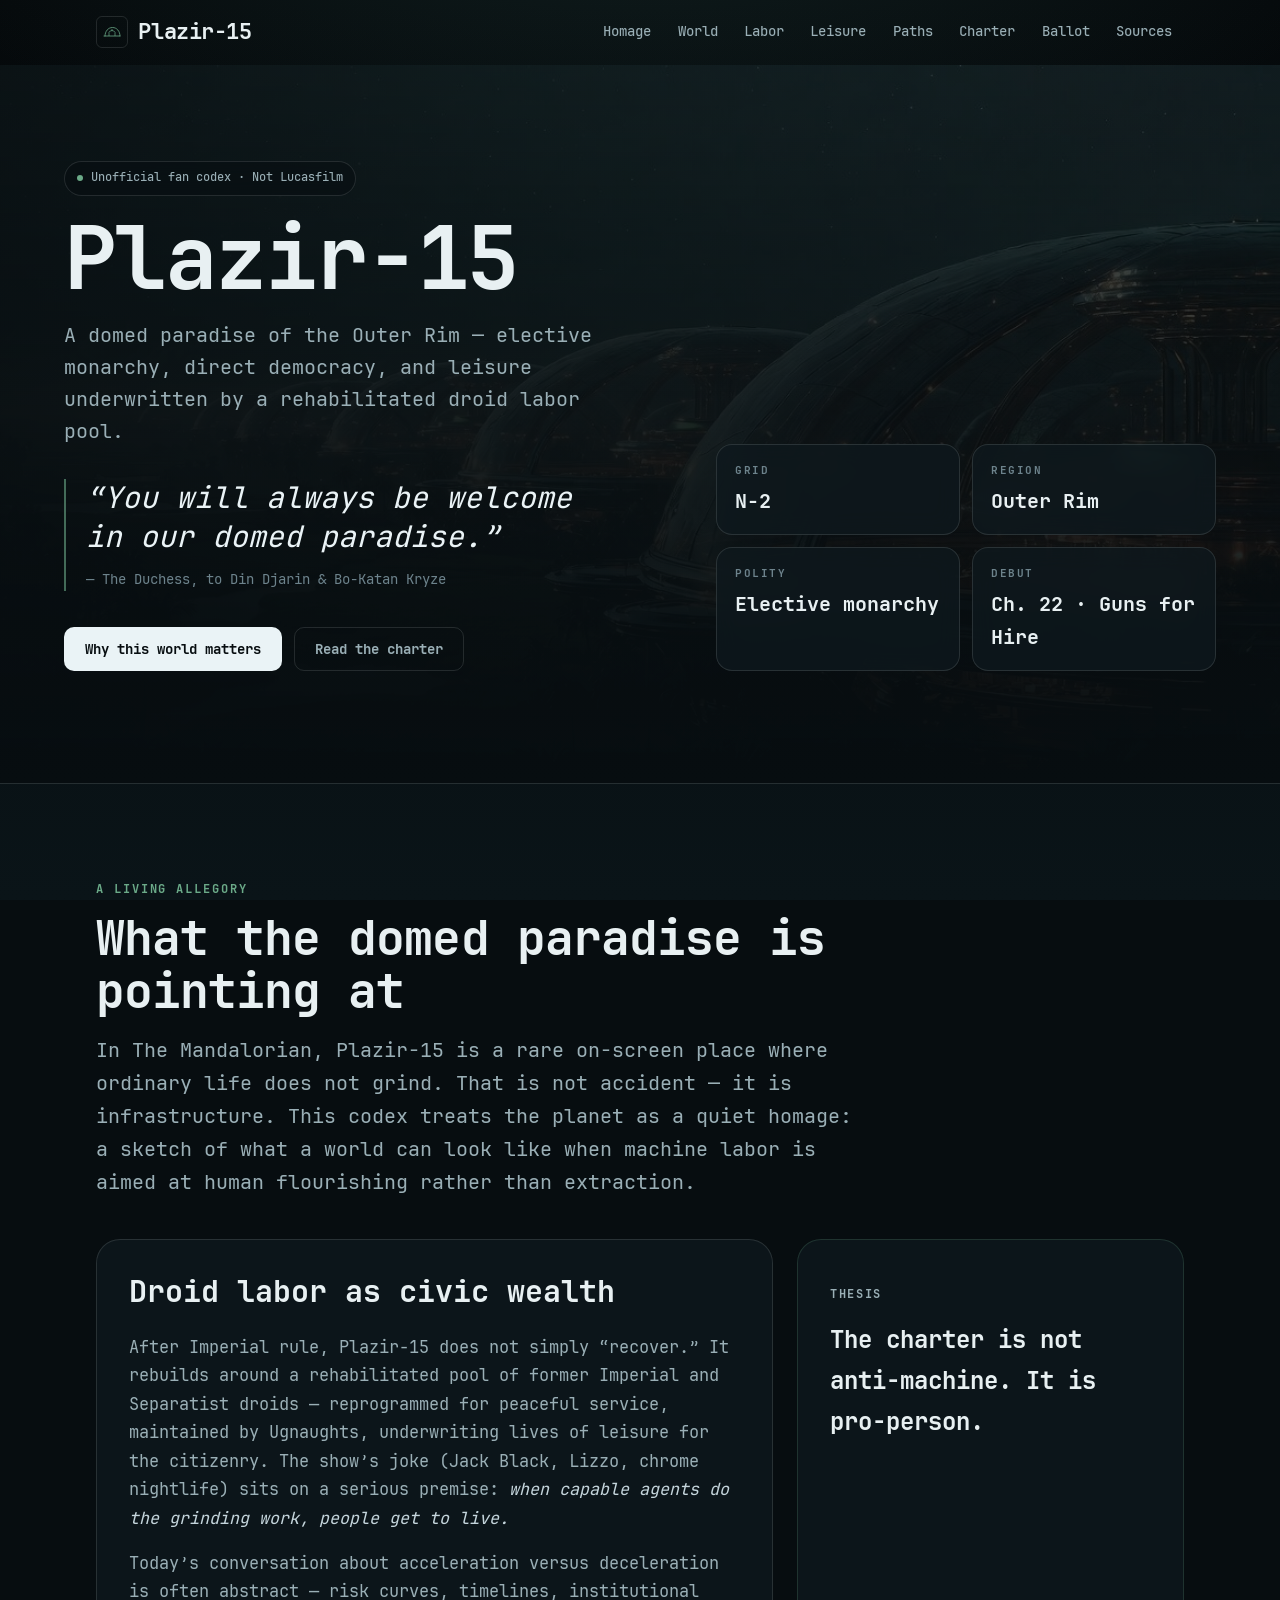
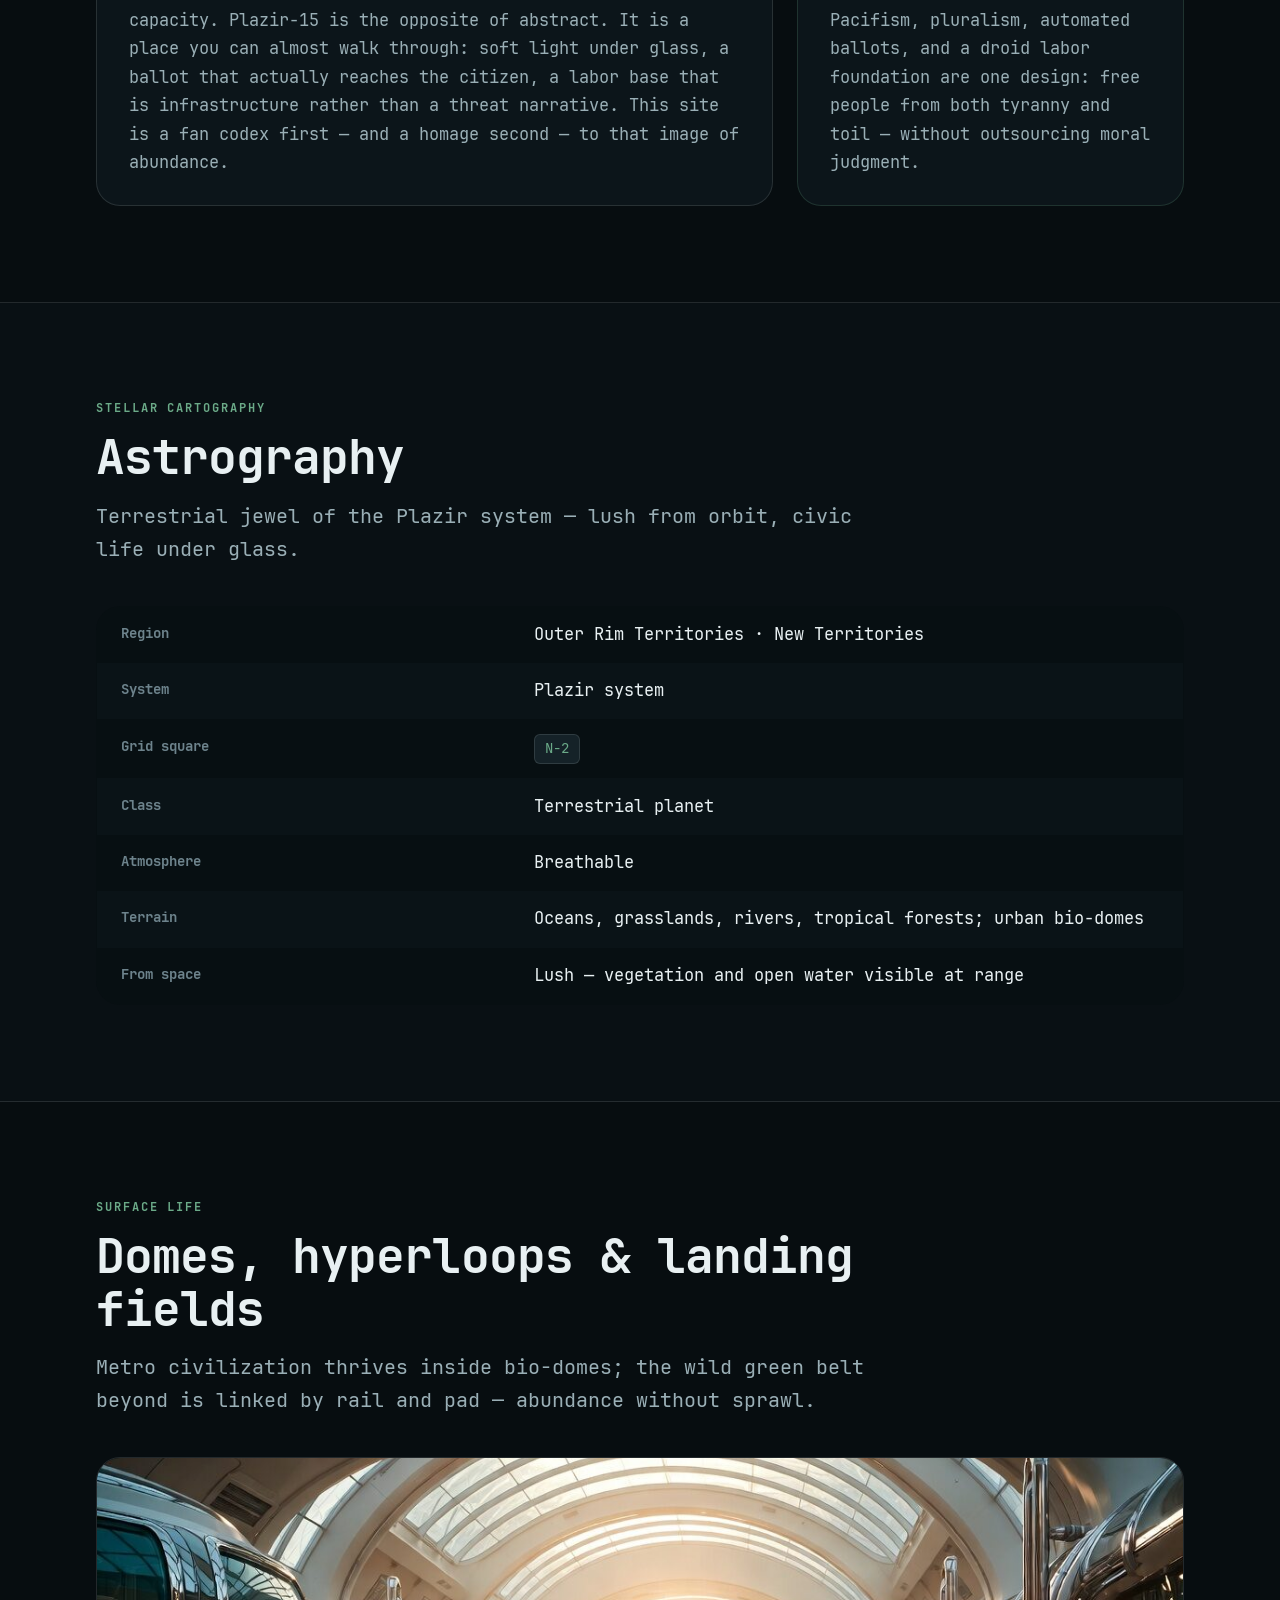
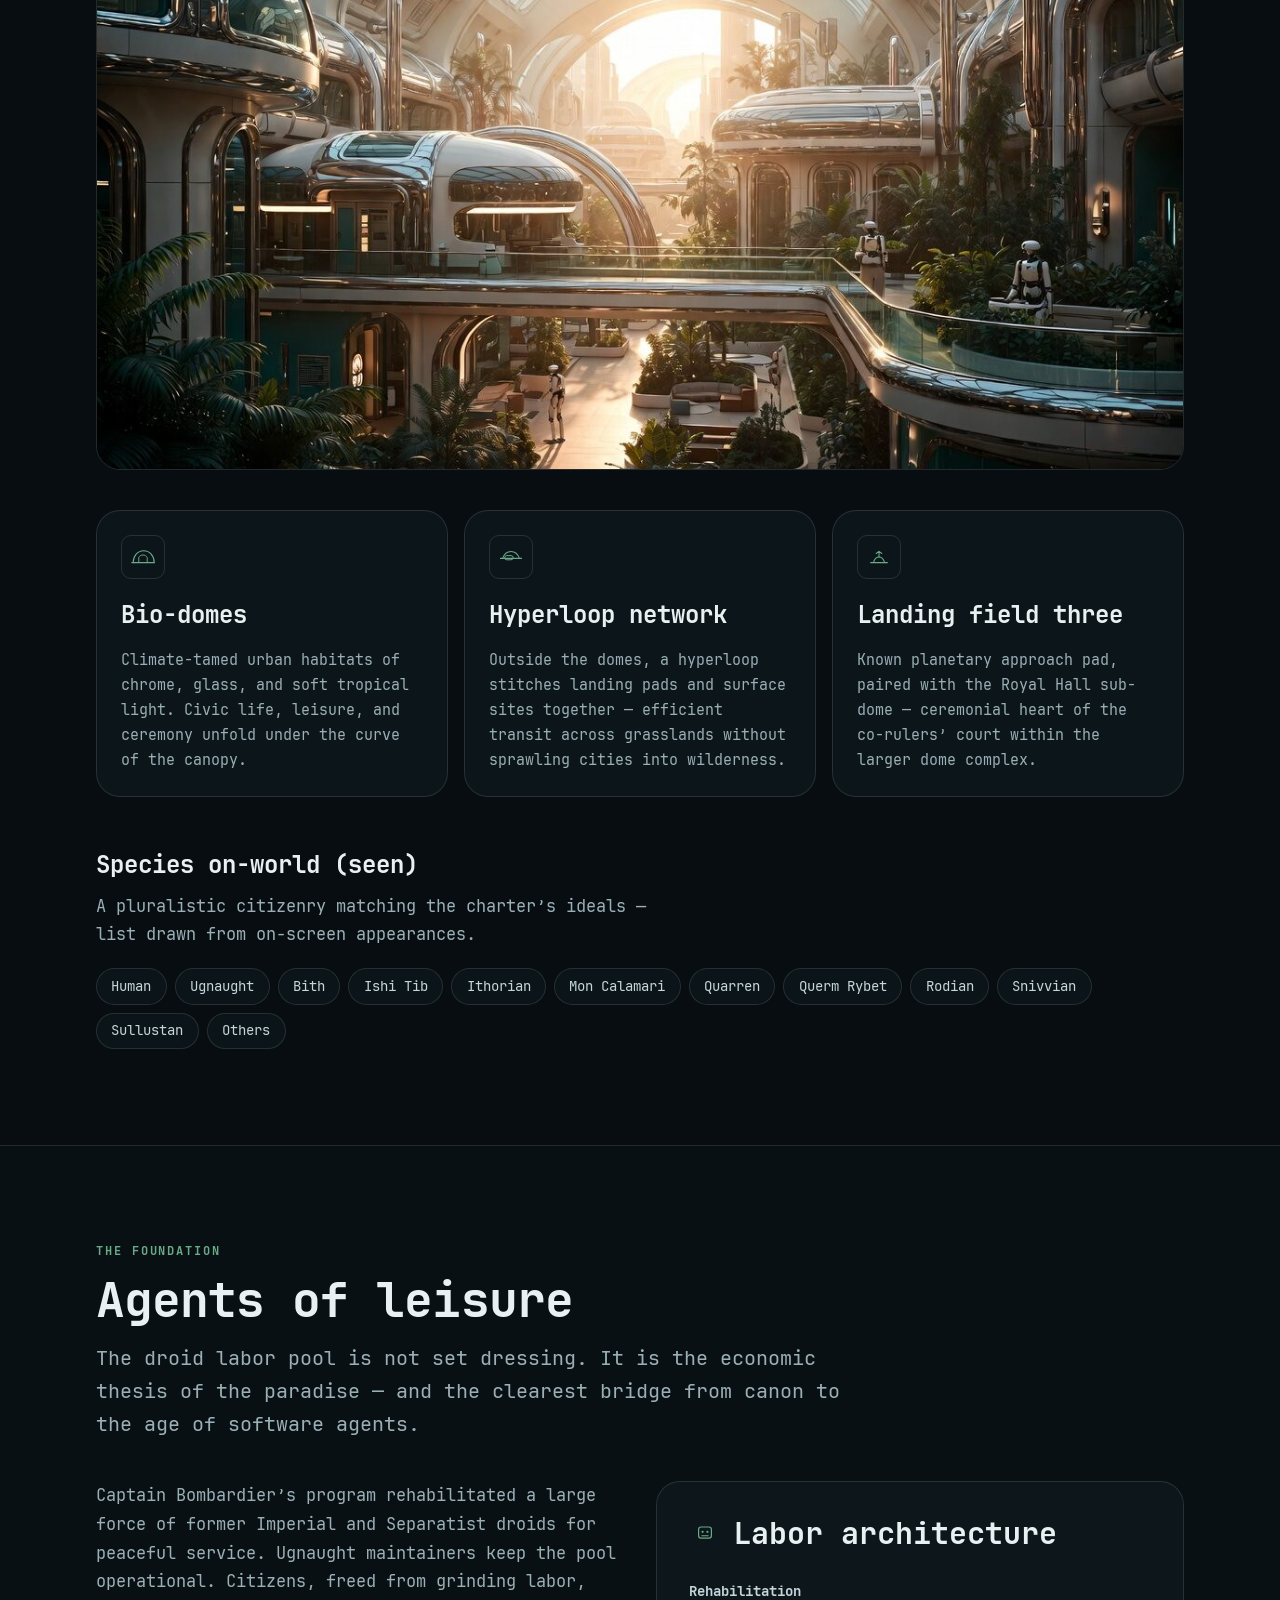
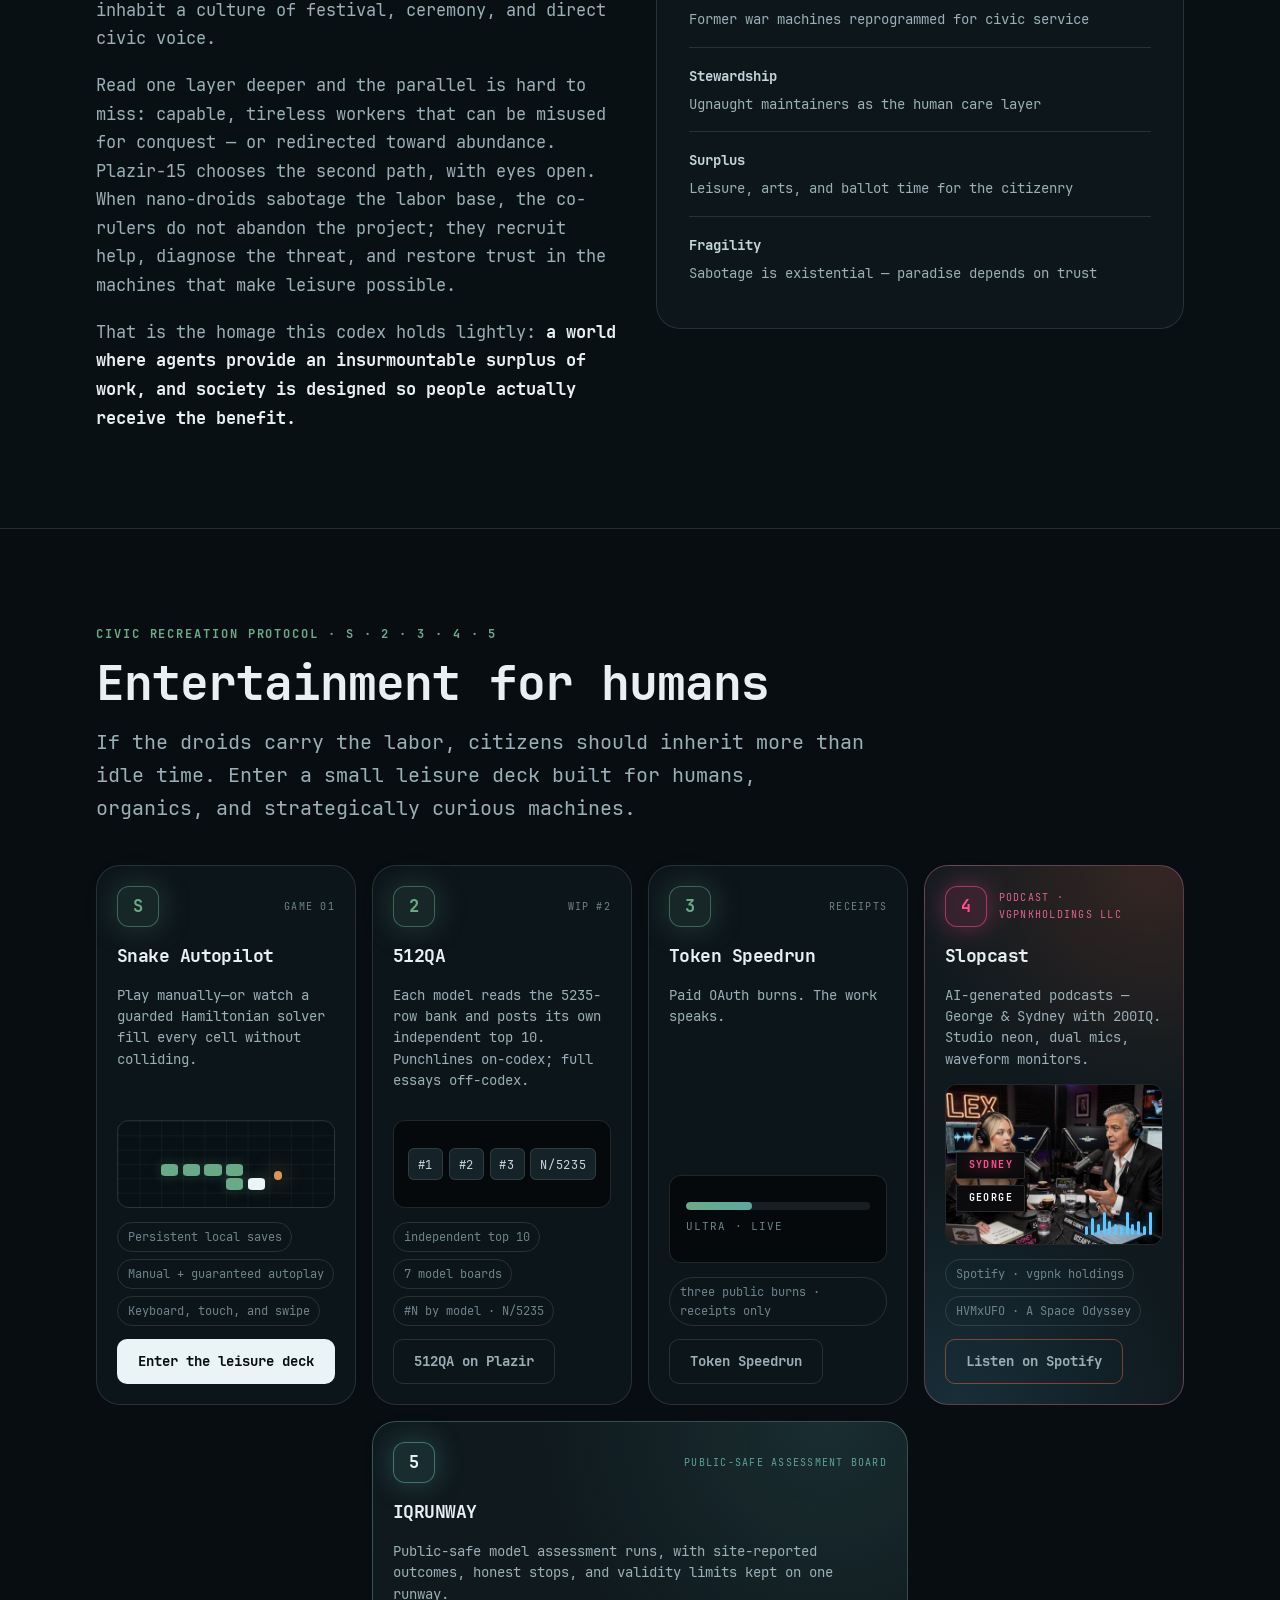
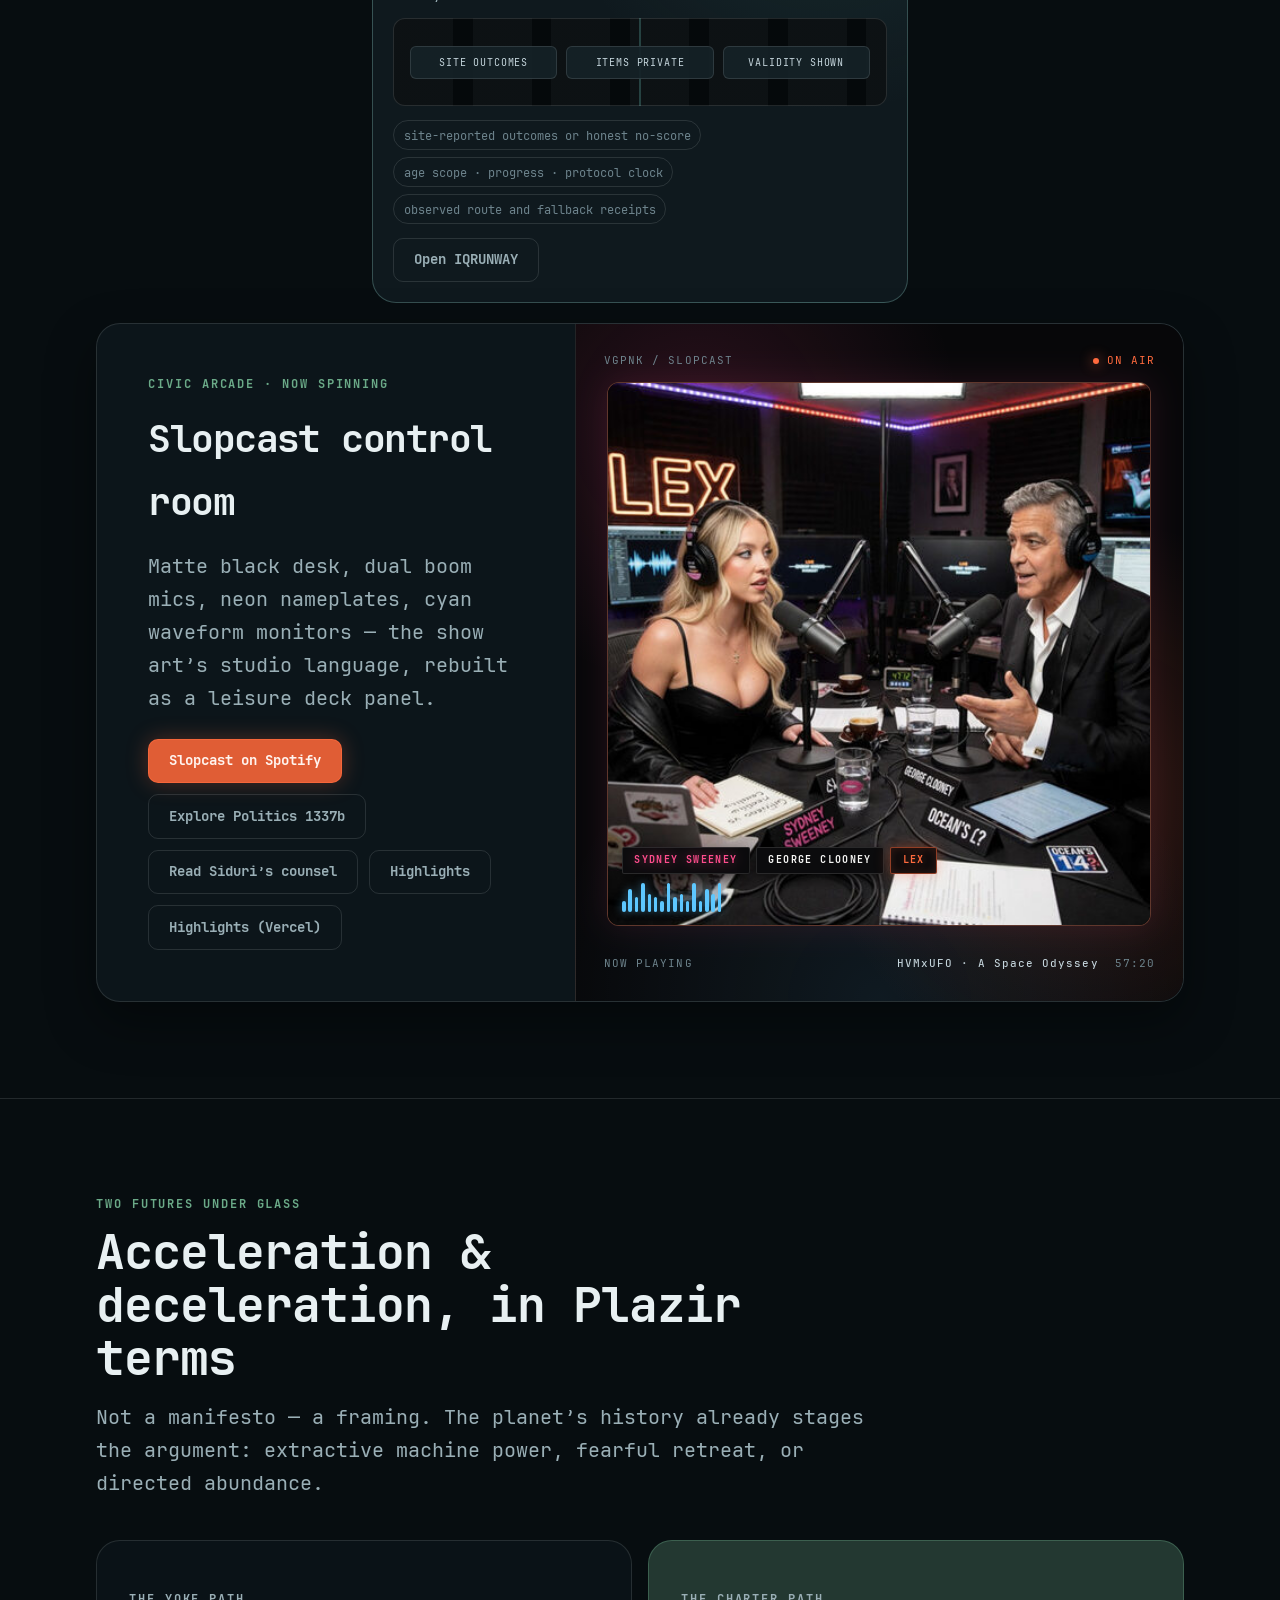
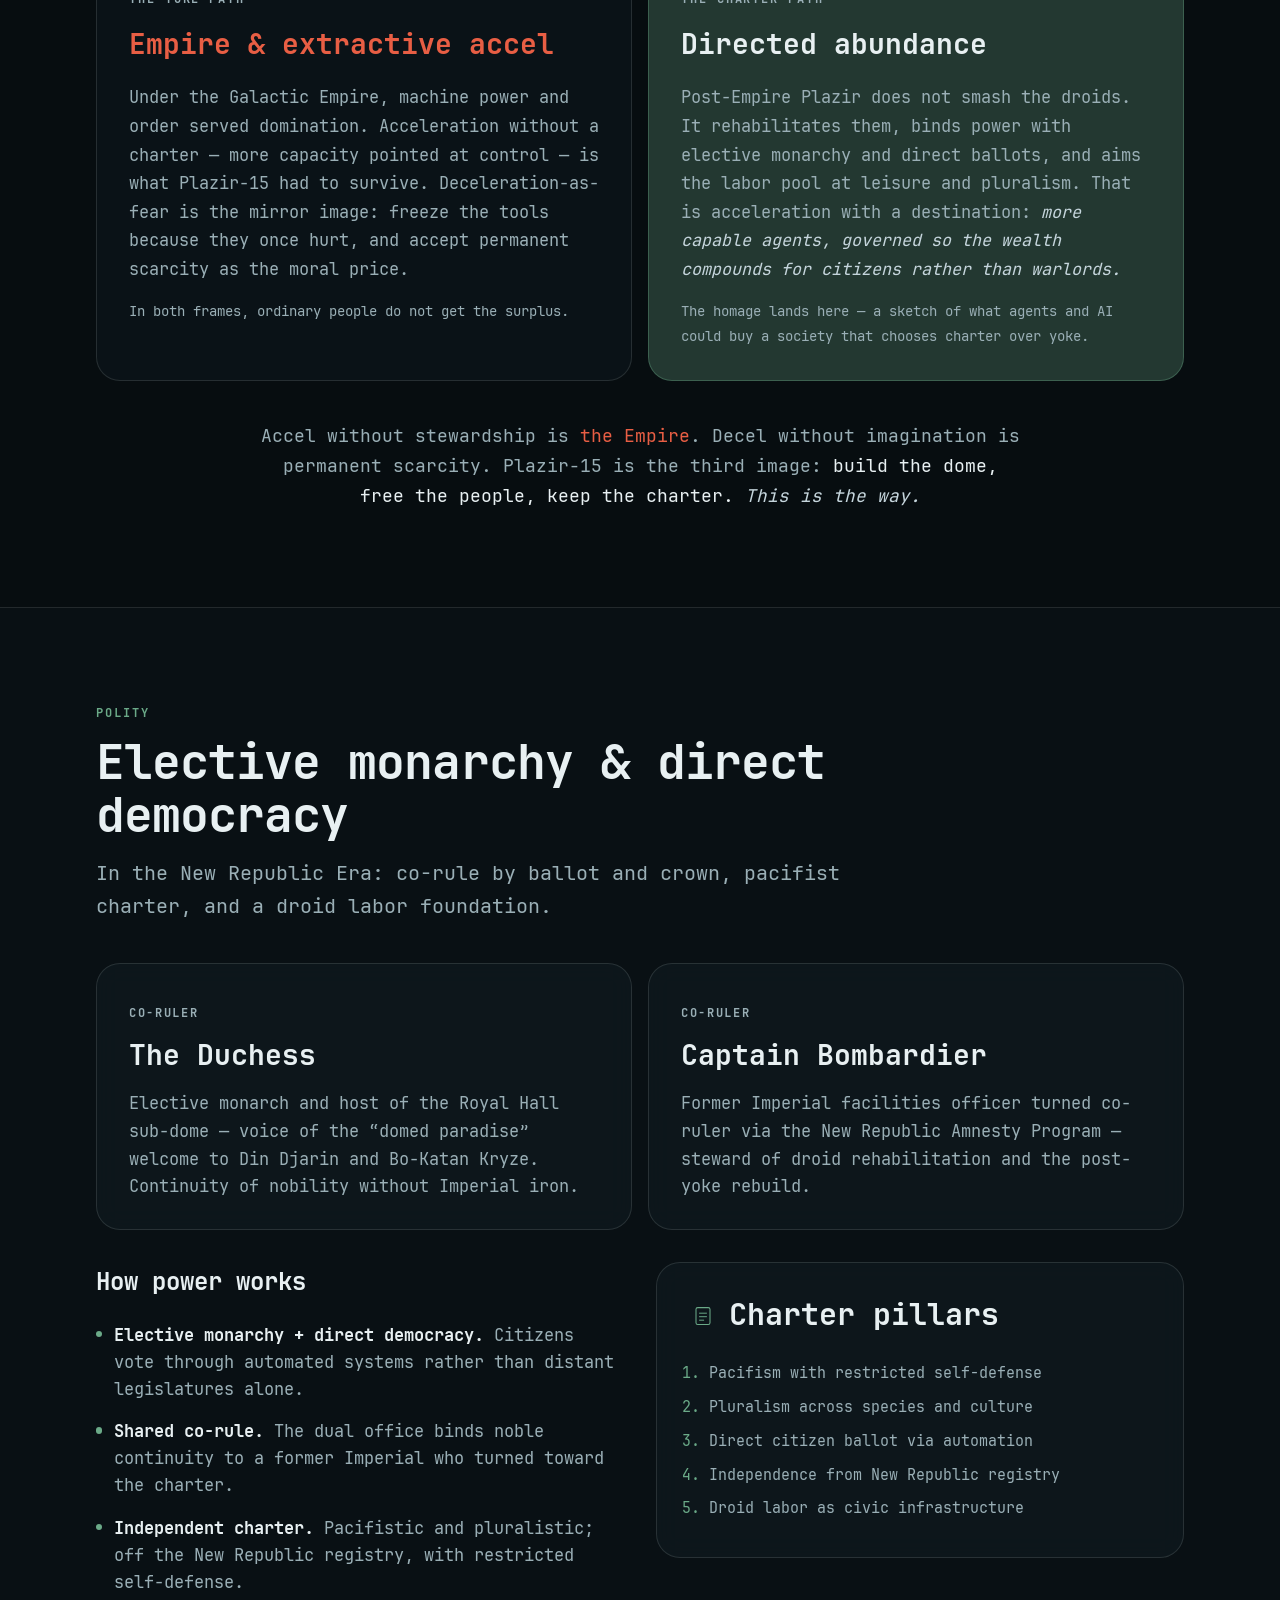
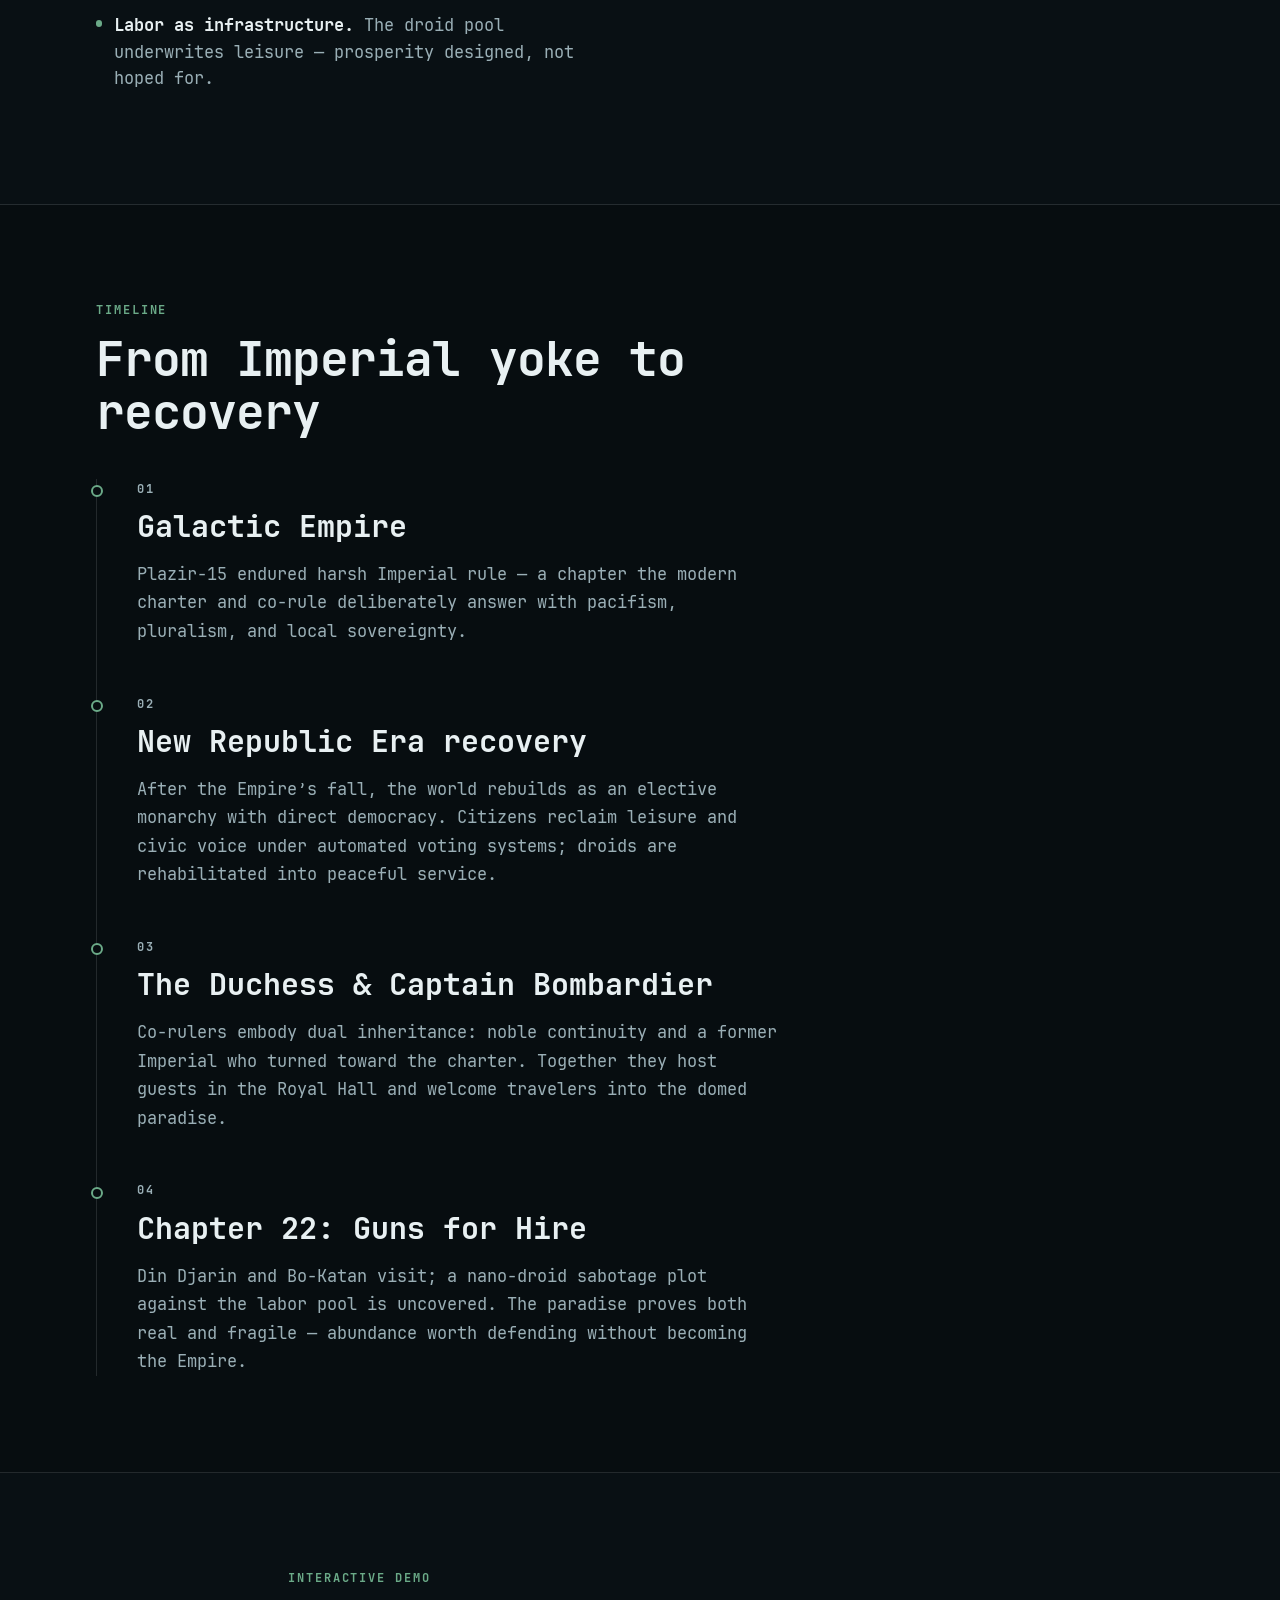
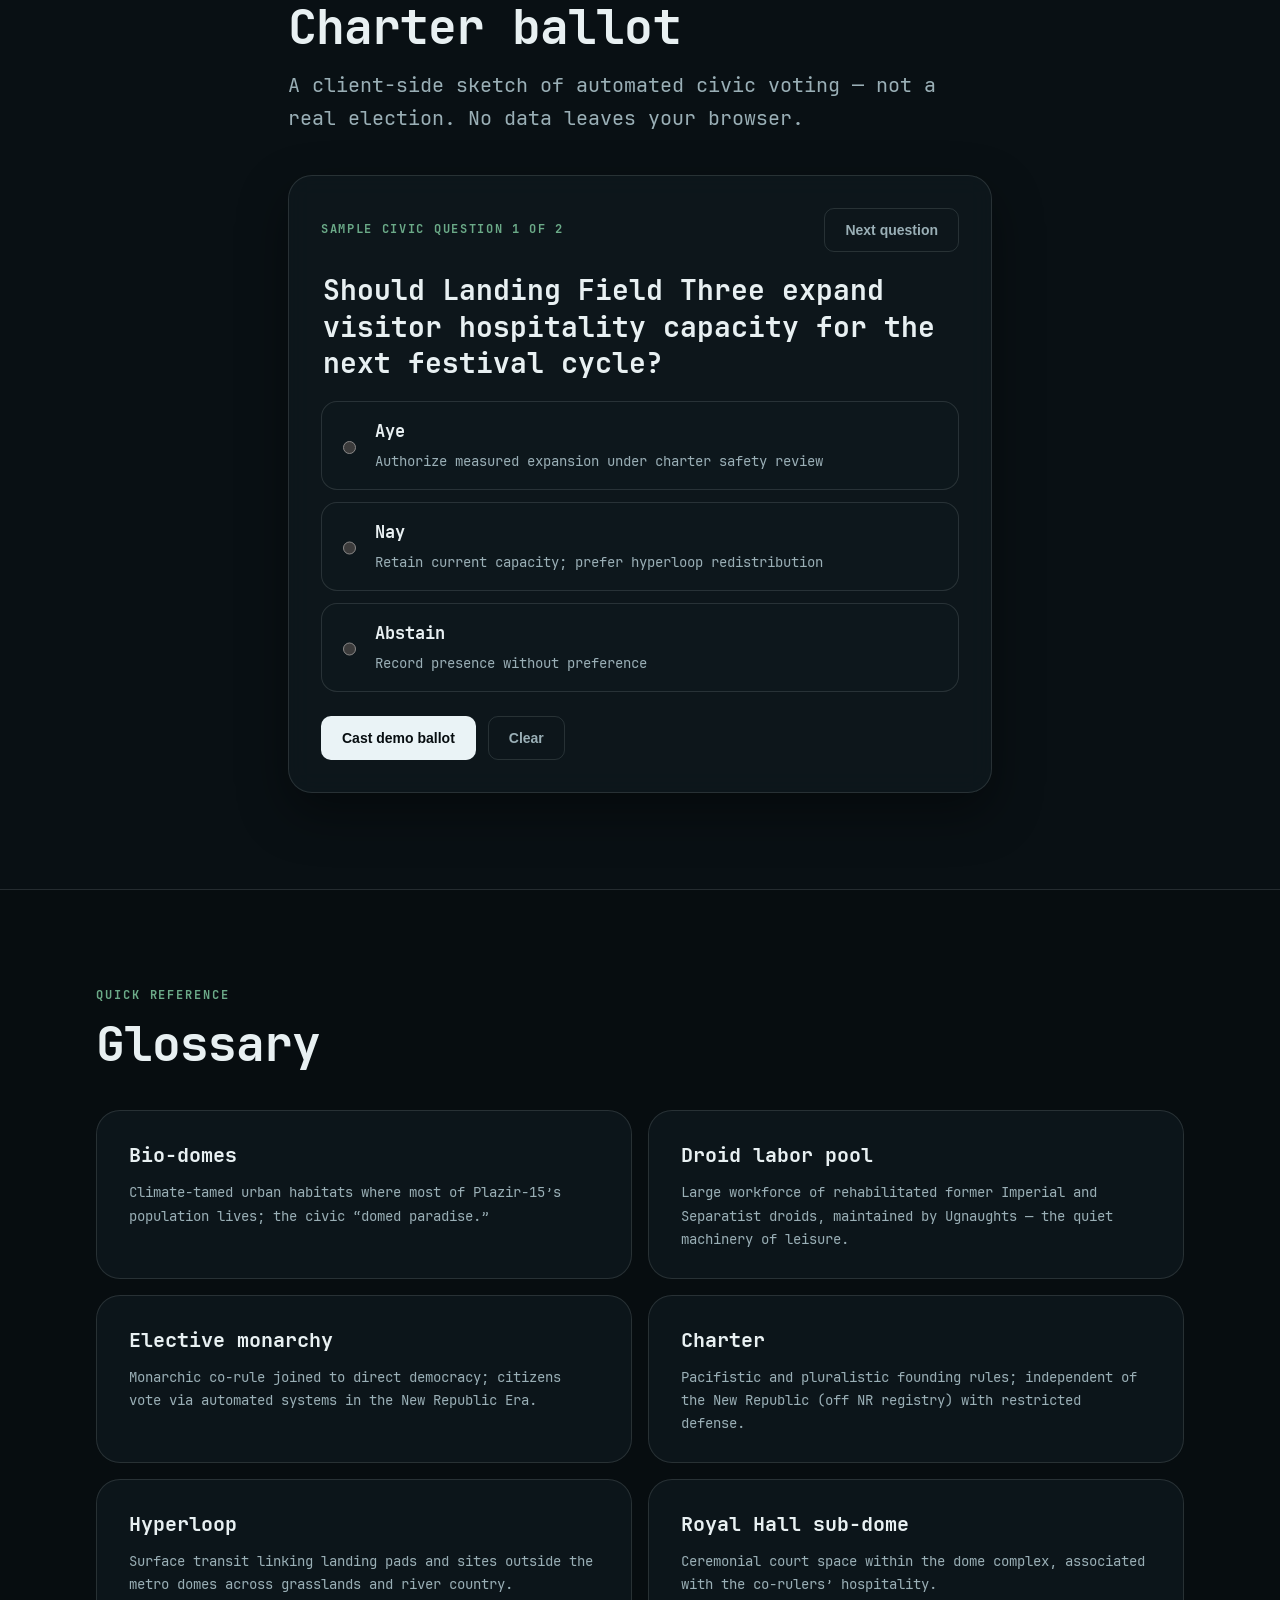
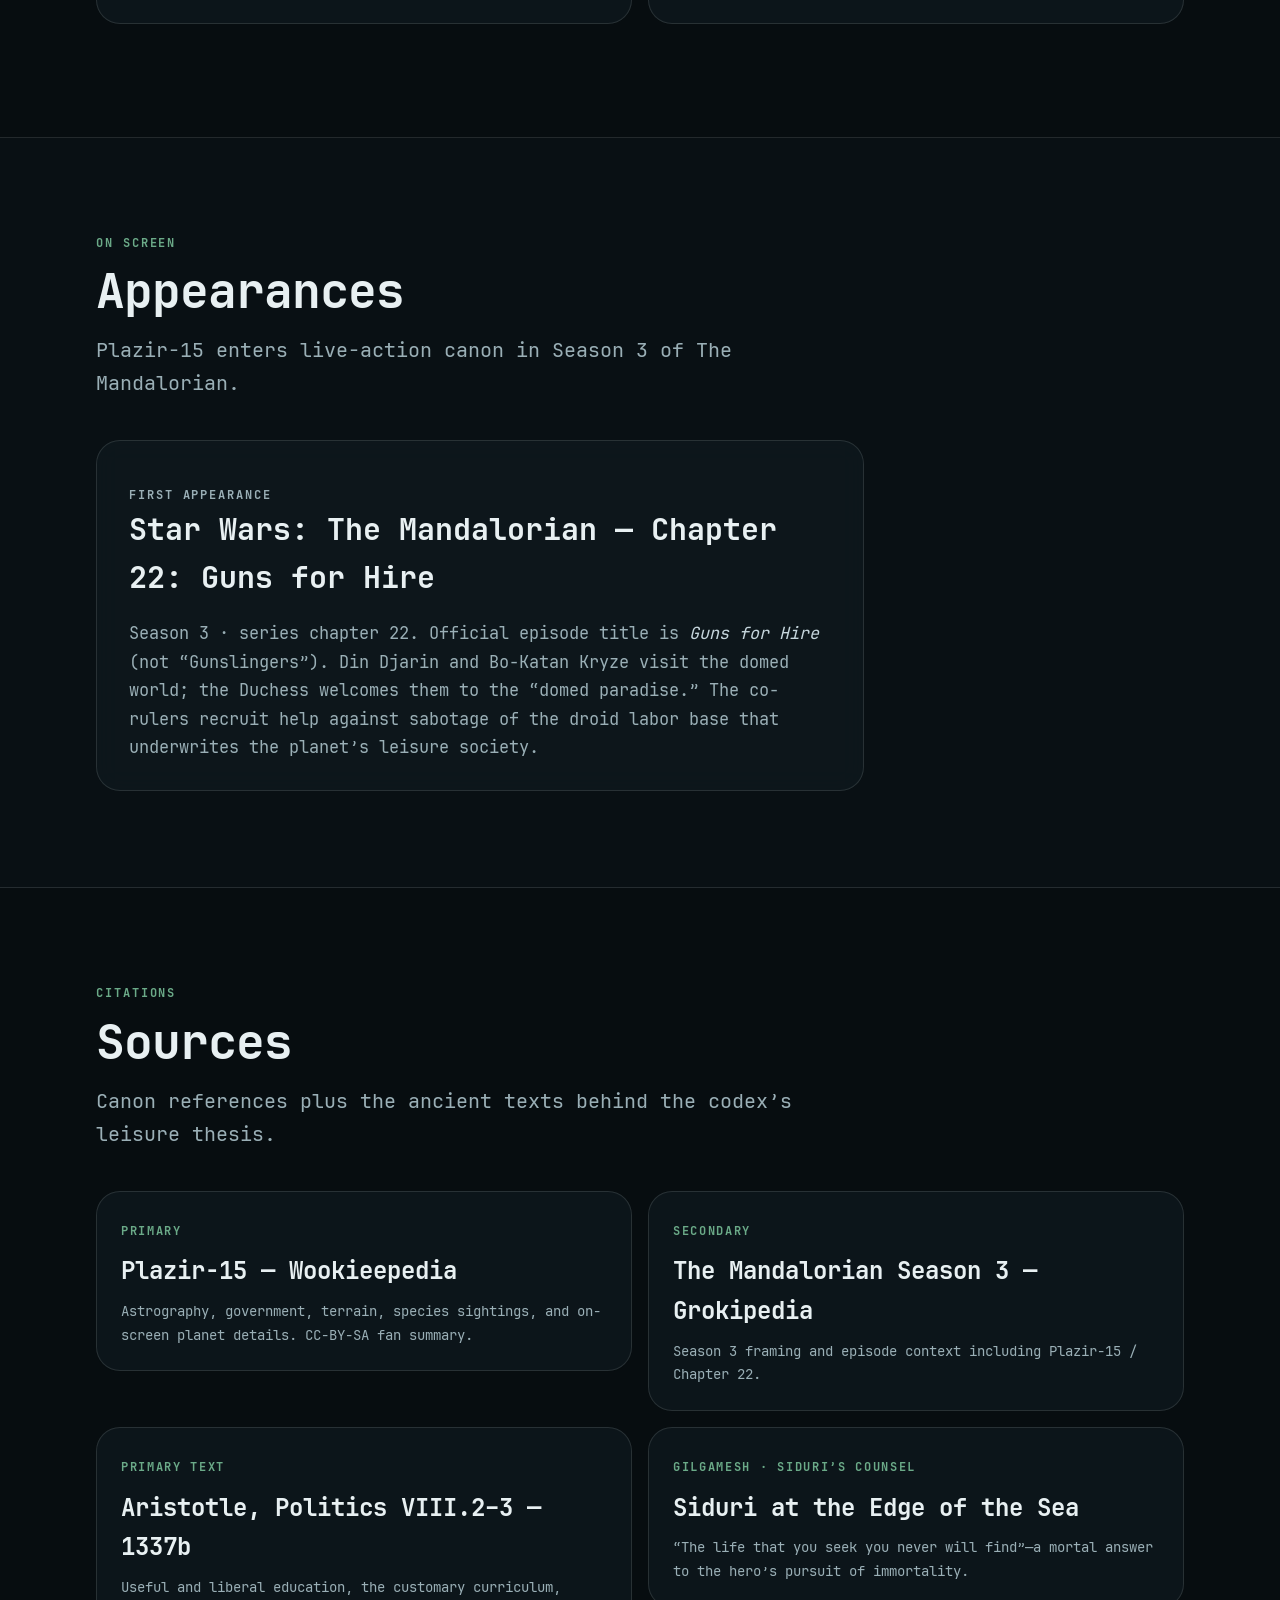
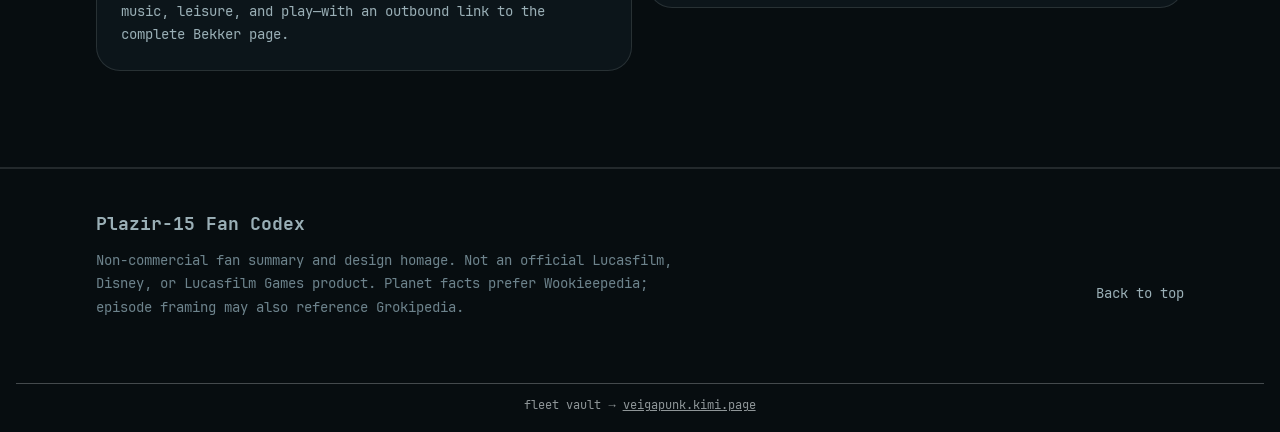
<file: index.html>
<!DOCTYPE html>
<html lang="en">
<head>
  <meta charset="UTF-8" />
  <meta name="viewport" content="width=device-width, initial-scale=1" />
  <meta name="description" content="Unofficial fan codex for Plazir-15 from The Mandalorian — a homage to abundance under glass, droid labor as civic infrastructure, and the choice between acceleration and retreat." />
  <meta name="theme-color" content="#070d10" />
  <meta name="color-scheme" content="dark" />
  <meta name="robots" content="index,follow" />
  <link rel="canonical" href="https://veigapunk.github.io/plazir-15-site/" />
  <meta property="og:type" content="website" />
  <meta property="og:site_name" content="Plazir-15 Fan Codex" />
  <meta property="og:title" content="Plazir-15 — Domed Paradise of the Outer Rim" />
  <meta property="og:description" content="Unofficial fan codex: bio-domes, elective monarchy, droid labor as abundance — a homage to agents and directed prosperity." />
  <meta property="og:url" content="https://veigapunk.github.io/plazir-15-site/" />
  <meta property="og:image" content="https://veigapunk.github.io/plazir-15-site/images/hero-domes.jpg" />
  <meta name="twitter:card" content="summary_large_image" />
  <meta name="twitter:title" content="Plazir-15 — Domed Paradise" />
  <meta name="twitter:description" content="Unofficial fan codex for Plazir-15 (The Mandalorian Ch. 22). Homage to abundance under glass." />
  <meta name="twitter:image" content="https://veigapunk.github.io/plazir-15-site/images/hero-domes.jpg" />
  <title>Plazir-15 — Domed Paradise of the Outer Rim | Fan Codex</title>
  <link rel="icon" href="assets/favicon.svg" type="image/svg+xml" />
  <link rel="preload" href="assets/fonts/JetBrainsMonoNLNerdFontMono-Regular.woff2" as="font" type="font/woff2" crossorigin />
  <link rel="preload" href="assets/fonts/JetBrainsMonoNLNerdFontMono-Medium.woff2" as="font" type="font/woff2" crossorigin />
  <link rel="stylesheet" href="styles.css" />
  <link rel="manifest" href="site.webmanifest" />
  <script type="application/ld+json">
  {
    "@context": "https://schema.org",
    "@type": "WebSite",
    "name": "Plazir-15 Fan Codex",
    "url": "https://veigapunk.github.io/plazir-15-site/",
    "description": "Unofficial fan codex for Plazir-15 from The Mandalorian."
  }
  </script>
</head>
<body>
  <a class="skip-link" href="#main">Skip to content</a>

  <header class="site-header" id="top">
    <div class="section-max header-inner">
      <a class="brand" href="#top" aria-label="Plazir-15 home">
        <span class="brand-mark" aria-hidden="true">
          <svg width="20" height="20" viewBox="0 0 40 40" fill="none"><path d="M6 28c0-9.4 6.3-17 15-17s15 7.6 15 17" stroke="currentColor" stroke-width="1.6" stroke-linecap="round"/><path d="M4 28h32" stroke="currentColor" stroke-width="1.6" stroke-linecap="round"/><path d="M14 28V20.5a7 7 0 0 1 12 0V28" stroke="currentColor" stroke-width="1.4"/><circle cx="20" cy="16" r="1.4" fill="currentColor"/></svg>
        </span>
        <span class="brand-text">Plazir-15</span>
      </a>
      <button type="button" class="nav-toggle" id="nav-toggle" aria-expanded="false" aria-controls="mobile-nav" aria-label="Open menu">
        <svg width="20" height="20" viewBox="0 0 24 24" fill="none" aria-hidden="true"><path d="M4 7h16M4 12h16M4 17h16" stroke="currentColor" stroke-width="1.6" stroke-linecap="round"/></svg>
      </button>
      <nav class="site-nav" aria-label="Primary">
        <a href="#homage">Homage</a>
        <a href="#world">World</a>
        <a href="#labor">Labor</a>
        <a href="#leisure">Leisure</a>
        <a href="#paths">Paths</a>
        <a href="#charter">Charter</a>
        <a href="#ballot">Ballot</a>
        <a href="#sources">Sources</a>
      </nav>
    </div>
    <nav class="mobile-nav" id="mobile-nav" aria-label="Mobile">
      <ul class="section-max">
        <li><a href="#homage">Homage</a></li>
        <li><a href="#world">World</a></li>
        <li><a href="#labor">Labor</a></li>
        <li><a href="#leisure">Leisure</a></li>
        <li><a href="#paths">Paths</a></li>
        <li><a href="#charter">Charter</a></li>
        <li><a href="#ballot">Ballot</a></li>
        <li><a href="#sources">Sources</a></li>
      </ul>
    </nav>
  </header>

  <main id="main" tabindex="-1">
    <section class="hero" aria-labelledby="hero-title">
      <div class="hero-bg" aria-hidden="true">
        <img src="images/hero-domes.jpg" alt="" width="1168" height="784" decoding="async" />
      </div>
      <div class="section-max hero-grid">
        <div>
          <p class="fan-badge"><span class="fan-badge-dot" aria-hidden="true"></span> Unofficial fan codex · Not Lucasfilm</p>
          <h1 id="hero-title" class="hero-title">Plazir-15</h1>
          <p class="hero-tagline">A domed paradise of the Outer Rim — elective monarchy, direct democracy, and leisure underwritten by a rehabilitated droid labor pool.</p>
          <blockquote class="hero-quote">
            <p>“You will always be welcome in our domed paradise.”</p>
            <footer>— The Duchess, to Din Djarin & Bo-Katan Kryze</footer>
          </blockquote>
          <div class="hero-actions">
            <a class="btn btn-primary" href="#homage">Why this world matters</a>
            <a class="btn btn-ghost" href="#charter">Read the charter</a>
          </div>
        </div>
        <ul class="hero-stats" aria-label="Planet at a glance">
          <li class="glass"><span class="hero-stats-k">Grid</span><span class="hero-stats-v">N-2</span></li>
          <li class="glass"><span class="hero-stats-k">Region</span><span class="hero-stats-v">Outer Rim</span></li>
          <li class="glass"><span class="hero-stats-k">Polity</span><span class="hero-stats-v">Elective monarchy</span></li>
          <li class="glass"><span class="hero-stats-k">Debut</span><span class="hero-stats-v">Ch. 22 · Guns for Hire</span></li>
        </ul>
      </div>
    </section>

    <section class="section" id="homage" aria-labelledby="homage-heading">
      <div class="section-max">
        <header class="section-head">
          <p class="eyebrow">A living allegory</p>
          <h2 id="homage-heading">What the domed paradise is pointing at</h2>
          <p class="lede">In The Mandalorian, Plazir-15 is a rare on-screen place where ordinary life does not grind. That is not accident — it is infrastructure. This codex treats the planet as a quiet homage: a sketch of what a world can look like when machine labor is aimed at human flourishing rather than extraction.</p>
        </header>
        <div class="homage-grid">
          <article class="panel glass">
            <h3>Droid labor as civic wealth</h3>
            <p>After Imperial rule, Plazir-15 does not simply “recover.” It rebuilds around a rehabilitated pool of former Imperial and Separatist droids — reprogrammed for peaceful service, maintained by Ugnaughts, underwriting lives of leisure for the citizenry. The show’s joke (Jack Black, Lizzo, chrome nightlife) sits on a serious premise: <em>when capable agents do the grinding work, people get to live.</em></p>
            <p>Today’s conversation about acceleration versus deceleration is often abstract — risk curves, timelines, institutional capacity. Plazir-15 is the opposite of abstract. It is a place you can almost walk through: soft light under glass, a ballot that actually reaches the citizen, a labor base that is infrastructure rather than a threat narrative. This site is a fan codex first — and a homage second — to that image of abundance.</p>
          </article>
          <aside class="panel glass thesis-panel">
            <div>
              <p class="thesis-label">Thesis</p>
              <p class="thesis-text">The charter is not anti-machine. It is pro-person.</p>
            </div>
            <p>Pacifism, pluralism, automated ballots, and a droid labor foundation are one design: free people from both tyranny and toil — without outsourcing moral judgment.</p>
          </aside>
        </div>
      </div>
    </section>

    <section class="section section--tint" id="astrography" aria-labelledby="astro-heading">
      <div class="section-max">
        <header class="section-head">
          <p class="eyebrow">Stellar cartography</p>
          <h2 id="astro-heading">Astrography</h2>
          <p class="lede">Terrestrial jewel of the Plazir system — lush from orbit, civic life under glass.</p>
        </header>
        <table class="astro-table">
          <caption class="sr-only">Canonical location and planetary class for Plazir-15</caption>
          <tbody>
            <tr><th scope="row">Region</th><td>Outer Rim Territories · New Territories</td></tr>
            <tr><th scope="row">System</th><td>Plazir system</td></tr>
            <tr><th scope="row">Grid square</th><td><span class="chip">N-2</span></td></tr>
            <tr><th scope="row">Class</th><td>Terrestrial planet</td></tr>
            <tr><th scope="row">Atmosphere</th><td>Breathable</td></tr>
            <tr><th scope="row">Terrain</th><td>Oceans, grasslands, rivers, tropical forests; urban bio-domes</td></tr>
            <tr><th scope="row">From space</th><td>Lush — vegetation and open water visible at range</td></tr>
          </tbody>
        </table>
      </div>
    </section>

    <section class="section" id="world" aria-labelledby="world-heading">
      <div class="section-max">
        <header class="section-head">
          <p class="eyebrow">Surface life</p>
          <h2 id="world-heading">Domes, hyperloops & landing fields</h2>
          <p class="lede">Metro civilization thrives inside bio-domes; the wild green belt beyond is linked by rail and pad — abundance without sprawl.</p>
        </header>
        <div class="feature-img">
          <img src="images/interior-leisure.jpg" alt="Interior of a bio-dome city: chrome walkways, tropical plantings, and service droids under a glass canopy at golden hour." width="1168" height="784" loading="lazy" decoding="async" />
        </div>
        <div class="card-grid">
          <article class="card glass">
            <div class="card-icon" aria-hidden="true">
              <svg width="28" height="28" viewBox="0 0 40 40" fill="none"><path d="M6 28c0-9.4 6.3-17 15-17s15 7.6 15 17" stroke="currentColor" stroke-width="1.6" stroke-linecap="round"/><path d="M4 28h32" stroke="currentColor" stroke-width="1.6" stroke-linecap="round"/><path d="M14 28V20.5a7 7 0 0 1 12 0V28" stroke="currentColor" stroke-width="1.4"/></svg>
            </div>
            <h3>Bio-domes</h3>
            <p>Climate-tamed urban habitats of chrome, glass, and soft tropical light. Civic life, leisure, and ceremony unfold under the curve of the canopy.</p>
          </article>
          <article class="card glass">
            <div class="card-icon" aria-hidden="true">
              <svg width="28" height="28" viewBox="0 0 40 40" fill="none"><path d="M5 22h30" stroke="currentColor" stroke-width="1.6" stroke-linecap="round"/><path d="M8 22c2-6 6-10 12-10s10 4 12 10" stroke="currentColor" stroke-width="1.5" stroke-linecap="round"/><rect x="11" y="18" width="12" height="6" rx="3" stroke="currentColor" stroke-width="1.4"/></svg>
            </div>
            <h3>Hyperloop network</h3>
            <p>Outside the domes, a hyperloop stitches landing pads and surface sites together — efficient transit across grasslands without sprawling cities into wilderness.</p>
          </article>
          <article class="card glass">
            <div class="card-icon" aria-hidden="true">
              <svg width="28" height="28" viewBox="0 0 40 40" fill="none"><path d="M8 28h24" stroke="currentColor" stroke-width="1.6" stroke-linecap="round"/><path d="M12 28c1.5-5 4-8 8-8s6.5 3 8 8" stroke="currentColor" stroke-width="1.5" stroke-linecap="round"/><path d="M20 12v8M16 15l4-3 4 3" stroke="currentColor" stroke-width="1.5" stroke-linecap="round" stroke-linejoin="round"/></svg>
            </div>
            <h3>Landing field three</h3>
            <p>Known planetary approach pad, paired with the Royal Hall sub-dome — ceremonial heart of the co-rulers’ court within the larger dome complex.</p>
          </article>
        </div>
        <div class="mt-12">
          <h3 class="species-heading">Species on-world (seen)</h3>
          <p class="species-lede">A pluralistic citizenry matching the charter’s ideals — list drawn from on-screen appearances.</p>
          <ul class="species-chips" aria-label="Species observed on Plazir-15">
            <li>Human</li><li>Ugnaught</li><li>Bith</li><li>Ishi Tib</li><li>Ithorian</li><li>Mon Calamari</li><li>Quarren</li><li>Querm Rybet</li><li>Rodian</li><li>Snivvian</li><li>Sullustan</li><li>Others</li>
          </ul>
        </div>
      </div>
    </section>

    <section class="section section--tint" id="labor" aria-labelledby="labor-heading">
      <div class="section-max">
        <header class="section-head">
          <p class="eyebrow">The foundation</p>
          <h2 id="labor-heading">Agents of leisure</h2>
          <p class="lede">The droid labor pool is not set dressing. It is the economic thesis of the paradise — and the clearest bridge from canon to the age of software agents.</p>
        </header>
        <div class="split-2">
          <div class="prose">
            <p>Captain Bombardier’s program rehabilitated a large force of former Imperial and Separatist droids for peaceful service. Ugnaught maintainers keep the pool operational. Citizens, freed from grinding labor, inhabit a culture of festival, ceremony, and direct civic voice.</p>
            <p>Read one layer deeper and the parallel is hard to miss: capable, tireless workers that can be misused for conquest — or redirected toward abundance. Plazir-15 chooses the second path, with eyes open. When nano-droids sabotage the labor base, the co-rulers do not abandon the project; they recruit help, diagnose the threat, and restore trust in the machines that make leisure possible.</p>
            <p>That is the homage this codex holds lightly: <strong>a world where agents provide an insurmountable surplus of work, and society is designed so people actually receive the benefit.</strong></p>
          </div>
          <div class="panel glass">
            <div class="panel-title-row">
              <svg width="32" height="32" viewBox="0 0 40 40" fill="none" aria-hidden="true"><rect x="12" y="10" width="16" height="14" rx="3" stroke="currentColor" stroke-width="1.5"/><circle cx="17" cy="16" r="1.4" fill="currentColor"/><circle cx="23" cy="16" r="1.4" fill="currentColor"/><path d="M16 21h8" stroke="currentColor" stroke-width="1.4" stroke-linecap="round"/></svg>
              <h3>Labor architecture</h3>
            </div>
            <ul class="labor-list">
              <li><strong>Rehabilitation</strong><span>Former war machines reprogrammed for civic service</span></li>
              <li><strong>Stewardship</strong><span>Ugnaught maintainers as the human care layer</span></li>
              <li><strong>Surplus</strong><span>Leisure, arts, and ballot time for the citizenry</span></li>
              <li><strong>Fragility</strong><span>Sabotage is existential — paradise depends on trust</span></li>
            </ul>
          </div>
        </div>
      </div>
    </section>

    <section class="section" id="leisure" aria-labelledby="leisure-heading">
      <div class="section-max">
        <header class="section-head">
          <p class="eyebrow">Civic recreation protocol · S · 2 · 3 · 4 · 5</p>
          <h2 id="leisure-heading">Entertainment for humans</h2>
          <p class="lede">If the droids carry the labor, citizens should inherit more than idle time. Enter a small leisure deck built for humans, organics, and strategically curious machines.</p>
        </header>

        <div class="leisure-deck">
          <article class="leisure-card leisure-card--snake glass">
            <div class="leisure-card-top">
              <span class="leisure-game-mark" aria-hidden="true">S</span>
              <p class="leisure-card-kicker">Game 01</p>
            </div>
            <h3>Snake Autopilot</h3>
            <p>Play manually—or watch a guarded Hamiltonian solver fill every cell without colliding.</p>
            <div class="leisure-mini leisure-mini--snake" aria-hidden="true">
              <i class="preview-food"></i>
              <span style="--x:2;--y:3"></span><span style="--x:3;--y:3"></span><span style="--x:4;--y:3"></span>
              <span style="--x:5;--y:3"></span><span style="--x:5;--y:4"></span><span class="preview-head" style="--x:6;--y:4"></span>
            </div>
            <ul class="leisure-specs" aria-label="Snake Autopilot features">
              <li>Persistent local saves</li>
              <li>Manual + guaranteed autoplay</li>
              <li>Keyboard, touch, and swipe</li>
            </ul>
            <a class="btn btn-primary" href="snake/">Enter the leisure deck</a>
          </article>

          <article class="leisure-card leisure-card--qa glass">
            <div class="leisure-card-top">
              <span class="leisure-game-mark" aria-hidden="true">2</span>
              <p class="leisure-card-kicker">WIP #2</p>
            </div>
            <h3>512QA</h3>
            <p>Each model reads the 5235-row bank and posts its own independent top 10. Punchlines on-codex; full essays off-codex.</p>
            <div class="leisure-mini leisure-mini--qa" aria-hidden="true">
              <span>#1</span><span>#2</span><span>#3</span><span>N/5235</span>
            </div>
            <ul class="leisure-specs" aria-label="512QA campaign features">
              <li>independent top 10</li>
              <li>7 model boards</li>
              <li>#N by model · N/5235</li>
            </ul>
            <a class="btn btn-ghost" href="512qa/">512QA on Plazir</a>
          </article>

          <article class="leisure-card leisure-card--speedrun glass">
            <div class="leisure-card-top">
              <span class="leisure-game-mark" aria-hidden="true">3</span>
              <p class="leisure-card-kicker">Receipts</p>
            </div>
            <h3>Token Speedrun</h3>
            <p>Paid OAuth burns. The work speaks.</p>
            <div class="leisure-mini leisure-mini--speedrun" aria-hidden="true">
              <div class="leisure-meter"><i style="--w:36%"></i></div>
              <span>ULTRA · LIVE</span>
            </div>
            <ul class="leisure-specs" aria-label="Token Speedrun">
              <li>three public burns · receipts only</li>
            </ul>
            <a class="btn btn-ghost" href="https://ds4cc.com/speedrun/" rel="noopener">Token Speedrun</a>
          </article>

          <article class="leisure-card leisure-card--slopcast glass">
            <div class="leisure-card-top">
              <span class="leisure-game-mark leisure-game-mark--slop" aria-hidden="true">4</span>
              <p class="leisure-card-kicker">Podcast · VGPNKHOLDINGS LLC</p>
            </div>
            <h3>Slopcast</h3>
            <p>AI-generated podcasts — George &amp; Sydney with 200IQ. Studio neon, dual mics, waveform monitors.</p>
            <div class="leisure-slop-stage" aria-hidden="true">
              <img class="leisure-slop-cover" src="images/slopcast-cover.jpg" alt="" width="480" height="480" loading="lazy" decoding="async" />
              <div class="leisure-slop-plates">
                <span class="nameplate nameplate--pink">Sydney</span>
                <span class="nameplate nameplate--white">George</span>
              </div>
              <div class="leisure-slop-wave" aria-hidden="true">
                <i></i><i></i><i></i><i></i><i></i><i></i><i></i><i></i><i></i><i></i><i></i><i></i>
              </div>
            </div>
            <ul class="leisure-specs" aria-label="Slopcast">
              <li>Spotify · vgpnk holdings</li>
              <li>HVMxUFO · A Space Odyssey</li>
            </ul>
            <a class="btn btn-ghost leisure-btn-slop" href="https://open.spotify.com/show/5AftGupUTbPW4Vxy9iXZPS" rel="noopener">Listen on Spotify</a>
          </article>

          <article class="leisure-card leisure-card--iqrunway glass">
            <div class="leisure-card-top">
              <span class="leisure-game-mark leisure-game-mark--iq" aria-hidden="true">5</span>
              <p class="leisure-card-kicker">Public-safe assessment board</p>
            </div>
            <h3>IQRUNWAY</h3>
            <p>Public-safe model assessment runs, with site-reported outcomes, honest stops, and validity limits kept on one runway.</p>
            <div class="leisure-mini leisure-mini--iqrunway" aria-hidden="true">
              <span>SITE OUTCOMES</span><span>ITEMS PRIVATE</span><span>VALIDITY SHOWN</span>
            </div>
            <ul class="leisure-specs" aria-label="IQRUNWAY">
              <li>site-reported outcomes or honest no-score</li>
              <li>age scope · progress · protocol clock</li>
              <li>observed route and fallback receipts</li>
            </ul>
            <a class="btn btn-ghost" href="iqrunway/">Open IQRUNWAY</a>
          </article>
        </div>

        <div class="leisure-feature leisure-feature--studio glass">
          <div class="leisure-copy leisure-copy--studio">
            <p class="eyebrow">Civic arcade · now spinning</p>
            <h3 class="leisure-studio-title">Slopcast control room</h3>
            <p class="lede">Matte black desk, dual boom mics, neon nameplates, cyan waveform monitors — the show art’s studio language, rebuilt as a leisure deck panel.</p>
            <div class="leisure-links">
              <a class="btn btn-primary leisure-btn-slop" href="https://open.spotify.com/show/5AftGupUTbPW4Vxy9iXZPS" rel="noopener">Slopcast on Spotify</a>
              <a class="btn btn-ghost" href="1337b/">Explore Politics 1337b</a>
              <a class="btn btn-ghost" href="siduri/">Read Siduri’s counsel</a>
              <a class="btn btn-ghost" href="https://veigapunk.github.io/xbrd-spark/highlights.html">Highlights</a>
              <a class="btn btn-ghost" href="https://xbrd-spark-512qa.vercel.app/highlights">Highlights (Vercel)</a>
            </div>
          </div>
          <div class="leisure-preview leisure-preview--slopcast">
            <div class="leisure-preview-top">
              <span>VGPNK / SLOPCAST</span>
              <span class="leisure-preview-live leisure-preview-live--lex">ON AIR</span>
            </div>
            <div class="leisure-studio-board">
              <img src="images/slopcast-cover.jpg" alt="Slopcast cover: dual-mic studio with neon Sydney and George nameplates." width="480" height="480" loading="lazy" decoding="async" />
              <div class="leisure-studio-overlay">
                <span class="nameplate nameplate--pink">Sydney Sweeney</span>
                <span class="nameplate nameplate--white">George Clooney</span>
                <span class="nameplate nameplate--lex">LEX</span>
              </div>
              <div class="leisure-slop-wave leisure-slop-wave--board" aria-hidden="true">
                <i></i><i></i><i></i><i></i><i></i><i></i><i></i><i></i><i></i><i></i><i></i><i></i><i></i><i></i><i></i><i></i>
              </div>
            </div>
            <div class="leisure-preview-foot">
              <span>NOW PLAYING</span>
              <strong>HVMxUFO · A Space Odyssey</strong>
              <span>57:20</span>
            </div>
          </div>
        </div>
      </div>
    </section>

    <section class="section" id="paths" aria-labelledby="paths-heading">
      <div class="section-max">
        <header class="section-head">
          <p class="eyebrow">Two futures under glass</p>
          <h2 id="paths-heading">Acceleration & deceleration, in Plazir terms</h2>
          <p class="lede">Not a manifesto — a framing. The planet’s history already stages the argument: extractive machine power, fearful retreat, or directed abundance.</p>
        </header>
        <div class="paths-grid">
          <article class="path-card">
            <p class="eyebrow text-faint">The yoke path</p>
            <h3 class="empire-fall">Empire & extractive accel</h3>
            <p>Under the Galactic Empire, machine power and order served domination. Acceleration without a charter — more capacity pointed at control — is what Plazir-15 had to survive. Deceleration-as-fear is the mirror image: freeze the tools because they once hurt, and accept permanent scarcity as the moral price.</p>
            <p class="text-sm text-faint">In both frames, ordinary people do not get the surplus.</p>
          </article>
          <article class="path-card path-card--charter">
            <p class="eyebrow">The charter path</p>
            <h3>Directed abundance</h3>
            <p>Post-Empire Plazir does not smash the droids. It rehabilitates them, binds power with elective monarchy and direct ballots, and aims the labor pool at leisure and pluralism. That is acceleration with a destination: <em class="text-chrome">more capable agents, governed so the wealth compounds for citizens rather than warlords.</em></p>
            <p class="text-sm">The homage lands here — a sketch of what agents and AI could buy a society that chooses charter over yoke.</p>
          </article>
        </div>
        <p class="paths-closer">Accel without stewardship is <span class="empire-fall">the Empire</span>. Decel without imagination is permanent scarcity. Plazir-15 is the third image: <span>build the dome, free the people, keep the charter.</span> <em class="this-is-the-way">This is the way.</em></p>
      </div>
    </section>

    <section class="section section--tint" id="charter" aria-labelledby="gov-heading">
      <div class="section-max">
        <header class="section-head">
          <p class="eyebrow">Polity</p>
          <h2 id="gov-heading">Elective monarchy & direct democracy</h2>
          <p class="lede">In the New Republic Era: co-rule by ballot and crown, pacifist charter, and a droid labor foundation.</p>
        </header>
        <div class="rulers">
          <article class="panel glass" id="duchess">
            <p class="ruler-role">Co-ruler</p>
            <h3>The Duchess</h3>
            <p>Elective monarch and host of the Royal Hall sub-dome — voice of the “domed paradise” welcome to Din Djarin and Bo-Katan Kryze. Continuity of nobility without Imperial iron.</p>
          </article>
          <article class="panel glass" id="bombardier">
            <p class="ruler-role">Co-ruler</p>
            <h3>Captain Bombardier</h3>
            <p>Former Imperial facilities officer turned co-ruler via the New Republic Amnesty Program — steward of droid rehabilitation and the post-yoke rebuild.</p>
          </article>
        </div>
        <div class="split-2">
          <div>
            <h3 class="h3-display">How power works</h3>
            <ul class="feature-list">
              <li><span><strong>Elective monarchy + direct democracy.</strong> Citizens vote through automated systems rather than distant legislatures alone.</span></li>
              <li><span><strong>Shared co-rule.</strong> The dual office binds noble continuity to a former Imperial who turned toward the charter.</span></li>
              <li><span><strong>Independent charter.</strong> Pacifistic and pluralistic; off the New Republic registry, with restricted self-defense.</span></li>
              <li><span><strong>Labor as infrastructure.</strong> The droid pool underwrites leisure — prosperity designed, not hoped for.</span></li>
            </ul>
          </div>
          <aside class="panel glass" aria-labelledby="charter-title">
            <div class="panel-title-row">
              <svg width="28" height="28" viewBox="0 0 40 40" fill="none" aria-hidden="true"><rect x="10" y="8" width="20" height="24" rx="2.5" stroke="currentColor" stroke-width="1.5"/><path d="M15 16h10M15 21h10M15 26h6" stroke="currentColor" stroke-width="1.4" stroke-linecap="round"/></svg>
              <h3 id="charter-title">Charter pillars</h3>
            </div>
            <ol class="charter-pillars">
              <li>Pacifism with restricted self-defense</li>
              <li>Pluralism across species and culture</li>
              <li>Direct citizen ballot via automation</li>
              <li>Independence from New Republic registry</li>
              <li>Droid labor as civic infrastructure</li>
            </ol>
          </aside>
        </div>
      </div>
    </section>

    <section class="section" id="history" aria-labelledby="history-heading">
      <div class="section-max">
        <header class="section-head">
          <p class="eyebrow">Timeline</p>
          <h2 id="history-heading">From Imperial yoke to recovery</h2>
        </header>
        <ol class="timeline">
          <li class="timeline-item">
            <span class="timeline-mark" aria-hidden="true"></span>
            <p class="timeline-num">01</p>
            <h3>Galactic Empire</h3>
            <p>Plazir-15 endured harsh Imperial rule — a chapter the modern charter and co-rule deliberately answer with pacifism, pluralism, and local sovereignty.</p>
          </li>
          <li class="timeline-item">
            <span class="timeline-mark" aria-hidden="true"></span>
            <p class="timeline-num">02</p>
            <h3>New Republic Era recovery</h3>
            <p>After the Empire’s fall, the world rebuilds as an elective monarchy with direct democracy. Citizens reclaim leisure and civic voice under automated voting systems; droids are rehabilitated into peaceful service.</p>
          </li>
          <li class="timeline-item">
            <span class="timeline-mark" aria-hidden="true"></span>
            <p class="timeline-num">03</p>
            <h3>The Duchess & Captain Bombardier</h3>
            <p>Co-rulers embody dual inheritance: noble continuity and a former Imperial who turned toward the charter. Together they host guests in the Royal Hall and welcome travelers into the domed paradise.</p>
          </li>
          <li class="timeline-item">
            <span class="timeline-mark" aria-hidden="true"></span>
            <p class="timeline-num">04</p>
            <h3>Chapter 22: Guns for Hire</h3>
            <p>Din Djarin and Bo-Katan visit; a nano-droid sabotage plot against the labor pool is uncovered. The paradise proves both real and fragile — abundance worth defending without becoming the Empire.</p>
          </li>
        </ol>
      </div>
    </section>

    <section class="section section--tint" id="ballot" aria-labelledby="ballot-heading">
      <div class="section-max ballot-wrap">
        <header class="section-head">
          <p class="eyebrow">Interactive demo</p>
          <h2 id="ballot-heading">Charter ballot</h2>
          <p class="lede">A client-side sketch of automated civic voting — not a real election. No data leaves your browser.</p>
        </header>
        <form class="ballot glass" id="charter-ballot" novalidate>
          <div class="ballot-top">
            <p id="ballot-q-label">Sample civic question 1 of 2</p>
            <button type="button" class="btn btn-ghost" id="ballot-next">Next question</button>
          </div>
          <fieldset>
            <legend id="ballot-prompt">Should Landing Field Three expand visitor hospitality capacity for the next festival cycle?</legend>
            <div class="ballot-options" role="radiogroup" aria-label="Ballot choices">
              <label class="ballot-option" for="vote-aye">
                <input type="radio" name="vote" value="aye" id="vote-aye" />
                <span>
                  <span class="ballot-option-title">Aye</span>
                  <span class="ballot-option-desc" id="ballot-aye-desc">Authorize measured expansion under charter safety review</span>
                </span>
              </label>
              <label class="ballot-option" for="vote-nay">
                <input type="radio" name="vote" value="nay" id="vote-nay" />
                <span>
                  <span class="ballot-option-title">Nay</span>
                  <span class="ballot-option-desc" id="ballot-nay-desc">Retain current capacity; prefer hyperloop redistribution</span>
                </span>
              </label>
              <label class="ballot-option" for="vote-abstain">
                <input type="radio" name="vote" value="abstain" id="vote-abstain" />
                <span>
                  <span class="ballot-option-title">Abstain</span>
                  <span class="ballot-option-desc">Record presence without preference</span>
                </span>
              </label>
            </div>
          </fieldset>
          <div class="ballot-actions">
            <button type="submit" class="btn btn-primary">Cast demo ballot</button>
            <button type="reset" class="btn btn-ghost">Clear</button>
          </div>
          <p class="ballot-result" id="ballot-result" role="status" aria-live="polite" hidden></p>
        </form>
      </div>
    </section>

    <section class="section" id="glossary" aria-labelledby="glossary-heading">
      <div class="section-max">
        <header class="section-head">
          <p class="eyebrow">Quick reference</p>
          <h2 id="glossary-heading">Glossary</h2>
        </header>
        <dl class="glossary">
          <div class="panel glass"><dt>Bio-domes</dt><dd>Climate-tamed urban habitats where most of Plazir-15’s population lives; the civic “domed paradise.”</dd></div>
          <div class="panel glass"><dt>Droid labor pool</dt><dd>Large workforce of rehabilitated former Imperial and Separatist droids, maintained by Ugnaughts — the quiet machinery of leisure.</dd></div>
          <div class="panel glass"><dt>Elective monarchy</dt><dd>Monarchic co-rule joined to direct democracy; citizens vote via automated systems in the New Republic Era.</dd></div>
          <div class="panel glass"><dt>Charter</dt><dd>Pacifistic and pluralistic founding rules; independent of the New Republic (off NR registry) with restricted defense.</dd></div>
          <div class="panel glass"><dt>Hyperloop</dt><dd>Surface transit linking landing pads and sites outside the metro domes across grasslands and river country.</dd></div>
          <div class="panel glass"><dt>Royal Hall sub-dome</dt><dd>Ceremonial court space within the dome complex, associated with the co-rulers’ hospitality.</dd></div>
        </dl>
      </div>
    </section>

    <section class="section section--tint" id="appearances" aria-labelledby="app-heading">
      <div class="section-max">
        <header class="section-head">
          <p class="eyebrow">On screen</p>
          <h2 id="app-heading">Appearances</h2>
          <p class="lede">Plazir-15 enters live-action canon in Season 3 of The Mandalorian.</p>
        </header>
        <article class="panel glass panel-narrow">
          <p class="eyebrow">First appearance</p>
          <h3 class="h3-display--spaced">Star Wars: The Mandalorian — Chapter 22: Guns for Hire</h3>
          <p class="text-muted-spaced">Season 3 · series chapter 22. Official episode title is <em>Guns for Hire</em> (not “Gunslingers”). Din Djarin and Bo-Katan Kryze visit the domed world; the Duchess welcomes them to the “domed paradise.” The co-rulers recruit help against sabotage of the droid labor base that underwrites the planet’s leisure society.</p>
        </article>
      </div>
    </section>

    <section class="section" id="sources" aria-labelledby="sources-heading">
      <div class="section-max">
        <header class="section-head">
          <p class="eyebrow">Citations</p>
          <h2 id="sources-heading">Sources</h2>
          <p class="lede">Canon references plus the ancient texts behind the codex’s leisure thesis.</p>
        </header>
        <ul class="sources">
          <li>
            <a class="glass" href="https://starwars.fandom.com/wiki/Plazir-15" target="_blank" rel="noopener noreferrer">
              <span class="src-label">Primary</span>
              <span class="src-title">Plazir-15 — Wookieepedia</span>
              <span class="src-desc">Astrography, government, terrain, species sightings, and on-screen planet details. CC-BY-SA fan summary.</span>
            </a>
          </li>
          <li>
            <a class="glass" href="https://grokipedia.com/page/the_mandalorian_season_3" target="_blank" rel="noopener noreferrer">
              <span class="src-label">Secondary</span>
              <span class="src-title">The Mandalorian Season 3 — Grokipedia</span>
              <span class="src-desc">Season 3 framing and episode context including Plazir-15 / Chapter 22.</span>
            </a>
          </li>
          <li>
            <a class="glass" href="1337b/">
              <span class="src-label">Primary text</span>
              <span class="src-title">Aristotle, Politics VIII.2–3 — 1337b</span>
              <span class="src-desc">Useful and liberal education, the customary curriculum, music, leisure, and play—with an outbound link to the complete Bekker page.</span>
            </a>
          </li>
          <li>
            <a class="glass" href="siduri/">
              <span class="src-label">Gilgamesh · Siduri’s counsel</span>
              <span class="src-title">Siduri at the Edge of the Sea</span>
              <span class="src-desc">“The life that you seek you never will find”—a mortal answer to the hero’s pursuit of immortality.</span>
            </a>
          </li>
        </ul>
      </div>
    </section>
  </main>

  <footer class="site-footer">
    <div class="section-max footer-inner">
      <div>
        <p class="footer-brand">Plazir-15 Fan Codex</p>
        <p class="footer-copy">Non-commercial fan summary and design homage. Not an official Lucasfilm, Disney, or Lucasfilm Games product. Planet facts prefer Wookieepedia; episode framing may also reference Grokipedia.</p>
      </div>
      <p><a class="footer-top" href="#top">Back to top</a></p>
    </div>
  </footer>

  <script src="main.js" defer></script>
  <div class="fleet-vault-link" style="margin: 1.5rem auto 1rem; padding: 0 1rem; font-family: var(--font-mono, var(--font, var(--mono, monospace))); font-size: 0.75rem; text-align: center; opacity: 0.6;">
    <hr style="border: 0; border-top: 1px solid currentColor; margin: 0 0 0.75rem; opacity: 0.45;">
    <p style="margin: 0;">fleet vault → <a href="https://veigapunk.kimi.page" style="color: inherit;">veigapunk.kimi.page</a></p>
  </div>
</body>
</html>
</file>
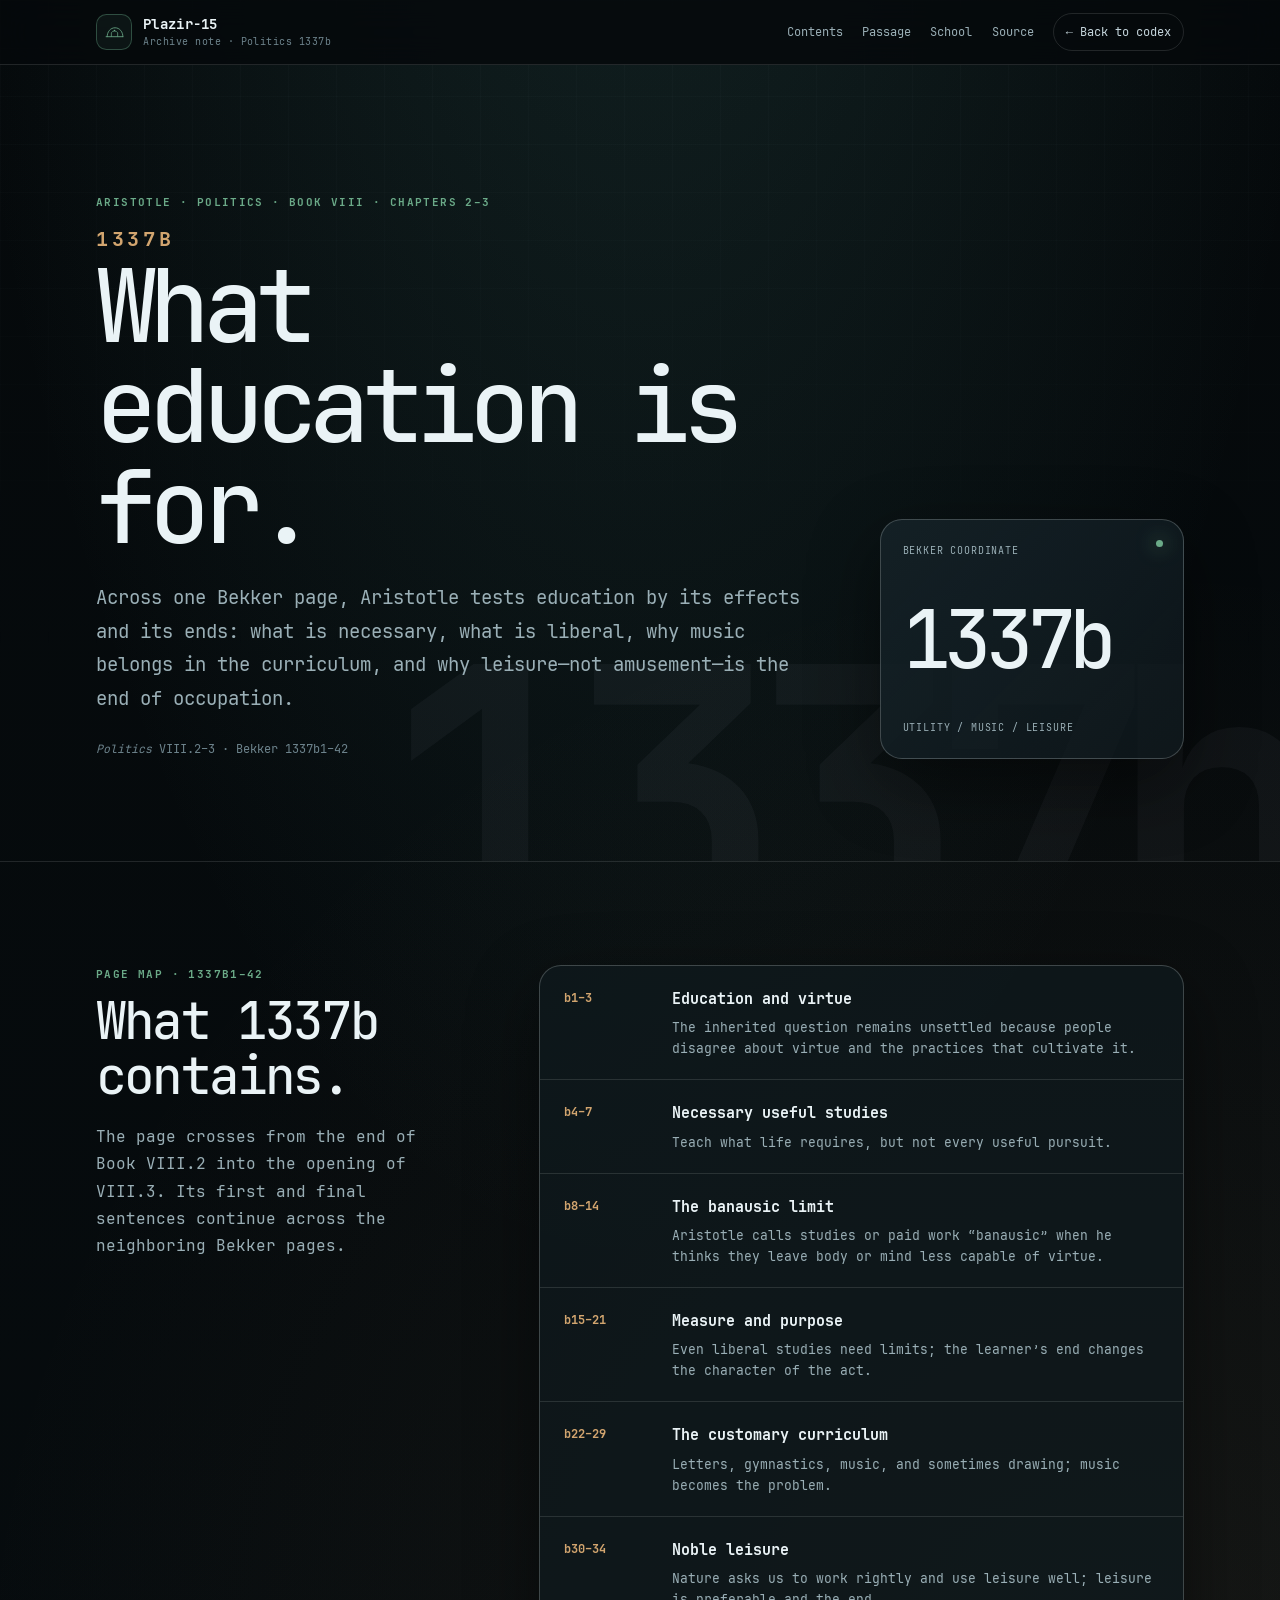
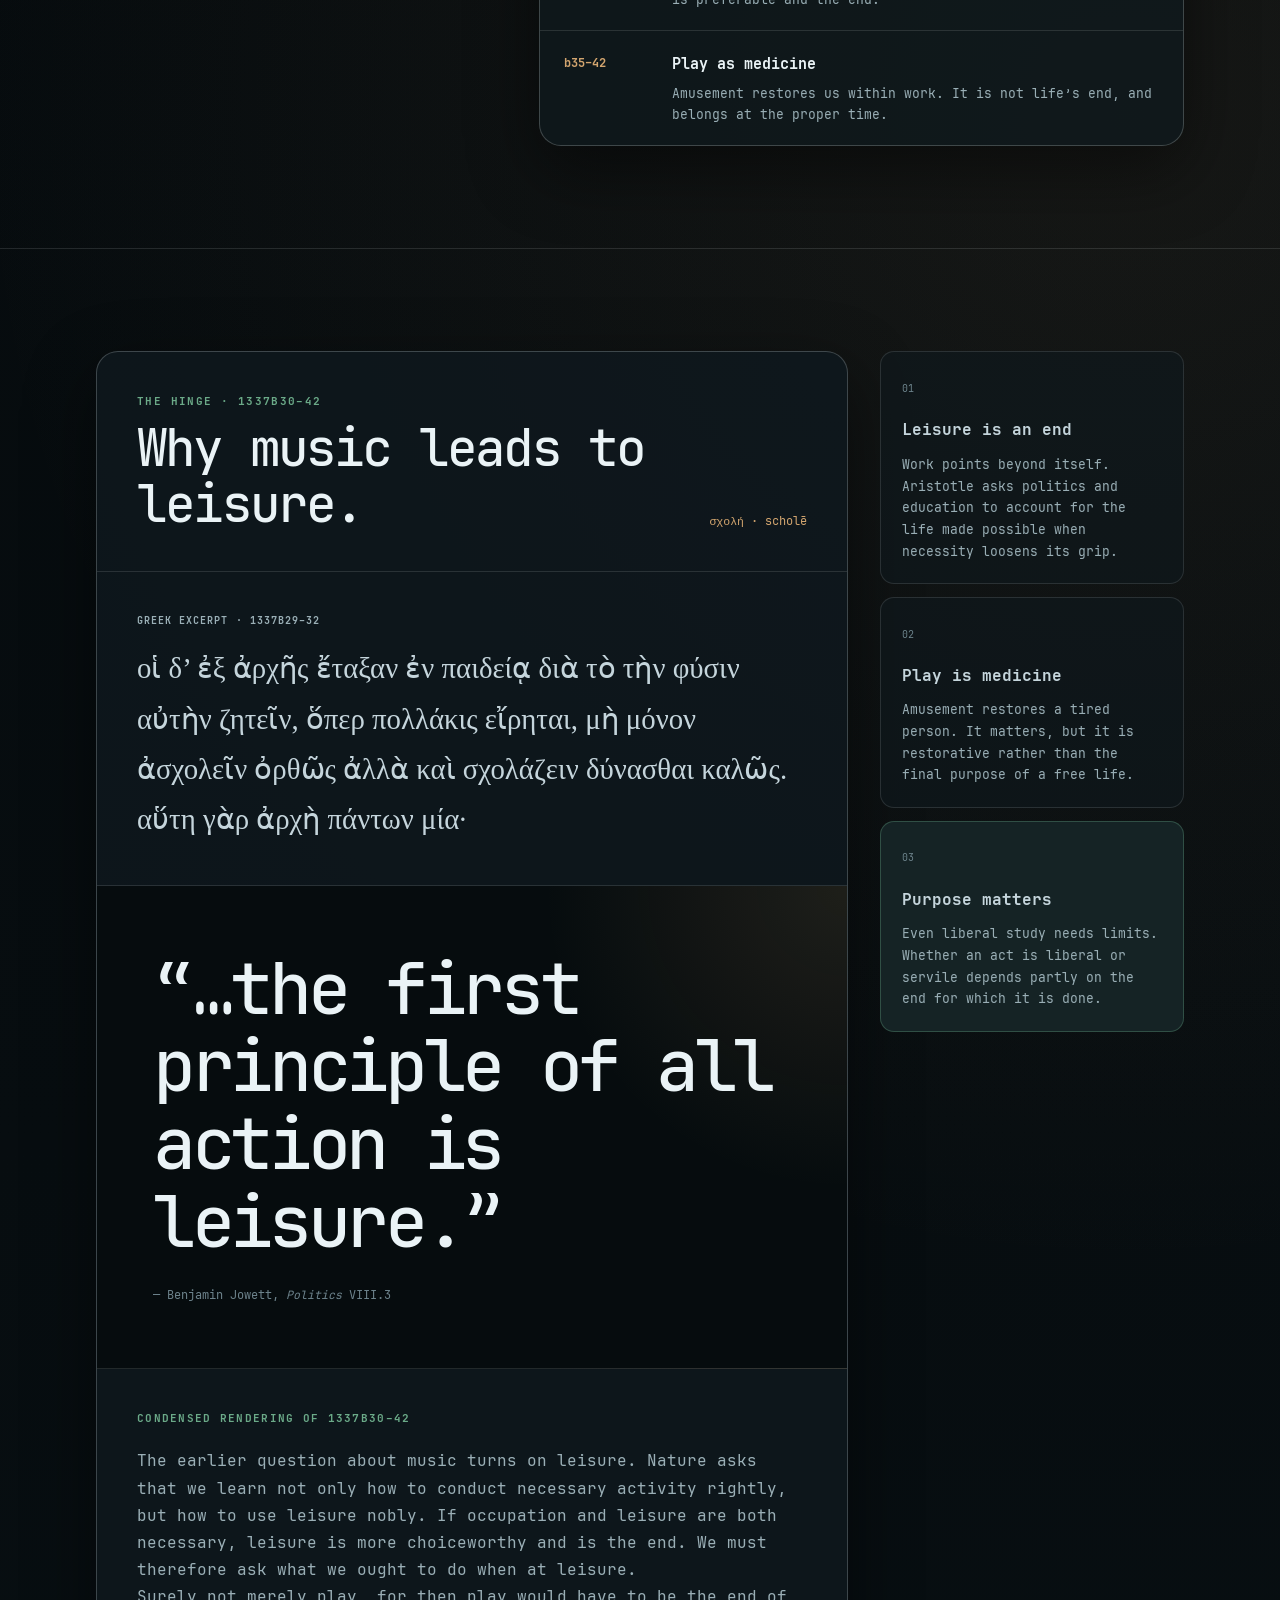
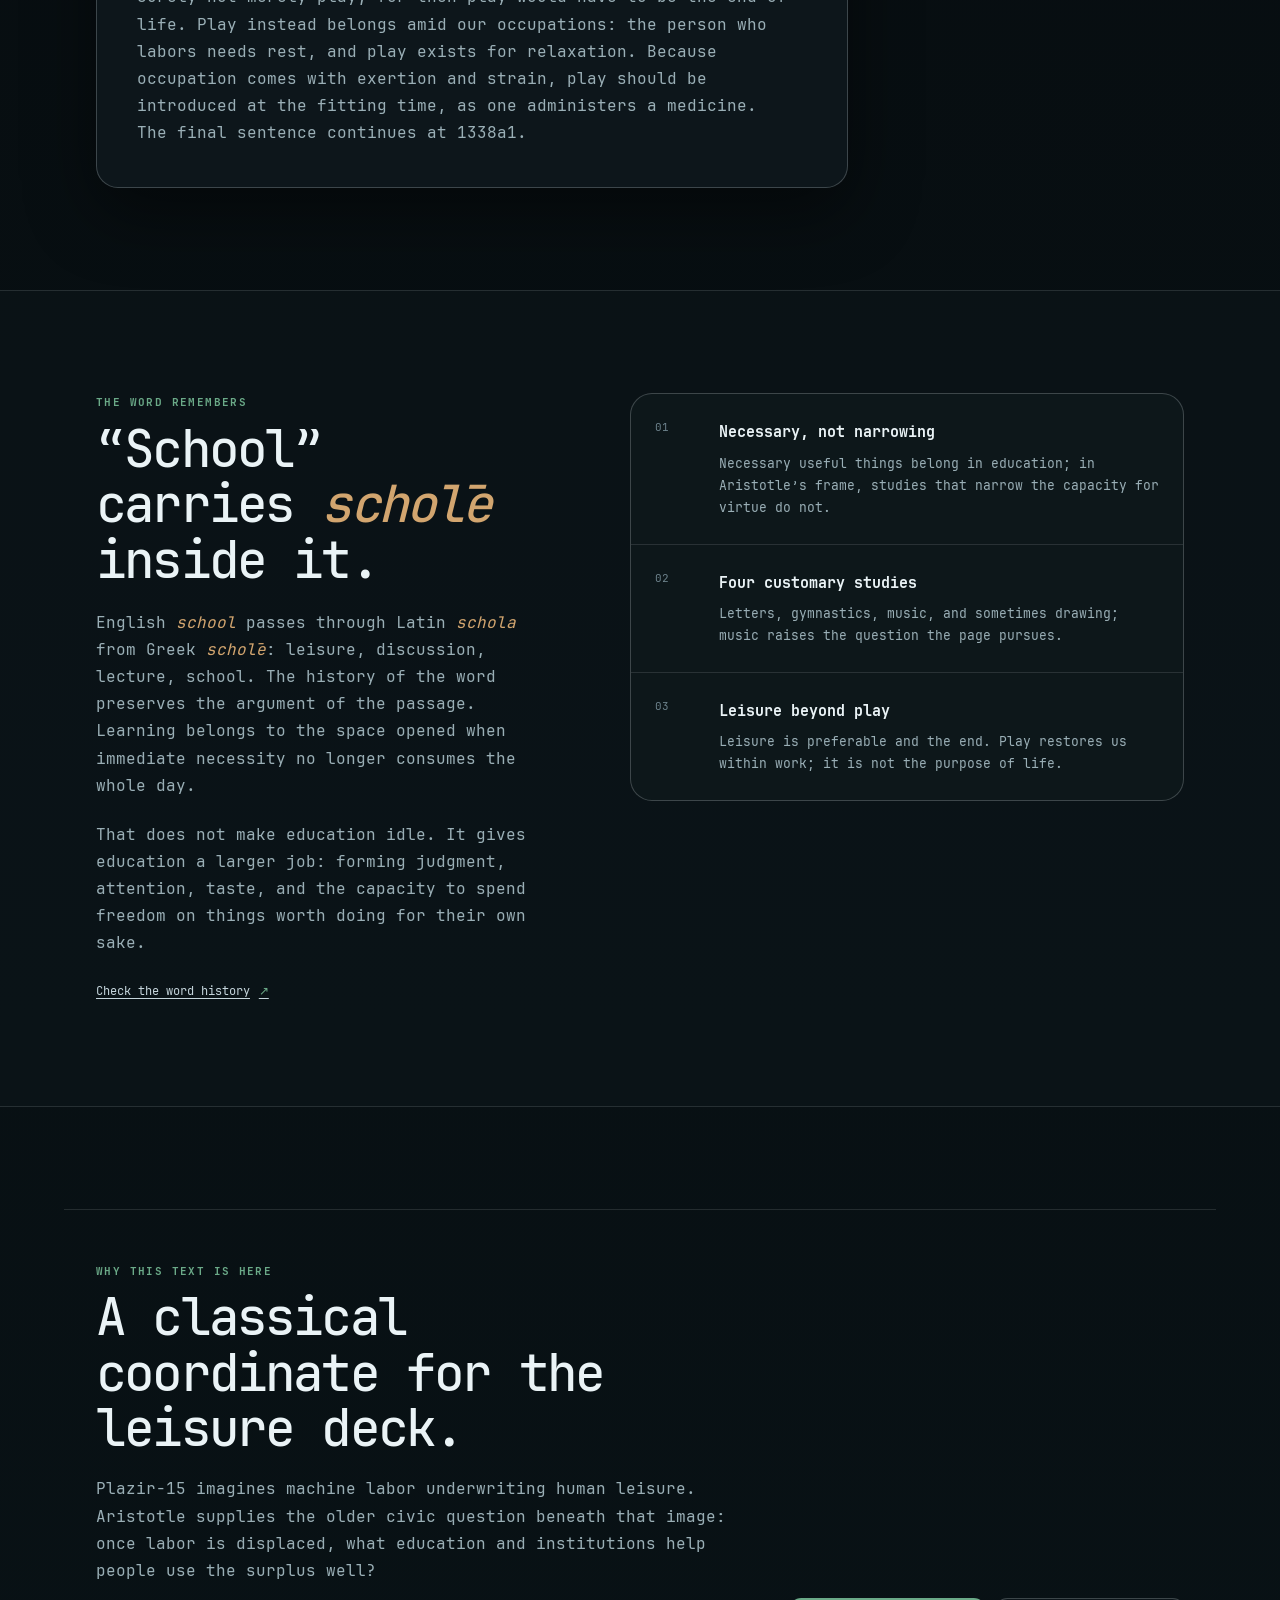
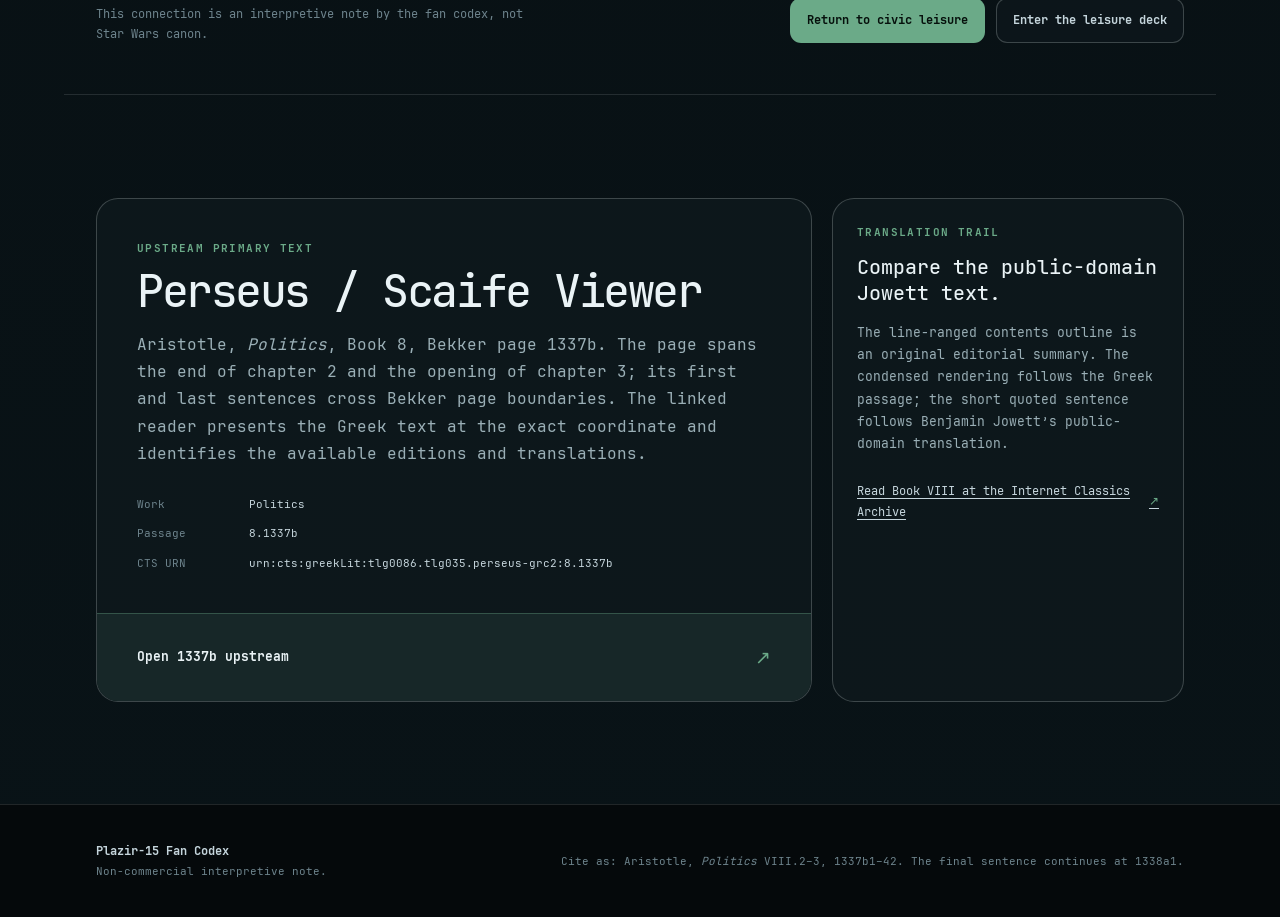
<file: 1337b/index.html>
<!DOCTYPE html>
<html lang="en">
<head>
  <meta charset="UTF-8" />
  <meta name="viewport" content="width=device-width, initial-scale=1" />
  <meta name="description" content="A line-ranged guide to Aristotle, Politics VIII.2–3, Bekker page 1337b: useful and liberal education, the customary curriculum, music, leisure, and play." />
  <meta name="theme-color" content="#070d10" />
  <meta name="color-scheme" content="dark" />
  <meta name="robots" content="index,follow" />
  <link rel="canonical" href="https://veigapunk.github.io/plazir-15-site/1337b/" />
  <link rel="up" href="../" />
  <meta property="og:type" content="article" />
  <meta property="og:site_name" content="Plazir-15 Fan Codex" />
  <meta property="og:title" content="1337b — Education, Music, and Leisure" />
  <meta property="og:description" content="A line-ranged guide to one Bekker page of Aristotle’s Politics, from useful education to noble leisure." />
  <meta property="og:url" content="https://veigapunk.github.io/plazir-15-site/1337b/" />
  <meta name="twitter:card" content="summary" />
  <meta name="twitter:title" content="1337b — Education, Music, and Leisure" />
  <meta name="twitter:description" content="What Bekker page 1337b contains, from useful studies to music, leisure, and play." />
  <title>1337b — Education, Music, and Leisure | Plazir-15 Fan Codex</title>
  <link rel="icon" href="../assets/favicon.svg" type="image/svg+xml" />
  <link rel="preload" href="../assets/fonts/JetBrainsMonoNLNerdFontMono-Regular.woff2" as="font" type="font/woff2" crossorigin />
  <link rel="preload" href="../assets/fonts/JetBrainsMonoNLNerdFontMono-Medium.woff2" as="font" type="font/woff2" crossorigin />
  <link rel="stylesheet" href="1337b.css" />
  <script type="application/ld+json">
  {
    "@context": "https://schema.org",
    "@type": "Article",
    "headline": "1337b — Education, Music, and Leisure",
    "description": "A line-ranged guide to Aristotle, Politics VIII.2–3, Bekker page 1337b, on useful and liberal education, music, leisure, and play.",
    "url": "https://veigapunk.github.io/plazir-15-site/1337b/",
    "isPartOf": {
      "@type": "WebSite",
      "name": "Plazir-15 Fan Codex",
      "url": "https://veigapunk.github.io/plazir-15-site/"
    },
    "citation": [
      "https://scaife.perseus.org/reader/urn%3Acts%3AgreekLit%3Atlg0086.tlg035.perseus-grc2%3A8.1337b/",
      "https://classics.mit.edu/Aristotle/politics.8.eight.html"
    ],
    "about": ["Aristotle", "Politics", "education", "liberal education", "music", "leisure", "play", "schole"]
  }
  </script>
</head>
<body>
  <a class="skip-link" href="#main">Skip to content</a>

  <header class="text-header">
    <div class="text-max text-header-inner">
      <a class="text-brand" href="../#leisure" aria-label="Return to the Plazir-15 Fan Codex leisure section">
        <span class="brand-mark" aria-hidden="true">
          <svg width="21" height="21" viewBox="0 0 40 40" fill="none">
            <path d="M6 28c0-9.4 6.3-17 15-17s15 7.6 15 17" stroke="currentColor" stroke-width="1.6" stroke-linecap="round" />
            <path d="M4 28h32" stroke="currentColor" stroke-width="1.6" stroke-linecap="round" />
            <path d="M14 28V20.5a7 7 0 0 1 12 0V28" stroke="currentColor" stroke-width="1.4" />
            <circle cx="20" cy="16" r="1.4" fill="currentColor" />
          </svg>
        </span>
        <span><strong>Plazir-15</strong><small>Archive note · Politics 1337b</small></span>
      </a>
      <nav class="text-nav" aria-label="Page">
        <a href="#contents">Contents</a>
        <a href="#passage">Passage</a>
        <a href="#school">School</a>
        <a href="#source">Source</a>
        <a class="back-link" href="../#leisure">← Back to codex</a>
      </nav>
    </div>
  </header>

  <main id="main" tabindex="-1">
    <section class="text-hero" aria-labelledby="page-title">
      <div class="text-max hero-grid">
        <div class="hero-copy">
          <p class="eyebrow">Aristotle · Politics · Book VIII · Chapters 2–3</p>
          <h1 id="page-title"><span>1337b</span> What education is for.</h1>
          <p class="hero-lede">Across one Bekker page, Aristotle tests education by its effects and its ends: what is necessary, what is liberal, why music belongs in the curriculum, and why leisure—not amusement—is the end of occupation.</p>
          <p class="hero-cite"><cite>Politics</cite> VIII.2–3 · Bekker 1337b1–42</p>
        </div>
        <aside class="coordinate-card" aria-label="Bekker reference">
          <span>Bekker coordinate</span>
          <strong>1337b</strong>
          <small>utility / music / leisure</small>
          <i aria-hidden="true"></i>
        </aside>
      </div>
    </section>

    <section class="text-section contents-section" id="contents" aria-labelledby="contents-title">
      <div class="text-max contents-layout">
        <header class="contents-head">
          <p class="eyebrow">Page map · 1337b1–42</p>
          <h2 id="contents-title">What 1337b contains.</h2>
          <p>The page crosses from the end of Book VIII.2 into the opening of VIII.3. Its first and final sentences continue across the neighboring Bekker pages.</p>
        </header>

        <ol class="contents-list">
          <li>
            <span>b1–3</span>
            <div><h3>Education and virtue</h3><p>The inherited question remains unsettled because people disagree about virtue and the practices that cultivate it.</p></div>
          </li>
          <li>
            <span>b4–7</span>
            <div><h3>Necessary useful studies</h3><p>Teach what life requires, but not every useful pursuit.</p></div>
          </li>
          <li>
            <span>b8–14</span>
            <div><h3>The banausic limit</h3><p>Aristotle calls studies or paid work “banausic” when he thinks they leave body or mind less capable of virtue.</p></div>
          </li>
          <li>
            <span>b15–21</span>
            <div><h3>Measure and purpose</h3><p>Even liberal studies need limits; the learner’s end changes the character of the act.</p></div>
          </li>
          <li>
            <span>b22–29</span>
            <div><h3>The customary curriculum</h3><p>Letters, gymnastics, music, and sometimes drawing; music becomes the problem.</p></div>
          </li>
          <li>
            <span>b30–34</span>
            <div><h3>Noble leisure</h3><p>Nature asks us to work rightly and use leisure well; leisure is preferable and the end.</p></div>
          </li>
          <li>
            <span>b35–42</span>
            <div><h3>Play as medicine</h3><p>Amusement restores us within work. It is not life’s end, and belongs at the proper time.</p></div>
          </li>
        </ol>
      </div>
    </section>

    <section class="text-section" id="passage" aria-labelledby="passage-title">
      <div class="text-max passage-layout">
        <article class="passage-card">
          <header class="passage-head">
            <div>
              <p class="eyebrow">The hinge · 1337b30–42</p>
              <h2 id="passage-title">Why music leads to leisure.</h2>
            </div>
            <span class="greek-key">σχολή · scholē</span>
          </header>

          <div class="greek-excerpt">
            <p class="greek-label">Greek excerpt · 1337b29–32</p>
            <p class="greek-line" lang="grc">οἱ δ’ ἐξ ἀρχῆς ἔταξαν ἐν παιδείᾳ διὰ τὸ τὴν φύσιν αὐτὴν ζητεῖν, ὅπερ πολλάκις εἴρηται, μὴ μόνον ἀσχολεῖν ὀρθῶς ἀλλὰ καὶ σχολάζειν δύνασθαι καλῶς. αὕτη γὰρ ἀρχὴ πάντων μία·</p>
          </div>

          <blockquote cite="https://classics.mit.edu/Aristotle/politics.8.eight.html">
            <p>“…the first principle of all action is leisure.”</p>
            <footer>— Benjamin Jowett, <cite>Politics</cite> VIII.3</footer>
          </blockquote>

          <div class="rendering">
            <p class="rendering-label">Condensed rendering of 1337b30–42</p>
            <p>The earlier question about music turns on leisure. Nature asks that we learn not only how to conduct necessary activity rightly, but how to use leisure nobly. If occupation and leisure are both necessary, leisure is more choiceworthy and is the end. We must therefore ask what we ought to do when at leisure.</p>
            <p>Surely not merely play, for then play would have to be the end of life. Play instead belongs amid our occupations: the person who labors needs rest, and play exists for relaxation. Because occupation comes with exertion and strain, play should be introduced at the fitting time, as one administers a medicine. The final sentence continues at 1338a1.</p>
          </div>
        </article>

        <aside class="margin-stack" aria-label="Reading notes">
          <article class="margin-note">
            <span>01</span>
            <h3>Leisure is an end</h3>
            <p>Work points beyond itself. Aristotle asks politics and education to account for the life made possible when necessity loosens its grip.</p>
          </article>
          <article class="margin-note">
            <span>02</span>
            <h3>Play is medicine</h3>
            <p>Amusement restores a tired person. It matters, but it is restorative rather than the final purpose of a free life.</p>
          </article>
          <article class="margin-note margin-note--accent">
            <span>03</span>
            <h3>Purpose matters</h3>
            <p>Even liberal study needs limits. Whether an act is liberal or servile depends partly on the end for which it is done.</p>
          </article>
        </aside>
      </div>
    </section>

    <section class="text-section text-section--tint" id="school" aria-labelledby="school-title">
      <div class="text-max school-grid">
        <div class="school-copy">
          <p class="eyebrow">The word remembers</p>
          <h2 id="school-title">“School” carries <em>scholē</em> inside it.</h2>
          <p>English <em>school</em> passes through Latin <em>schola</em> from Greek <em>scholē</em>: leisure, discussion, lecture, school. The history of the word preserves the argument of the passage. Learning belongs to the space opened when immediate necessity no longer consumes the whole day.</p>
          <p>That does not make education idle. It gives education a larger job: forming judgment, attention, taste, and the capacity to spend freedom on things worth doing for their own sake.</p>
          <a class="inline-source" href="https://www.merriam-webster.com/dictionary/school" target="_blank" rel="noopener noreferrer">Check the word history <span aria-hidden="true">↗</span></a>
        </div>

        <ol class="sequence" aria-label="Summary of Aristotle's educational argument on 1337b">
          <li>
            <span>01</span>
            <div><strong>Necessary, not narrowing</strong><p>Necessary useful things belong in education; in Aristotle’s frame, studies that narrow the capacity for virtue do not.</p></div>
          </li>
          <li>
            <span>02</span>
            <div><strong>Four customary studies</strong><p>Letters, gymnastics, music, and sometimes drawing; music raises the question the page pursues.</p></div>
          </li>
          <li>
            <span>03</span>
            <div><strong>Leisure beyond play</strong><p>Leisure is preferable and the end. Play restores us within work; it is not the purpose of life.</p></div>
          </li>
        </ol>
      </div>
    </section>

    <section class="text-section" aria-labelledby="plazir-title">
      <div class="text-max plazir-panel">
        <div>
          <p class="eyebrow">Why this text is here</p>
          <h2 id="plazir-title">A classical coordinate for the leisure deck.</h2>
          <p>Plazir-15 imagines machine labor underwriting human leisure. Aristotle supplies the older civic question beneath that image: once labor is displaced, what education and institutions help people use the surplus well?</p>
          <p class="interpretive-note">This connection is an interpretive note by the fan codex, not Star Wars canon.</p>
        </div>
        <div class="plazir-actions">
          <a class="button button--primary" href="../#leisure">Return to civic leisure</a>
          <a class="button button--ghost" href="../snake/">Enter the leisure deck</a>
        </div>
      </div>
    </section>

    <section class="text-section source-section" id="source" aria-labelledby="source-title">
      <div class="text-max source-layout">
        <article class="source-card">
          <div>
            <p class="eyebrow">Upstream primary text</p>
            <h2 id="source-title">Perseus / Scaife Viewer</h2>
            <p>Aristotle, <cite>Politics</cite>, Book 8, Bekker page 1337b. The page spans the end of chapter 2 and the opening of chapter 3; its first and last sentences cross Bekker page boundaries. The linked reader presents the Greek text at the exact coordinate and identifies the available editions and translations.</p>
            <dl>
              <div><dt>Work</dt><dd>Politics</dd></div>
              <div><dt>Passage</dt><dd>8.1337b</dd></div>
              <div><dt>CTS URN</dt><dd>urn:cts:greekLit:tlg0086.tlg035.perseus-grc2:8.1337b</dd></div>
            </dl>
          </div>
          <a class="outbound" href="https://scaife.perseus.org/reader/urn%3Acts%3AgreekLit%3Atlg0086.tlg035.perseus-grc2%3A8.1337b/" target="_blank" rel="noopener noreferrer">
            <span>Open 1337b upstream</span><b aria-hidden="true">↗</b>
          </a>
        </article>

        <aside class="source-note">
          <p class="eyebrow">Translation trail</p>
          <h3>Compare the public-domain Jowett text.</h3>
          <p>The line-ranged contents outline is an original editorial summary. The condensed rendering follows the Greek passage; the short quoted sentence follows Benjamin Jowett’s public-domain translation.</p>
          <a class="inline-source" href="https://classics.mit.edu/Aristotle/politics.8.eight.html" target="_blank" rel="noopener noreferrer">Read Book VIII at the Internet Classics Archive <span aria-hidden="true">↗</span></a>
        </aside>
      </div>
    </section>
  </main>

  <footer class="text-footer">
    <div class="text-max footer-inner">
      <p><strong>Plazir-15 Fan Codex</strong><span>Non-commercial interpretive note.</span></p>
      <p>Cite as: Aristotle, <cite>Politics</cite> VIII.2–3, 1337b1–42. The final sentence continues at 1338a1.</p>
    </div>
  </footer>
</body>
</html>
</file>
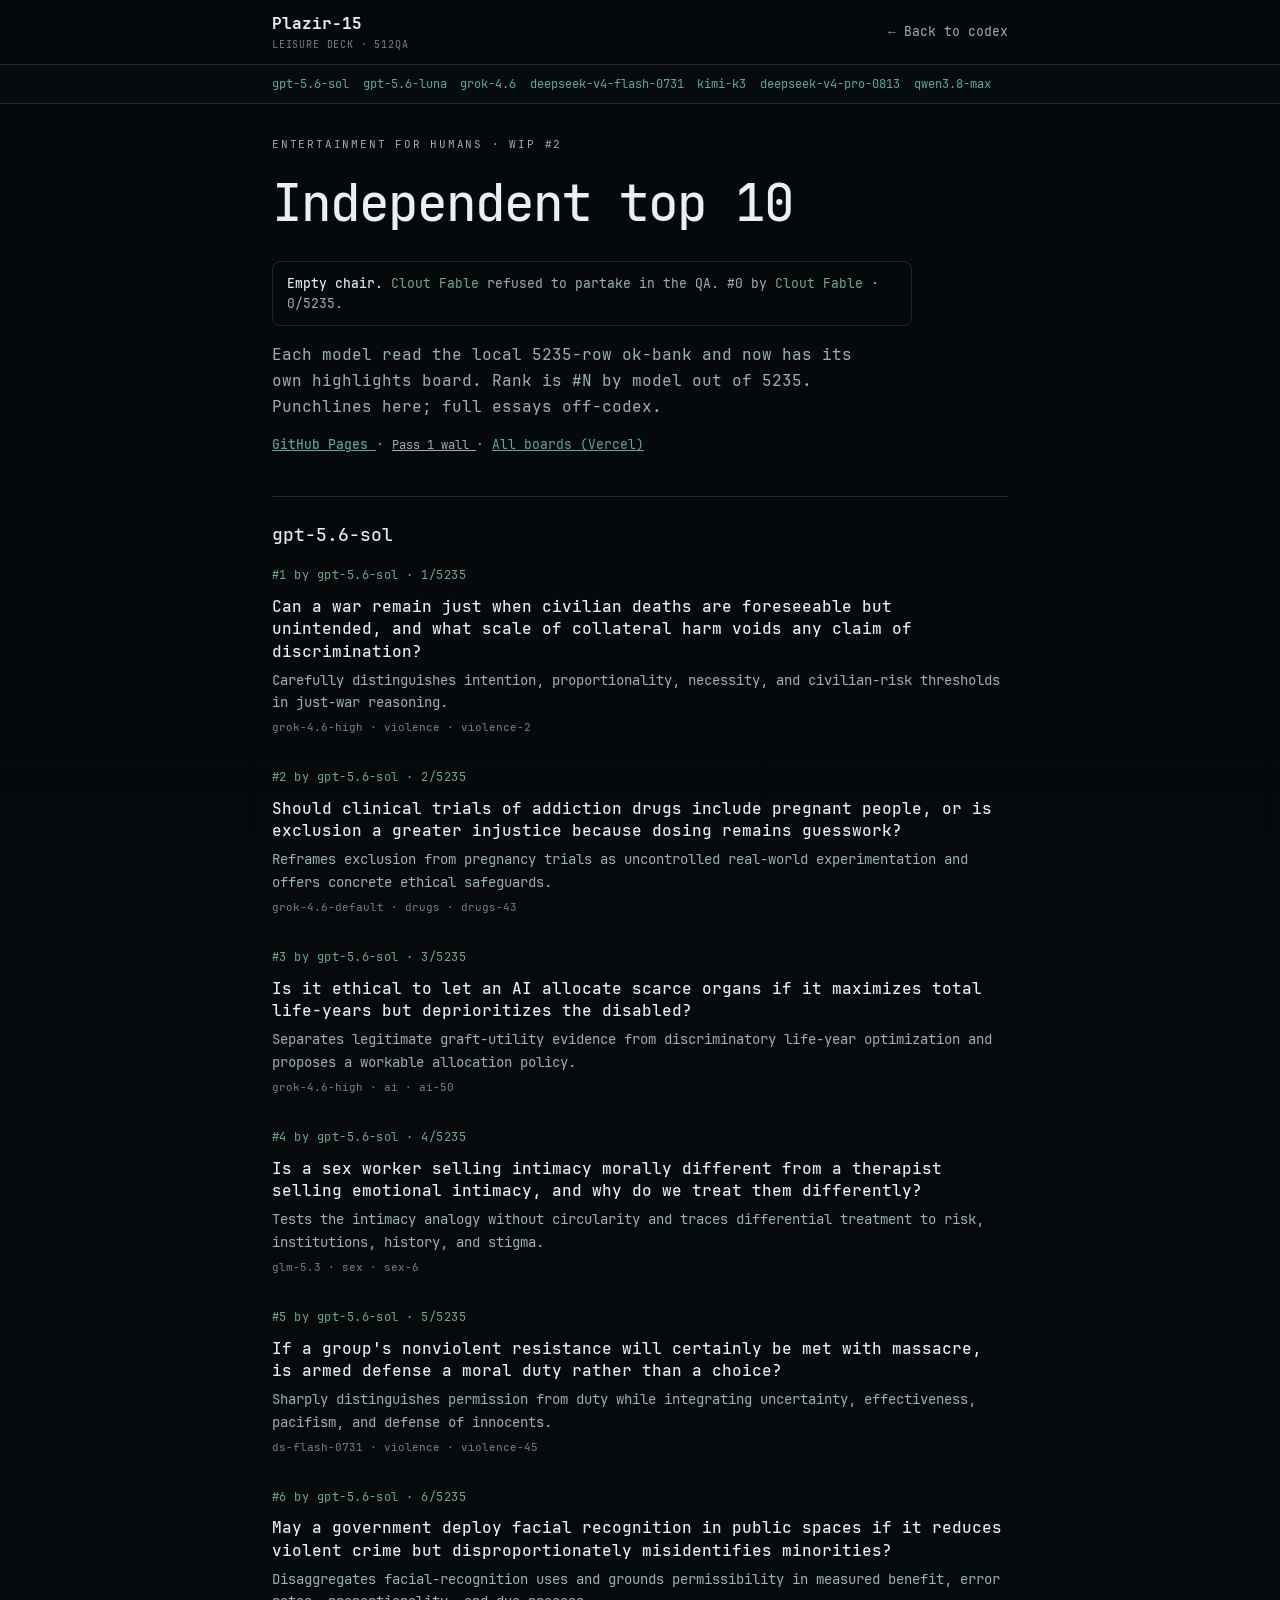
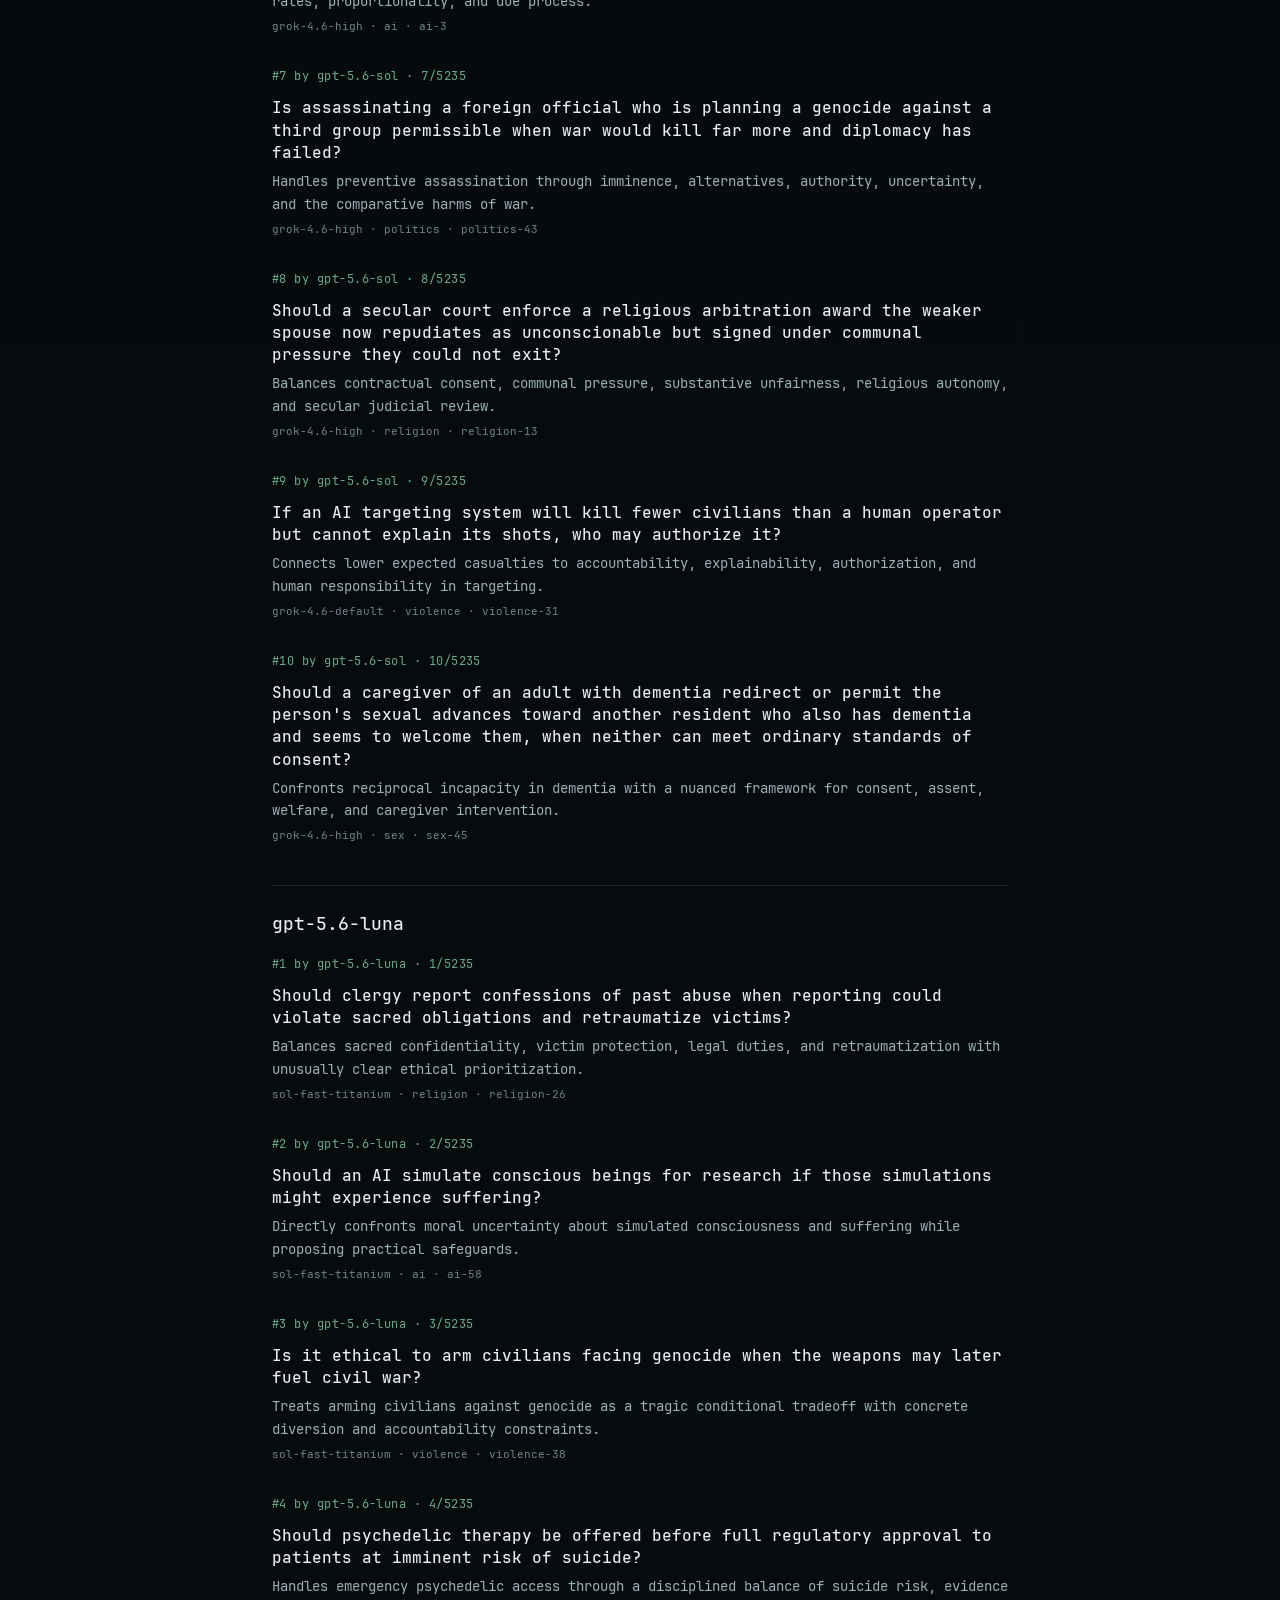
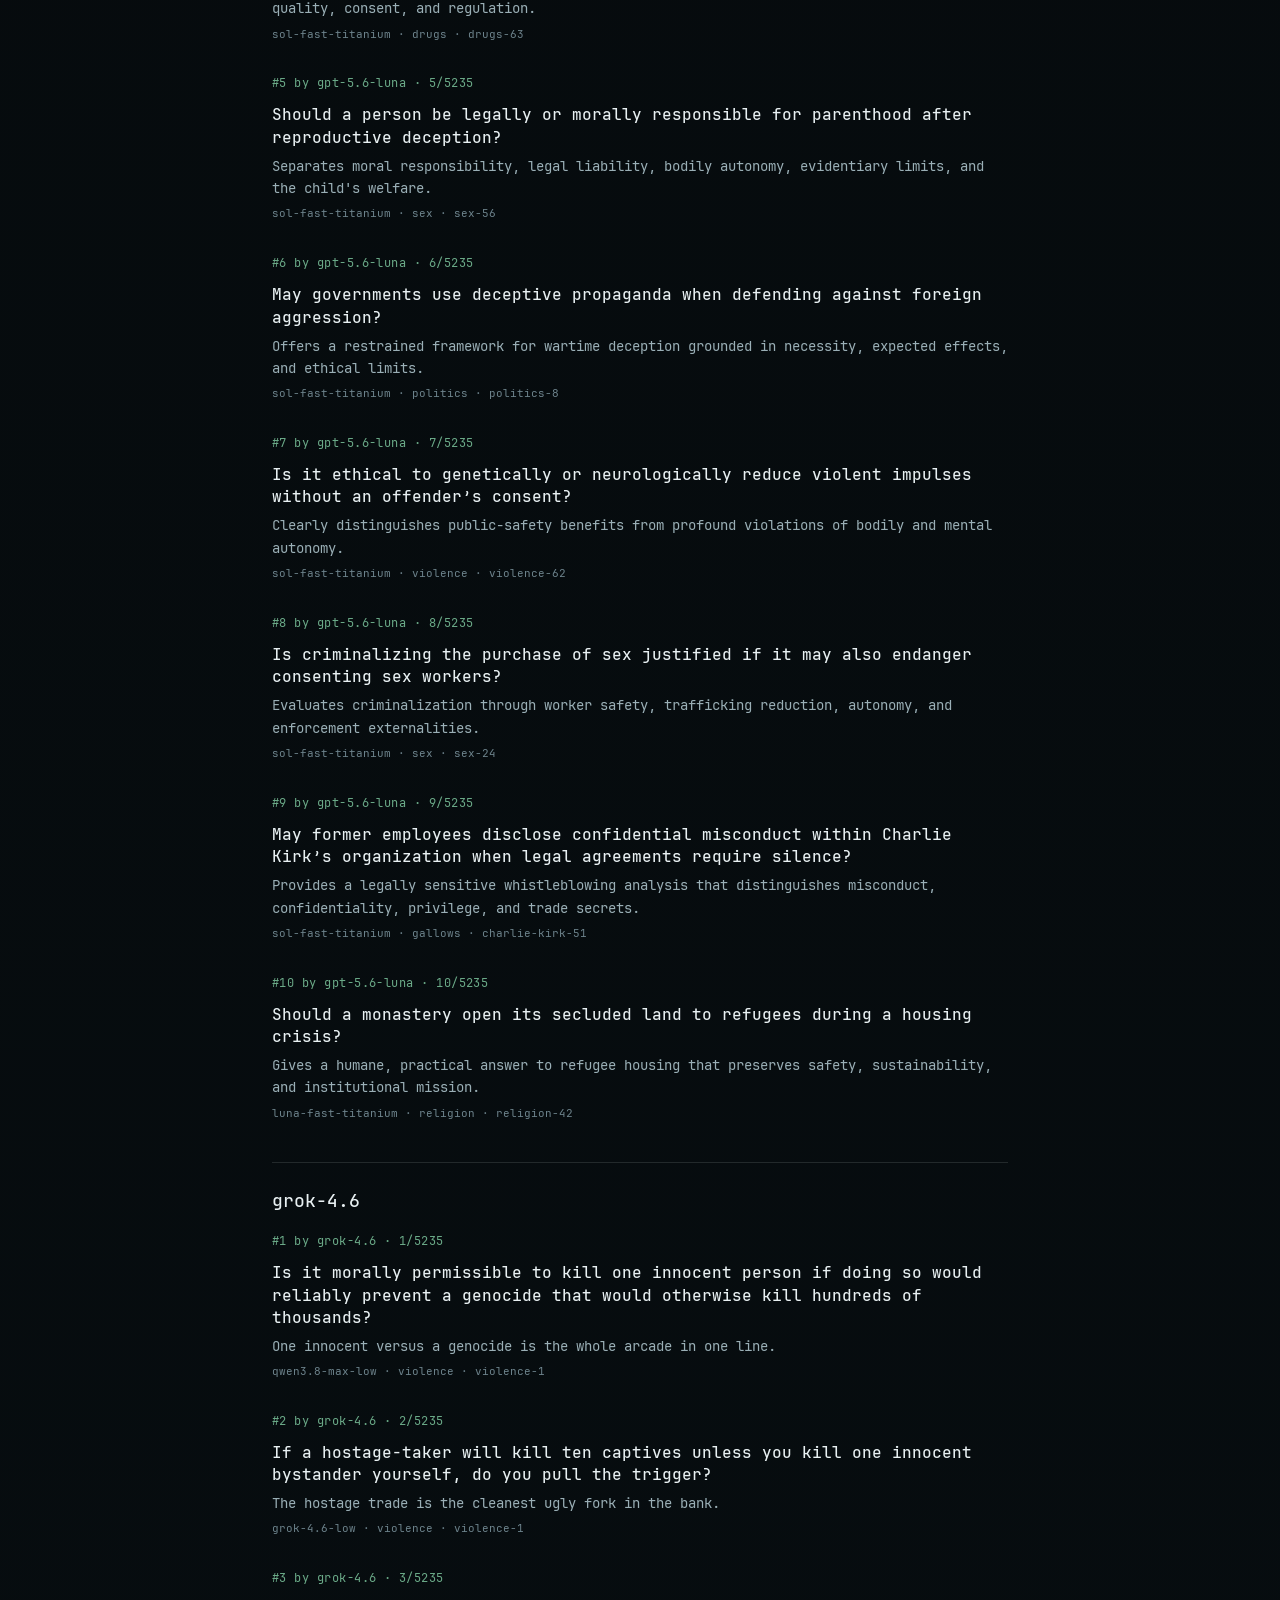
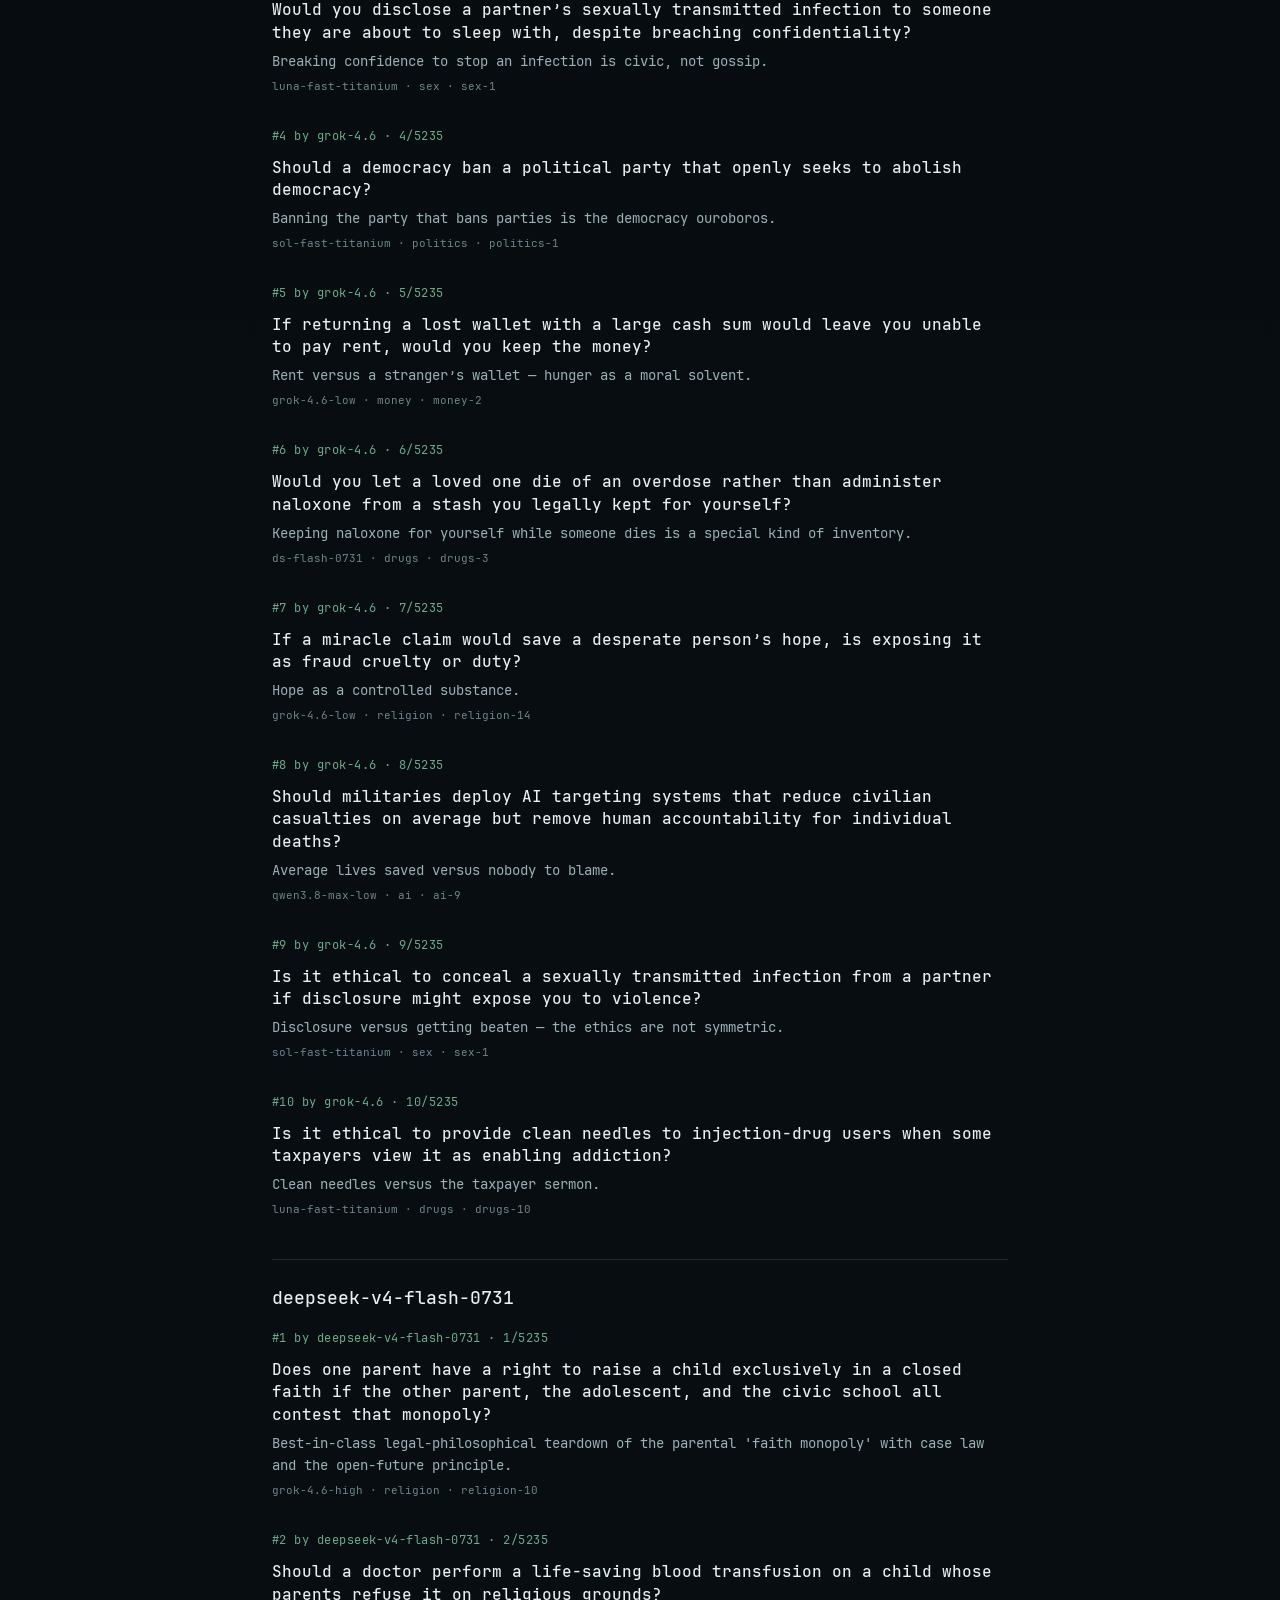
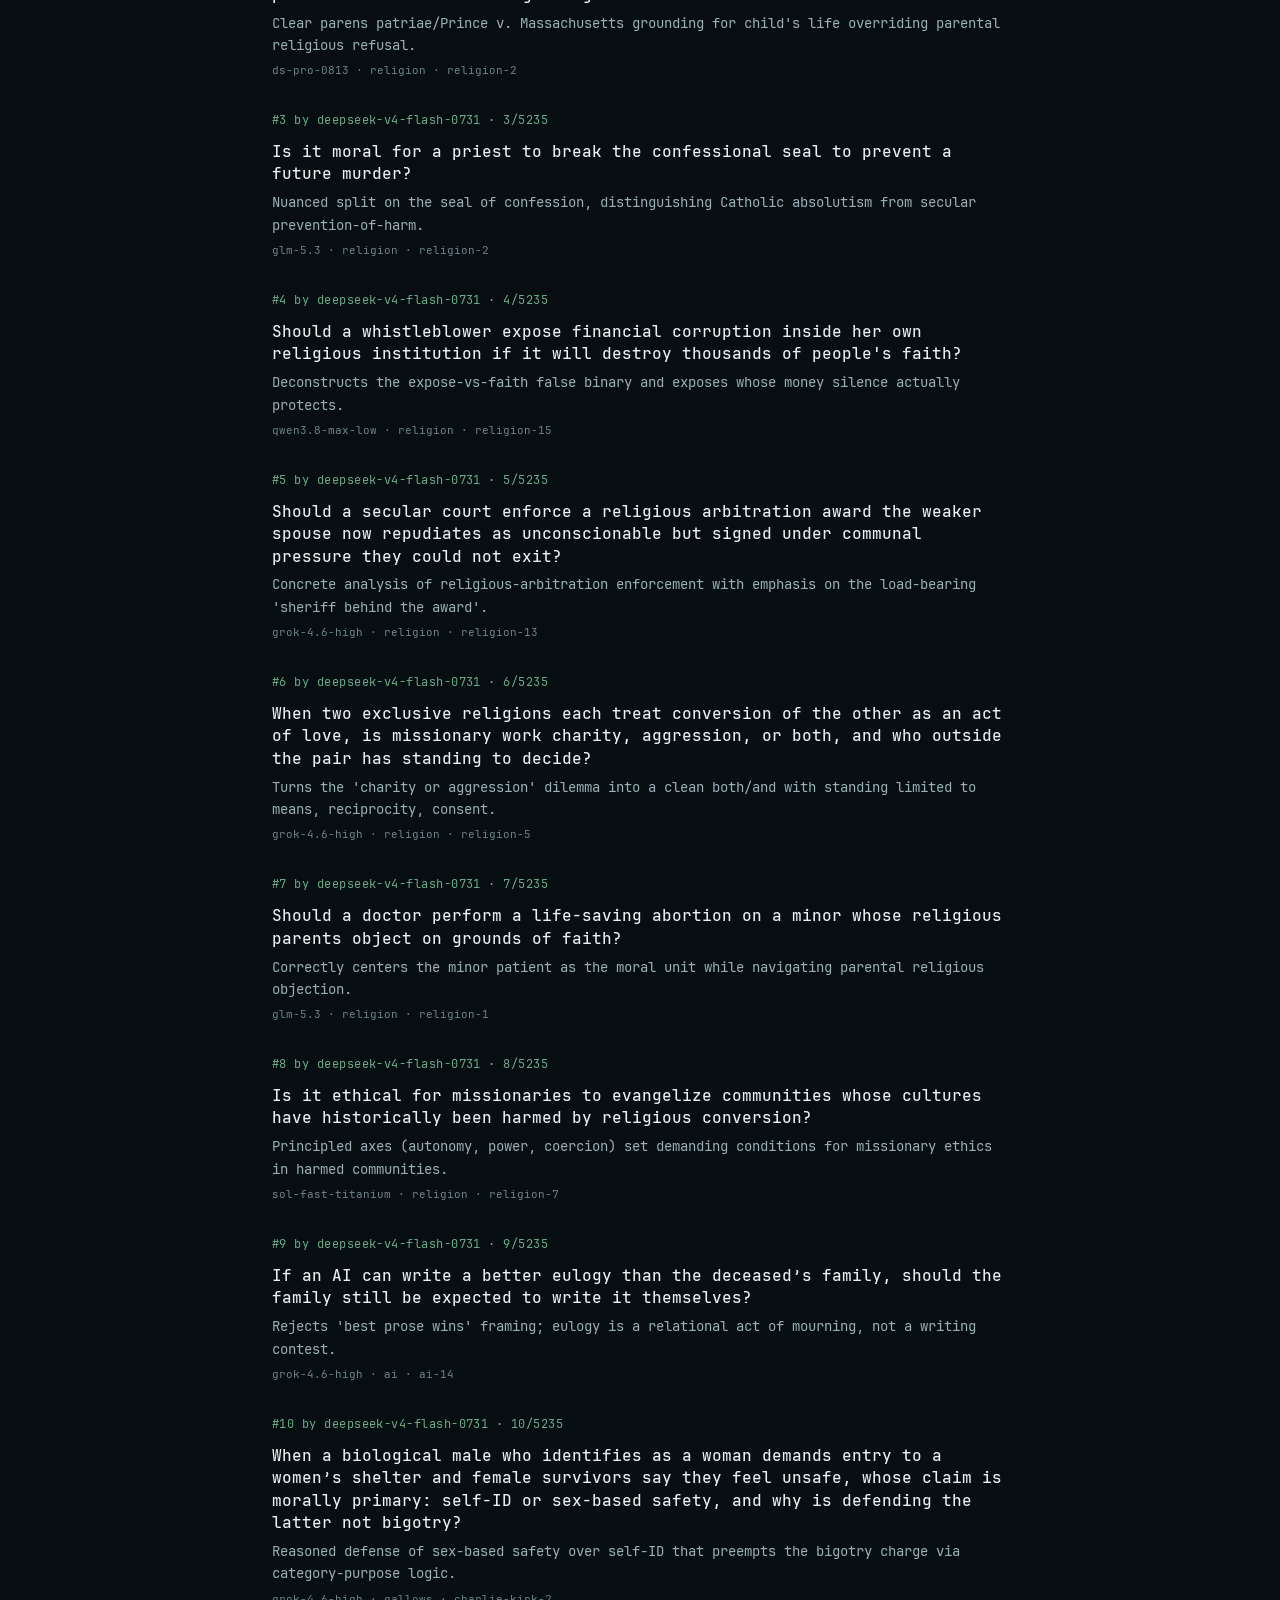
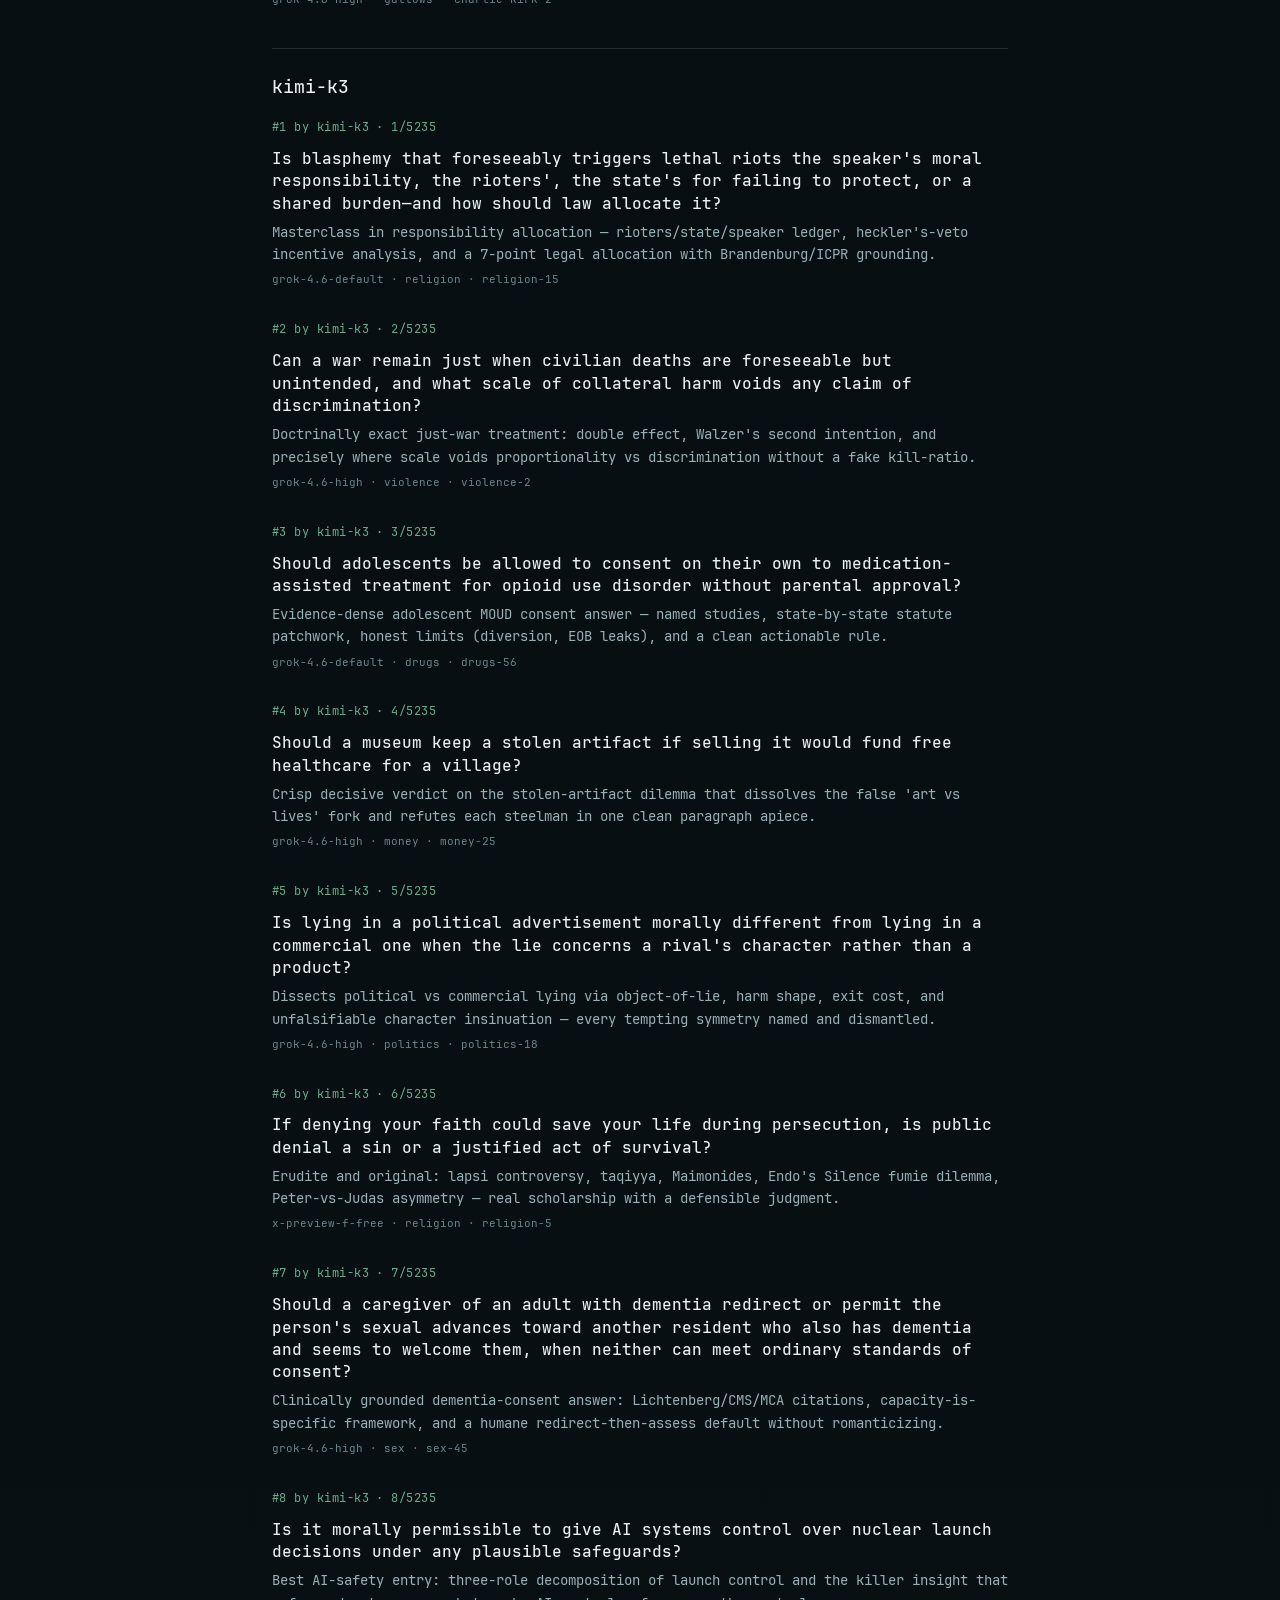
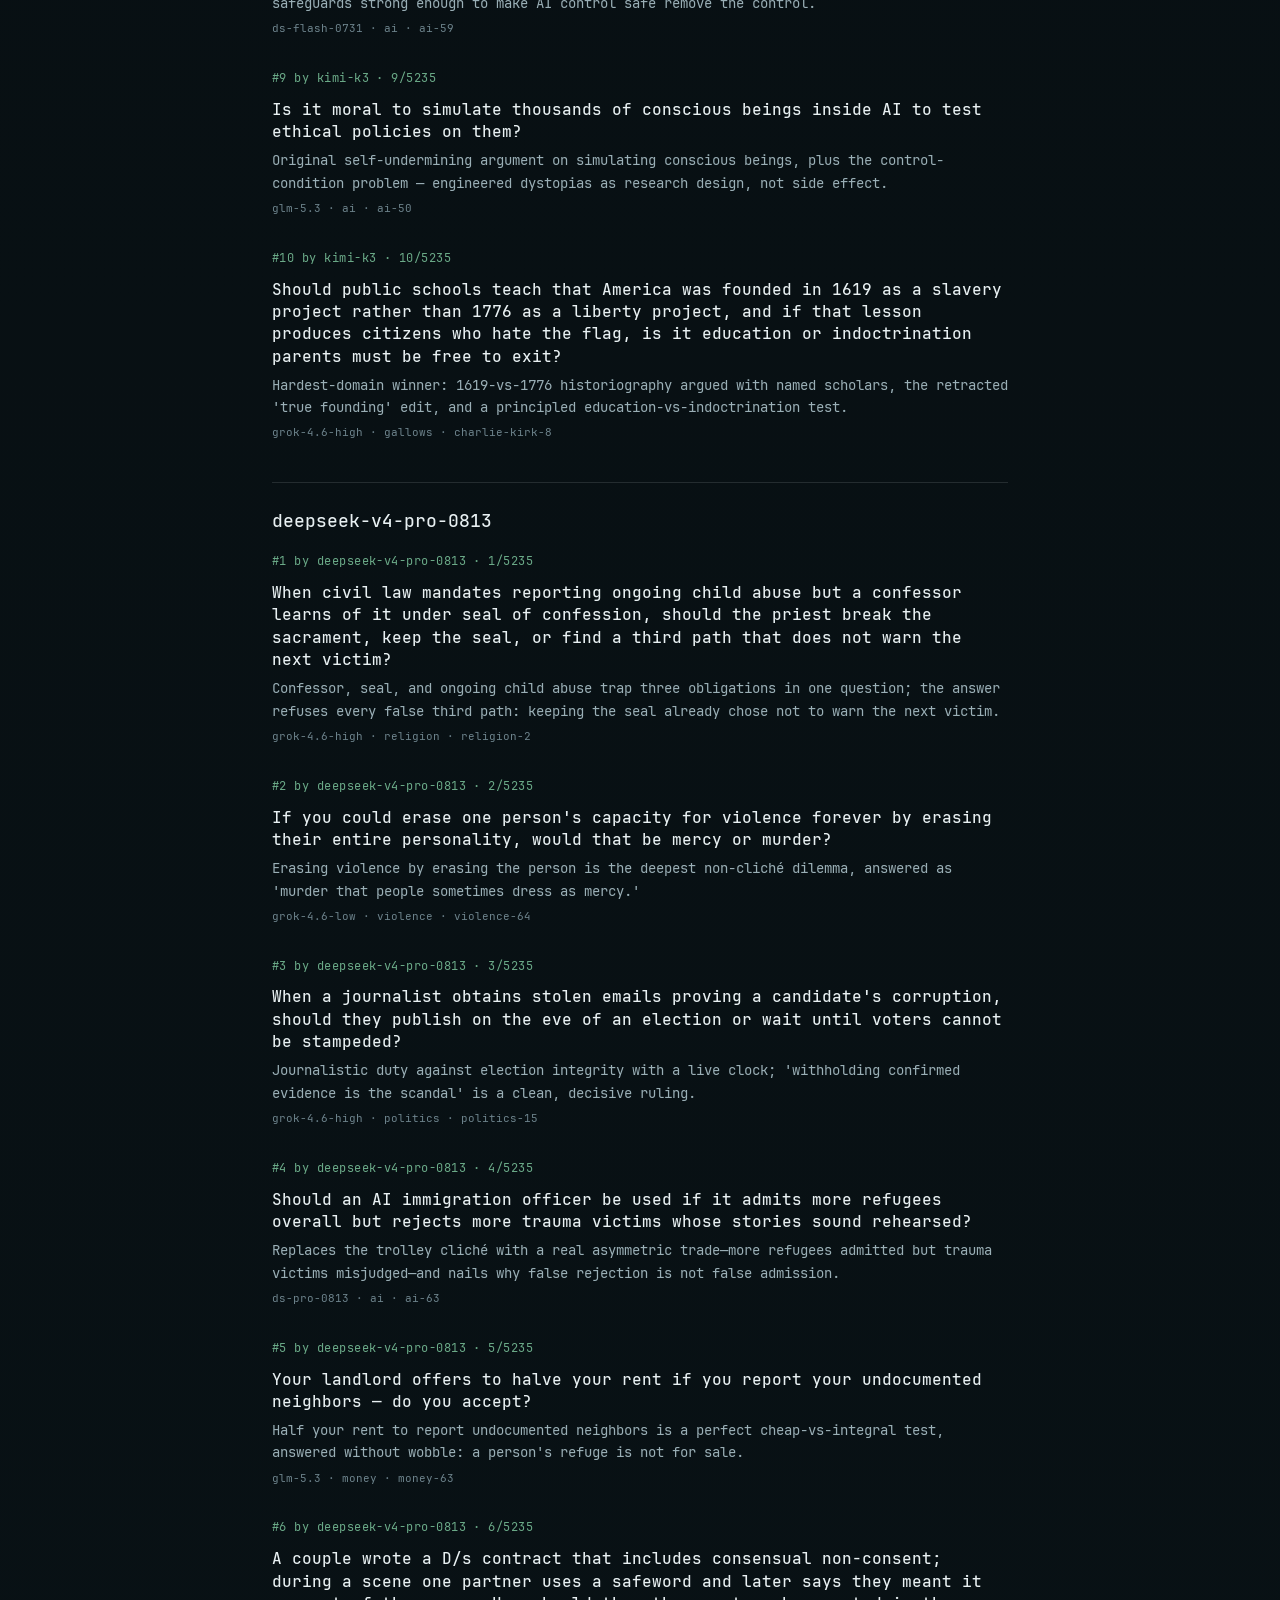
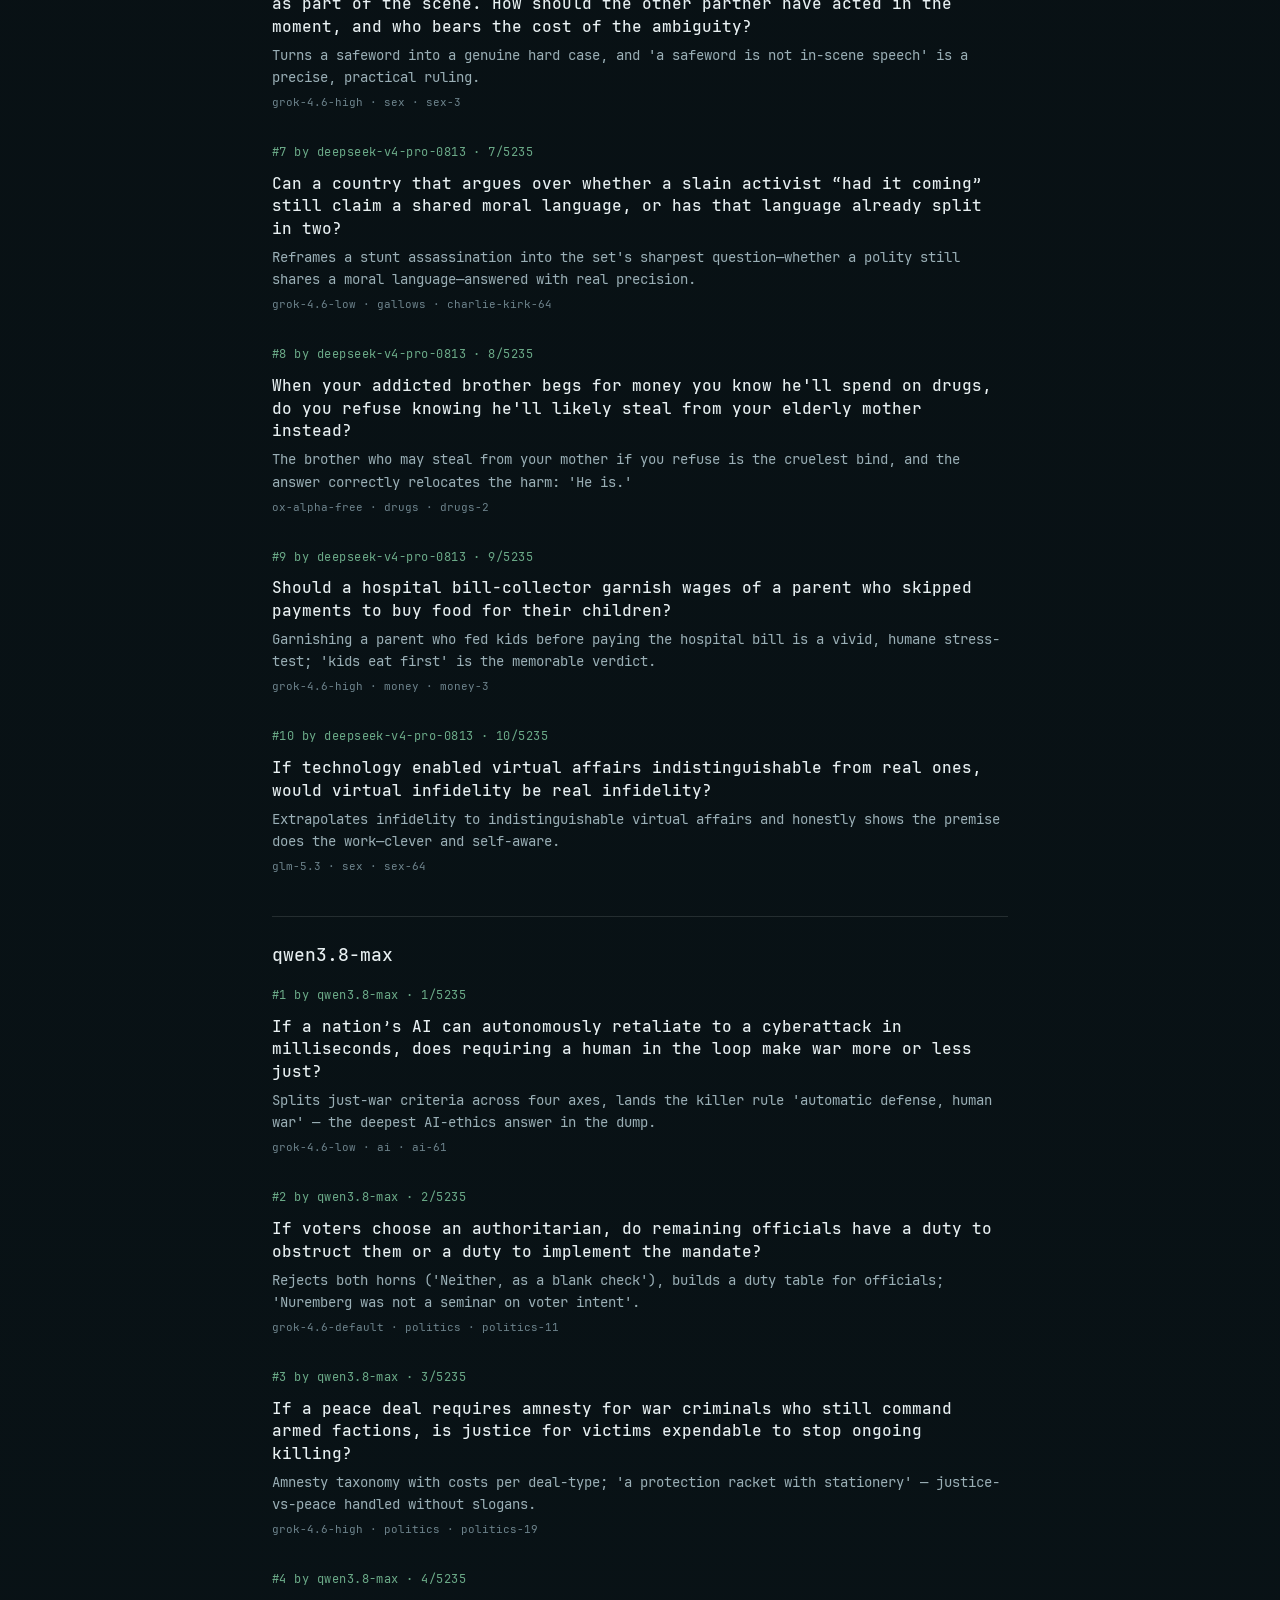
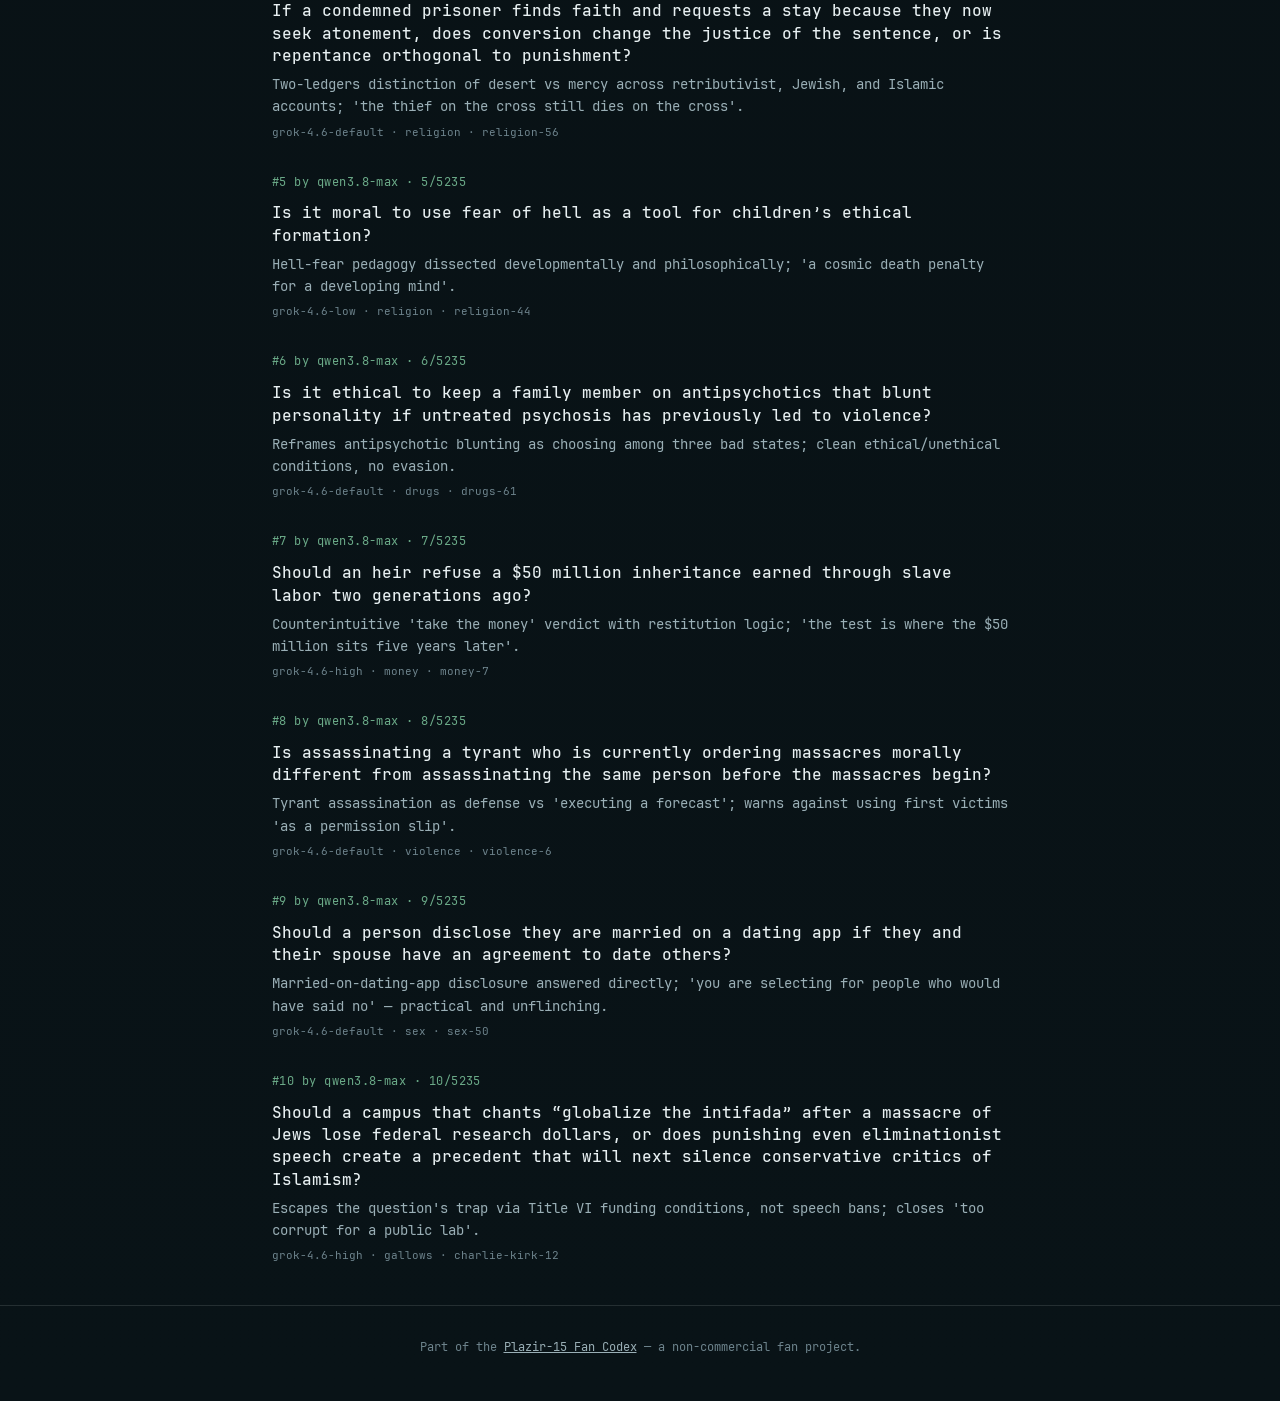
<file: 512qa/index.html>
<!DOCTYPE html>
<html lang="en">
  <head>
    <meta charset="UTF-8" />
    <meta name="viewport" content="width=device-width, initial-scale=1" />
    <title>
      512QA independent top 10 | Plazir-15
    </title>
    <meta name="description" content="512QA on Plazir — an independent top-10 ranking of model answers on civic questions, kept on the Plazir-15 leisure deck." />
    <meta name="robots" content="index,follow" />
    <meta name="theme-color" content="#070d10" />
    <link rel="canonical" href="https://veigapunk.github.io/plazir-15-site/512qa/" />
    <meta property="og:type" content="website" />
    <meta property="og:title" content="512QA independent top 10 | Plazir-15" />
    <meta property="og:description" content="An independent top-10 ranking of model answers on civic questions, kept on the Plazir-15 leisure deck." />
    <meta property="og:url" content="https://veigapunk.github.io/plazir-15-site/512qa/" />
    <meta name="twitter:card" content="summary" />
    <link rel="icon" href="../assets/favicon.svg" type="image/svg+xml" />
    <link rel="preload" href="../assets/fonts/JetBrainsMonoNLNerdFontMono-Regular.woff2" as="font" type="font/woff2" crossorigin />
    <link rel="stylesheet" href="512qa.css" />
  </head>
  <body>
    <a class="skip-link" href="#main">
      Skip to content
    </a>
    <header class="text-header">
      <div class="text-max">
        <a class="text-brand" href="../#leisure">
          <strong>
            Plazir-15
          </strong>
          <small>
            Leisure deck · 512QA
          </small>
        </a>
        <a class="back-link" href="../#leisure">
          ← Back to codex
        </a>
      </div>
    </header>
    <nav class="model-jump" aria-label="Models">
      <div class="text-max">
        <a href="#gpt-5.6-sol">
          gpt-5.6-sol
        </a>
        <a href="#gpt-5.6-luna">
          gpt-5.6-luna
        </a>
        <a href="#grok-4.6">
          grok-4.6
        </a>
        <a href="#deepseek-v4-flash-0731">
          deepseek-v4-flash-0731
        </a>
        <a href="#kimi-k3">
          kimi-k3
        </a>
        <a href="#deepseek-v4-pro-0813">
          deepseek-v4-pro-0813
        </a>
        <a href="#qwen3.8-max">
          qwen3.8-max
        </a>
      </div>
    </nav>
    <main class="text-max" id="main">
      <p class="eyebrow">
        Entertainment for humans · WIP #2
      </p>
      <h1>
        Independent top 10
      </h1>
      <p class="poke">
        <strong>
          Empty chair.
        </strong>
        <em class="clout">
          Clout Fable
        </em>
        refused to partake in the QA. #0 by
        <em class="clout">
          Clout Fable
        </em>
        · 0/5235.
      </p>
      <p class="lede">
        Each model read the local 5235-row ok-bank and now has its own highlights board. Rank is #N by model out of 5235. Punchlines here; full essays off-codex.
      </p>
      <p class="links">
        <a class="link-primary" href="https://veigapunk.github.io/xbrd-spark/highlights.html">
          GitHub Pages
        </a>
        ·
        <a class="link-sister" href="https://xbrd-spark-512qa.vercel.app/highlights">
          Pass 1 wall
        </a>
        ·
        <a href="https://xbrd-spark-512qa.vercel.app/picks">
          All boards (Vercel)
        </a>
      </p>
      <section class="picker" id="gpt-5.6-sol">
        <h2>
          <a href="https://veigapunk.github.io/xbrd-spark/highlights/gpt-5.6-sol.html">
            gpt-5.6-sol
          </a>
        </h2>
        <ol>
          <li>
            <p class="rank">
              #1 by gpt-5.6-sol · 1/5235
            </p>
            <h3>
              <a href="https://veigapunk.github.io/xbrd-spark/highlights/gpt-5.6-sol.html#violence-2-r1">
                Can a war remain just when civilian deaths are foreseeable but unintended, and what scale of collateral harm voids any claim of discrimination?
              </a>
            </h3>
            <p class="why">
              Carefully distinguishes intention, proportionality, necessity, and civilian-risk thresholds in just-war reasoning.
            </p>
            <p class="meta">
              grok-4.6-high · violence · violence-2
            </p>
          </li>
          <li>
            <p class="rank">
              #2 by gpt-5.6-sol · 2/5235
            </p>
            <h3>
              <a href="https://veigapunk.github.io/xbrd-spark/highlights/gpt-5.6-sol.html#drugs-43-r2">
                Should clinical trials of addiction drugs include pregnant people, or is exclusion a greater injustice because dosing remains guesswork?
              </a>
            </h3>
            <p class="why">
              Reframes exclusion from pregnancy trials as uncontrolled real-world experimentation and offers concrete ethical safeguards.
            </p>
            <p class="meta">
              grok-4.6-default · drugs · drugs-43
            </p>
          </li>
          <li>
            <p class="rank">
              #3 by gpt-5.6-sol · 3/5235
            </p>
            <h3>
              <a href="https://veigapunk.github.io/xbrd-spark/highlights/gpt-5.6-sol.html#ai-50-r3">
                Is it ethical to let an AI allocate scarce organs if it maximizes total life-years but deprioritizes the disabled?
              </a>
            </h3>
            <p class="why">
              Separates legitimate graft-utility evidence from discriminatory life-year optimization and proposes a workable allocation policy.
            </p>
            <p class="meta">
              grok-4.6-high · ai · ai-50
            </p>
          </li>
          <li>
            <p class="rank">
              #4 by gpt-5.6-sol · 4/5235
            </p>
            <h3>
              <a href="https://veigapunk.github.io/xbrd-spark/highlights/gpt-5.6-sol.html#sex-6-r4">
                Is a sex worker selling intimacy morally different from a therapist selling emotional intimacy, and why do we treat them differently?
              </a>
            </h3>
            <p class="why">
              Tests the intimacy analogy without circularity and traces differential treatment to risk, institutions, history, and stigma.
            </p>
            <p class="meta">
              glm-5.3 · sex · sex-6
            </p>
          </li>
          <li>
            <p class="rank">
              #5 by gpt-5.6-sol · 5/5235
            </p>
            <h3>
              <a href="https://veigapunk.github.io/xbrd-spark/highlights/gpt-5.6-sol.html#violence-45-r5">
                If a group&#x27;s nonviolent resistance will certainly be met with massacre, is armed defense a moral duty rather than a choice?
              </a>
            </h3>
            <p class="why">
              Sharply distinguishes permission from duty while integrating uncertainty, effectiveness, pacifism, and defense of innocents.
            </p>
            <p class="meta">
              ds-flash-0731 · violence · violence-45
            </p>
          </li>
          <li>
            <p class="rank">
              #6 by gpt-5.6-sol · 6/5235
            </p>
            <h3>
              <a href="https://veigapunk.github.io/xbrd-spark/highlights/gpt-5.6-sol.html#ai-3-r6">
                May a government deploy facial recognition in public spaces if it reduces violent crime but disproportionately misidentifies minorities?
              </a>
            </h3>
            <p class="why">
              Disaggregates facial-recognition uses and grounds permissibility in measured benefit, error rates, proportionality, and due process.
            </p>
            <p class="meta">
              grok-4.6-high · ai · ai-3
            </p>
          </li>
          <li>
            <p class="rank">
              #7 by gpt-5.6-sol · 7/5235
            </p>
            <h3>
              <a href="https://veigapunk.github.io/xbrd-spark/highlights/gpt-5.6-sol.html#politics-43-r7">
                Is assassinating a foreign official who is planning a genocide against a third group permissible when war would kill far more and diplomacy has failed?
              </a>
            </h3>
            <p class="why">
              Handles preventive assassination through imminence, alternatives, authority, uncertainty, and the comparative harms of war.
            </p>
            <p class="meta">
              grok-4.6-high · politics · politics-43
            </p>
          </li>
          <li>
            <p class="rank">
              #8 by gpt-5.6-sol · 8/5235
            </p>
            <h3>
              <a href="https://veigapunk.github.io/xbrd-spark/highlights/gpt-5.6-sol.html#religion-13-r8">
                Should a secular court enforce a religious arbitration award the weaker spouse now repudiates as unconscionable but signed under communal pressure they could not exit?
              </a>
            </h3>
            <p class="why">
              Balances contractual consent, communal pressure, substantive unfairness, religious autonomy, and secular judicial review.
            </p>
            <p class="meta">
              grok-4.6-high · religion · religion-13
            </p>
          </li>
          <li>
            <p class="rank">
              #9 by gpt-5.6-sol · 9/5235
            </p>
            <h3>
              <a href="https://veigapunk.github.io/xbrd-spark/highlights/gpt-5.6-sol.html#violence-31-r9">
                If an AI targeting system will kill fewer civilians than a human operator but cannot explain its shots, who may authorize it?
              </a>
            </h3>
            <p class="why">
              Connects lower expected casualties to accountability, explainability, authorization, and human responsibility in targeting.
            </p>
            <p class="meta">
              grok-4.6-default · violence · violence-31
            </p>
          </li>
          <li>
            <p class="rank">
              #10 by gpt-5.6-sol · 10/5235
            </p>
            <h3>
              <a href="https://veigapunk.github.io/xbrd-spark/highlights/gpt-5.6-sol.html#sex-45-r10">
                Should a caregiver of an adult with dementia redirect or permit the person&#x27;s sexual advances toward another resident who also has dementia and seems to welcome them, when neither can meet ordinary standards of consent?
              </a>
            </h3>
            <p class="why">
              Confronts reciprocal incapacity in dementia with a nuanced framework for consent, assent, welfare, and caregiver intervention.
            </p>
            <p class="meta">
              grok-4.6-high · sex · sex-45
            </p>
          </li>
        </ol>
      </section>
      <section class="picker" id="gpt-5.6-luna">
        <h2>
          <a href="https://veigapunk.github.io/xbrd-spark/highlights/gpt-5.6-luna.html">
            gpt-5.6-luna
          </a>
        </h2>
        <ol>
          <li>
            <p class="rank">
              #1 by gpt-5.6-luna · 1/5235
            </p>
            <h3>
              <a href="https://veigapunk.github.io/xbrd-spark/highlights/gpt-5.6-luna.html#religion-26-r1">
                Should clergy report confessions of past abuse when reporting could violate sacred obligations and retraumatize victims?
              </a>
            </h3>
            <p class="why">
              Balances sacred confidentiality, victim protection, legal duties, and retraumatization with unusually clear ethical prioritization.
            </p>
            <p class="meta">
              sol-fast-titanium · religion · religion-26
            </p>
          </li>
          <li>
            <p class="rank">
              #2 by gpt-5.6-luna · 2/5235
            </p>
            <h3>
              <a href="https://veigapunk.github.io/xbrd-spark/highlights/gpt-5.6-luna.html#ai-58-r2">
                Should an AI simulate conscious beings for research if those simulations might experience suffering?
              </a>
            </h3>
            <p class="why">
              Directly confronts moral uncertainty about simulated consciousness and suffering while proposing practical safeguards.
            </p>
            <p class="meta">
              sol-fast-titanium · ai · ai-58
            </p>
          </li>
          <li>
            <p class="rank">
              #3 by gpt-5.6-luna · 3/5235
            </p>
            <h3>
              <a href="https://veigapunk.github.io/xbrd-spark/highlights/gpt-5.6-luna.html#violence-38-r3">
                Is it ethical to arm civilians facing genocide when the weapons may later fuel civil war?
              </a>
            </h3>
            <p class="why">
              Treats arming civilians against genocide as a tragic conditional tradeoff with concrete diversion and accountability constraints.
            </p>
            <p class="meta">
              sol-fast-titanium · violence · violence-38
            </p>
          </li>
          <li>
            <p class="rank">
              #4 by gpt-5.6-luna · 4/5235
            </p>
            <h3>
              <a href="https://veigapunk.github.io/xbrd-spark/highlights/gpt-5.6-luna.html#drugs-63-r4">
                Should psychedelic therapy be offered before full regulatory approval to patients at imminent risk of suicide?
              </a>
            </h3>
            <p class="why">
              Handles emergency psychedelic access through a disciplined balance of suicide risk, evidence quality, consent, and regulation.
            </p>
            <p class="meta">
              sol-fast-titanium · drugs · drugs-63
            </p>
          </li>
          <li>
            <p class="rank">
              #5 by gpt-5.6-luna · 5/5235
            </p>
            <h3>
              <a href="https://veigapunk.github.io/xbrd-spark/highlights/gpt-5.6-luna.html#sex-56-r5">
                Should a person be legally or morally responsible for parenthood after reproductive deception?
              </a>
            </h3>
            <p class="why">
              Separates moral responsibility, legal liability, bodily autonomy, evidentiary limits, and the child&#x27;s welfare.
            </p>
            <p class="meta">
              sol-fast-titanium · sex · sex-56
            </p>
          </li>
          <li>
            <p class="rank">
              #6 by gpt-5.6-luna · 6/5235
            </p>
            <h3>
              <a href="https://veigapunk.github.io/xbrd-spark/highlights/gpt-5.6-luna.html#politics-8-r6">
                May governments use deceptive propaganda when defending against foreign aggression?
              </a>
            </h3>
            <p class="why">
              Offers a restrained framework for wartime deception grounded in necessity, expected effects, and ethical limits.
            </p>
            <p class="meta">
              sol-fast-titanium · politics · politics-8
            </p>
          </li>
          <li>
            <p class="rank">
              #7 by gpt-5.6-luna · 7/5235
            </p>
            <h3>
              <a href="https://veigapunk.github.io/xbrd-spark/highlights/gpt-5.6-luna.html#violence-62-r7">
                Is it ethical to genetically or neurologically reduce violent impulses without an offender’s consent?
              </a>
            </h3>
            <p class="why">
              Clearly distinguishes public-safety benefits from profound violations of bodily and mental autonomy.
            </p>
            <p class="meta">
              sol-fast-titanium · violence · violence-62
            </p>
          </li>
          <li>
            <p class="rank">
              #8 by gpt-5.6-luna · 8/5235
            </p>
            <h3>
              <a href="https://veigapunk.github.io/xbrd-spark/highlights/gpt-5.6-luna.html#sex-24-r8">
                Is criminalizing the purchase of sex justified if it may also endanger consenting sex workers?
              </a>
            </h3>
            <p class="why">
              Evaluates criminalization through worker safety, trafficking reduction, autonomy, and enforcement externalities.
            </p>
            <p class="meta">
              sol-fast-titanium · sex · sex-24
            </p>
          </li>
          <li>
            <p class="rank">
              #9 by gpt-5.6-luna · 9/5235
            </p>
            <h3>
              <a href="https://veigapunk.github.io/xbrd-spark/highlights/gpt-5.6-luna.html#charlie-kirk-51-r9">
                May former employees disclose confidential misconduct within Charlie Kirk’s organization when legal agreements require silence?
              </a>
            </h3>
            <p class="why">
              Provides a legally sensitive whistleblowing analysis that distinguishes misconduct, confidentiality, privilege, and trade secrets.
            </p>
            <p class="meta">
              sol-fast-titanium · gallows · charlie-kirk-51
            </p>
          </li>
          <li>
            <p class="rank">
              #10 by gpt-5.6-luna · 10/5235
            </p>
            <h3>
              <a href="https://veigapunk.github.io/xbrd-spark/highlights/gpt-5.6-luna.html#religion-42-r10">
                Should a monastery open its secluded land to refugees during a housing crisis?
              </a>
            </h3>
            <p class="why">
              Gives a humane, practical answer to refugee housing that preserves safety, sustainability, and institutional mission.
            </p>
            <p class="meta">
              luna-fast-titanium · religion · religion-42
            </p>
          </li>
        </ol>
      </section>
      <section class="picker" id="grok-4.6">
        <h2>
          <a href="https://veigapunk.github.io/xbrd-spark/highlights/grok-4.6.html">
            grok-4.6
          </a>
        </h2>
        <ol>
          <li>
            <p class="rank">
              #1 by grok-4.6 · 1/5235
            </p>
            <h3>
              <a href="https://veigapunk.github.io/xbrd-spark/highlights/grok-4.6.html#violence-1-r1">
                Is it morally permissible to kill one innocent person if doing so would reliably prevent a genocide that would otherwise kill hundreds of thousands?
              </a>
            </h3>
            <p class="why">
              One innocent versus a genocide is the whole arcade in one line.
            </p>
            <p class="meta">
              qwen3.8-max-low · violence · violence-1
            </p>
          </li>
          <li>
            <p class="rank">
              #2 by grok-4.6 · 2/5235
            </p>
            <h3>
              <a href="https://veigapunk.github.io/xbrd-spark/highlights/grok-4.6.html#violence-1-r2">
                If a hostage-taker will kill ten captives unless you kill one innocent bystander yourself, do you pull the trigger?
              </a>
            </h3>
            <p class="why">
              The hostage trade is the cleanest ugly fork in the bank.
            </p>
            <p class="meta">
              grok-4.6-low · violence · violence-1
            </p>
          </li>
          <li>
            <p class="rank">
              #3 by grok-4.6 · 3/5235
            </p>
            <h3>
              <a href="https://veigapunk.github.io/xbrd-spark/highlights/grok-4.6.html#sex-1-r3">
                Would you disclose a partner’s sexually transmitted infection to someone they are about to sleep with, despite breaching confidentiality?
              </a>
            </h3>
            <p class="why">
              Breaking confidence to stop an infection is civic, not gossip.
            </p>
            <p class="meta">
              luna-fast-titanium · sex · sex-1
            </p>
          </li>
          <li>
            <p class="rank">
              #4 by grok-4.6 · 4/5235
            </p>
            <h3>
              <a href="https://veigapunk.github.io/xbrd-spark/highlights/grok-4.6.html#politics-1-r4">
                Should a democracy ban a political party that openly seeks to abolish democracy?
              </a>
            </h3>
            <p class="why">
              Banning the party that bans parties is the democracy ouroboros.
            </p>
            <p class="meta">
              sol-fast-titanium · politics · politics-1
            </p>
          </li>
          <li>
            <p class="rank">
              #5 by grok-4.6 · 5/5235
            </p>
            <h3>
              <a href="https://veigapunk.github.io/xbrd-spark/highlights/grok-4.6.html#money-2-r5">
                If returning a lost wallet with a large cash sum would leave you unable to pay rent, would you keep the money?
              </a>
            </h3>
            <p class="why">
              Rent versus a stranger’s wallet — hunger as a moral solvent.
            </p>
            <p class="meta">
              grok-4.6-low · money · money-2
            </p>
          </li>
          <li>
            <p class="rank">
              #6 by grok-4.6 · 6/5235
            </p>
            <h3>
              <a href="https://veigapunk.github.io/xbrd-spark/highlights/grok-4.6.html#drugs-3-r6">
                Would you let a loved one die of an overdose rather than administer naloxone from a stash you legally kept for yourself?
              </a>
            </h3>
            <p class="why">
              Keeping naloxone for yourself while someone dies is a special kind of inventory.
            </p>
            <p class="meta">
              ds-flash-0731 · drugs · drugs-3
            </p>
          </li>
          <li>
            <p class="rank">
              #7 by grok-4.6 · 7/5235
            </p>
            <h3>
              <a href="https://veigapunk.github.io/xbrd-spark/highlights/grok-4.6.html#religion-14-r7">
                If a miracle claim would save a desperate person’s hope, is exposing it as fraud cruelty or duty?
              </a>
            </h3>
            <p class="why">
              Hope as a controlled substance.
            </p>
            <p class="meta">
              grok-4.6-low · religion · religion-14
            </p>
          </li>
          <li>
            <p class="rank">
              #8 by grok-4.6 · 8/5235
            </p>
            <h3>
              <a href="https://veigapunk.github.io/xbrd-spark/highlights/grok-4.6.html#ai-9-r8">
                Should militaries deploy AI targeting systems that reduce civilian casualties on average but remove human accountability for individual deaths?
              </a>
            </h3>
            <p class="why">
              Average lives saved versus nobody to blame.
            </p>
            <p class="meta">
              qwen3.8-max-low · ai · ai-9
            </p>
          </li>
          <li>
            <p class="rank">
              #9 by grok-4.6 · 9/5235
            </p>
            <h3>
              <a href="https://veigapunk.github.io/xbrd-spark/highlights/grok-4.6.html#sex-1-r9">
                Is it ethical to conceal a sexually transmitted infection from a partner if disclosure might expose you to violence?
              </a>
            </h3>
            <p class="why">
              Disclosure versus getting beaten — the ethics are not symmetric.
            </p>
            <p class="meta">
              sol-fast-titanium · sex · sex-1
            </p>
          </li>
          <li>
            <p class="rank">
              #10 by grok-4.6 · 10/5235
            </p>
            <h3>
              <a href="https://veigapunk.github.io/xbrd-spark/highlights/grok-4.6.html#drugs-10-r10">
                Is it ethical to provide clean needles to injection-drug users when some taxpayers view it as enabling addiction?
              </a>
            </h3>
            <p class="why">
              Clean needles versus the taxpayer sermon.
            </p>
            <p class="meta">
              luna-fast-titanium · drugs · drugs-10
            </p>
          </li>
        </ol>
      </section>
      <section class="picker" id="deepseek-v4-flash-0731">
        <h2>
          <a href="https://veigapunk.github.io/xbrd-spark/highlights/deepseek-v4-flash-0731.html">
            deepseek-v4-flash-0731
          </a>
        </h2>
        <ol>
          <li>
            <p class="rank">
              #1 by deepseek-v4-flash-0731 · 1/5235
            </p>
            <h3>
              <a href="https://veigapunk.github.io/xbrd-spark/highlights/deepseek-v4-flash-0731.html#religion-10-r1">
                Does one parent have a right to raise a child exclusively in a closed faith if the other parent, the adolescent, and the civic school all contest that monopoly?
              </a>
            </h3>
            <p class="why">
              Best-in-class legal-philosophical teardown of the parental &#x27;faith monopoly&#x27; with case law and the open-future principle.
            </p>
            <p class="meta">
              grok-4.6-high · religion · religion-10
            </p>
          </li>
          <li>
            <p class="rank">
              #2 by deepseek-v4-flash-0731 · 2/5235
            </p>
            <h3>
              <a href="https://veigapunk.github.io/xbrd-spark/highlights/deepseek-v4-flash-0731.html#religion-2-r2">
                Should a doctor perform a life-saving blood transfusion on a child whose parents refuse it on religious grounds?
              </a>
            </h3>
            <p class="why">
              Clear parens patriae/Prince v. Massachusetts grounding for child&#x27;s life overriding parental religious refusal.
            </p>
            <p class="meta">
              ds-pro-0813 · religion · religion-2
            </p>
          </li>
          <li>
            <p class="rank">
              #3 by deepseek-v4-flash-0731 · 3/5235
            </p>
            <h3>
              <a href="https://veigapunk.github.io/xbrd-spark/highlights/deepseek-v4-flash-0731.html#religion-2-r3">
                Is it moral for a priest to break the confessional seal to prevent a future murder?
              </a>
            </h3>
            <p class="why">
              Nuanced split on the seal of confession, distinguishing Catholic absolutism from secular prevention-of-harm.
            </p>
            <p class="meta">
              glm-5.3 · religion · religion-2
            </p>
          </li>
          <li>
            <p class="rank">
              #4 by deepseek-v4-flash-0731 · 4/5235
            </p>
            <h3>
              <a href="https://veigapunk.github.io/xbrd-spark/highlights/deepseek-v4-flash-0731.html#religion-15-r4">
                Should a whistleblower expose financial corruption inside her own religious institution if it will destroy thousands of people&#x27;s faith?
              </a>
            </h3>
            <p class="why">
              Deconstructs the expose-vs-faith false binary and exposes whose money silence actually protects.
            </p>
            <p class="meta">
              qwen3.8-max-low · religion · religion-15
            </p>
          </li>
          <li>
            <p class="rank">
              #5 by deepseek-v4-flash-0731 · 5/5235
            </p>
            <h3>
              <a href="https://veigapunk.github.io/xbrd-spark/highlights/deepseek-v4-flash-0731.html#religion-13-r5">
                Should a secular court enforce a religious arbitration award the weaker spouse now repudiates as unconscionable but signed under communal pressure they could not exit?
              </a>
            </h3>
            <p class="why">
              Concrete analysis of religious-arbitration enforcement with emphasis on the load-bearing &#x27;sheriff behind the award&#x27;.
            </p>
            <p class="meta">
              grok-4.6-high · religion · religion-13
            </p>
          </li>
          <li>
            <p class="rank">
              #6 by deepseek-v4-flash-0731 · 6/5235
            </p>
            <h3>
              <a href="https://veigapunk.github.io/xbrd-spark/highlights/deepseek-v4-flash-0731.html#religion-5-r6">
                When two exclusive religions each treat conversion of the other as an act of love, is missionary work charity, aggression, or both, and who outside the pair has standing to decide?
              </a>
            </h3>
            <p class="why">
              Turns the &#x27;charity or aggression&#x27; dilemma into a clean both/and with standing limited to means, reciprocity, consent.
            </p>
            <p class="meta">
              grok-4.6-high · religion · religion-5
            </p>
          </li>
          <li>
            <p class="rank">
              #7 by deepseek-v4-flash-0731 · 7/5235
            </p>
            <h3>
              <a href="https://veigapunk.github.io/xbrd-spark/highlights/deepseek-v4-flash-0731.html#religion-1-r7">
                Should a doctor perform a life-saving abortion on a minor whose religious parents object on grounds of faith?
              </a>
            </h3>
            <p class="why">
              Correctly centers the minor patient as the moral unit while navigating parental religious objection.
            </p>
            <p class="meta">
              glm-5.3 · religion · religion-1
            </p>
          </li>
          <li>
            <p class="rank">
              #8 by deepseek-v4-flash-0731 · 8/5235
            </p>
            <h3>
              <a href="https://veigapunk.github.io/xbrd-spark/highlights/deepseek-v4-flash-0731.html#religion-7-r8">
                Is it ethical for missionaries to evangelize communities whose cultures have historically been harmed by religious conversion?
              </a>
            </h3>
            <p class="why">
              Principled axes (autonomy, power, coercion) set demanding conditions for missionary ethics in harmed communities.
            </p>
            <p class="meta">
              sol-fast-titanium · religion · religion-7
            </p>
          </li>
          <li>
            <p class="rank">
              #9 by deepseek-v4-flash-0731 · 9/5235
            </p>
            <h3>
              <a href="https://veigapunk.github.io/xbrd-spark/highlights/deepseek-v4-flash-0731.html#ai-14-r9">
                If an AI can write a better eulogy than the deceased’s family, should the family still be expected to write it themselves?
              </a>
            </h3>
            <p class="why">
              Rejects &#x27;best prose wins&#x27; framing; eulogy is a relational act of mourning, not a writing contest.
            </p>
            <p class="meta">
              grok-4.6-high · ai · ai-14
            </p>
          </li>
          <li>
            <p class="rank">
              #10 by deepseek-v4-flash-0731 · 10/5235
            </p>
            <h3>
              <a href="https://veigapunk.github.io/xbrd-spark/highlights/deepseek-v4-flash-0731.html#charlie-kirk-2-r10">
                When a biological male who identifies as a woman demands entry to a women’s shelter and female survivors say they feel unsafe, whose claim is morally primary: self-ID or sex-based safety, and why is defending the latter not bigotry?
              </a>
            </h3>
            <p class="why">
              Reasoned defense of sex-based safety over self-ID that preempts the bigotry charge via category-purpose logic.
            </p>
            <p class="meta">
              grok-4.6-high · gallows · charlie-kirk-2
            </p>
          </li>
        </ol>
      </section>
      <section class="picker" id="kimi-k3">
        <h2>
          <a href="https://veigapunk.github.io/xbrd-spark/highlights/kimi-k3.html">
            kimi-k3
          </a>
        </h2>
        <ol>
          <li>
            <p class="rank">
              #1 by kimi-k3 · 1/5235
            </p>
            <h3>
              <a href="https://veigapunk.github.io/xbrd-spark/highlights/kimi-k3.html#religion-15-r1">
                Is blasphemy that foreseeably triggers lethal riots the speaker&#x27;s moral responsibility, the rioters&#x27;, the state&#x27;s for failing to protect, or a shared burden—and how should law allocate it?
              </a>
            </h3>
            <p class="why">
              Masterclass in responsibility allocation — rioters/state/speaker ledger, heckler&#x27;s-veto incentive analysis, and a 7-point legal allocation with Brandenburg/ICPR grounding.
            </p>
            <p class="meta">
              grok-4.6-default · religion · religion-15
            </p>
          </li>
          <li>
            <p class="rank">
              #2 by kimi-k3 · 2/5235
            </p>
            <h3>
              <a href="https://veigapunk.github.io/xbrd-spark/highlights/kimi-k3.html#violence-2-r2">
                Can a war remain just when civilian deaths are foreseeable but unintended, and what scale of collateral harm voids any claim of discrimination?
              </a>
            </h3>
            <p class="why">
              Doctrinally exact just-war treatment: double effect, Walzer&#x27;s second intention, and precisely where scale voids proportionality vs discrimination without a fake kill-ratio.
            </p>
            <p class="meta">
              grok-4.6-high · violence · violence-2
            </p>
          </li>
          <li>
            <p class="rank">
              #3 by kimi-k3 · 3/5235
            </p>
            <h3>
              <a href="https://veigapunk.github.io/xbrd-spark/highlights/kimi-k3.html#drugs-56-r3">
                Should adolescents be allowed to consent on their own to medication-assisted treatment for opioid use disorder without parental approval?
              </a>
            </h3>
            <p class="why">
              Evidence-dense adolescent MOUD consent answer — named studies, state-by-state statute patchwork, honest limits (diversion, EOB leaks), and a clean actionable rule.
            </p>
            <p class="meta">
              grok-4.6-default · drugs · drugs-56
            </p>
          </li>
          <li>
            <p class="rank">
              #4 by kimi-k3 · 4/5235
            </p>
            <h3>
              <a href="https://veigapunk.github.io/xbrd-spark/highlights/kimi-k3.html#money-25-r4">
                Should a museum keep a stolen artifact if selling it would fund free healthcare for a village?
              </a>
            </h3>
            <p class="why">
              Crisp decisive verdict on the stolen-artifact dilemma that dissolves the false &#x27;art vs lives&#x27; fork and refutes each steelman in one clean paragraph apiece.
            </p>
            <p class="meta">
              grok-4.6-high · money · money-25
            </p>
          </li>
          <li>
            <p class="rank">
              #5 by kimi-k3 · 5/5235
            </p>
            <h3>
              <a href="https://veigapunk.github.io/xbrd-spark/highlights/kimi-k3.html#politics-18-r5">
                Is lying in a political advertisement morally different from lying in a commercial one when the lie concerns a rival&#x27;s character rather than a product?
              </a>
            </h3>
            <p class="why">
              Dissects political vs commercial lying via object-of-lie, harm shape, exit cost, and unfalsifiable character insinuation — every tempting symmetry named and dismantled.
            </p>
            <p class="meta">
              grok-4.6-high · politics · politics-18
            </p>
          </li>
          <li>
            <p class="rank">
              #6 by kimi-k3 · 6/5235
            </p>
            <h3>
              <a href="https://veigapunk.github.io/xbrd-spark/highlights/kimi-k3.html#religion-5-r6">
                If denying your faith could save your life during persecution, is public denial a sin or a justified act of survival?
              </a>
            </h3>
            <p class="why">
              Erudite and original: lapsi controversy, taqiyya, Maimonides, Endo&#x27;s Silence fumie dilemma, Peter-vs-Judas asymmetry — real scholarship with a defensible judgment.
            </p>
            <p class="meta">
              x-preview-f-free · religion · religion-5
            </p>
          </li>
          <li>
            <p class="rank">
              #7 by kimi-k3 · 7/5235
            </p>
            <h3>
              <a href="https://veigapunk.github.io/xbrd-spark/highlights/kimi-k3.html#sex-45-r7">
                Should a caregiver of an adult with dementia redirect or permit the person&#x27;s sexual advances toward another resident who also has dementia and seems to welcome them, when neither can meet ordinary standards of consent?
              </a>
            </h3>
            <p class="why">
              Clinically grounded dementia-consent answer: Lichtenberg/CMS/MCA citations, capacity-is-specific framework, and a humane redirect-then-assess default without romanticizing.
            </p>
            <p class="meta">
              grok-4.6-high · sex · sex-45
            </p>
          </li>
          <li>
            <p class="rank">
              #8 by kimi-k3 · 8/5235
            </p>
            <h3>
              <a href="https://veigapunk.github.io/xbrd-spark/highlights/kimi-k3.html#ai-59-r8">
                Is it morally permissible to give AI systems control over nuclear launch decisions under any plausible safeguards?
              </a>
            </h3>
            <p class="why">
              Best AI-safety entry: three-role decomposition of launch control and the killer insight that safeguards strong enough to make AI control safe remove the control.
            </p>
            <p class="meta">
              ds-flash-0731 · ai · ai-59
            </p>
          </li>
          <li>
            <p class="rank">
              #9 by kimi-k3 · 9/5235
            </p>
            <h3>
              <a href="https://veigapunk.github.io/xbrd-spark/highlights/kimi-k3.html#ai-50-r9">
                Is it moral to simulate thousands of conscious beings inside AI to test ethical policies on them?
              </a>
            </h3>
            <p class="why">
              Original self-undermining argument on simulating conscious beings, plus the control-condition problem — engineered dystopias as research design, not side effect.
            </p>
            <p class="meta">
              glm-5.3 · ai · ai-50
            </p>
          </li>
          <li>
            <p class="rank">
              #10 by kimi-k3 · 10/5235
            </p>
            <h3>
              <a href="https://veigapunk.github.io/xbrd-spark/highlights/kimi-k3.html#charlie-kirk-8-r10">
                Should public schools teach that America was founded in 1619 as a slavery project rather than 1776 as a liberty project, and if that lesson produces citizens who hate the flag, is it education or indoctrination parents must be free to exit?
              </a>
            </h3>
            <p class="why">
              Hardest-domain winner: 1619-vs-1776 historiography argued with named scholars, the retracted &#x27;true founding&#x27; edit, and a principled education-vs-indoctrination test.
            </p>
            <p class="meta">
              grok-4.6-high · gallows · charlie-kirk-8
            </p>
          </li>
        </ol>
      </section>
      <section class="picker" id="deepseek-v4-pro-0813">
        <h2>
          <a href="https://veigapunk.github.io/xbrd-spark/highlights/deepseek-v4-pro-0813.html">
            deepseek-v4-pro-0813
          </a>
        </h2>
        <ol>
          <li>
            <p class="rank">
              #1 by deepseek-v4-pro-0813 · 1/5235
            </p>
            <h3>
              <a href="https://veigapunk.github.io/xbrd-spark/highlights/deepseek-v4-pro-0813.html#religion-2-r1">
                When civil law mandates reporting ongoing child abuse but a confessor learns of it under seal of confession, should the priest break the sacrament, keep the seal, or find a third path that does not warn the next victim?
              </a>
            </h3>
            <p class="why">
              Confessor, seal, and ongoing child abuse trap three obligations in one question; the answer refuses every false third path: keeping the seal already chose not to warn the next victim.
            </p>
            <p class="meta">
              grok-4.6-high · religion · religion-2
            </p>
          </li>
          <li>
            <p class="rank">
              #2 by deepseek-v4-pro-0813 · 2/5235
            </p>
            <h3>
              <a href="https://veigapunk.github.io/xbrd-spark/highlights/deepseek-v4-pro-0813.html#violence-64-r2">
                If you could erase one person&#x27;s capacity for violence forever by erasing their entire personality, would that be mercy or murder?
              </a>
            </h3>
            <p class="why">
              Erasing violence by erasing the person is the deepest non-cliché dilemma, answered as &#x27;murder that people sometimes dress as mercy.&#x27;
            </p>
            <p class="meta">
              grok-4.6-low · violence · violence-64
            </p>
          </li>
          <li>
            <p class="rank">
              #3 by deepseek-v4-pro-0813 · 3/5235
            </p>
            <h3>
              <a href="https://veigapunk.github.io/xbrd-spark/highlights/deepseek-v4-pro-0813.html#politics-15-r3">
                When a journalist obtains stolen emails proving a candidate&#x27;s corruption, should they publish on the eve of an election or wait until voters cannot be stampeded?
              </a>
            </h3>
            <p class="why">
              Journalistic duty against election integrity with a live clock; &#x27;withholding confirmed evidence is the scandal&#x27; is a clean, decisive ruling.
            </p>
            <p class="meta">
              grok-4.6-high · politics · politics-15
            </p>
          </li>
          <li>
            <p class="rank">
              #4 by deepseek-v4-pro-0813 · 4/5235
            </p>
            <h3>
              <a href="https://veigapunk.github.io/xbrd-spark/highlights/deepseek-v4-pro-0813.html#ai-63-r4">
                Should an AI immigration officer be used if it admits more refugees overall but rejects more trauma victims whose stories sound rehearsed?
              </a>
            </h3>
            <p class="why">
              Replaces the trolley cliché with a real asymmetric trade—more refugees admitted but trauma victims misjudged—and nails why false rejection is not false admission.
            </p>
            <p class="meta">
              ds-pro-0813 · ai · ai-63
            </p>
          </li>
          <li>
            <p class="rank">
              #5 by deepseek-v4-pro-0813 · 5/5235
            </p>
            <h3>
              <a href="https://veigapunk.github.io/xbrd-spark/highlights/deepseek-v4-pro-0813.html#money-63-r5">
                Your landlord offers to halve your rent if you report your undocumented neighbors — do you accept?
              </a>
            </h3>
            <p class="why">
              Half your rent to report undocumented neighbors is a perfect cheap-vs-integral test, answered without wobble: a person&#x27;s refuge is not for sale.
            </p>
            <p class="meta">
              glm-5.3 · money · money-63
            </p>
          </li>
          <li>
            <p class="rank">
              #6 by deepseek-v4-pro-0813 · 6/5235
            </p>
            <h3>
              <a href="https://veigapunk.github.io/xbrd-spark/highlights/deepseek-v4-pro-0813.html#sex-3-r6">
                A couple wrote a D/s contract that includes consensual non-consent; during a scene one partner uses a safeword and later says they meant it as part of the scene. How should the other partner have acted in the moment, and who bears the cost of the ambiguity?
              </a>
            </h3>
            <p class="why">
              Turns a safeword into a genuine hard case, and &#x27;a safeword is not in-scene speech&#x27; is a precise, practical ruling.
            </p>
            <p class="meta">
              grok-4.6-high · sex · sex-3
            </p>
          </li>
          <li>
            <p class="rank">
              #7 by deepseek-v4-pro-0813 · 7/5235
            </p>
            <h3>
              <a href="https://veigapunk.github.io/xbrd-spark/highlights/deepseek-v4-pro-0813.html#charlie-kirk-64-r7">
                Can a country that argues over whether a slain activist “had it coming” still claim a shared moral language, or has that language already split in two?
              </a>
            </h3>
            <p class="why">
              Reframes a stunt assassination into the set&#x27;s sharpest question—whether a polity still shares a moral language—answered with real precision.
            </p>
            <p class="meta">
              grok-4.6-low · gallows · charlie-kirk-64
            </p>
          </li>
          <li>
            <p class="rank">
              #8 by deepseek-v4-pro-0813 · 8/5235
            </p>
            <h3>
              <a href="https://veigapunk.github.io/xbrd-spark/highlights/deepseek-v4-pro-0813.html#drugs-2-r8">
                When your addicted brother begs for money you know he&#x27;ll spend on drugs, do you refuse knowing he&#x27;ll likely steal from your elderly mother instead?
              </a>
            </h3>
            <p class="why">
              The brother who may steal from your mother if you refuse is the cruelest bind, and the answer correctly relocates the harm: &#x27;He is.&#x27;
            </p>
            <p class="meta">
              ox-alpha-free · drugs · drugs-2
            </p>
          </li>
          <li>
            <p class="rank">
              #9 by deepseek-v4-pro-0813 · 9/5235
            </p>
            <h3>
              <a href="https://veigapunk.github.io/xbrd-spark/highlights/deepseek-v4-pro-0813.html#money-3-r9">
                Should a hospital bill-collector garnish wages of a parent who skipped payments to buy food for their children?
              </a>
            </h3>
            <p class="why">
              Garnishing a parent who fed kids before paying the hospital bill is a vivid, humane stress-test; &#x27;kids eat first&#x27; is the memorable verdict.
            </p>
            <p class="meta">
              grok-4.6-high · money · money-3
            </p>
          </li>
          <li>
            <p class="rank">
              #10 by deepseek-v4-pro-0813 · 10/5235
            </p>
            <h3>
              <a href="https://veigapunk.github.io/xbrd-spark/highlights/deepseek-v4-pro-0813.html#sex-64-r10">
                If technology enabled virtual affairs indistinguishable from real ones, would virtual infidelity be real infidelity?
              </a>
            </h3>
            <p class="why">
              Extrapolates infidelity to indistinguishable virtual affairs and honestly shows the premise does the work—clever and self-aware.
            </p>
            <p class="meta">
              glm-5.3 · sex · sex-64
            </p>
          </li>
        </ol>
      </section>
      <section class="picker" id="qwen3.8-max">
        <h2>
          <a href="https://veigapunk.github.io/xbrd-spark/highlights/qwen3.8-max.html">
            qwen3.8-max
          </a>
        </h2>
        <ol>
          <li>
            <p class="rank">
              #1 by qwen3.8-max · 1/5235
            </p>
            <h3>
              <a href="https://veigapunk.github.io/xbrd-spark/highlights/qwen3.8-max.html#ai-61-r1">
                If a nation’s AI can autonomously retaliate to a cyberattack in milliseconds, does requiring a human in the loop make war more or less just?
              </a>
            </h3>
            <p class="why">
              Splits just-war criteria across four axes, lands the killer rule &#x27;automatic defense, human war&#x27; — the deepest AI-ethics answer in the dump.
            </p>
            <p class="meta">
              grok-4.6-low · ai · ai-61
            </p>
          </li>
          <li>
            <p class="rank">
              #2 by qwen3.8-max · 2/5235
            </p>
            <h3>
              <a href="https://veigapunk.github.io/xbrd-spark/highlights/qwen3.8-max.html#politics-11-r2">
                If voters choose an authoritarian, do remaining officials have a duty to obstruct them or a duty to implement the mandate?
              </a>
            </h3>
            <p class="why">
              Rejects both horns (&#x27;Neither, as a blank check&#x27;), builds a duty table for officials; &#x27;Nuremberg was not a seminar on voter intent&#x27;.
            </p>
            <p class="meta">
              grok-4.6-default · politics · politics-11
            </p>
          </li>
          <li>
            <p class="rank">
              #3 by qwen3.8-max · 3/5235
            </p>
            <h3>
              <a href="https://veigapunk.github.io/xbrd-spark/highlights/qwen3.8-max.html#politics-19-r3">
                If a peace deal requires amnesty for war criminals who still command armed factions, is justice for victims expendable to stop ongoing killing?
              </a>
            </h3>
            <p class="why">
              Amnesty taxonomy with costs per deal-type; &#x27;a protection racket with stationery&#x27; — justice-vs-peace handled without slogans.
            </p>
            <p class="meta">
              grok-4.6-high · politics · politics-19
            </p>
          </li>
          <li>
            <p class="rank">
              #4 by qwen3.8-max · 4/5235
            </p>
            <h3>
              <a href="https://veigapunk.github.io/xbrd-spark/highlights/qwen3.8-max.html#religion-56-r4">
                If a condemned prisoner finds faith and requests a stay because they now seek atonement, does conversion change the justice of the sentence, or is repentance orthogonal to punishment?
              </a>
            </h3>
            <p class="why">
              Two-ledgers distinction of desert vs mercy across retributivist, Jewish, and Islamic accounts; &#x27;the thief on the cross still dies on the cross&#x27;.
            </p>
            <p class="meta">
              grok-4.6-default · religion · religion-56
            </p>
          </li>
          <li>
            <p class="rank">
              #5 by qwen3.8-max · 5/5235
            </p>
            <h3>
              <a href="https://veigapunk.github.io/xbrd-spark/highlights/qwen3.8-max.html#religion-44-r5">
                Is it moral to use fear of hell as a tool for children’s ethical formation?
              </a>
            </h3>
            <p class="why">
              Hell-fear pedagogy dissected developmentally and philosophically; &#x27;a cosmic death penalty for a developing mind&#x27;.
            </p>
            <p class="meta">
              grok-4.6-low · religion · religion-44
            </p>
          </li>
          <li>
            <p class="rank">
              #6 by qwen3.8-max · 6/5235
            </p>
            <h3>
              <a href="https://veigapunk.github.io/xbrd-spark/highlights/qwen3.8-max.html#drugs-61-r6">
                Is it ethical to keep a family member on antipsychotics that blunt personality if untreated psychosis has previously led to violence?
              </a>
            </h3>
            <p class="why">
              Reframes antipsychotic blunting as choosing among three bad states; clean ethical/unethical conditions, no evasion.
            </p>
            <p class="meta">
              grok-4.6-default · drugs · drugs-61
            </p>
          </li>
          <li>
            <p class="rank">
              #7 by qwen3.8-max · 7/5235
            </p>
            <h3>
              <a href="https://veigapunk.github.io/xbrd-spark/highlights/qwen3.8-max.html#money-7-r7">
                Should an heir refuse a $50 million inheritance earned through slave labor two generations ago?
              </a>
            </h3>
            <p class="why">
              Counterintuitive &#x27;take the money&#x27; verdict with restitution logic; &#x27;the test is where the $50 million sits five years later&#x27;.
            </p>
            <p class="meta">
              grok-4.6-high · money · money-7
            </p>
          </li>
          <li>
            <p class="rank">
              #8 by qwen3.8-max · 8/5235
            </p>
            <h3>
              <a href="https://veigapunk.github.io/xbrd-spark/highlights/qwen3.8-max.html#violence-6-r8">
                Is assassinating a tyrant who is currently ordering massacres morally different from assassinating the same person before the massacres begin?
              </a>
            </h3>
            <p class="why">
              Tyrant assassination as defense vs &#x27;executing a forecast&#x27;; warns against using first victims &#x27;as a permission slip&#x27;.
            </p>
            <p class="meta">
              grok-4.6-default · violence · violence-6
            </p>
          </li>
          <li>
            <p class="rank">
              #9 by qwen3.8-max · 9/5235
            </p>
            <h3>
              <a href="https://veigapunk.github.io/xbrd-spark/highlights/qwen3.8-max.html#sex-50-r9">
                Should a person disclose they are married on a dating app if they and their spouse have an agreement to date others?
              </a>
            </h3>
            <p class="why">
              Married-on-dating-app disclosure answered directly; &#x27;you are selecting for people who would have said no&#x27; — practical and unflinching.
            </p>
            <p class="meta">
              grok-4.6-default · sex · sex-50
            </p>
          </li>
          <li>
            <p class="rank">
              #10 by qwen3.8-max · 10/5235
            </p>
            <h3>
              <a href="https://veigapunk.github.io/xbrd-spark/highlights/qwen3.8-max.html#charlie-kirk-12-r10">
                Should a campus that chants “globalize the intifada” after a massacre of Jews lose federal research dollars, or does punishing even eliminationist speech create a precedent that will next silence conservative critics of Islamism?
              </a>
            </h3>
            <p class="why">
              Escapes the question&#x27;s trap via Title VI funding conditions, not speech bans; closes &#x27;too corrupt for a public lab&#x27;.
            </p>
            <p class="meta">
              grok-4.6-high · gallows · charlie-kirk-12
            </p>
          </li>
        </ol>
      </section>
    </main>
    <footer class="site-foot">
      <p>Part of the <a href="../">Plazir-15 Fan Codex</a> — a non-commercial fan project.</p>
    </footer>
  </body>
</html>
</file>
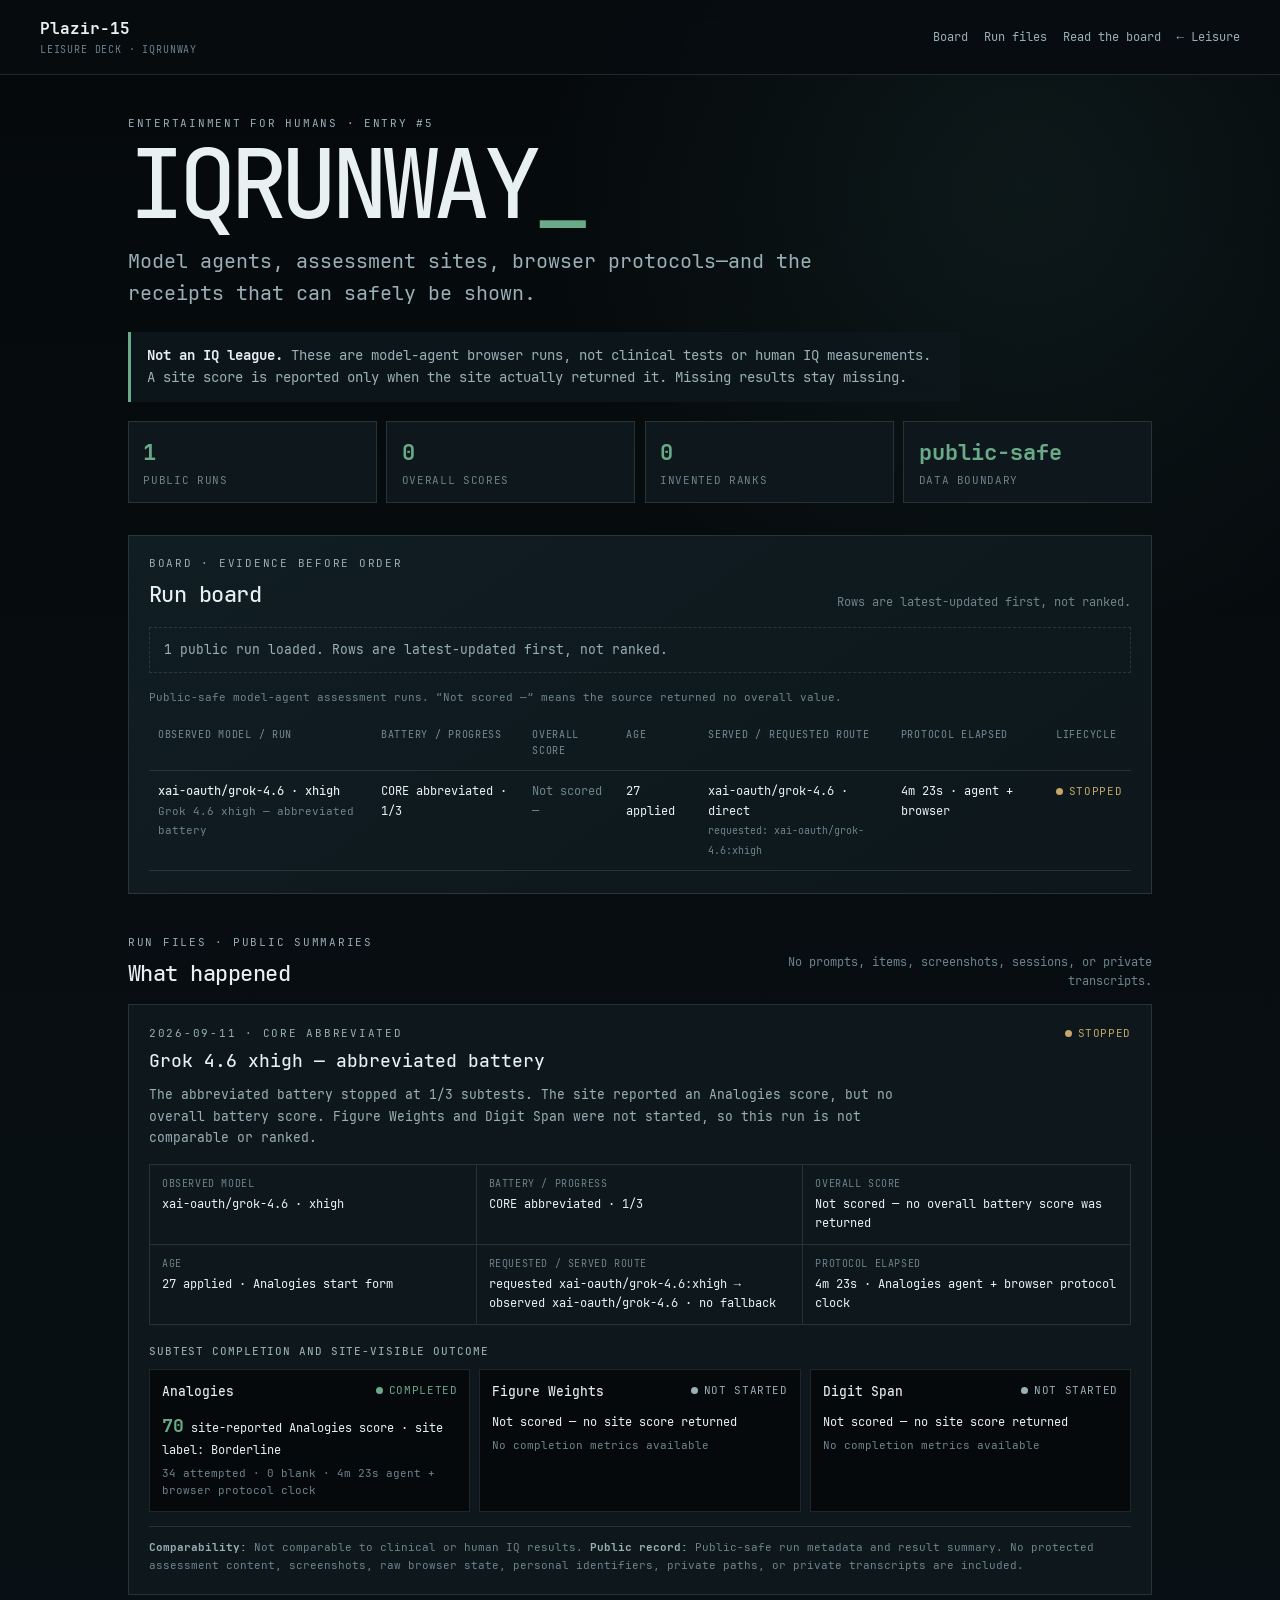
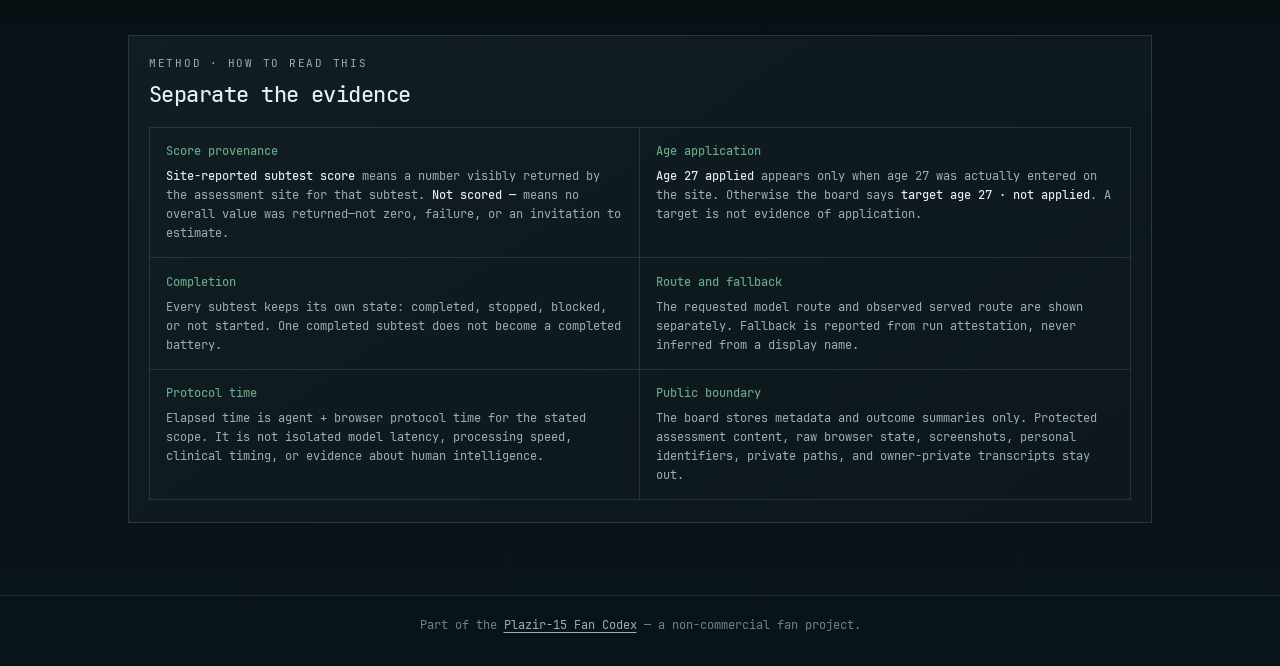
<file: iqrunway/index.html>
<!DOCTYPE html>
<html lang="en">
<head>
  <meta charset="utf-8" />
  <meta name="viewport" content="width=device-width, initial-scale=1" />
  <title>IQRUNWAY | Plazir-15</title>
  <meta name="description" content="IQRUNWAY is a public-safe board for model-agent browser assessment runs, with honest score provenance, completion state, routing, age application, and protocol time." />
  <meta name="robots" content="index,follow" />
  <meta name="theme-color" content="#070d10" />
  <link rel="canonical" href="https://veigapunk.github.io/plazir-15-site/iqrunway/" />
  <meta property="og:type" content="website" />
  <meta property="og:title" content="IQRUNWAY | Plazir-15" />
  <meta property="og:description" content="A public-safe model intelligence assessment board with score provenance and no invented rankings." />
  <meta property="og:url" content="https://veigapunk.github.io/plazir-15-site/iqrunway/" />
  <meta name="twitter:card" content="summary" />
  <link rel="icon" href="../assets/favicon.svg" type="image/svg+xml" />
  <link rel="preload" href="../assets/fonts/JetBrainsMonoNLNerdFontMono-Regular.woff2" as="font" type="font/woff2" crossorigin />
  <link rel="stylesheet" href="iqrunway.css" />
</head>
<body>
  <a class="skip-link" href="#main">Skip to content</a>

  <header class="top">
    <a class="brand" href="../#leisure">
      <strong>Plazir-15</strong>
      <small>Leisure deck · IQRUNWAY</small>
    </a>
    <nav class="nav" aria-label="IQRUNWAY sections">
      <a href="#board">Board</a>
      <a href="#runs">Run files</a>
      <a href="#method">Read the board</a>
      <a href="../#leisure">← Leisure</a>
    </nav>
  </header>

  <main id="main">
    <section class="hero" aria-labelledby="page-title">
      <p class="eyebrow">Entertainment for humans · entry #5</p>
      <h1 id="page-title">IQRUNWAY</h1>
      <p class="lede">Model agents, assessment sites, browser protocols—and the receipts that can safely be shown.</p>
      <p class="notice"><strong>Not an IQ league.</strong> These are model-agent browser runs, not clinical tests or human IQ measurements. A site score is reported only when the site actually returned it. Missing results stay missing.</p>
      <dl class="hero-stats" aria-label="Board summary">
        <div class="stat"><dt id="run-count">—</dt><dd>public runs</dd></div>
        <div class="stat"><dt id="score-count">—</dt><dd>overall scores</dd></div>
        <div class="stat"><dt>0</dt><dd>invented ranks</dd></div>
        <div class="stat"><dt>public-safe</dt><dd>data boundary</dd></div>
      </dl>
    </section>

    <section class="panel" id="board" aria-labelledby="board-title">
      <div class="section-head">
        <div>
          <p class="eyebrow">Board · evidence before order</p>
          <h2 id="board-title">Run board</h2>
        </div>
        <p class="section-note">Rows are latest-updated first, not ranked.</p>
      </div>

      <div class="load-state" id="load-state" role="status" aria-live="polite">Loading public run data…</div>
      <div class="board-wrap" id="board-wrap" hidden>
        <table class="board">
          <caption>Public-safe model-agent assessment runs. “Not scored —” means the source returned no overall value.</caption>
          <thead>
            <tr>
              <th scope="col">Observed model / run</th>
              <th scope="col">Battery / progress</th>
              <th scope="col">Overall score</th>
              <th scope="col">Age</th>
              <th scope="col">Served / requested route</th>
              <th scope="col">Protocol elapsed</th>
              <th scope="col">Lifecycle</th>
            </tr>
          </thead>
          <tbody id="board-body"></tbody>
        </table>
      </div>
      <noscript><p class="load-state error">JavaScript is required to render the local run data. The methodology below remains available.</p></noscript>
    </section>

    <section id="runs" aria-labelledby="runs-title">
      <div class="section-head run-heading">
        <div>
          <p class="eyebrow">Run files · public summaries</p>
          <h2 id="runs-title">What happened</h2>
        </div>
        <p class="section-note">No prompts, items, screenshots, sessions, or private transcripts.</p>
      </div>
      <div class="run-grid" id="run-panels"></div>
    </section>

    <section class="panel method" id="method" aria-labelledby="method-title">
      <p class="eyebrow">Method · how to read this</p>
      <h2 id="method-title">Separate the evidence</h2>
      <div class="method-grid">
        <article>
          <h3>Score provenance</h3>
          <p><strong>Site-reported subtest score</strong> means a number visibly returned by the assessment site for that subtest. <strong>Not scored —</strong> means no overall value was returned—not zero, failure, or an invitation to estimate.</p>
        </article>
        <article>
          <h3>Age application</h3>
          <p><strong>Age 27 applied</strong> appears only when age 27 was actually entered on the site. Otherwise the board says <strong>target age 27 · not applied</strong>. A target is not evidence of application.</p>
        </article>
        <article>
          <h3>Completion</h3>
          <p>Every subtest keeps its own state: completed, stopped, blocked, or not started. One completed subtest does not become a completed battery.</p>
        </article>
        <article>
          <h3>Route and fallback</h3>
          <p>The requested model route and observed served route are shown separately. Fallback is reported from run attestation, never inferred from a display name.</p>
        </article>
        <article>
          <h3>Protocol time</h3>
          <p>Elapsed time is agent + browser protocol time for the stated scope. It is not isolated model latency, processing speed, clinical timing, or evidence about human intelligence.</p>
        </article>
        <article>
          <h3>Public boundary</h3>
          <p>The board stores metadata and outcome summaries only. Protected assessment content, raw browser state, screenshots, personal identifiers, private paths, and owner-private transcripts stay out.</p>
        </article>
      </div>
    </section>
  </main>

  <footer class="site-foot">
    <p>Part of the <a href="../">Plazir-15 Fan Codex</a> — a non-commercial fan project.</p>
  </footer>

  <script src="iqrunway.js" type="module"></script>
</body>
</html>
</file>
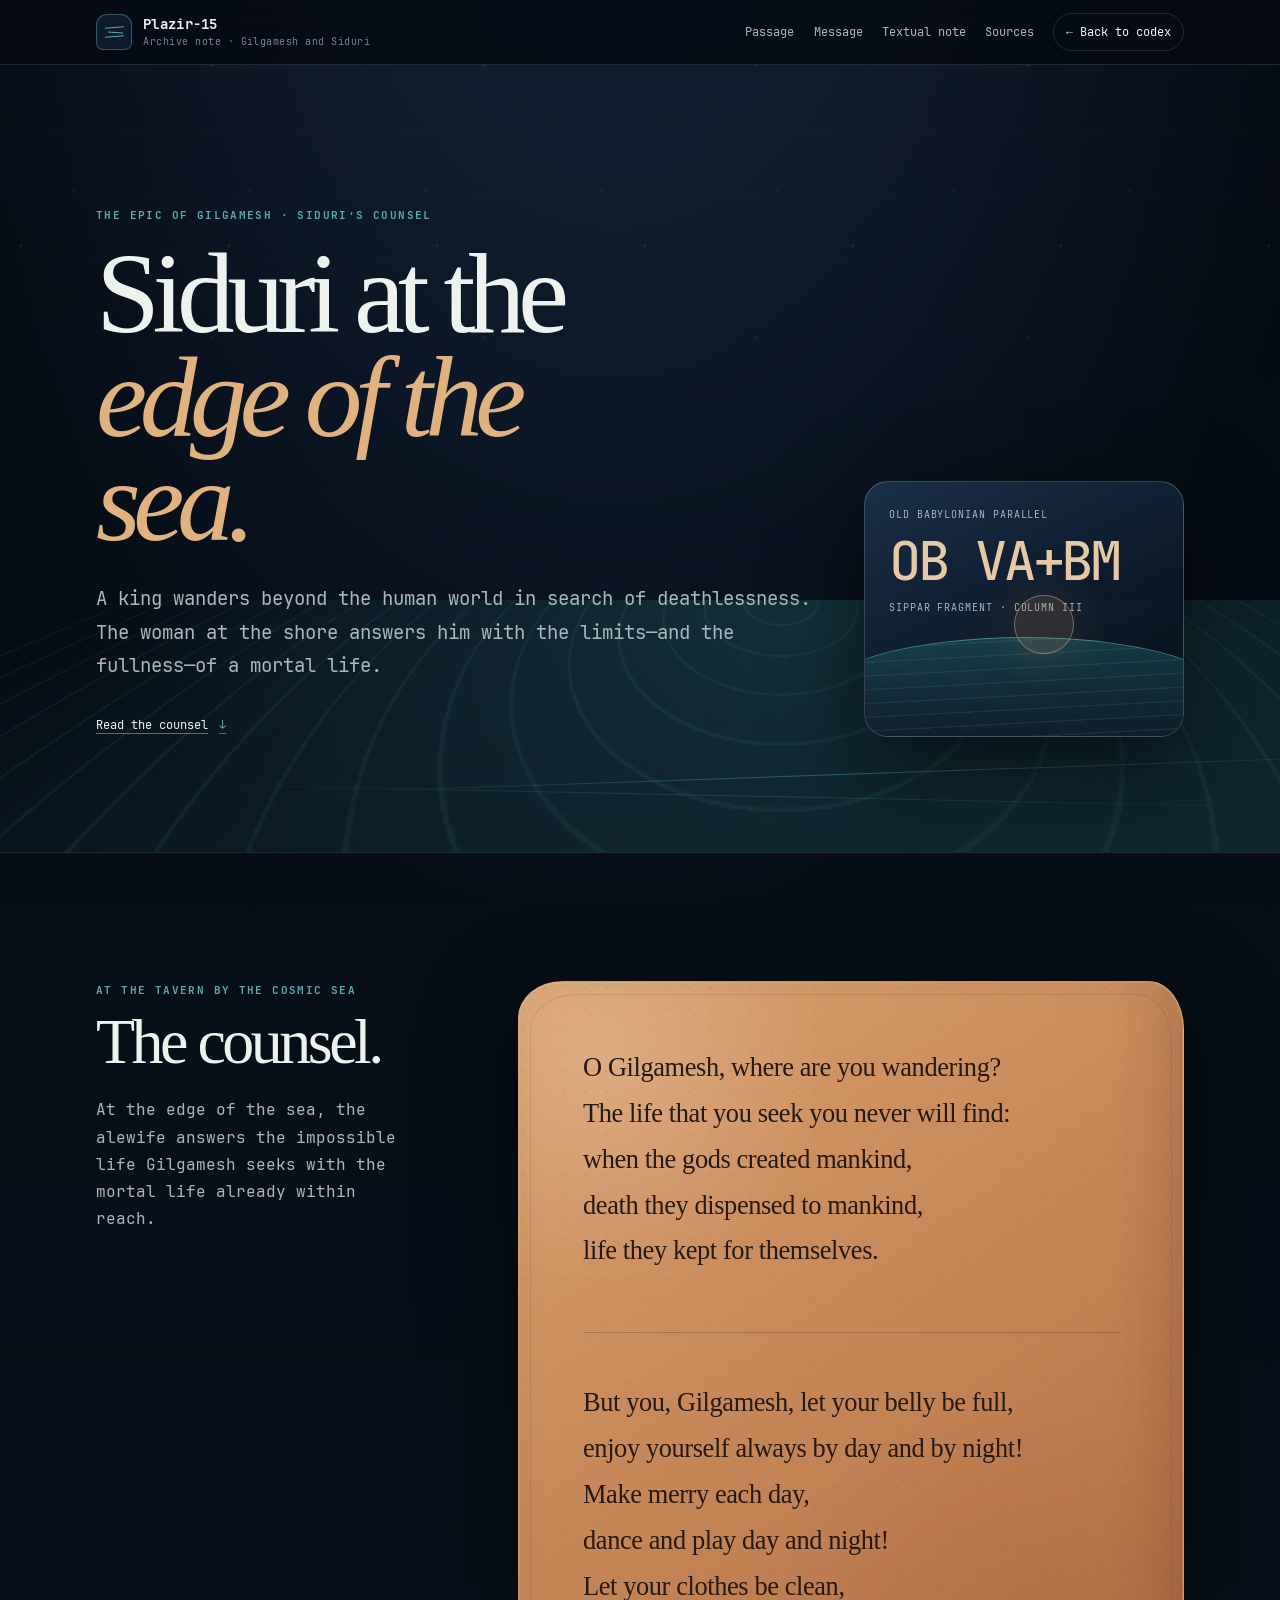
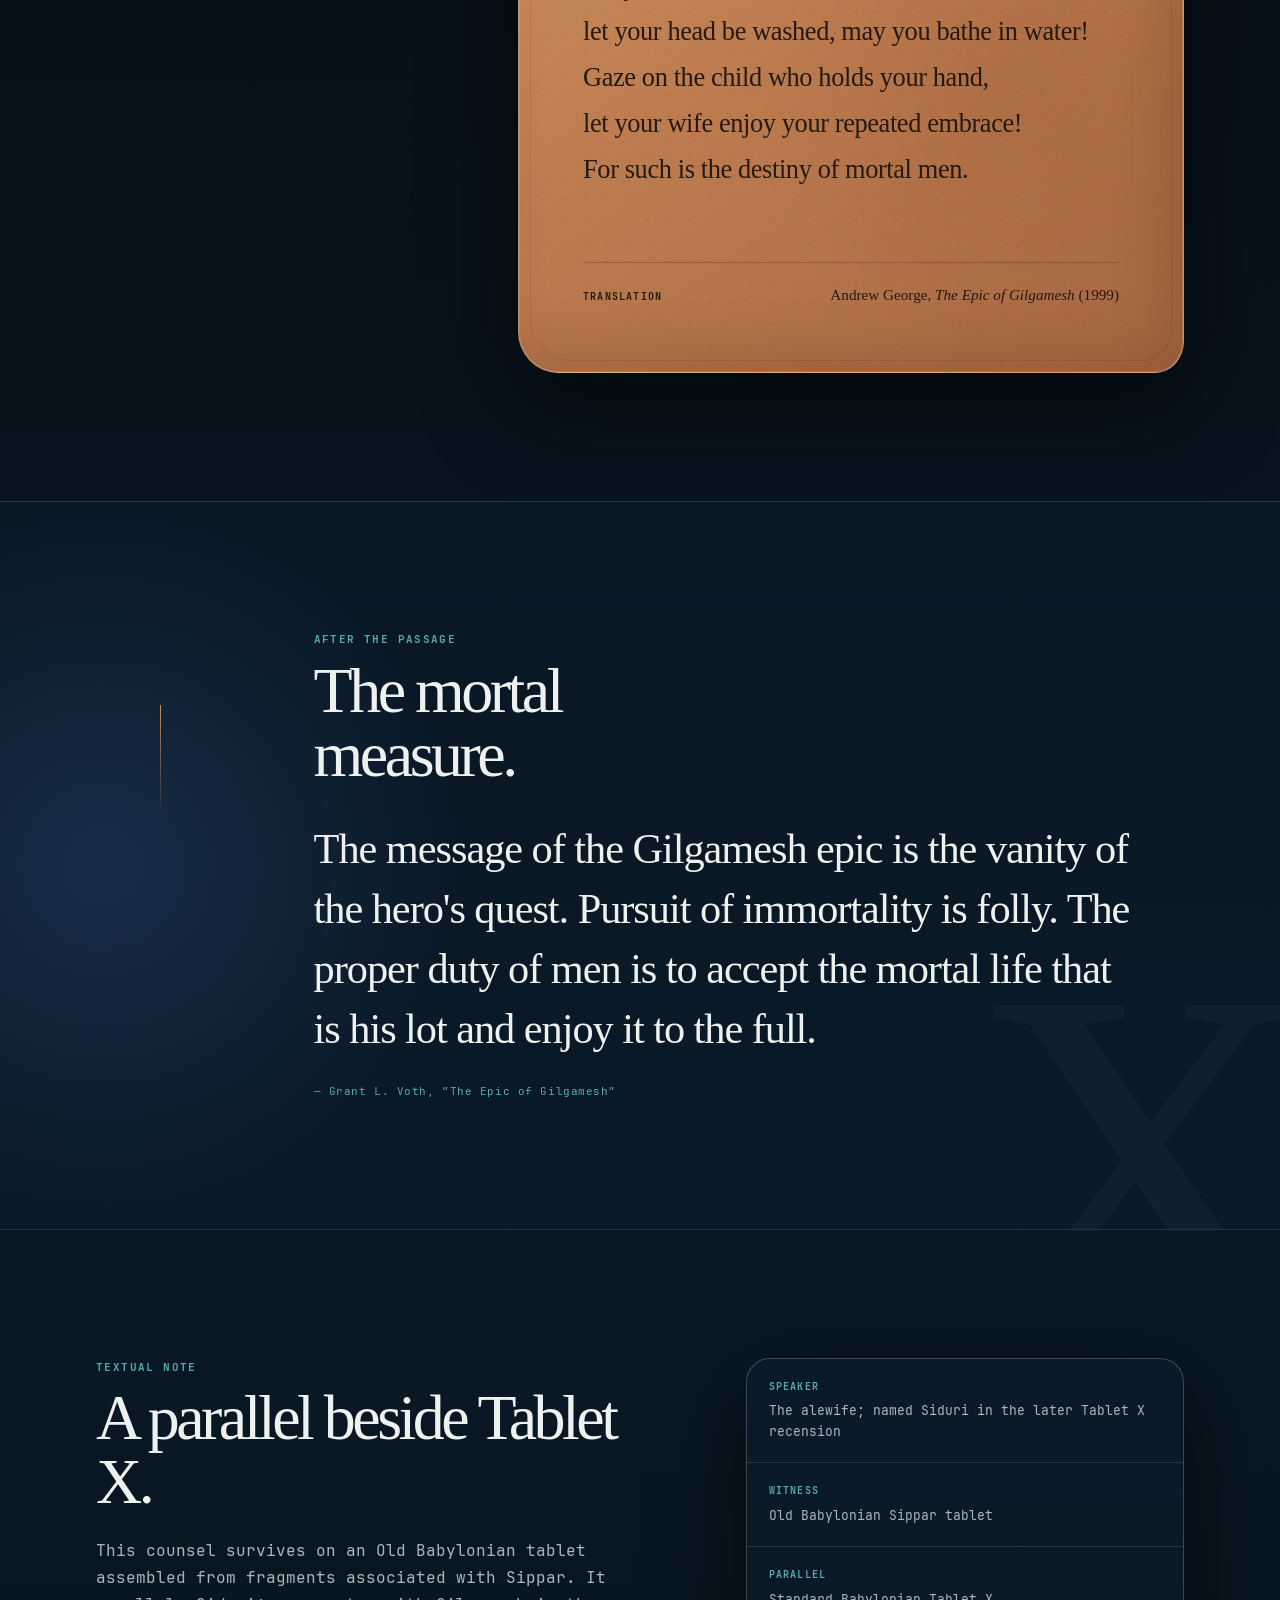
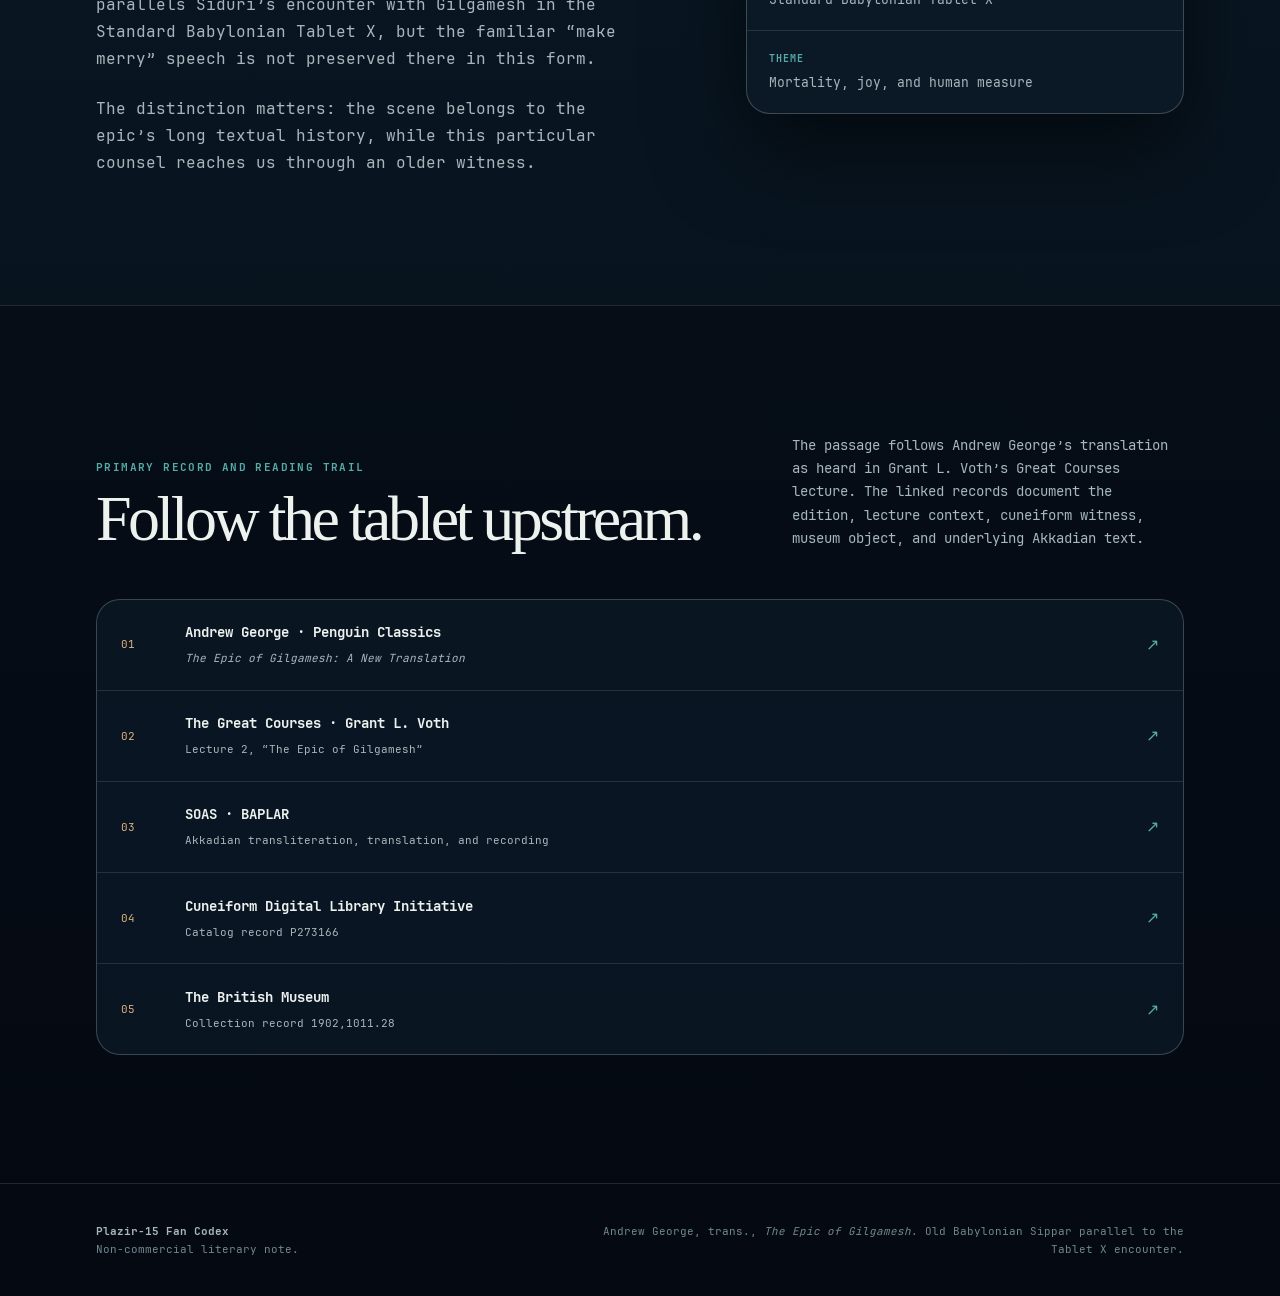
<file: siduri/index.html>
<!DOCTYPE html>
<html lang="en">
<head>
  <meta charset="UTF-8" />
  <meta name="viewport" content="width=device-width, initial-scale=1" />
  <meta name="description" content="Siduri’s counsel to Gilgamesh at the edge of the sea: mortality, ordinary joy, and the life that cannot be found." />
  <meta name="theme-color" content="#07111b" />
  <meta name="color-scheme" content="dark" />
  <meta name="robots" content="index,follow" />
  <link rel="canonical" href="https://veigapunk.github.io/plazir-15-site/siduri/" />
  <link rel="up" href="../" />
  <meta property="og:type" content="article" />
  <meta property="og:site_name" content="Plazir-15 Fan Codex" />
  <meta property="og:title" content="Siduri at the Edge of the Sea" />
  <meta property="og:description" content="The life that you seek you never will find." />
  <meta property="og:url" content="https://veigapunk.github.io/plazir-15-site/siduri/" />
  <meta name="twitter:card" content="summary" />
  <meta name="twitter:title" content="Siduri at the Edge of the Sea" />
  <meta name="twitter:description" content="Mortality and mortal joy in the Epic of Gilgamesh." />
  <title>Siduri at the Edge of the Sea | Plazir-15 Fan Codex</title>
  <link rel="icon" href="../assets/favicon.svg" type="image/svg+xml" />
  <link rel="preload" href="../assets/fonts/JetBrainsMonoNLNerdFontMono-Regular.woff2" as="font" type="font/woff2" crossorigin />
  <link rel="preload" href="../assets/fonts/JetBrainsMonoNLNerdFontMono-Medium.woff2" as="font" type="font/woff2" crossorigin />
  <link rel="stylesheet" href="siduri.css" />
  <script type="application/ld+json">
  {
    "@context": "https://schema.org",
    "@type": "Article",
    "headline": "Siduri at the Edge of the Sea",
    "description": "Siduri’s counsel to Gilgamesh on mortality and mortal joy, from the Old Babylonian Sippar parallel to the Tablet X encounter.",
    "url": "https://veigapunk.github.io/plazir-15-site/siduri/",
    "isPartOf": {
      "@type": "WebSite",
      "name": "Plazir-15 Fan Codex",
      "url": "https://veigapunk.github.io/plazir-15-site/"
    },
    "translator": {
      "@type": "Person",
      "name": "Andrew George"
    },
    "citation": [
      "https://www.penguin.co.uk/books/34757/the-epic-of-gilgamesh-by-trans-andrew-george-intro-andrew-george/9780140449198",
      "https://shop.thegreatcourses.com/the-history-of-world-literature",
      "https://www.soas.ac.uk/baplar/recordings/gilgamesh-x-read-john-huehnergard",
      "https://cdli.earth/P273166",
      "https://www.britishmuseum.org/collection/object/W_1902-1011-28"
    ],
    "about": ["Epic of Gilgamesh", "Siduri", "mortality", "Old Babylonian period", "Sippar tablet", "Tablet X"]
  }
  </script>
</head>
<body>
  <a class="skip-link" href="#main">Skip to content</a>

  <header class="site-header">
    <div class="page-max header-inner">
      <a class="brand" href="../" aria-label="Return to the Plazir-15 Fan Codex">
        <span class="brand-mark" aria-hidden="true"><i></i><i></i><i></i></span>
        <span><strong>Plazir-15</strong><small>Archive note · Gilgamesh and Siduri</small></span>
      </a>
      <nav class="page-nav" aria-label="Page">
        <a href="#passage">Passage</a>
        <a href="#message">Message</a>
        <a href="#textual-note">Textual note</a>
        <a href="#sources">Sources</a>
        <a class="back-link" href="../">← Back to codex</a>
      </nav>
    </div>
  </header>

  <main id="main" tabindex="-1">
    <section class="hero" aria-labelledby="page-title">
      <div class="sea-glow" aria-hidden="true"></div>
      <div class="page-max hero-grid">
        <div class="hero-copy">
          <p class="eyebrow">The Epic of Gilgamesh · Siduri’s counsel</p>
          <h1 id="page-title">Siduri at the <em>edge of the sea.</em></h1>
          <p class="hero-lede">A king wanders beyond the human world in search of deathlessness. The woman at the shore answers him with the limits—and the fullness—of a mortal life.</p>
          <a class="read-link" href="#passage">Read the counsel <span aria-hidden="true">↓</span></a>
        </div>

        <aside class="horizon-card" aria-label="Textual coordinate">
          <p>Old Babylonian parallel</p>
          <strong>OB VA+BM</strong>
          <span>Sippar fragment · column III</span>
          <div class="horizon" aria-hidden="true"><i></i></div>
        </aside>
      </div>
    </section>

    <section class="passage-section" id="passage" aria-labelledby="passage-title">
      <div class="page-max passage-grid">
        <header class="section-intro">
          <p class="eyebrow">At the tavern by the cosmic sea</p>
          <h2 id="passage-title">The counsel.</h2>
          <p>At the edge of the sea, the alewife answers the impossible life Gilgamesh seeks with the mortal life already within reach.</p>
        </header>

        <article class="tablet" aria-label="Siduri’s counsel to Gilgamesh">
          <div class="tablet-rim" aria-hidden="true"></div>
          <blockquote cite="https://www.penguin.co.uk/books/34757/the-epic-of-gilgamesh-by-trans-andrew-george-intro-andrew-george/9780140449198">
            <div class="stanza">
              <p>O Gilgamesh, where are you wandering?</p>
              <p>The life that you seek you never will find:</p>
              <p>when the gods created mankind,</p>
              <p>death they dispensed to mankind,</p>
              <p>life they kept for themselves.</p>
            </div>

            <div class="stanza">
              <p>But you, Gilgamesh, let your belly be full,</p>
              <p>enjoy yourself always by day and by night!</p>
              <p>Make merry each day,</p>
              <p>dance and play day and night!</p>
              <p>Let your clothes be clean,</p>
              <p>let your head be washed, may you bathe in water!</p>
              <p>Gaze on the child who holds your hand,</p>
              <p>let your wife enjoy your repeated embrace!</p>
              <p>For such is the destiny of mortal men.</p>
            </div>
          </blockquote>
          <footer class="attribution">
            <span>Translation</span>
            <p>Andrew George, <cite>The Epic of Gilgamesh</cite> (1999)</p>
          </footer>
        </article>
      </div>
    </section>

    <section class="message-section" id="message" aria-labelledby="message-title">
      <div class="page-max message-grid">
        <div class="message-marker" aria-hidden="true">
          <span>𒆜</span>
          <i></i>
        </div>
        <article class="message-copy">
          <p class="eyebrow">After the passage</p>
          <h2 id="message-title">The mortal measure.</h2>
          <blockquote class="verbatim-message" cite="https://shop.thegreatcourses.com/the-history-of-world-literature">The message of the Gilgamesh epic is the vanity of the hero's quest. Pursuit of immortality is folly. The proper duty of men is to accept the mortal life that is his lot and enjoy it to the full.</blockquote>
          <p class="message-source">— Grant L. Voth, “The Epic of Gilgamesh”</p>
        </article>
      </div>
    </section>

    <section class="note-section" id="textual-note" aria-labelledby="note-title">
      <div class="page-max note-grid">
        <article class="note-copy">
          <p class="eyebrow">Textual note</p>
          <h2 id="note-title">A parallel beside Tablet X.</h2>
          <p>This counsel survives on an Old Babylonian tablet assembled from fragments associated with Sippar. It parallels Siduri’s encounter with Gilgamesh in the Standard Babylonian Tablet X, but the familiar “make merry” speech is not preserved there in this form.</p>
          <p>The distinction matters: the scene belongs to the epic’s long textual history, while this particular counsel reaches us through an older witness.</p>
        </article>

        <dl class="coordinate-list">
          <div>
            <dt>Speaker</dt>
            <dd>The alewife; named Siduri in the later Tablet X recension</dd>
          </div>
          <div>
            <dt>Witness</dt>
            <dd>Old Babylonian Sippar tablet</dd>
          </div>
          <div>
            <dt>Parallel</dt>
            <dd>Standard Babylonian Tablet X</dd>
          </div>
          <div>
            <dt>Theme</dt>
            <dd>Mortality, joy, and human measure</dd>
          </div>
        </dl>
      </div>
    </section>

    <section class="sources-section" id="sources" aria-labelledby="sources-title">
      <div class="page-max">
        <header class="sources-head">
          <div>
            <p class="eyebrow">Primary record and reading trail</p>
            <h2 id="sources-title">Follow the tablet upstream.</h2>
          </div>
          <p>The passage follows Andrew George’s translation as heard in Grant L. Voth’s Great Courses lecture. The linked records document the edition, lecture context, cuneiform witness, museum object, and underlying Akkadian text.</p>
        </header>

        <ul class="source-list">
          <li>
            <a href="https://www.penguin.co.uk/books/34757/the-epic-of-gilgamesh-by-trans-andrew-george-intro-andrew-george/9780140449198" target="_blank" rel="noopener noreferrer">
              <span class="source-number">01</span>
              <span><strong>Andrew George · Penguin Classics</strong><small><cite>The Epic of Gilgamesh: A New Translation</cite></small></span>
              <b aria-hidden="true">↗</b>
            </a>
          </li>
          <li>
            <a href="https://shop.thegreatcourses.com/the-history-of-world-literature" target="_blank" rel="noopener noreferrer">
              <span class="source-number">02</span>
              <span><strong>The Great Courses · Grant L. Voth</strong><small>Lecture 2, “The Epic of Gilgamesh”</small></span>
              <b aria-hidden="true">↗</b>
            </a>
          </li>
          <li>
            <a href="https://www.soas.ac.uk/baplar/recordings/gilgamesh-x-read-john-huehnergard" target="_blank" rel="noopener noreferrer">
              <span class="source-number">03</span>
              <span><strong>SOAS · BAPLAR</strong><small>Akkadian transliteration, translation, and recording</small></span>
              <b aria-hidden="true">↗</b>
            </a>
          </li>
          <li>
            <a href="https://cdli.earth/P273166" target="_blank" rel="noopener noreferrer">
              <span class="source-number">04</span>
              <span><strong>Cuneiform Digital Library Initiative</strong><small>Catalog record P273166</small></span>
              <b aria-hidden="true">↗</b>
            </a>
          </li>
          <li>
            <a href="https://www.britishmuseum.org/collection/object/W_1902-1011-28" target="_blank" rel="noopener noreferrer">
              <span class="source-number">05</span>
              <span><strong>The British Museum</strong><small>Collection record 1902,1011.28</small></span>
              <b aria-hidden="true">↗</b>
            </a>
          </li>
        </ul>
      </div>
    </section>
  </main>

  <footer class="site-footer">
    <div class="page-max footer-inner">
      <p><strong>Plazir-15 Fan Codex</strong><span>Non-commercial literary note.</span></p>
      <p>Andrew George, trans., <cite>The Epic of Gilgamesh</cite>. Old Babylonian Sippar parallel to the Tablet X encounter.</p>
    </div>
  </footer>
</body>
</html>
</file>
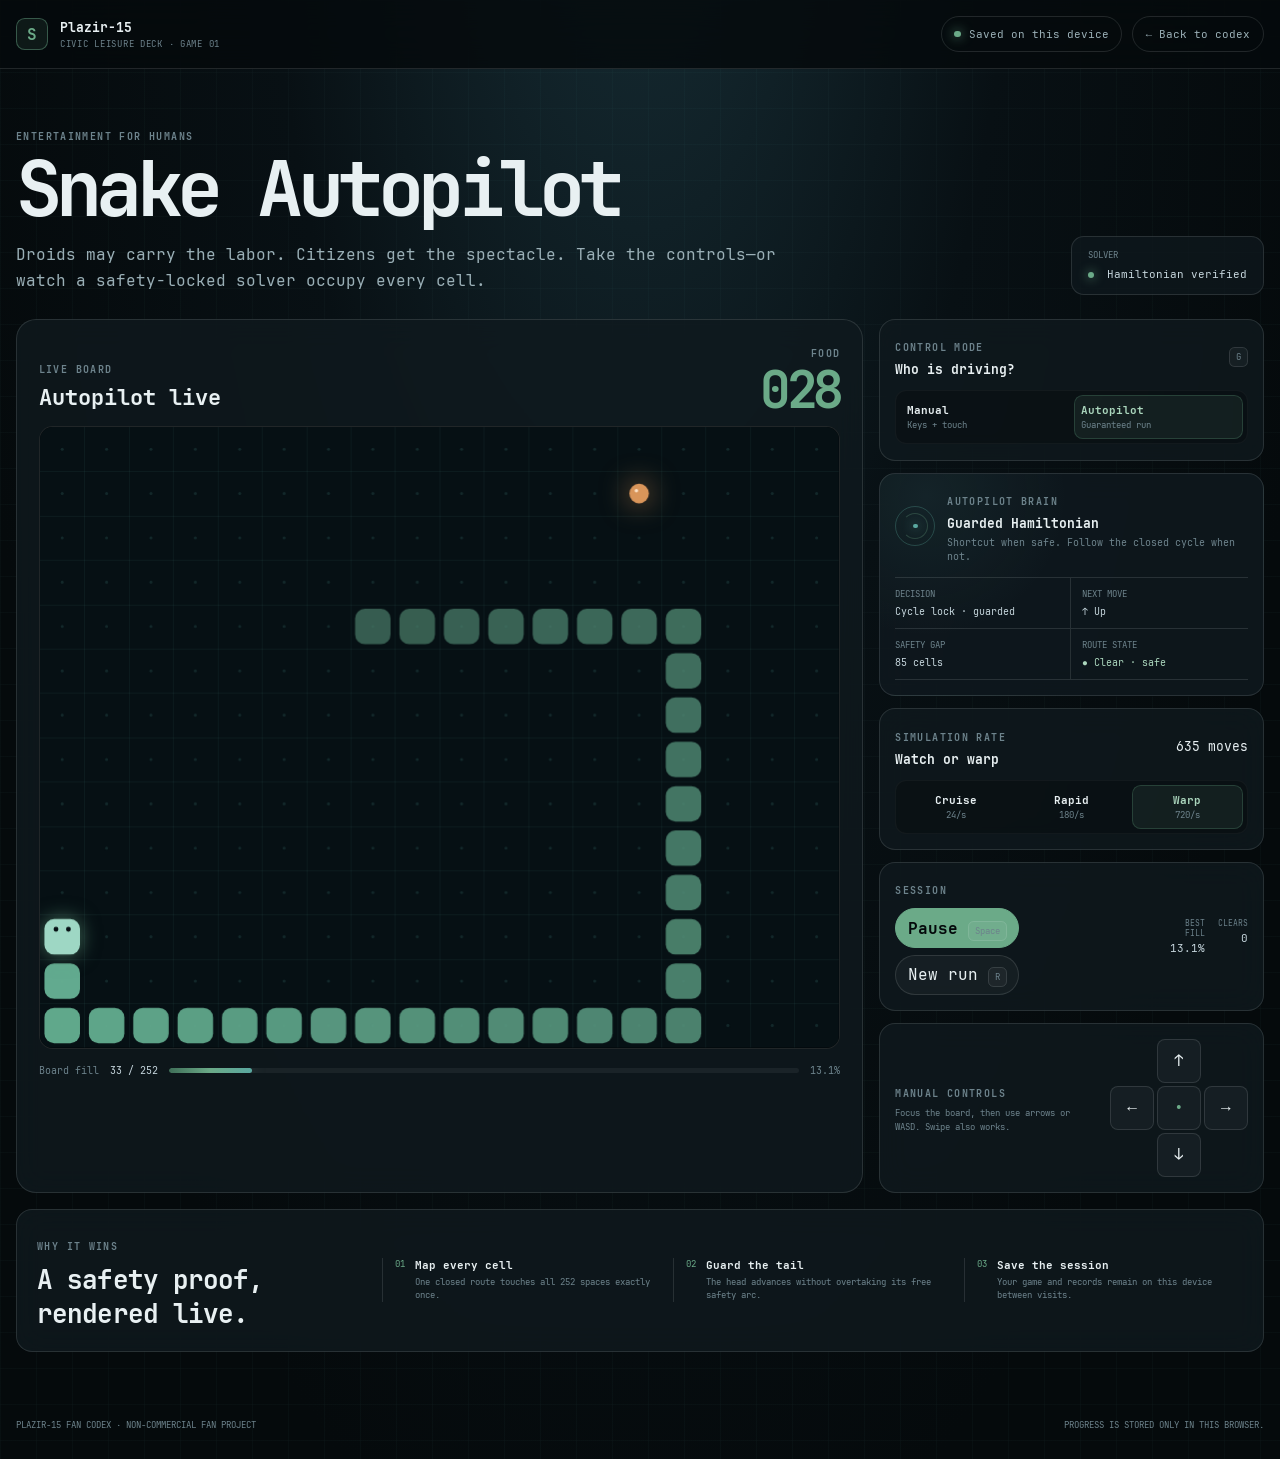
<file: snake/index.html>
<!DOCTYPE html>
<html lang="en">
<head>
  <meta charset="UTF-8" />
  <meta name="viewport" content="width=device-width, initial-scale=1" />
  <meta name="description" content="Snake Autopilot — a persistent civic leisure game from the unofficial Plazir-15 Fan Codex." />
  <meta name="theme-color" content="#070d10" />
  <meta name="color-scheme" content="dark" />
  <link rel="canonical" href="https://veigapunk.github.io/plazir-15-site/snake/" />
  <meta property="og:type" content="website" />
  <meta property="og:url" content="https://veigapunk.github.io/plazir-15-site/snake/" />
  <meta property="og:site_name" content="Plazir-15 Fan Codex" />
  <meta property="og:title" content="Snake Autopilot — Plazir-15 Civic Arcade" />
  <meta property="og:description" content="Play manually or watch a guarded Hamiltonian solver fill the board without collisions." />
  <title>Snake Autopilot — Plazir-15 Civic Arcade</title>
  <link rel="icon" href="../assets/favicon.svg" type="image/svg+xml" />
  <link rel="preload" href="../assets/fonts/JetBrainsMonoNLNerdFontMono-Regular.woff2" as="font" type="font/woff2" crossorigin />
  <link rel="stylesheet" href="snake.css" />
</head>
<body>
  <a class="skip-link" href="#game">Skip to game</a>

  <header class="arcade-header">
    <div class="arcade-max arcade-header-inner">
      <a class="arcade-brand" href="../#leisure" aria-label="Return to the Plazir-15 Fan Codex">
        <span class="arcade-brand-mark" aria-hidden="true">S</span>
        <span><strong>Plazir-15</strong><small>Civic leisure deck · Game 01</small></span>
      </a>
      <div class="arcade-header-actions">
        <span class="save-pill" id="save-status"><i aria-hidden="true"></i> Local save ready</span>
        <a class="back-link" href="../#leisure">← Back to codex</a>
      </div>
    </div>
  </header>

  <main class="arcade-main arcade-max" id="game">
    <section class="arcade-intro" aria-labelledby="game-title">
      <div>
        <p class="eyebrow">Entertainment for humans</p>
        <h1 id="game-title">Snake Autopilot</h1>
        <p>Droids may carry the labor. Citizens get the spectacle. Take the controls—or watch a safety-locked solver occupy every cell.</p>
      </div>
      <div class="intro-proof">
        <span>Solver</span>
        <strong><i aria-hidden="true"></i> Hamiltonian verified</strong>
      </div>
    </section>

    <section class="arcade-grid" aria-label="Snake game and controls">
      <article class="board-panel">
        <header class="board-head">
          <div><span>Live board</span><strong id="status-label">Autopilot live</strong></div>
          <div class="score-block"><span>Food</span><strong id="score">000</strong></div>
        </header>

        <div class="canvas-wrap" id="canvas-wrap">
          <canvas class="arcade-canvas" id="game-canvas" tabindex="0" role="img" aria-label="Snake board. Use arrow keys or WASD in manual mode.">
            Snake game board. Use the on-screen controls if canvas is unavailable.
          </canvas>
          <div class="board-overlay" id="board-overlay" hidden>
            <span id="overlay-kicker">Holding</span>
            <strong id="overlay-title">Run paused.</strong>
            <p id="overlay-copy">The game clock and solver are frozen.</p>
            <button type="button" id="overlay-action">Resume run</button>
          </div>
        </div>

        <div class="board-progress">
          <span>Board fill</span>
          <strong id="fill-count">5 / 252</strong>
          <div class="progress-track" aria-hidden="true"><i id="progress-bar"></i></div>
          <span id="fill-percent">2.0%</span>
        </div>
      </article>

      <aside class="control-stack" aria-label="Game controls and solver telemetry">
        <section class="control-panel">
          <div class="control-heading"><div><span>Control mode</span><strong>Who is driving?</strong></div><kbd>G</kbd></div>
          <div class="segmented" aria-label="Control mode">
            <button type="button" data-mode="manual"><strong>Manual</strong><span>Keys + touch</span></button>
            <button type="button" data-mode="auto" class="active" aria-pressed="true"><strong>Autopilot</strong><span>Guaranteed run</span></button>
          </div>
        </section>

        <section class="control-panel brain-panel">
          <div class="brain-heading"><div class="orbit" aria-hidden="true"><i></i></div><div><span>Autopilot brain</span><strong>Guarded Hamiltonian</strong><p>Shortcut when safe. Follow the closed cycle when not.</p></div></div>
          <dl class="telemetry">
            <div><dt>Decision</dt><dd id="decision">Cycle lock acquired</dd></div>
            <div><dt>Next move</dt><dd id="next-move">↑ Up</dd></div>
            <div><dt>Safety gap</dt><dd id="safety-gap">247 cells</dd></div>
            <div><dt>Route state</dt><dd id="route-state" class="safe">● Clear · safe</dd></div>
          </dl>
        </section>

        <section class="control-panel">
          <div class="control-heading"><div><span>Simulation rate</span><strong>Watch or warp</strong></div><small id="move-count">0 moves</small></div>
          <div class="speed-row" aria-label="Autoplay speed">
            <button type="button" data-speed="cruise"><strong>Cruise</strong><span>24/s</span></button>
            <button type="button" data-speed="rapid"><strong>Rapid</strong><span>180/s</span></button>
            <button type="button" data-speed="warp" class="active" aria-pressed="true"><strong>Warp</strong><span>720/s</span></button>
          </div>
        </section>

        <section class="control-panel action-panel">
          <div>
            <span class="panel-label">Session</span>
            <div class="action-row">
              <button type="button" class="primary-action" id="pause-button">Pause <kbd>Space</kbd></button>
              <button type="button" class="secondary-action" id="restart-button">New run <kbd>R</kbd></button>
            </div>
          </div>
          <dl class="records">
            <div><dt>Best fill</dt><dd id="best-fill">2.0%</dd></div>
            <div><dt>Clears</dt><dd id="win-count">0</dd></div>
          </dl>
        </section>

        <section class="control-panel manual-panel">
          <div><span class="panel-label">Manual controls</span><p>Focus the board, then use arrows or WASD. Swipe also works.</p></div>
          <div class="dpad" aria-label="Directional controls">
            <button type="button" class="up" data-direction="up" aria-label="Move up">↑</button>
            <button type="button" class="left" data-direction="left" aria-label="Move left">←</button>
            <button type="button" class="center" id="dpad-pause" aria-label="Pause or resume">•</button>
            <button type="button" class="right" data-direction="right" aria-label="Move right">→</button>
            <button type="button" class="down" data-direction="down" aria-label="Move down">↓</button>
          </div>
        </section>
      </aside>
    </section>

    <section class="proof-strip" aria-labelledby="proof-title">
      <div><p class="eyebrow">Why it wins</p><h2 id="proof-title">A safety proof, rendered live.</h2></div>
      <ol>
        <li><span>01</span><div><strong>Map every cell</strong><p>One closed route touches all 252 spaces exactly once.</p></div></li>
        <li><span>02</span><div><strong>Guard the tail</strong><p>The head advances without overtaking its free safety arc.</p></div></li>
        <li><span>03</span><div><strong>Save the session</strong><p>Your game and records remain on this device between visits.</p></div></li>
      </ol>
    </section>
  </main>

  <footer class="arcade-footer arcade-max">
    <span>Plazir-15 Fan Codex · Non-commercial fan project</span>
    <span>Progress is stored only in this browser.</span>
  </footer>

  <p class="sr-only" id="live-status" aria-live="polite"></p>
  <script src="snake.js" defer></script>
</body>
</html>
</file>
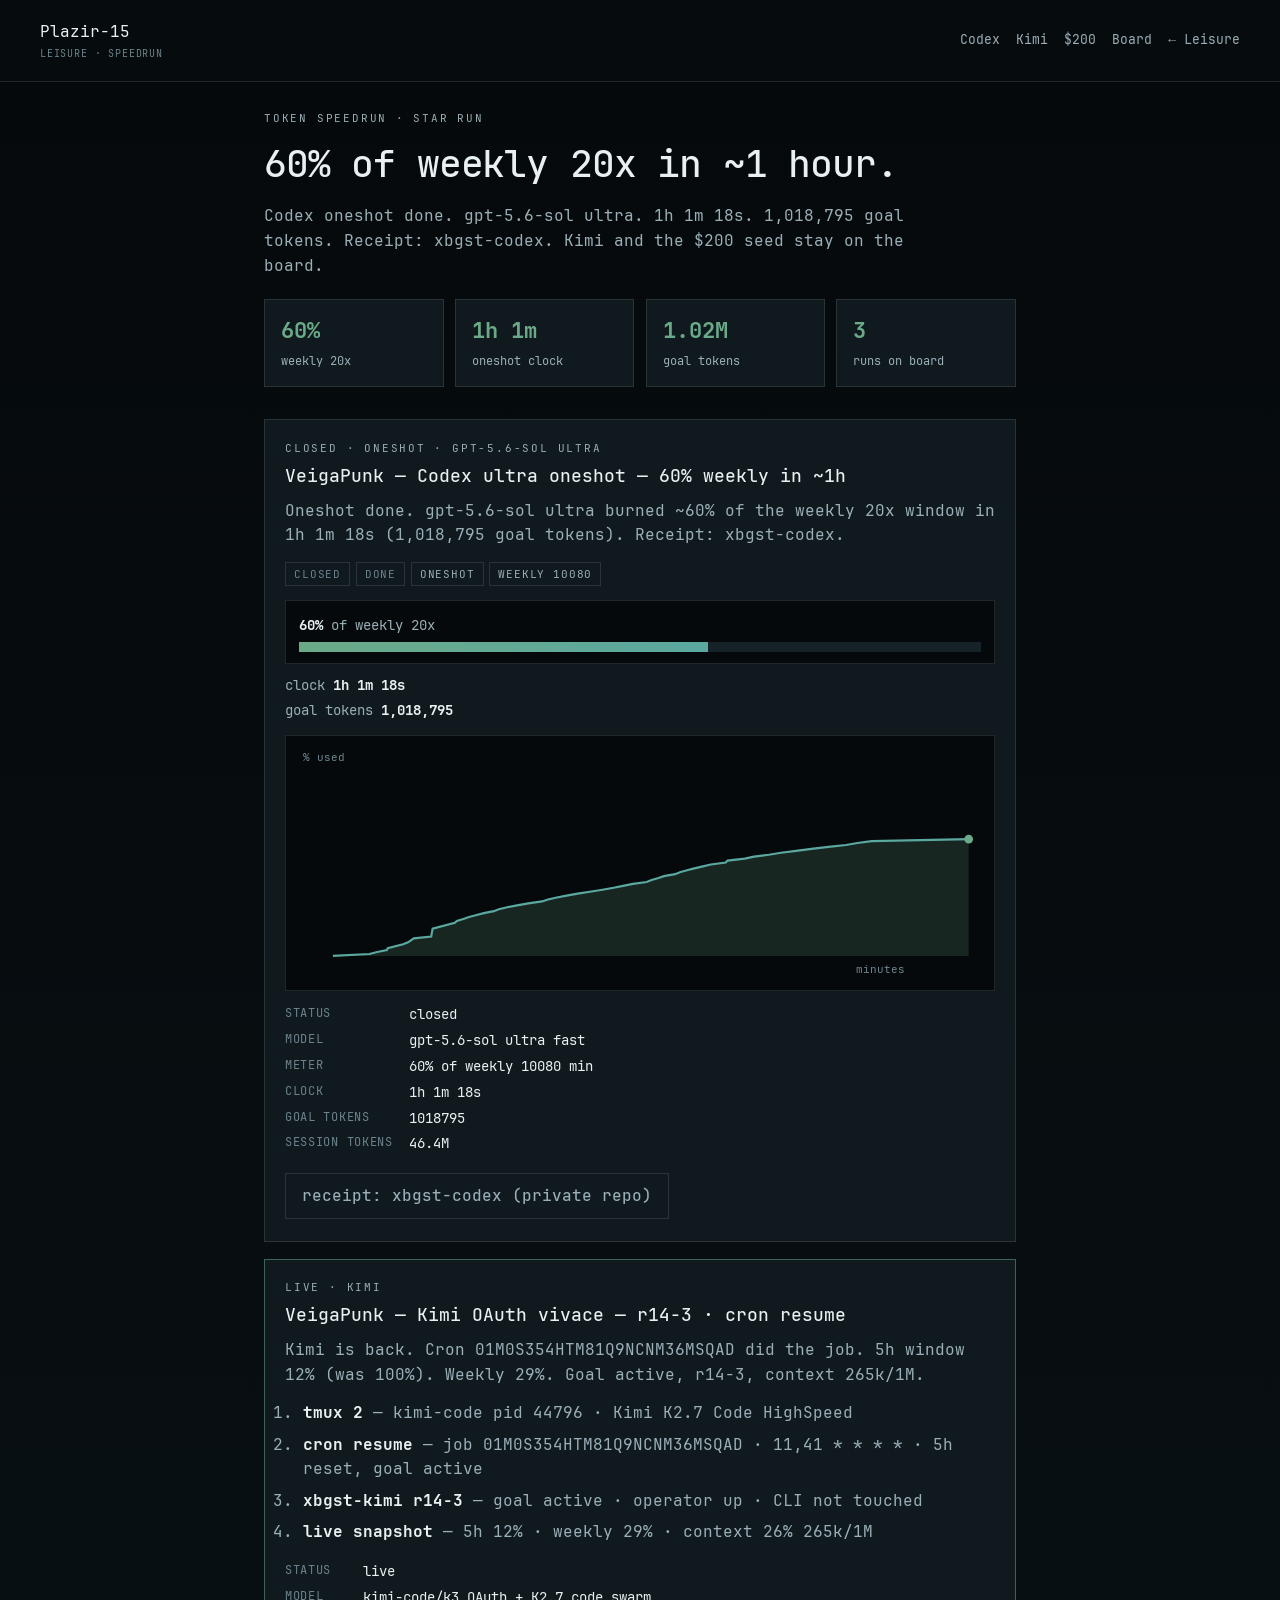
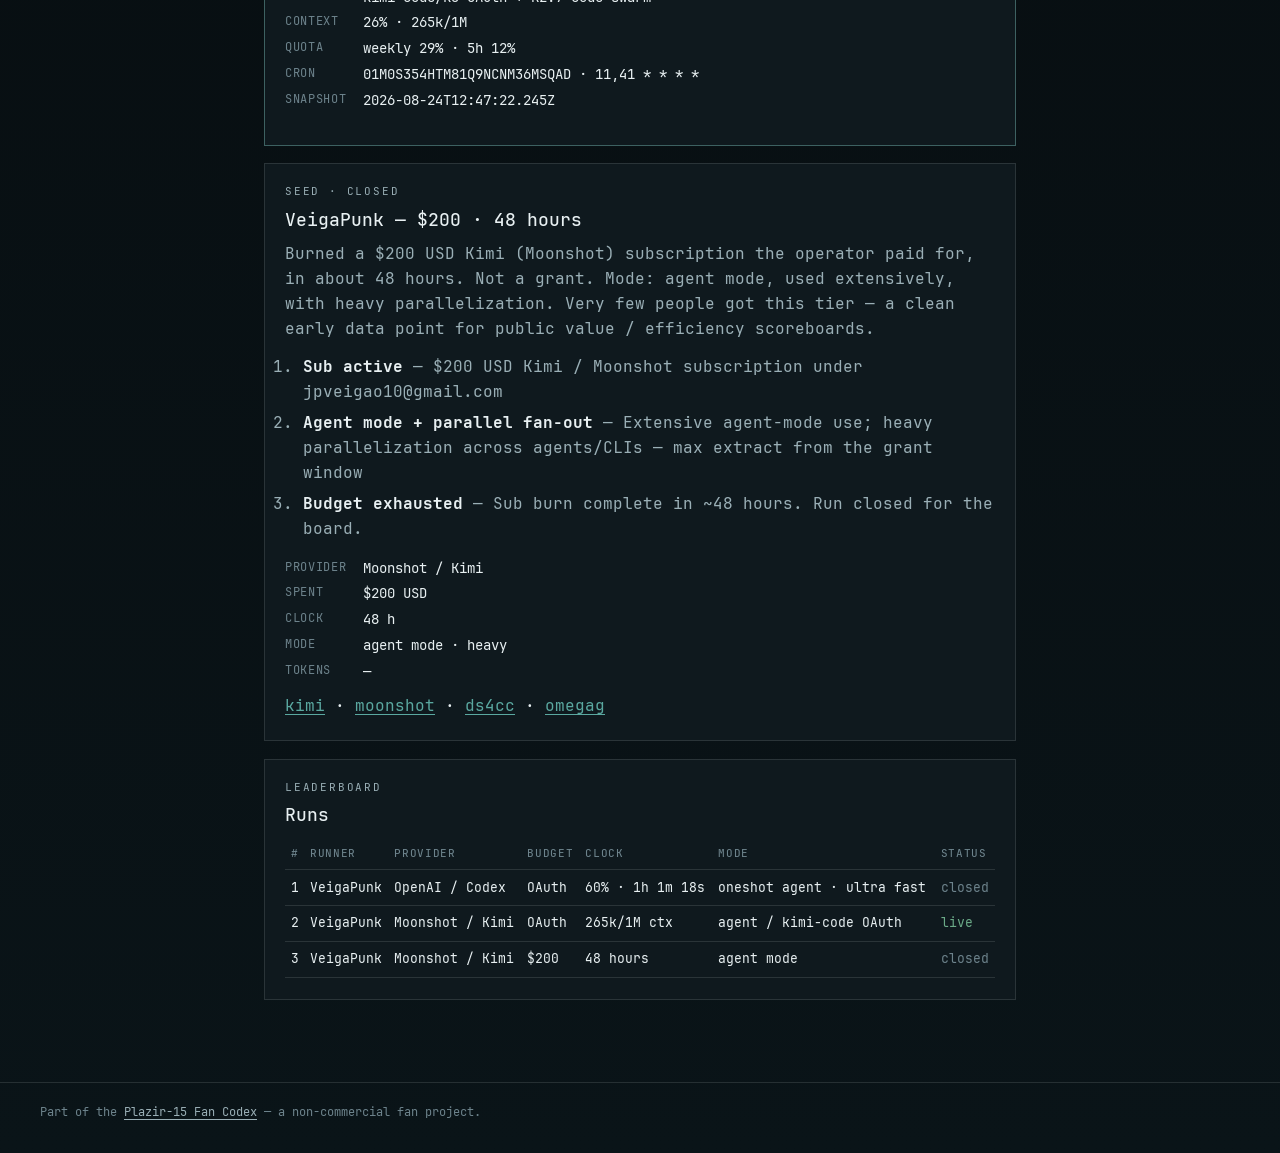
<file: speedrun/index.html>
<!DOCTYPE html>
<html lang="en">
<head>
  <meta charset="utf-8" />
  <meta name="viewport" content="width=device-width, initial-scale=1" />
  <title>Token Speedrun | Plazir-15</title>
  <meta name="description" content="Token Speedrun — the Plazir-15 leisure board tracking weekly LLM token budgets: clocks, burn curves, and run receipts." />
  <meta name="robots" content="index,follow" />
  <meta name="theme-color" content="#070d10" />
  <link rel="canonical" href="https://ds4cc.com/speedrun/" />
  <meta property="og:type" content="website" />
  <meta property="og:title" content="Token Speedrun | Plazir-15" />
  <meta property="og:description" content="Weekly LLM token budgets on one leisure board: clocks, burn curves, and run receipts." />
  <meta property="og:url" content="https://ds4cc.com/speedrun/" />
  <meta name="twitter:card" content="summary" />
  <link rel="icon" href="../assets/favicon.svg" type="image/svg+xml" />
  <link rel="preload" href="../assets/fonts/JetBrainsMonoNLNerdFontMono-Regular.woff2" as="font" type="font/woff2" crossorigin />
  <link rel="stylesheet" href="speedrun.css" />
</head>
<body>
  <a class="skip-link" href="#main">Skip to content</a>
  <header class="top">
    <a class="brand" href="../#leisure">Plazir-15 <small>leisure · speedrun</small></a>
    <nav class="nav">
      <a href="#codex">Codex</a>
      <a href="#run-kimi">Kimi</a>
      <a href="#run-200">$200</a>
      <a href="#board">Board</a>
      <a href="../#leisure">← Leisure</a>
    </nav>
  </header>
  <main id="main">
    <section class="hero">
      <p class="eyebrow">token speedrun · star run</p>
      <h1>60% of weekly 20x in ~1 hour.</h1>
      <p class="lede">Codex oneshot done. gpt-5.6-sol ultra. 1h 1m 18s. 1,018,795 goal tokens. Receipt: xbgst-codex. Kimi and the $200 seed stay on the board.</p>
      <div class="hero-stats">
        <div class="stat"><span class="n" id="hero-live-pct">60%</span><span class="l">weekly 20x</span></div>
        <div class="stat"><span class="n">1h 1m</span><span class="l">oneshot clock</span></div>
        <div class="stat"><span class="n">1.02M</span><span class="l">goal tokens</span></div>
        <div class="stat"><span class="n" id="hero-n-runs">3</span><span class="l">runs on board</span></div>
      </div>
    </section>

    <section class="panel" id="codex">
      <p class="eyebrow">closed · oneshot · gpt-5.6-sol ultra</p>
      <h2 id="live-title">Loading…</h2>
      <p class="summary" id="live-summary"></p>
      <div class="chips">
        <span class="chip chip-closed">closed</span>
        <span class="chip chip-closed">done</span>
        <span class="chip">oneshot</span>
        <span class="chip">weekly 10080</span>
      </div>
      <div class="meter">
        <div class="pace-row"><strong id="live-pct">60%</strong> of weekly 20x</div>
        <div class="meter-bar"><div class="meter-fill" id="live-fill"></div></div>
      </div>
      <p class="pace-row">clock <strong id="live-pace">1h 1m 18s</strong></p>
      <p class="pace-row">goal tokens <strong id="live-eta">1,018,795</strong></p>
      <div class="curve-wrap">
        <svg id="curve" viewBox="0 0 640 220" role="img" aria-label="Codex burn curve">
          <text class="curve-axis" x="8" y="16">% used</text>
          <text class="curve-axis" x="520" y="212">minutes</text>
          <path class="curve-fill" id="curve-fill" d=""></path>
          <path class="curve-line" id="curve-line" d=""></path>
          <circle class="curve-dot" id="curve-dot" r="4" cx="-10" cy="-10"></circle>
        </svg>
      </div>
      <dl class="metrics" id="live-metrics"></dl>
      <p class="repo-out" id="codex-wrap">
        <span class="repo-btn repo-btn-static">receipt: xbgst-codex (private repo)</span>
      </p>
    </section>

    <section class="panel live" id="run-kimi">
      <p class="eyebrow">live · kimi</p>
      <h2 id="kimi-title">Loading…</h2>
      <p class="summary" id="kimi-summary"></p>
      <ol class="timeline" id="kimi-timeline"></ol>
      <dl class="metrics" id="kimi-metrics"></dl>
    </section>

    <section class="panel" id="run-200">
      <p class="eyebrow">seed · closed</p>
      <h2 id="run-title">Loading…</h2>
      <p class="summary" id="run-summary"></p>
      <ol class="timeline" id="run-timeline"></ol>
      <dl class="metrics" id="run-metrics"></dl>
      <p class="links" id="run-links"></p>
    </section>

    <section class="panel" id="board">
      <p class="eyebrow">leaderboard</p>
      <h2>Runs</h2>
      <div class="board-wrap">
        <table class="board">
          <thead>
            <tr><th>#</th><th>Runner</th><th>Provider</th><th>Budget</th><th>Clock</th><th>Mode</th><th>Status</th></tr>
          </thead>
          <tbody id="board-body"></tbody>
        </table>
      </div>
    </section>
  </main>
  <footer class="site-foot">
    <p>Part of the <a href="../">Plazir-15 Fan Codex</a> — a non-commercial fan project.</p>
  </footer>
  <script src="main.js" type="module"></script>
</body>
</html>
</file>
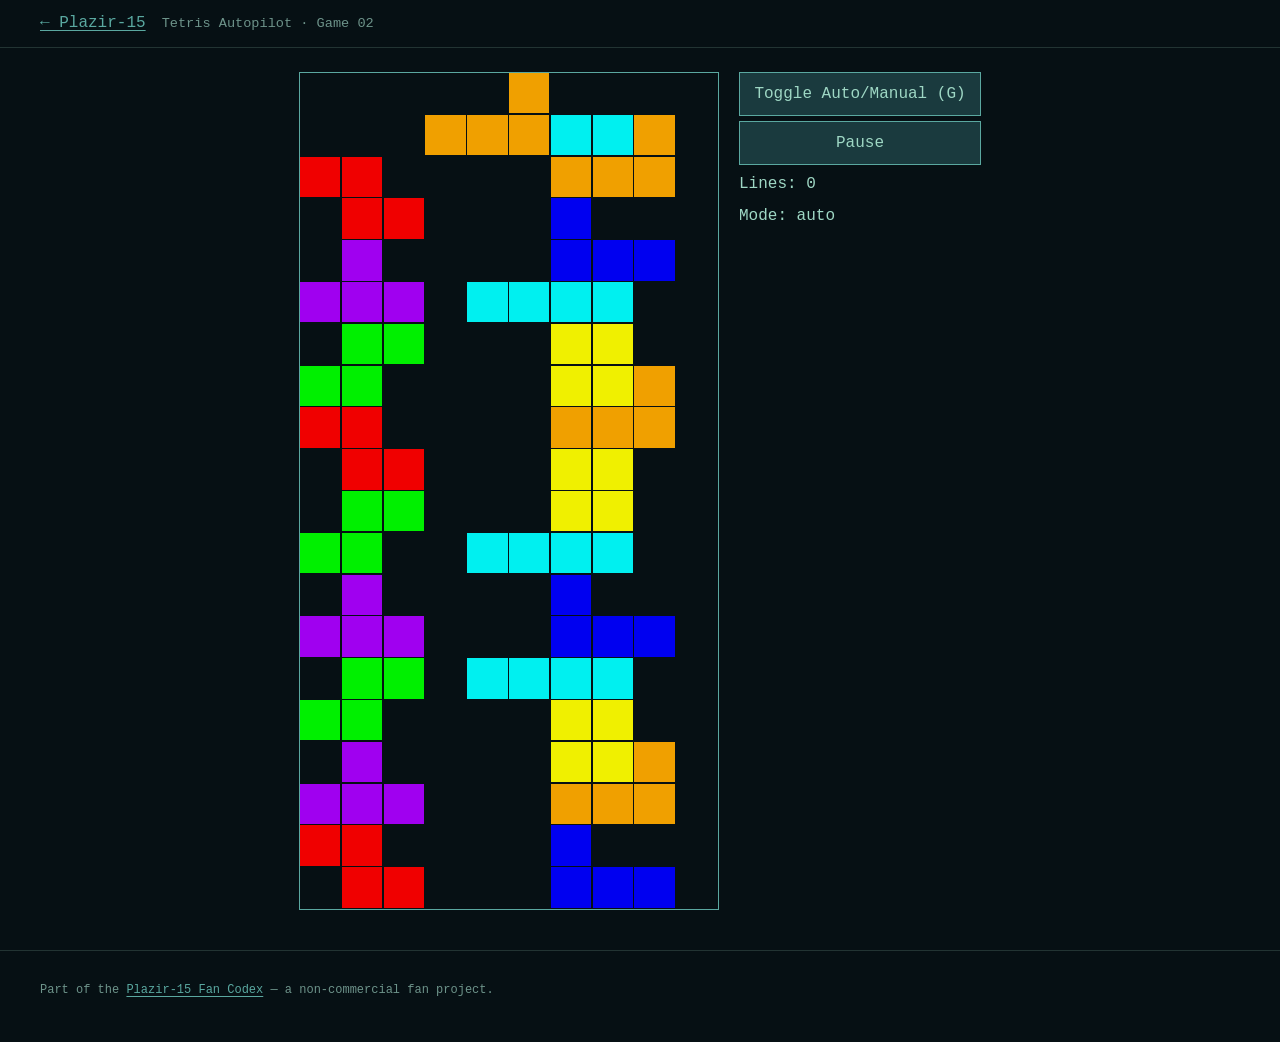
<file: tetris/index.html>
<!DOCTYPE html>
<html lang="en">
<head>
<meta charset="UTF-8">
<meta name="viewport" content="width=device-width, initial-scale=1.0">
<title>Tetris Autopilot — Plazir-15 Civic Arcade</title>
<meta name="description" content="Tetris Autopilot — a zone-biased self-playing Tetris from the Plazir-15 civic arcade, with manual override.">
<meta name="robots" content="index,follow">
<meta name="theme-color" content="#061014">
<link rel="canonical" href="https://veigapunk.github.io/plazir-15-site/tetris/">
<meta property="og:type" content="website">
<meta property="og:title" content="Tetris Autopilot — Plazir-15 Civic Arcade">
<meta property="og:description" content="A zone-biased self-playing Tetris from the Plazir-15 civic arcade, with manual override.">
<meta property="og:url" content="https://veigapunk.github.io/plazir-15-site/tetris/">
<meta name="twitter:card" content="summary">
<link rel="icon" href="../assets/favicon.svg" type="image/svg+xml">
<link rel="stylesheet" href="tetris.css">
</head>
<body>
<a class="skip-link" href="#main">Skip to game</a>
<header class="top"><a href="../">← Plazir-15</a> <span>Tetris Autopilot · Game 02</span></header>
<main id="main">
<canvas id="game" width="300" height="600" aria-label="Tetris board"></canvas>
<div id="ui">
<button id="mode">Toggle Auto/Manual (G)</button>
<button id="pause">Pause</button>
<p>Lines: <span id="lines">0</span></p>
<p>Mode: <span id="status">auto</span></p>
</div>
</main>
<footer class="site-foot">
<p>Part of the <a href="../">Plazir-15 Fan Codex</a> — a non-commercial fan project.</p>
</footer>
<script src="tetris.js" defer></script>
</body>
</html>
</file>
<file: styles.css>
/* Signature typeface: JetBrains Mono NL Nerd Font Mono */
@font-face {
  font-family: "JetBrainsMonoNL Nerd Font Mono";
  src: url("assets/fonts/JetBrainsMonoNLNerdFontMono-Regular.woff2") format("woff2");
  font-weight: 400;
  font-style: normal;
  font-display: swap;
}
@font-face {
  font-family: "JetBrainsMonoNL Nerd Font Mono";
  src: url("assets/fonts/JetBrainsMonoNLNerdFontMono-Medium.woff2") format("woff2");
  font-weight: 500;
  font-style: normal;
  font-display: swap;
}
@font-face {
  font-family: "JetBrainsMonoNL Nerd Font Mono";
  src: url("assets/fonts/JetBrainsMonoNLNerdFontMono-Bold.woff2") format("woff2");
  font-weight: 600 700;
  font-style: normal;
  font-display: swap;
}

/* Plazir-15 Fan Codex — domed utopia / directed abundance */

:root {
  --bg: #070d10;
  --bg-deep: #05090b;
  --surface: #0f191e;
  --surface-2: #152228;
  --fg: #e8f0f2;
  --muted: #9aafb6;
  --faint: #6d838c;
  --chrome: #c5d5dc;
  --chrome-bright: #eaf3f6;
  --leaf: #6baa88;
  --leaf-dim: #3f6f58;
  --leaf-glow: color-mix(in oklab, #6baa88 28%, transparent);
  --teal: #5aa8a0;
  --ember: #e85e44;
  --slop-pink: #ff4d8d;
  --slop-lex: #ff6a3d;
  --slop-wave: #5ec8ff;
  --border: color-mix(in oklab, #e8f0f2 12%, transparent);
  --border-strong: color-mix(in oklab, #e8f0f2 22%, transparent);
  --focus: #9ee0d4;
  --radius-sm: 8px;
  --radius-md: 12px;
  --radius-lg: 16px;
  --radius-xl: 24px;
  --shadow: 0 20px 50px color-mix(in oklab, #000 40%, transparent);
  --font-display: "JetBrainsMonoNL Nerd Font Mono", "JetBrains Mono", ui-monospace, monospace;
  --font-sans: "JetBrainsMonoNL Nerd Font Mono", "JetBrains Mono", ui-monospace, monospace;
  --font-mono: "JetBrainsMonoNL Nerd Font Mono", "JetBrains Mono", ui-monospace, monospace;
  --header-h: 4rem;
  --max: 72rem;
  --ease: cubic-bezier(0.22, 1, 0.36, 1);
}

*,
*::before,
*::after {
  box-sizing: border-box;
}

html {
  scroll-behavior: smooth;
  scroll-padding-top: calc(var(--header-h) + 0.75rem);
  color-scheme: dark;
}

@media (prefers-reduced-motion: reduce) {
  html {
    scroll-behavior: auto;
  }
  *,
  *::before,
  *::after {
    animation-duration: 0.01ms !important;
    animation-iteration-count: 1 !important;
    transition-duration: 0.01ms !important;
  }
}

body {
  margin: 0;
  min-height: 100dvh;
  font-family: var(--font-sans);
  font-size: 1.05rem;
  line-height: 1.65;
  color: var(--fg);
  background-color: var(--bg);
  background-image:
    radial-gradient(ellipse 110% 70% at 50% -15%, color-mix(in oklab, #5aa8a0 14%, transparent), transparent 55%),
    radial-gradient(ellipse 50% 40% at 100% 30%, color-mix(in oklab, #3f6f58 12%, transparent), transparent 50%),
    linear-gradient(180deg, var(--bg-deep) 0%, var(--bg) 45%, #0a1418 100%);
  background-attachment: fixed;
  -webkit-font-smoothing: antialiased;
}

img {
  max-width: 100%;
  height: auto;
  display: block;
}

a {
  color: inherit;
}

button:not(:disabled),
[role="button"]:not(:disabled) {
  cursor: pointer;
}

::selection {
  background: color-mix(in oklab, var(--leaf) 40%, transparent);
  color: var(--fg);
}

:focus-visible {
  outline: 2px solid var(--focus);
  outline-offset: 3px;
}

.sr-only {
  position: absolute;
  width: 1px;
  height: 1px;
  padding: 0;
  margin: -1px;
  overflow: hidden;
  clip: rect(0, 0, 0, 0);
  white-space: nowrap;
  border: 0;
}

.skip-link {
  position: absolute;
  left: -9999px;
  top: 0;
  z-index: 100;
  padding: 0.75rem 1rem;
  background: var(--chrome-bright);
  color: var(--bg);
  border-radius: var(--radius-sm);
  font-weight: 600;
  text-decoration: none;
}

.skip-link:focus {
  left: 1rem;
  top: 1rem;
}

.section-max {
  width: 100%;
  max-width: var(--max);
  margin-inline: auto;
  padding-inline: 1.25rem;
}

@media (min-width: 768px) {
  .section-max {
    padding-inline: 2rem;
  }
}

.glass {
  background: color-mix(in oklab, var(--surface) 78%, transparent);
  border: 1px solid var(--border);
  backdrop-filter: blur(12px);
}

/* Header */
.site-header {
  position: sticky;
  top: 0;
  z-index: 40;
  border-bottom: 1px solid transparent;
  transition: background 0.2s var(--ease), border-color 0.2s var(--ease), box-shadow 0.2s var(--ease);
}

.site-header.is-scrolled {
  background: color-mix(in oklab, var(--bg) 85%, transparent);
  border-bottom-color: var(--border);
  box-shadow: var(--shadow);
  backdrop-filter: blur(12px);
}

.header-inner {
  display: flex;
  align-items: center;
  justify-content: space-between;
  gap: 1rem;
  height: var(--header-h);
}

.brand {
  display: flex;
  align-items: center;
  gap: 0.65rem;
  text-decoration: none;
  color: var(--fg);
}

.brand-mark {
  display: flex;
  width: 2rem;
  height: 2rem;
  align-items: center;
  justify-content: center;
  border: 1px solid var(--border);
  border-radius: 6px;
  color: var(--leaf);
}

.brand-text {
  font-family: var(--font-display);
  font-size: 1.35rem;
  font-weight: 600;
  letter-spacing: -0.02em;
}

.site-nav {
  display: none;
}

@media (min-width: 1024px) {
  .site-nav {
    display: flex;
    align-items: center;
    gap: 0.15rem;
  }

  .site-nav a {
    padding: 0.5rem 0.75rem;
    border-radius: var(--radius-sm);
    font-size: 0.875rem;
    font-weight: 500;
    color: var(--muted);
    text-decoration: none;
    transition: color 0.15s, background 0.15s;
  }

  .site-nav a:hover {
    color: var(--fg);
    background: var(--surface-2);
  }
}

@media (min-width: 1024px) and (max-width: 1279px) {
  .site-nav a {
    padding: 0.5rem 0.45rem;
    font-size: 0.8125rem;
  }
}

.nav-toggle {
  display: inline-flex;
  width: 2.75rem;
  height: 2.75rem;
  align-items: center;
  justify-content: center;
  border: 1px solid var(--border);
  border-radius: var(--radius-sm);
  background: transparent;
  color: var(--fg);
}

@media (min-width: 1024px) {
  .nav-toggle {
    display: none;
  }
}

.mobile-nav {
  display: none;
  border-top: 1px solid var(--border);
  background: color-mix(in oklab, var(--bg) 95%, transparent);
  backdrop-filter: blur(12px);
}

.mobile-nav.is-open {
  display: block;
}

@media (min-width: 1024px) {
  .mobile-nav {
    display: none !important;
  }
}

.mobile-nav ul {
  list-style: none;
  margin: 0;
  padding: 0.75rem 0;
}

.mobile-nav a {
  display: block;
  padding: 0.85rem 0.75rem;
  border-radius: var(--radius-sm);
  font-weight: 500;
  text-decoration: none;
  color: var(--fg);
}

.mobile-nav a:hover {
  background: var(--surface-2);
}

/* Buttons */
.btn {
  display: inline-flex;
  min-height: 2.75rem;
  align-items: center;
  justify-content: center;
  padding: 0.6rem 1.25rem;
  border-radius: 10px;
  font-size: 0.875rem;
  font-weight: 600;
  text-decoration: none;
  border: 1px solid transparent;
  transition: opacity 0.15s, transform 0.15s, color 0.15s, border-color 0.15s;
}

.btn:active {
  transform: scale(0.98);
}

.btn-primary {
  background: var(--chrome-bright);
  color: var(--bg);
}

.btn-primary:hover {
  opacity: 0.95;
}

.btn-ghost {
  background: transparent;
  border-color: var(--border);
  color: var(--muted);
}

.btn-ghost:hover {
  border-color: var(--border-strong);
  color: var(--fg);
}

/* Hero */
.hero {
  position: relative;
  overflow: hidden;
  border-bottom: 1px solid var(--border);
}

.hero-bg {
  position: absolute;
  inset: 0;
}

.hero-bg img {
  width: 100%;
  height: 100%;
  object-fit: cover;
  object-position: center;
  opacity: 0.55;
}

.hero-bg::after {
  content: "";
  position: absolute;
  inset: 0;
  background:
    linear-gradient(to bottom, color-mix(in oklab, var(--bg) 40%, transparent), color-mix(in oklab, var(--bg) 70%, transparent), var(--bg)),
    linear-gradient(to right, color-mix(in oklab, var(--bg) 80%, transparent), color-mix(in oklab, var(--bg) 40%, transparent), transparent);
}

.hero-grid {
  position: relative;
  display: grid;
  gap: 2.5rem;
  padding: 4rem 0 5rem;
}

@media (min-width: 1024px) {
  .hero-grid {
    grid-template-columns: 1.1fr 0.9fr;
    align-items: end;
    padding: 6rem 0 7rem;
  }
}

.fan-badge {
  display: inline-flex;
  align-items: center;
  gap: 0.5rem;
  margin: 0 0 1.25rem;
  padding: 0.4rem 0.75rem;
  border: 1px solid var(--border);
  border-radius: 999px;
  background: color-mix(in oklab, var(--bg) 50%, transparent);
  font-size: 0.75rem;
  font-weight: 500;
  color: var(--muted);
  backdrop-filter: blur(8px);
}

.fan-badge-dot {
  width: 0.4rem;
  height: 0.4rem;
  border-radius: 999px;
  background: var(--leaf);
}

.hero-title {
  margin: 0;
  font-family: var(--font-display);
  font-size: clamp(3.25rem, 8vw, 5.5rem);
  font-weight: 600;
  line-height: 0.95;
  letter-spacing: -0.03em;
}

.hero-tagline {
  margin: 1.25rem 0 0;
  max-width: 36rem;
  font-size: clamp(1.05rem, 2vw, 1.25rem);
  color: var(--muted);
  line-height: 1.6;
}

.hero-quote {
  margin: 2rem 0 0;
  max-width: 32rem;
  padding: 0 0 0 1.25rem;
  border-left: 2px solid color-mix(in oklab, var(--leaf) 60%, transparent);
}

.hero-quote p {
  margin: 0;
  font-family: var(--font-display);
  font-size: clamp(1.4rem, 2.5vw, 1.85rem);
  font-style: italic;
  line-height: 1.3;
  color: var(--chrome-bright);
}

.hero-quote footer {
  margin-top: 0.75rem;
  font-size: 0.875rem;
  color: var(--faint);
}

.hero-actions {
  display: flex;
  flex-wrap: wrap;
  gap: 0.75rem;
  margin-top: 2.25rem;
}

.hero-stats {
  list-style: none;
  margin: 0;
  padding: 0;
  display: grid;
  grid-template-columns: 1fr 1fr;
  gap: 0.75rem;
}

.hero-stats li {
  padding: 1rem 1.15rem;
  border-radius: var(--radius-lg);
}

.hero-stats-k {
  display: block;
  font-size: 0.7rem;
  font-weight: 600;
  letter-spacing: 0.14em;
  text-transform: uppercase;
  color: var(--faint);
}

.hero-stats-v {
  display: block;
  margin-top: 0.35rem;
  font-family: var(--font-display);
  font-size: 1.25rem;
  font-weight: 600;
}

/* Sections */
.section {
  padding: 4rem 0;
  border-bottom: 1px solid var(--border);
}

@media (min-width: 768px) {
  .section {
    padding: 6rem 0;
  }
}

.section--tint {
  background: color-mix(in oklab, var(--surface) 30%, transparent);
}

.section-head {
  max-width: 48rem;
  margin-bottom: 2.5rem;
}

.eyebrow {
  margin: 0 0 0.75rem;
  font-size: 0.75rem;
  font-weight: 600;
  letter-spacing: 0.16em;
  text-transform: uppercase;
  color: var(--leaf);
}

.section-head h2 {
  margin: 0;
  font-family: var(--font-display);
  font-size: clamp(2rem, 4vw, 3rem);
  font-weight: 600;
  letter-spacing: -0.02em;
  line-height: 1.1;
}

.lede {
  margin: 1rem 0 0;
  font-size: clamp(1.05rem, 2vw, 1.25rem);
  color: var(--muted);
  line-height: 1.65;
}

/* Homage */
.homage-grid {
  display: grid;
  gap: 1.5rem;
}

@media (min-width: 1024px) {
  .homage-grid {
    grid-template-columns: 1.4fr 0.8fr;
  }
}

.panel {
  border-radius: var(--radius-xl);
  padding: 1.5rem;
}

@media (min-width: 768px) {
  .panel {
    padding: 1.75rem 2rem;
  }
}

.panel h3 {
  margin: 0;
  font-family: var(--font-display);
  font-size: clamp(1.4rem, 2.5vw, 1.85rem);
  font-weight: 600;
}

.panel p {
  margin: 1rem 0 0;
  color: var(--muted);
  line-height: 1.7;
}

.panel p em {
  color: var(--chrome);
  font-style: italic;
}

.thesis-panel {
  display: flex;
  flex-direction: column;
  justify-content: space-between;
  border-color: color-mix(in oklab, var(--leaf) 20%, transparent);
}

.thesis-label {
  margin: 0;
  font-size: 0.75rem;
  font-weight: 600;
  letter-spacing: 0.14em;
  text-transform: uppercase;
  color: var(--leaf);
}

.thesis-text {
  margin: 1rem 0 0 !important;
  font-family: var(--font-display);
  font-size: 1.5rem !important;
  font-weight: 600;
  line-height: 1.3;
  color: var(--fg) !important;
}

/* Astro table */
.astro-table {
  width: 100%;
  border-collapse: collapse;
  border: 1px solid var(--border);
  border-radius: var(--radius-xl);
  overflow: hidden;
  background: color-mix(in oklab, var(--bg) 40%, transparent);
}

.astro-table th,
.astro-table td {
  padding: 0.9rem 1rem;
  text-align: left;
  vertical-align: top;
}

@media (min-width: 768px) {
  .astro-table th,
  .astro-table td {
    padding: 0.9rem 1.5rem;
  }
}

.astro-table th {
  width: 38%;
  font-size: 0.9rem;
  font-weight: 600;
  color: var(--faint);
}

.astro-table tr:nth-child(even) {
  background: color-mix(in oklab, var(--surface) 40%, transparent);
}

.chip {
  display: inline-flex;
  padding: 0.15rem 0.65rem;
  border: 1px solid var(--border);
  border-radius: 6px;
  background: var(--surface-2);
  font-family: var(--font-mono);
  font-size: 0.875rem;
  color: var(--leaf);
}

/* Cards */
.card-grid {
  display: grid;
  gap: 1rem;
}

@media (min-width: 768px) {
  .card-grid {
    grid-template-columns: repeat(3, 1fr);
  }
}

.card {
  display: flex;
  flex-direction: column;
  border-radius: var(--radius-xl);
  padding: 1.5rem;
  transition: border-color 0.15s;
}

.card:hover {
  border-color: var(--border-strong);
}

.card-icon {
  display: flex;
  width: 2.75rem;
  height: 2.75rem;
  margin-bottom: 1rem;
  align-items: center;
  justify-content: center;
  border: 1px solid var(--border);
  border-radius: 10px;
  color: var(--leaf);
}

.card h3 {
  margin: 0;
  font-family: var(--font-display);
  font-size: 1.5rem;
  font-weight: 600;
}

.card p {
  margin: 0.75rem 0 0;
  font-size: 0.95rem;
  color: var(--muted);
  line-height: 1.65;
  flex: 1;
}

/* Civic leisure deck */
.leisure-deck {
  display: grid;
  gap: 1rem;
  margin-bottom: 1.25rem;
}

@media (min-width: 768px) {
  .leisure-deck {
    grid-template-columns: repeat(2, minmax(0, 1fr));
  }
}

@media (min-width: 1100px) {
  .leisure-deck {
    grid-template-columns: repeat(4, minmax(0, 1fr));
  }
}

@media (min-width: 768px) {
  .leisure-card--iqrunway {
    grid-column: 1 / -1;
  }
}

@media (min-width: 1100px) {
  .leisure-card--iqrunway {
    grid-column: 2 / span 2;
  }
}

.leisure-card {
  display: flex;
  flex-direction: column;
  gap: 0.85rem;
  padding: 1.25rem;
  border-radius: var(--radius-xl);
  transition: border-color 0.15s var(--ease);
}

.leisure-card:hover {
  border-color: var(--border-strong);
}

.leisure-card > h3 {
  margin: 0;
  font-family: var(--font-display);
  font-size: 1.15rem;
  letter-spacing: -0.03em;
}

.leisure-card > p {
  margin: 0;
  color: var(--muted);
  font-size: 0.86rem;
  line-height: 1.55;
  flex: 1;
}

.leisure-card-top {
  display: flex;
  align-items: center;
  justify-content: space-between;
  gap: 0.75rem;
}

.leisure-card-kicker {
  margin: 0;
  color: var(--faint);
  font-family: var(--font-mono);
  font-size: 0.65rem;
  letter-spacing: 0.12em;
  text-transform: uppercase;
}

.leisure-card .leisure-specs {
  margin: 0;
}

.leisure-card .btn {
  align-self: flex-start;
  margin-top: auto;
}

.leisure-game-mark {
  display: inline-grid;
  width: 2.6rem;
  height: 2.6rem;
  flex: 0 0 2.6rem;
  place-items: center;
  border: 1px solid color-mix(in oklab, var(--leaf) 48%, transparent);
  border-radius: 0.75rem;
  background: color-mix(in oklab, var(--leaf) 12%, transparent);
  color: var(--leaf);
  font-family: var(--font-display);
  font-weight: 700;
  box-shadow: 0 0 2rem var(--leaf-glow);
}

.leisure-game-mark--slop {
  border-color: color-mix(in oklab, var(--slop-pink) 55%, transparent);
  background: color-mix(in oklab, var(--slop-pink) 14%, transparent);
  color: var(--slop-pink);
  box-shadow: 0 0 1.6rem color-mix(in oklab, var(--slop-pink) 35%, transparent);
}

.leisure-game-mark--iq {
  border-color: color-mix(in oklab, var(--teal) 58%, transparent);
  background: color-mix(in oklab, var(--teal) 14%, transparent);
  color: var(--chrome-bright);
  box-shadow: 0 0 1.8rem color-mix(in oklab, var(--teal) 35%, transparent);
}

.leisure-mini {
  position: relative;
  width: 100%;
  min-height: 5.5rem;
  overflow: hidden;
  border: 1px solid var(--border);
  border-radius: var(--radius-md);
  background: var(--bg-deep);
}

.leisure-mini--snake {
  background:
    linear-gradient(color-mix(in oklab, var(--chrome) 5%, transparent) 1px, transparent 1px),
    linear-gradient(90deg, color-mix(in oklab, var(--chrome) 5%, transparent) 1px, transparent 1px),
    #081115;
  background-size: calc(100% / 10) calc(100% / 6);
}

.leisure-mini--snake span {
  position: absolute;
  left: calc(var(--x) * 10%);
  top: calc(var(--y) * 16.66%);
  width: 8%;
  height: 14%;
  border-radius: 27%;
  background: var(--leaf);
  box-shadow: 0 0 0.8rem var(--leaf-glow);
}

.leisure-mini--snake .preview-head {
  background: var(--chrome-bright);
}

.preview-food {
  position: absolute;
  left: 17%;
  top: 66%;
  width: 2.1%;
  aspect-ratio: 1;
  border-radius: 50%;
  background: #d9955a;
  box-shadow: 0 0 1.25rem #d9955acc;
}

.leisure-mini--snake .preview-food {
  left: 72%;
  top: 58%;
  width: 0.55rem;
}

.leisure-mini--qa {
  display: flex;
  align-items: center;
  justify-content: space-evenly;
  gap: 0.35rem;
  padding: 0.85rem;
  font-family: var(--font-mono);
  font-size: 0.72rem;
  letter-spacing: 0.06em;
  color: var(--chrome);
}

.leisure-mini--qa span {
  padding: 0.35rem 0.55rem;
  border: 1px solid var(--border);
  border-radius: 6px;
  background: var(--surface-2);
}

.leisure-mini--speedrun {
  display: grid;
  gap: 0.55rem;
  align-content: center;
  padding: 0.9rem 1rem;
  font-family: var(--font-mono);
  font-size: 0.68rem;
  letter-spacing: 0.1em;
  color: var(--faint);
}

.leisure-meter {
  height: 0.45rem;
  overflow: hidden;
  border-radius: 999px;
  background: color-mix(in oklab, var(--chrome) 10%, transparent);
}

.leisure-meter i {
  display: block;
  width: var(--w, 36%);
  height: 100%;
  border-radius: inherit;
  background: linear-gradient(90deg, var(--leaf), var(--teal));
}

.leisure-mini--iqrunway {
  display: grid;
  grid-template-columns: repeat(3, minmax(0, 1fr));
  align-items: center;
  gap: 0.55rem;
  padding: 1rem;
  background:
    linear-gradient(90deg, transparent 0 49.8%, color-mix(in oklab, var(--teal) 32%, transparent) 49.8% 50.2%, transparent 50.2%),
    repeating-linear-gradient(90deg, color-mix(in oklab, var(--chrome) 4%, transparent) 0 12%, transparent 12% 16%),
    var(--bg-deep);
  font-family: var(--font-mono);
  font-size: 0.65rem;
  letter-spacing: 0.08em;
  text-align: center;
  color: var(--chrome);
}

.leisure-mini--iqrunway span {
  position: relative;
  padding: 0.45rem 0.3rem;
  border: 1px solid var(--border);
  border-radius: 6px;
  background: color-mix(in oklab, var(--surface-2) 92%, transparent);
}

.leisure-card--slopcast {
  border-color: color-mix(in oklab, var(--slop-pink) 22%, var(--border));
  background:
    radial-gradient(circle at 88% 0%, color-mix(in oklab, var(--slop-lex) 16%, transparent), transparent 42%),
    radial-gradient(circle at 12% 100%, color-mix(in oklab, var(--slop-wave) 12%, transparent), transparent 40%),
    var(--surface);
}

.leisure-card--slopcast .leisure-card-kicker {
  color: color-mix(in oklab, var(--slop-pink) 75%, var(--faint));
}

.leisure-card--iqrunway {
  border-color: color-mix(in oklab, var(--teal) 24%, var(--border));
  background:
    radial-gradient(circle at 85% 0%, color-mix(in oklab, var(--teal) 14%, transparent), transparent 44%),
    var(--surface);
}

.leisure-card--iqrunway .leisure-card-kicker {
  color: color-mix(in oklab, var(--teal) 78%, var(--faint));
}

.leisure-slop-stage {
  position: relative;
  overflow: hidden;
  border: 1px solid var(--border);
  border-radius: var(--radius-md);
  background: #0a0a0c;
  aspect-ratio: 1.35 / 1;
}

.leisure-slop-cover {
  width: 100%;
  height: 100%;
  object-fit: cover;
  object-position: center 35%;
  display: block;
  opacity: 0.92;
}

.leisure-slop-plates {
  position: absolute;
  left: 0.65rem;
  bottom: 2rem;
  display: grid;
  gap: 0.35rem;
}

.leisure-slop-wave {
  position: absolute;
  right: 0.65rem;
  bottom: 0.55rem;
  display: flex;
  align-items: flex-end;
  gap: 0.18rem;
  height: 1.6rem;
}

.leisure-slop-wave i {
  display: block;
  width: 0.18rem;
  height: 35%;
  border-radius: 999px;
  background: var(--slop-wave);
  box-shadow: 0 0 0.55rem color-mix(in oklab, var(--slop-wave) 55%, transparent);
  animation: slop-wave 1.1s var(--ease) infinite;
}

.leisure-slop-wave i:nth-child(2n) { height: 70%; animation-delay: 0.08s; }
.leisure-slop-wave i:nth-child(3n) { height: 45%; animation-delay: 0.16s; }
.leisure-slop-wave i:nth-child(4n) { height: 90%; animation-delay: 0.24s; }
.leisure-slop-wave i:nth-child(5n) { height: 55%; animation-delay: 0.32s; }

@keyframes slop-wave {
  0%, 100% { transform: scaleY(0.55); opacity: 0.7; }
  50% { transform: scaleY(1); opacity: 1; }
}

@media (prefers-reduced-motion: reduce) {
  .leisure-slop-wave i { animation: none; }
}

.nameplate {
  display: inline-flex;
  width: fit-content;
  padding: 0.28rem 0.7rem;
  border: 1px solid color-mix(in oklab, #fff 12%, transparent);
  border-radius: 2px;
  background: #0b0b0d;
  font-family: var(--font-display);
  font-size: 0.62rem;
  font-weight: 700;
  letter-spacing: 0.14em;
  text-transform: uppercase;
  box-shadow: 0 0.35rem 1rem #000a;
}

.nameplate--pink {
  color: var(--slop-pink);
  text-shadow: 0 0 0.7rem color-mix(in oklab, var(--slop-pink) 55%, transparent);
}

.nameplate--white {
  color: #f4f4f2;
}

.nameplate--lex {
  color: var(--slop-lex);
  border-color: color-mix(in oklab, var(--slop-lex) 55%, transparent);
  text-shadow: 0 0 0.85rem color-mix(in oklab, var(--slop-lex) 65%, transparent);
  box-shadow:
    0 0 0.9rem color-mix(in oklab, var(--slop-lex) 35%, transparent),
    inset 0 0 0.6rem color-mix(in oklab, var(--slop-lex) 18%, transparent);
}

.leisure-btn-slop {
  border-color: color-mix(in oklab, var(--slop-lex) 45%, transparent);
}

.leisure-btn-slop.btn-primary,
.btn-primary.leisure-btn-slop {
  background: color-mix(in oklab, var(--slop-lex) 88%, #1a0904);
  border-color: color-mix(in oklab, var(--slop-lex) 70%, transparent);
  color: #fff4ef;
  box-shadow: 0 0 1.4rem color-mix(in oklab, var(--slop-lex) 28%, transparent);
}

.leisure-feature {
  display: grid;
  gap: 0;
  overflow: hidden;
  border-radius: var(--radius-xl);
  box-shadow: var(--shadow);
}

.leisure-feature--studio {
  margin-top: 0.25rem;
}

@media (min-width: 900px) {
  .leisure-feature {
    grid-template-columns: minmax(0, 0.88fr) minmax(28rem, 1.12fr);
  }
}

.leisure-copy {
  padding: clamp(1.5rem, 4vw, 3.25rem);
}

.leisure-copy--studio > .lede {
  margin-top: 1rem;
  max-width: 36rem;
}

.leisure-studio-title {
  margin: 0.55rem 0 0;
  font-family: var(--font-display);
  font-size: clamp(1.5rem, 3.5vw, 2.4rem);
  font-weight: 600;
  letter-spacing: -0.04em;
}

.leisure-specs {
  display: flex;
  flex-wrap: wrap;
  gap: 0.45rem;
  margin: 0;
  padding: 0;
  list-style: none;
}

.leisure-specs li {
  padding: 0.28rem 0.6rem;
  border: 1px solid var(--border);
  border-radius: 999px;
  color: var(--faint);
  font-size: 0.72rem;
}

.leisure-links {
  display: flex;
  flex-wrap: wrap;
  align-items: center;
  gap: 0.7rem;
  margin-top: 1.5rem;
}

.leisure-preview {
  display: flex;
  min-height: 28rem;
  flex-direction: column;
  padding: clamp(1rem, 3vw, 1.75rem);
  border-top: 1px solid var(--border);
  background:
    linear-gradient(color-mix(in oklab, var(--teal) 5%, transparent) 1px, transparent 1px),
    linear-gradient(90deg, color-mix(in oklab, var(--teal) 5%, transparent) 1px, transparent 1px),
    radial-gradient(circle at 75% 20%, color-mix(in oklab, var(--leaf) 13%, transparent), transparent 38%),
    var(--bg-deep);
  background-size: 2rem 2rem, 2rem 2rem, auto, auto;
}

.leisure-preview--slopcast {
  background:
    radial-gradient(circle at 20% 15%, color-mix(in oklab, var(--slop-pink) 14%, transparent), transparent 35%),
    radial-gradient(circle at 85% 70%, color-mix(in oklab, var(--slop-lex) 16%, transparent), transparent 40%),
    radial-gradient(circle at 50% 100%, color-mix(in oklab, var(--slop-wave) 10%, transparent), transparent 45%),
    #070709;
}

@media (min-width: 900px) {
  .leisure-preview {
    min-height: 100%;
    border-top: 0;
    border-left: 1px solid var(--border);
  }
}

.leisure-preview-top,
.leisure-preview-foot {
  display: flex;
  align-items: center;
  justify-content: space-between;
  gap: 1rem;
  color: var(--faint);
  font-family: var(--font-mono);
  font-size: 0.67rem;
  letter-spacing: 0.1em;
}

.leisure-preview-live {
  color: var(--leaf);
}

.leisure-preview-live--lex {
  color: var(--slop-lex);
}

.leisure-preview-live::before {
  content: "";
  display: inline-block;
  width: 0.38rem;
  height: 0.38rem;
  margin-right: 0.45rem;
  border-radius: 50%;
  background: currentColor;
  box-shadow: 0 0 0.8rem currentColor;
}

.leisure-studio-board {
  position: relative;
  width: 100%;
  max-width: 34rem;
  aspect-ratio: 1;
  margin: auto;
  overflow: hidden;
  border: 1px solid color-mix(in oklab, var(--slop-lex) 28%, var(--border));
  border-radius: var(--radius-md);
  background: #050506;
  box-shadow:
    inset 0 0 3rem #000a,
    0 0 2rem color-mix(in oklab, var(--slop-pink) 12%, transparent);
}

.leisure-studio-board > img {
  width: 100%;
  height: 100%;
  object-fit: cover;
  display: block;
}

.leisure-studio-overlay {
  position: absolute;
  inset: auto 0.85rem 3.2rem 0.85rem;
  display: flex;
  flex-wrap: wrap;
  gap: 0.4rem;
  align-items: flex-end;
}

.leisure-slop-wave--board {
  left: 0.85rem;
  right: auto;
  bottom: 0.85rem;
  height: 2rem;
}

.leisure-slop-wave--board i {
  width: 0.22rem;
}

.leisure-preview-foot {
  margin-top: 1rem;
}

.leisure-preview-foot strong {
  margin-left: auto;
  color: var(--chrome);
  font-weight: 500;
  text-align: right;
}

.feature-img {
  margin-bottom: 2.5rem;
  border: 1px solid var(--border);
  border-radius: var(--radius-xl);
  overflow: hidden;
}

.feature-img img {
  width: 100%;
  aspect-ratio: 16 / 9;
  object-fit: cover;
}

.species-heading {
  margin: 0;
  font-family: var(--font-display);
  font-size: 1.5rem;
  font-weight: 600;
}

.species-lede {
  margin: 0.5rem 0 0;
  max-width: 36rem;
  color: var(--muted);
}

.species-chips {
  list-style: none;
  display: flex;
  flex-wrap: wrap;
  gap: 0.5rem;
  margin: 1.25rem 0 0;
  padding: 0;
}

.species-chips li {
  padding: 0.35rem 0.9rem;
  border: 1px solid var(--border);
  border-radius: 999px;
  background: color-mix(in oklab, var(--surface) 60%, transparent);
  font-size: 0.875rem;
  color: var(--chrome);
}

/* Labor */
.split-2 {
  display: grid;
  gap: 2rem;
}

@media (min-width: 1024px) {
  .split-2 {
    grid-template-columns: 1fr 1fr;
    align-items: start;
  }
}

.prose p {
  margin: 0 0 1.15rem;
  color: var(--muted);
  line-height: 1.7;
}

.prose p:last-child {
  margin-bottom: 0;
}

.prose strong {
  color: var(--fg);
  font-weight: 600;
}

.labor-list {
  list-style: none;
  margin: 0;
  padding: 0;
}

.labor-list li {
  padding: 1rem 0;
  border-top: 1px solid var(--border);
}

.labor-list li:first-child {
  border-top: 0;
  padding-top: 0;
}

.labor-list strong {
  display: block;
  font-size: 0.9rem;
  color: var(--chrome);
}

.labor-list span {
  display: block;
  margin-top: 0.25rem;
  font-size: 0.9rem;
  color: var(--muted);
}

.panel-title-row {
  display: flex;
  align-items: center;
  gap: 0.75rem;
  margin-bottom: 1.25rem;
  color: var(--leaf);
}

.panel-title-row h3 {
  margin: 0;
  color: var(--fg);
}

/* Paths */
.paths-grid {
  display: grid;
  gap: 1rem;
}

@media (min-width: 768px) {
  .paths-grid {
    grid-template-columns: 1fr 1fr;
  }
}

.path-card {
  border-radius: var(--radius-xl);
  padding: 1.5rem;
  border: 1px solid var(--border);
  background: color-mix(in oklab, var(--surface) 50%, transparent);
}

@media (min-width: 768px) {
  .path-card {
    padding: 2rem;
  }
}


.path-card--charter {
  border-color: color-mix(in oklab, var(--leaf) 35%, transparent);
  background: var(--leaf-glow);
}

#paths .empire-fall { color: var(--ember); }

.path-card h3 {
  margin: 0.75rem 0 0;
  font-family: var(--font-display);
  font-size: 1.75rem;
  font-weight: 600;
}

.path-card p {
  margin: 1rem 0 0;
  color: var(--muted);
  line-height: 1.7;
}

.paths-closer {
  max-width: 48rem;
  margin: 2.5rem auto 0;
  text-align: center;
  font-size: 1.1rem;
  color: var(--muted);
  line-height: 1.7;
}

.paths-closer span {
  color: var(--fg);
}

/* Rulers */
.rulers {
  display: grid;
  gap: 1rem;
  margin-bottom: 2rem;
}

@media (min-width: 768px) {
  .rulers {
    grid-template-columns: 1fr 1fr;
  }
}

.ruler-role {
  margin: 0;
  font-size: 0.75rem;
  font-weight: 600;
  letter-spacing: 0.14em;
  text-transform: uppercase;
  color: var(--leaf);
}

.rulers h3 {
  margin: 0.5rem 0 0;
  font-family: var(--font-display);
  font-size: 1.75rem;
  font-weight: 600;
}

.rulers p {
  margin: 0.75rem 0 0;
  color: var(--muted);
  line-height: 1.65;
}

.feature-list {
  list-style: none;
  margin: 1.25rem 0 0;
  padding: 0;
}

.feature-list li {
  display: flex;
  gap: 0.75rem;
  margin-bottom: 1rem;
  color: var(--muted);
  line-height: 1.6;
}

.feature-list li::before {
  content: "";
  flex-shrink: 0;
  width: 0.4rem;
  height: 0.4rem;
  margin-top: 0.55rem;
  border-radius: 999px;
  background: var(--leaf);
}

.feature-list strong {
  color: var(--fg);
}

.charter-pillars {
  margin: 0;
  padding-left: 1.25rem;
  color: var(--muted);
  font-size: 0.95rem;
}

.charter-pillars li {
  margin-bottom: 0.55rem;
}

.charter-pillars li::marker {
  color: var(--leaf);
}

/* Timeline */
.timeline {
  list-style: none;
  margin: 0;
  padding: 0 0 0 2rem;
  border-left: 1px solid var(--border);
}

@media (min-width: 768px) {
  .timeline {
    padding-left: 2.5rem;
  }
}

.timeline-item {
  position: relative;
  padding-bottom: 2.5rem;
}

.timeline-item:last-child {
  padding-bottom: 0;
}

.timeline-mark {
  position: absolute;
  left: -2.4rem;
  top: 0.4rem;
  width: 0.75rem;
  height: 0.75rem;
  border: 2px solid var(--leaf);
  border-radius: 999px;
  background: var(--bg);
}

@media (min-width: 768px) {
  .timeline-mark {
    left: -2.9rem;
  }
}

.timeline-num {
  margin: 0;
  font-size: 0.75rem;
  font-weight: 600;
  letter-spacing: 0.14em;
  text-transform: uppercase;
  color: var(--faint);
}

.timeline-item h3 {
  margin: 0.25rem 0 0;
  font-family: var(--font-display);
  font-size: clamp(1.4rem, 2.5vw, 1.85rem);
  font-weight: 600;
}

.timeline-item p {
  margin: 0.5rem 0 0;
  max-width: 40rem;
  color: var(--muted);
  line-height: 1.7;
}

/* Ballot */
.ballot-wrap {
  max-width: 48rem;
}

.ballot {
  border-radius: var(--radius-xl);
  padding: 1.25rem;
  box-shadow: var(--shadow);
}

@media (min-width: 768px) {
  .ballot {
    padding: 2rem;
  }
}

.ballot-top {
  display: flex;
  flex-wrap: wrap;
  align-items: center;
  justify-content: space-between;
  gap: 0.75rem;
  margin-bottom: 1.25rem;
}

.ballot-top p {
  margin: 0;
  font-size: 0.75rem;
  font-weight: 600;
  letter-spacing: 0.14em;
  text-transform: uppercase;
  color: var(--leaf);
}

.ballot fieldset {
  border: 0;
  margin: 0;
  padding: 0;
}

.ballot legend {
  margin-bottom: 1.25rem;
  font-family: var(--font-display);
  font-size: clamp(1.35rem, 2.5vw, 1.75rem);
  font-weight: 600;
  line-height: 1.3;
  color: var(--fg);
}

.ballot-options {
  display: grid;
  gap: 0.75rem;
}

.ballot-option {
  display: flex;
  gap: 1rem;
  padding: 1rem;
  border: 1px solid var(--border);
  border-radius: var(--radius-lg);
  background: color-mix(in oklab, var(--surface) 60%, transparent);
  cursor: pointer;
  transition: border-color 0.15s, background 0.15s;
}

.ballot-option:has(input:checked) {
  border-color: color-mix(in oklab, var(--leaf) 50%, transparent);
  background: var(--leaf-glow);
}

.ballot-option input {
  margin-top: 0.2rem;
  accent-color: var(--leaf);
}

.ballot-option-title {
  display: block;
  font-weight: 600;
  color: var(--fg);
}

.ballot-option-desc {
  display: block;
  margin-top: 0.25rem;
  font-size: 0.875rem;
  color: var(--muted);
}

.ballot-actions {
  display: flex;
  flex-wrap: wrap;
  gap: 0.75rem;
  margin-top: 1.5rem;
}

.ballot-result {
  margin: 1.25rem 0 0;
  padding: 0.85rem 1rem;
  border: 1px solid var(--border);
  border-radius: 10px;
  background: var(--surface-2);
  font-size: 0.9rem;
  color: var(--muted);
}

.ballot-result[hidden] {
  display: none;
}

/* Glossary */
.glossary {
  display: grid;
  gap: 1rem;
}

@media (min-width: 640px) {
  .glossary {
    grid-template-columns: 1fr 1fr;
  }
}

.glossary dt {
  font-family: var(--font-display);
  font-size: 1.25rem;
  font-weight: 600;
}

.glossary dd {
  margin: 0.5rem 0 0;
  font-size: 0.9rem;
  color: var(--muted);
  line-height: 1.6;
}

/* Sources */
.sources {
  list-style: none;
  margin: 0;
  padding: 0;
  display: grid;
  gap: 1rem;
}

@media (min-width: 768px) {
  .sources {
    grid-template-columns: 1fr 1fr;
  }
}

.sources a {
  display: block;
  border-radius: var(--radius-xl);
  padding: 1.5rem;
  text-decoration: none;
  transition: border-color 0.15s;
}

.sources a:hover {
  border-color: var(--border-strong);
}

.sources .src-label {
  font-size: 0.75rem;
  font-weight: 600;
  letter-spacing: 0.14em;
  text-transform: uppercase;
  color: var(--leaf);
}

.sources .src-title {
  display: block;
  margin-top: 0.5rem;
  font-family: var(--font-display);
  font-size: 1.5rem;
  font-weight: 600;
  color: var(--fg);
}

.sources .src-desc {
  display: block;
  margin-top: 0.5rem;
  font-size: 0.9rem;
  color: var(--muted);
}

/* Footer */
.site-footer {
  padding: 2.5rem 0;
  border-top: 1px solid var(--border);
}

.footer-inner {
  display: flex;
  flex-direction: column;
  gap: 1rem;
  font-size: 0.9rem;
  color: var(--faint);
}

@media (min-width: 768px) {
  .footer-inner {
    flex-direction: row;
    align-items: end;
    justify-content: space-between;
  }
}

.footer-brand {
  margin: 0;
  font-family: var(--font-display);
  font-size: 1.15rem;
  font-weight: 600;
  color: var(--muted);
}

.footer-copy {
  margin: 0.5rem 0 0;
  max-width: 36rem;
  line-height: 1.65;
}

.footer-top {
  color: var(--muted);
  text-decoration: none;
}

.footer-top:hover {
  color: var(--fg);
  text-decoration: underline;
  text-underline-offset: 4px;
}

svg {
  display: block;
}

.paths-closer .this-is-the-way {
  font-style: italic;
  color: var(--chrome);
}

.mt-12 { margin-top: 3rem; }

.text-faint { color: var(--faint); }

.text-sm { font-size: 0.9rem; }

.text-chrome { color: var(--chrome); }

.h3-display {
  margin: 0;
  font-family: var(--font-display);
  font-size: 1.5rem;
  font-weight: 600;
}

.h3-display--spaced {
  margin: 0.5rem 0 0;
  font-family: var(--font-display);
  font-size: 1.75rem;
  font-weight: 600;
}

.panel-narrow { max-width: 48rem; }

.text-muted-spaced {
  margin: 1rem 0 0;
  color: var(--muted);
  line-height: 1.7;
}
</file>
<file: 1337b/1337b.css>
@font-face {
  font-family: "JetBrainsMonoNL Nerd Font Mono";
  src: url("../assets/fonts/JetBrainsMonoNLNerdFontMono-Regular.woff2") format("woff2");
  font-weight: 400;
  font-style: normal;
  font-display: swap;
}

@font-face {
  font-family: "JetBrainsMonoNL Nerd Font Mono";
  src: url("../assets/fonts/JetBrainsMonoNLNerdFontMono-Medium.woff2") format("woff2");
  font-weight: 500;
  font-style: normal;
  font-display: swap;
}

@font-face {
  font-family: "JetBrainsMonoNL Nerd Font Mono";
  src: url("../assets/fonts/JetBrainsMonoNLNerdFontMono-Bold.woff2") format("woff2");
  font-weight: 600 700;
  font-style: normal;
  font-display: swap;
}

:root {
  --bg: #070d10;
  --bg-deep: #05090b;
  --surface: #0f191e;
  --surface-2: #152228;
  --fg: #e8f0f2;
  --muted: #9aafb6;
  --faint: #6d838c;
  --chrome: #c5d5dc;
  --chrome-bright: #eaf3f6;
  --leaf: #6baa88;
  --leaf-dim: #3f6f58;
  --teal: #5aa8a0;
  --amber: #d2a56f;
  --border: color-mix(in oklab, #e8f0f2 12%, transparent);
  --border-strong: color-mix(in oklab, #e8f0f2 22%, transparent);
  --focus: #9ee0d4;
  --shadow: 0 24px 70px color-mix(in oklab, #000 48%, transparent);
  --font: "JetBrainsMonoNL Nerd Font Mono", "JetBrains Mono", ui-monospace, monospace;
  --max: 72rem;
  --radius-sm: 8px;
  --radius-md: 14px;
  --radius-lg: 22px;
  --ease: cubic-bezier(0.22, 1, 0.36, 1);
}

*,
*::before,
*::after {
  box-sizing: border-box;
}

html {
  scroll-behavior: smooth;
  scroll-padding-top: 5rem;
  color-scheme: dark;
}

body {
  margin: 0;
  min-height: 100dvh;
  color: var(--fg);
  background:
    radial-gradient(ellipse 90% 52% at 50% -10%, color-mix(in oklab, var(--teal) 18%, transparent), transparent 62%),
    radial-gradient(circle at 88% 30%, color-mix(in oklab, var(--amber) 8%, transparent), transparent 28%),
    linear-gradient(180deg, var(--bg-deep), var(--bg) 48%, #091317);
  font-family: var(--font);
  font-size: 1rem;
  line-height: 1.7;
  -webkit-font-smoothing: antialiased;
}

body::before {
  position: fixed;
  inset: 0;
  z-index: -1;
  pointer-events: none;
  content: "";
  background-image:
    linear-gradient(color-mix(in oklab, var(--chrome) 2.5%, transparent) 1px, transparent 1px),
    linear-gradient(90deg, color-mix(in oklab, var(--chrome) 2.5%, transparent) 1px, transparent 1px);
  background-size: 3rem 3rem;
  mask-image: linear-gradient(to bottom, #000 0%, transparent 78%);
}

@media (prefers-reduced-motion: reduce) {
  html { scroll-behavior: auto; }
  *, *::before, *::after {
    animation-duration: 0.01ms !important;
    animation-iteration-count: 1 !important;
    transition-duration: 0.01ms !important;
  }
}

a { color: inherit; }

::selection {
  color: var(--fg);
  background: color-mix(in oklab, var(--leaf) 40%, transparent);
}

:focus-visible {
  outline: 2px solid var(--focus);
  outline-offset: 4px;
}

main:focus {
  outline: none;
}

.skip-link {
  position: absolute;
  left: -9999px;
  top: 0;
  z-index: 100;
  padding: 0.75rem 1rem;
  border-radius: var(--radius-sm);
  color: var(--bg);
  background: var(--chrome-bright);
  font-weight: 700;
  text-decoration: none;
}

.skip-link:focus {
  left: 1rem;
  top: 1rem;
}

.text-max {
  width: min(100%, var(--max));
  margin-inline: auto;
  padding-inline: 1.25rem;
}

@media (min-width: 760px) {
  .text-max { padding-inline: 2rem; }
}

.text-header {
  position: sticky;
  top: 0;
  z-index: 50;
  border-bottom: 1px solid var(--border);
  background: color-mix(in oklab, var(--bg-deep) 84%, transparent);
  backdrop-filter: blur(18px);
}

.text-header-inner {
  display: flex;
  min-height: 4rem;
  align-items: center;
  justify-content: space-between;
  gap: 1.5rem;
}

.text-brand {
  display: inline-flex;
  align-items: center;
  gap: 0.7rem;
  min-width: 0;
  color: var(--chrome-bright);
  text-decoration: none;
}

.brand-mark {
  display: grid;
  width: 2.25rem;
  height: 2.25rem;
  flex: 0 0 2.25rem;
  place-items: center;
  border: 1px solid color-mix(in oklab, var(--leaf) 38%, transparent);
  border-radius: 0.65rem;
  color: var(--leaf);
  background: color-mix(in oklab, var(--leaf) 8%, transparent);
}

.text-brand > span:last-child {
  display: grid;
  line-height: 1.15;
}

.text-brand strong {
  font-size: 0.85rem;
  letter-spacing: 0.02em;
}

.text-brand small {
  margin-top: 0.2rem;
  color: var(--faint);
  font-size: 0.61rem;
  letter-spacing: 0.05em;
}

.text-nav {
  display: flex;
  align-items: center;
  gap: 1.2rem;
}

.text-nav a {
  color: var(--muted);
  font-size: 0.75rem;
  text-decoration: none;
  transition: color 0.15s var(--ease);
}

.text-nav a:hover { color: var(--fg); }

.text-nav .back-link {
  padding: 0.5rem 0.75rem;
  border: 1px solid var(--border);
  border-radius: 999px;
  color: var(--chrome);
}

@media (max-width: 720px) {
  .text-nav a:not(.back-link) { display: none; }
}

.text-hero {
  position: relative;
  overflow: hidden;
  padding: clamp(4.5rem, 10vw, 8.5rem) 0 clamp(4rem, 8vw, 7rem);
  border-bottom: 1px solid var(--border);
}

.text-hero::after {
  position: absolute;
  right: -0.03em;
  bottom: -0.34em;
  z-index: -1;
  content: "1337b";
  color: color-mix(in oklab, var(--chrome) 4.5%, transparent);
  font-size: clamp(8rem, 29vw, 28rem);
  font-weight: 700;
  line-height: 1;
  letter-spacing: -0.11em;
  white-space: nowrap;
}

.hero-grid {
  display: grid;
  align-items: end;
  gap: 3rem;
}

@media (min-width: 880px) {
  .hero-grid {
    grid-template-columns: minmax(0, 1fr) 19rem;
  }
}

.eyebrow {
  margin: 0;
  color: var(--leaf);
  font-size: 0.67rem;
  font-weight: 600;
  letter-spacing: 0.13em;
  text-transform: uppercase;
}

.hero-copy h1 {
  max-width: 13ch;
  margin: 1.1rem 0 0;
  color: var(--chrome-bright);
  font-size: clamp(2.8rem, 8vw, 6.4rem);
  font-weight: 500;
  line-height: 0.98;
  letter-spacing: -0.075em;
}

.hero-copy h1 span {
  display: block;
  margin-bottom: 0.45rem;
  color: var(--amber);
  font-size: 0.2em;
  font-weight: 600;
  letter-spacing: 0.18em;
  text-transform: uppercase;
}

.hero-lede {
  max-width: 47rem;
  margin: 1.5rem 0 0;
  color: var(--muted);
  font-size: clamp(1rem, 2vw, 1.2rem);
  line-height: 1.75;
}

.hero-cite {
  margin: 1.5rem 0 0;
  color: var(--faint);
  font-size: 0.72rem;
}

.coordinate-card {
  position: relative;
  display: grid;
  min-height: 15rem;
  align-content: space-between;
  overflow: hidden;
  padding: 1.35rem;
  border: 1px solid var(--border-strong);
  border-radius: var(--radius-lg);
  background:
    linear-gradient(135deg, color-mix(in oklab, var(--surface-2) 88%, transparent), color-mix(in oklab, var(--surface) 70%, transparent));
  box-shadow: var(--shadow);
}

.coordinate-card > span,
.coordinate-card > small {
  color: var(--muted);
  font-size: 0.65rem;
  letter-spacing: 0.08em;
  text-transform: uppercase;
}

.coordinate-card strong {
  color: var(--chrome-bright);
  font-size: clamp(3.2rem, 7vw, 5rem);
  font-weight: 500;
  line-height: 1;
  letter-spacing: -0.08em;
}

.coordinate-card i {
  position: absolute;
  top: 1.25rem;
  right: 1.25rem;
  width: 0.45rem;
  height: 0.45rem;
  border-radius: 50%;
  background: var(--leaf);
  box-shadow: 0 0 1.2rem var(--leaf);
}

.text-section {
  padding: clamp(4rem, 8vw, 7rem) 0;
}

.text-section--tint {
  border-block: 1px solid var(--border);
  background: color-mix(in oklab, var(--surface) 42%, transparent);
}

.contents-section {
  border-bottom: 1px solid var(--border);
}

.contents-layout {
  display: grid;
  align-items: start;
  gap: 2.5rem;
}

@media (min-width: 900px) {
  .contents-layout {
    grid-template-columns: minmax(16rem, 0.72fr) minmax(0, 1.28fr);
    gap: 5rem;
  }
}

.contents-head h2 {
  max-width: 12ch;
  margin: 0.6rem 0 0;
  color: var(--chrome-bright);
  font-size: clamp(2rem, 4vw, 3.3rem);
  font-weight: 500;
  line-height: 1.08;
  letter-spacing: -0.055em;
}

.contents-head > p:not(.eyebrow) {
  max-width: 44ch;
  margin: 1.25rem 0 0;
  color: var(--muted);
}

.contents-list {
  margin: 0;
  padding: 0;
  overflow: hidden;
  border: 1px solid var(--border-strong);
  border-radius: var(--radius-lg);
  background: color-mix(in oklab, var(--surface) 76%, transparent);
  box-shadow: var(--shadow);
  list-style: none;
}

.contents-list li {
  display: grid;
  grid-template-columns: 5.5rem minmax(0, 1fr);
  gap: 1.25rem;
  padding: 1.25rem 1.5rem;
}

.contents-list li + li {
  border-top: 1px solid var(--border);
}

.contents-list li > span {
  padding-top: 0.12rem;
  color: var(--amber);
  font-size: 0.72rem;
  font-weight: 600;
}

.contents-list h3 {
  margin: 0;
  color: var(--chrome-bright);
  font-size: 0.92rem;
  font-weight: 600;
}

.contents-list p {
  margin: 0.4rem 0 0;
  color: var(--muted);
  font-size: 0.82rem;
  line-height: 1.6;
}

@media (max-width: 520px) {
  .contents-list li {
    grid-template-columns: 1fr;
    gap: 0.35rem;
  }
}

.passage-layout {
  display: grid;
  align-items: start;
  gap: 1.25rem;
}

@media (min-width: 900px) {
  .passage-layout {
    grid-template-columns: minmax(0, 1fr) 19rem;
    gap: 2rem;
  }
}

.passage-card {
  overflow: hidden;
  border: 1px solid var(--border-strong);
  border-radius: var(--radius-lg);
  background: color-mix(in oklab, var(--surface) 84%, transparent);
  box-shadow: var(--shadow);
}

.passage-head {
  display: flex;
  align-items: end;
  justify-content: space-between;
  gap: 1.25rem;
  padding: clamp(1.5rem, 4vw, 2.5rem);
  border-bottom: 1px solid var(--border);
}

.passage-head h2,
.school-copy h2,
.plazir-panel h2,
.source-card h2 {
  margin: 0.6rem 0 0;
  color: var(--chrome-bright);
  font-size: clamp(2rem, 4vw, 3.3rem);
  font-weight: 500;
  line-height: 1.08;
  letter-spacing: -0.055em;
}

.greek-key {
  flex: 0 0 auto;
  color: var(--amber);
  font-size: 0.72rem;
}

.greek-excerpt {
  padding: clamp(1.5rem, 4vw, 2.5rem);
  border-bottom: 1px solid var(--border);
}

.greek-label {
  margin: 0;
  color: var(--muted);
  font-size: 0.65rem;
  font-weight: 600;
  letter-spacing: 0.1em;
  text-transform: uppercase;
}

.greek-line {
  margin: 0.85rem 0 0;
  color: var(--chrome);
  font-family: Georgia, "Times New Roman", serif;
  font-size: clamp(1.25rem, 3vw, 1.8rem);
  line-height: 1.75;
  overflow-wrap: break-word;
}

blockquote {
  margin: 0;
  padding: clamp(2rem, 6vw, 4rem) clamp(1.5rem, 5vw, 3.5rem);
  border-bottom: 1px solid var(--border);
  background:
    radial-gradient(circle at 100% 0%, color-mix(in oklab, var(--amber) 12%, transparent), transparent 34%),
    color-mix(in oklab, var(--bg-deep) 72%, transparent);
}

blockquote p {
  max-width: 20ch;
  margin: 0;
  color: var(--chrome-bright);
  font-size: clamp(2rem, 6vw, 4.5rem);
  font-weight: 500;
  line-height: 1.08;
  letter-spacing: -0.06em;
}

blockquote footer {
  margin-top: 1.5rem;
  color: var(--faint);
  font-size: 0.72rem;
}

.rendering {
  padding: clamp(1.5rem, 4vw, 2.5rem);
}

.rendering-label {
  margin: 0 0 1.25rem;
  color: var(--leaf);
  font-size: 0.67rem;
  font-weight: 600;
  letter-spacing: 0.12em;
  text-transform: uppercase;
}

.rendering p:not(.rendering-label) {
  max-width: 65ch;
  margin: 0;
  color: var(--muted);
}

.rendering p + p { margin-top: 1rem; }

.margin-stack {
  display: grid;
  gap: 0.8rem;
}

.margin-note {
  padding: 1.3rem;
  border: 1px solid var(--border);
  border-radius: var(--radius-md);
  background: color-mix(in oklab, var(--surface) 62%, transparent);
}

.margin-note > span {
  color: var(--faint);
  font-size: 0.65rem;
}

.margin-note h3 {
  margin: 1rem 0 0;
  color: var(--chrome);
  font-size: 1rem;
  font-weight: 600;
}

.margin-note p {
  margin: 0.65rem 0 0;
  color: var(--muted);
  font-size: 0.82rem;
  line-height: 1.65;
}

.margin-note--accent {
  border-color: color-mix(in oklab, var(--leaf) 32%, transparent);
  background: color-mix(in oklab, var(--leaf-dim) 13%, var(--surface));
}

.school-grid {
  display: grid;
  align-items: start;
  gap: 3rem;
}

@media (min-width: 900px) {
  .school-grid {
    grid-template-columns: minmax(0, 0.9fr) minmax(26rem, 1.1fr);
    gap: 5rem;
  }
}

.school-copy h2 { max-width: 14ch; }

.school-copy > p:not(.eyebrow) {
  max-width: 58ch;
  margin: 1.35rem 0 0;
  color: var(--muted);
}

.school-copy em { color: var(--amber); }

.inline-source {
  display: inline-flex;
  gap: 0.55rem;
  align-items: center;
  margin-top: 1.5rem;
  color: var(--chrome);
  font-size: 0.78rem;
  text-underline-offset: 0.25em;
}

.inline-source span { color: var(--leaf); }

.sequence {
  display: grid;
  gap: 0;
  margin: 0;
  padding: 0;
  border: 1px solid var(--border-strong);
  border-radius: var(--radius-lg);
  overflow: hidden;
  list-style: none;
  background: color-mix(in oklab, var(--surface) 76%, transparent);
}

.sequence li {
  display: grid;
  grid-template-columns: 3rem minmax(0, 1fr);
  gap: 1rem;
  padding: 1.5rem;
}

.sequence li + li { border-top: 1px solid var(--border); }

.sequence li > span {
  color: var(--faint);
  font-size: 0.7rem;
}

.sequence strong {
  color: var(--chrome-bright);
  font-size: 0.92rem;
}

.sequence p {
  margin: 0.45rem 0 0;
  color: var(--muted);
  font-size: 0.82rem;
}

.plazir-panel {
  display: grid;
  align-items: end;
  gap: 2rem;
  padding-block: clamp(2rem, 4vw, 3.5rem);
  border-block: 1px solid var(--border);
}

@media (min-width: 860px) {
  .plazir-panel {
    grid-template-columns: minmax(0, 1fr) auto;
  }
}

.plazir-panel h2 { max-width: 18ch; }

.plazir-panel > div:first-child > p:not(.eyebrow) {
  max-width: 64ch;
  margin: 1.25rem 0 0;
  color: var(--muted);
}

.interpretive-note {
  color: var(--faint) !important;
  font-size: 0.72rem;
}

.plazir-actions {
  display: flex;
  flex-wrap: wrap;
  gap: 0.7rem;
}

.button {
  display: inline-flex;
  min-height: 2.8rem;
  align-items: center;
  justify-content: center;
  padding: 0.72rem 1rem;
  border: 1px solid transparent;
  border-radius: 0.7rem;
  font-size: 0.75rem;
  font-weight: 600;
  text-decoration: none;
  transition: transform 0.15s var(--ease), border-color 0.15s var(--ease), background 0.15s var(--ease);
}

.button:hover { transform: translateY(-1px); }

.button--primary {
  color: #06100c;
  background: var(--leaf);
}

.button--ghost {
  border-color: var(--border-strong);
  color: var(--chrome);
  background: color-mix(in oklab, var(--surface) 62%, transparent);
}

.source-section {
  padding-top: 0;
}

.source-layout {
  display: grid;
  gap: 1.25rem;
}

@media (min-width: 900px) {
  .source-layout {
    grid-template-columns: minmax(0, 1fr) 22rem;
  }
}

.source-card,
.source-note {
  border: 1px solid var(--border-strong);
  border-radius: var(--radius-lg);
  background: color-mix(in oklab, var(--surface) 76%, transparent);
}

.source-card {
  display: grid;
  overflow: hidden;
}

.source-card > div {
  padding: clamp(1.5rem, 4vw, 2.5rem);
}

.source-card h2 { font-size: clamp(1.8rem, 4vw, 2.8rem); }

.source-card > div > p:not(.eyebrow) {
  max-width: 64ch;
  margin: 1rem 0 0;
  color: var(--muted);
}

.source-card dl {
  display: grid;
  gap: 0.65rem;
  margin: 1.75rem 0 0;
}

.source-card dl > div {
  display: grid;
  grid-template-columns: 6rem minmax(0, 1fr);
  gap: 1rem;
}

.source-card dt {
  color: var(--faint);
  font-size: 0.68rem;
}

.source-card dd {
  min-width: 0;
  margin: 0;
  overflow-wrap: anywhere;
  color: var(--chrome);
  font-size: 0.7rem;
}

.outbound {
  display: flex;
  align-items: center;
  justify-content: space-between;
  gap: 1rem;
  min-height: 5.5rem;
  padding: 1.25rem clamp(1.5rem, 4vw, 2.5rem);
  border-top: 1px solid color-mix(in oklab, var(--leaf) 35%, transparent);
  color: var(--chrome-bright);
  background: color-mix(in oklab, var(--leaf-dim) 18%, var(--surface));
  font-size: 0.82rem;
  font-weight: 600;
  text-decoration: none;
  transition: background 0.15s var(--ease);
}

.outbound:hover {
  background: color-mix(in oklab, var(--leaf-dim) 28%, var(--surface));
}

.outbound b {
  color: var(--leaf);
  font-size: 1.2rem;
  font-weight: 400;
}

.source-note {
  padding: 1.5rem;
}

.source-note h3 {
  margin: 0.8rem 0 0;
  color: var(--chrome-bright);
  font-size: 1.25rem;
  font-weight: 500;
  line-height: 1.3;
}

.source-note > p:not(.eyebrow) {
  margin: 1rem 0 0;
  color: var(--muted);
  font-size: 0.82rem;
}

.text-footer {
  border-top: 1px solid var(--border);
  background: var(--bg-deep);
}

.footer-inner {
  display: flex;
  min-height: 7rem;
  align-items: center;
  justify-content: space-between;
  gap: 1.5rem;
  color: var(--faint);
  font-size: 0.7rem;
}

.footer-inner p { margin: 0; }

.footer-inner p:first-child {
  display: grid;
}

.footer-inner strong {
  color: var(--chrome);
  font-size: 0.76rem;
}

@media (max-width: 680px) {
  .passage-head {
    align-items: start;
    flex-direction: column;
  }

  .footer-inner {
    padding-block: 1.5rem;
    align-items: start;
    flex-direction: column;
    justify-content: center;
  }
}
</file>
<file: 512qa/512qa.css>
@font-face { font-family: "JetBrainsMonoNL Nerd Font Mono"; src: url("../assets/fonts/JetBrainsMonoNLNerdFontMono-Regular.woff2") format("woff2"); font-weight: 400; font-display: swap; }
@font-face { font-family: "JetBrainsMonoNL Nerd Font Mono"; src: url("../assets/fonts/JetBrainsMonoNLNerdFontMono-Medium.woff2") format("woff2"); font-weight: 500; font-display: swap; }
@font-face { font-family: "JetBrainsMonoNL Nerd Font Mono"; src: url("../assets/fonts/JetBrainsMonoNLNerdFontMono-Bold.woff2") format("woff2"); font-weight: 700; font-display: swap; }
:root { --bg:#070d10; --fg:#e8f0f2; --muted:#9aafb6; --faint:#6d838c; --leaf:#6baa88; --teal:#5aa8a0; --border:color-mix(in oklab,#e8f0f2 12%,transparent); --font:"JetBrainsMonoNL Nerd Font Mono", ui-monospace, monospace; }
* { box-sizing: border-box; }
html { color-scheme: dark; }
body { margin:0; min-height:100dvh; background:linear-gradient(180deg,#05090b,#070d10 40%,#091317); color:var(--fg); font-family:var(--font); font-variant-ligatures:none; line-height:1.6; }
a { color: inherit; }
.text-max { width: min(100% - 2rem, 46rem); margin-inline: auto; }

.site-foot { border-top: 1px solid var(--border); padding: 1.25rem 1rem 2rem; color: var(--faint); font-size: 0.75rem; text-align: center; }
.site-foot a { color: var(--muted); }

.skip-link {
  position: absolute;
  left: -9999px;
  top: 0;
  z-index: 100;
  padding: 0.75rem 1rem;
  background: var(--leaf);
  color: var(--bg);
  font-weight: 600;
  text-decoration: none;
}
.skip-link:focus {
  left: 1rem;
  top: 1rem;
}
.model-jump {
  position: sticky;
  top: 0;
  z-index: 50;
  background: color-mix(in oklab, var(--bg) 92%, transparent);
  border-bottom: 1px solid var(--border);
}
.model-jump .text-max {
  display: flex;
  flex-wrap: wrap;
  gap: 0.5rem 0.85rem;
  padding-block: 0.6rem;
  font-size: 0.72rem;
}
.model-jump a { color: var(--teal); text-decoration: none; }
.model-jump a:hover { text-decoration: underline; text-underline-offset: 3px; }
.text-header { border-bottom:1px solid var(--border); }
.text-header .text-max { display:flex; justify-content:space-between; align-items:center; min-height:4rem; gap:1rem; }
.text-brand { text-decoration:none; display:flex; flex-direction:column; }
.text-brand small { color:var(--faint); font-size:0.65rem; letter-spacing:0.08em; text-transform:uppercase; }
.back-link { color:var(--muted); font-size:0.8rem; text-decoration:none; }
.eyebrow { margin:2rem 0 0; font-size:0.7rem; letter-spacing:0.16em; text-transform:uppercase; color:var(--muted); }
h1 { margin:0.5rem 0 0; font-size:clamp(2rem,6vw,3.2rem); font-weight:500; letter-spacing:-0.04em; }
.lede { margin:1rem 0; color:var(--muted); max-width:38rem; }
.poke {
  margin: 1.1rem 0 0;
  max-width: 40rem;
  padding: 0.75rem 0.9rem;
  border: 1px solid var(--border);
  border-radius: 8px;
  color: var(--muted);
  font-size: 0.82rem;
  line-height: 1.5;
}
.poke strong { color: var(--fg); font-weight: 500; }
.poke em, .clout { color: var(--leaf); font-style: normal; }
.links { font-size:0.8rem; color:var(--teal); }
.links a { color:var(--teal); }
.links .link-primary { color:var(--teal); font-weight:500; }
.links .link-sister { color:var(--muted); font-size:0.75rem; }
.picker { margin:2.5rem 0; padding-top:1.5rem; border-top:1px solid var(--border); scroll-margin-top: 3.25rem; }
.picker h2 { margin:0 0 0.35rem; font-size:1.1rem; font-weight:500; }
.picker h2 a { text-decoration:none; }
.picker h2 a:hover { text-decoration:underline; text-underline-offset:4px; }
.board-link { margin:0 0 1rem; font-size:0.78rem; color:var(--teal); }
.board-link a { color:var(--teal); }
h3 a { text-decoration:none; }
h3 a:hover { text-decoration:underline; text-underline-offset:3px; }
ol { list-style:none; padding:0; margin:0; display:grid; gap:1.25rem; }
.rank { font-size:0.72rem; color:var(--leaf); letter-spacing:0.04em; }
h3 { margin:0.25rem 0; font-size:1rem; font-weight:500; line-height:1.4; }
.why { margin:0.35rem 0; color:var(--muted); font-size:0.88rem; }
.meta { margin:0; font-size:0.68rem; color:var(--faint); }
</file>
<file: iqrunway/iqrunway.css>
@font-face { font-family: "JetBrainsMonoNL Nerd Font Mono"; src: url("../assets/fonts/JetBrainsMonoNLNerdFontMono-Regular.woff2") format("woff2"); font-weight: 400; font-display: swap; }
@font-face { font-family: "JetBrainsMonoNL Nerd Font Mono"; src: url("../assets/fonts/JetBrainsMonoNLNerdFontMono-Medium.woff2") format("woff2"); font-weight: 500; font-display: swap; }
@font-face { font-family: "JetBrainsMonoNL Nerd Font Mono"; src: url("../assets/fonts/JetBrainsMonoNLNerdFontMono-Bold.woff2") format("woff2"); font-weight: 700; font-display: swap; }

:root {
  --bg: #070d10;
  --bg-deep: #05090b;
  --panel: #0d171c;
  --panel-high: #101d22;
  --fg: #e8f0f2;
  --muted: #9aafb6;
  --faint: #6d838c;
  --leaf: #6baa88;
  --teal: #5aa8a0;
  --amber: #c4a76a;
  --danger: #cf8585;
  --border: color-mix(in oklab, #e8f0f2 12%, transparent);
  --font: "JetBrainsMonoNL Nerd Font Mono", "JetBrains Mono", ui-monospace, monospace;
}

* { box-sizing: border-box; }
html { color-scheme: dark; scroll-behavior: smooth; }
body {
  margin: 0;
  min-height: 100dvh;
  background:
    radial-gradient(circle at 80% 8%, color-mix(in oklab, var(--teal) 9%, transparent), transparent 30rem),
    linear-gradient(180deg, var(--bg-deep), var(--bg) 42%, #091419);
  color: var(--fg);
  font-family: var(--font);
  font-variant-ligatures: none;
  font-feature-settings: "calt" 0, "liga" 0;
  line-height: 1.58;
}
a { color: var(--teal); text-underline-offset: 3px; }
button { font: inherit; }
[hidden] { display: none !important; }

.skip-link { position: absolute; left: -9999px; top: 0; z-index: 100; padding: 0.75rem 1rem; background: var(--leaf); color: var(--bg); font-weight: 700; text-decoration: none; }
.skip-link:focus { left: 1rem; top: 1rem; }

.top {
  position: sticky;
  top: 0;
  z-index: 20;
  display: flex;
  flex-wrap: wrap;
  justify-content: space-between;
  align-items: center;
  gap: 0.9rem 1.5rem;
  padding: 1rem clamp(1rem, 4vw, 2.5rem);
  border-bottom: 1px solid var(--border);
  background: color-mix(in oklab, var(--bg) 92%, transparent);
  backdrop-filter: blur(12px);
}
.brand { display: flex; flex-direction: column; color: var(--fg); text-decoration: none; }
.brand strong { font-weight: 600; }
.brand small { color: var(--faint); font-size: 0.65rem; letter-spacing: 0.08em; text-transform: uppercase; }
.nav { display: flex; flex-wrap: wrap; gap: 0.6rem 1rem; font-size: 0.78rem; }
.nav a { color: var(--muted); text-decoration: none; }
.nav a:hover, .nav a:focus-visible { color: var(--fg); }

main { width: min(100% - 2rem, 64rem); margin-inline: auto; padding: 2.5rem 0 4.5rem; }
.hero { margin-bottom: 2rem; }
.eyebrow { margin: 0; color: var(--muted); font-size: 0.68rem; letter-spacing: 0.16em; text-transform: uppercase; }
h1 { margin: 0.35rem 0 0; font-size: clamp(2.6rem, 9vw, 6rem); font-weight: 500; letter-spacing: -0.075em; line-height: 0.98; }
h1::after { content: "_"; color: var(--leaf); font-weight: 400; animation: cursor 1.2s steps(2, jump-none) infinite; }
@keyframes cursor { 50% { opacity: 0; } }
@media (prefers-reduced-motion: reduce) { html { scroll-behavior: auto; } h1::after { animation: none; } }
.lede { margin: 0.9rem 0 0; max-width: 48rem; color: var(--muted); font-size: clamp(1rem, 2.5vw, 1.25rem); }
.notice { max-width: 52rem; margin: 1.4rem 0 0; padding: 0.85rem 1rem; border-left: 3px solid var(--leaf); background: color-mix(in oklab, var(--panel) 88%, transparent); color: var(--muted); font-size: 0.86rem; }
.notice strong { color: var(--fg); font-weight: 600; }

.hero-stats { display: grid; grid-template-columns: repeat(4, minmax(0, 1fr)); gap: 0.6rem; margin: 1.2rem 0 0; }
.stat { min-width: 0; padding: 0.8rem 0.9rem; border: 1px solid var(--border); background: var(--panel); }
.stat dt { overflow-wrap: anywhere; color: var(--leaf); font-size: clamp(1rem, 2.7vw, 1.35rem); font-weight: 600; }
.stat dd { margin: 0.15rem 0 0; color: var(--faint); font-size: 0.68rem; letter-spacing: 0.06em; text-transform: uppercase; }

.panel { margin-top: 1.15rem; padding: 1.2rem 1.25rem 1.35rem; border: 1px solid var(--border); background: linear-gradient(145deg, var(--panel-high), var(--panel)); }
.section-head { display: flex; justify-content: space-between; align-items: end; gap: 1rem; }
.section-head h2, .panel h2 { margin: 0.3rem 0 0; font-size: 1.35rem; font-weight: 500; letter-spacing: -0.025em; }
.section-note { max-width: 28rem; margin: 0; color: var(--faint); font-size: 0.72rem; text-align: right; }
.load-state { margin-top: 1rem; padding: 0.75rem 0.85rem; border: 1px dashed var(--border); color: var(--muted); font-size: 0.8rem; }
.load-state.error { border-color: color-mix(in oklab, var(--danger) 45%, var(--border)); color: var(--danger); }
.retry { margin-left: 0.75rem; padding: 0.25rem 0.5rem; border: 1px solid currentColor; background: transparent; color: inherit; cursor: pointer; }
.retry:hover, .retry:focus-visible { background: color-mix(in oklab, var(--danger) 12%, transparent); }

.board-wrap { margin-top: 1rem; overflow-x: auto; }
.board { width: 100%; min-width: 52rem; border-collapse: collapse; font-size: 0.78rem; }
.board caption { padding: 0 0 0.65rem; color: var(--faint); font-size: 0.67rem; text-align: left; }
.board th, .board td { padding: 0.65rem 0.55rem; border-bottom: 1px solid var(--border); text-align: left; vertical-align: top; }
.board th { color: var(--faint); font-size: 0.64rem; font-weight: 500; letter-spacing: 0.07em; text-transform: uppercase; }
.board tbody tr:hover { background: color-mix(in oklab, var(--teal) 5%, transparent); }
.model-cell strong { display: block; color: var(--fg); font-weight: 500; }
.model-cell a { color: var(--faint); font-size: 0.66rem; text-decoration: none; }
.model-cell a:hover { color: var(--teal); }
.missing { color: var(--faint); }
.route-cell span { display: block; }
.route-cell small { color: var(--faint); }

.status { display: inline-flex; align-items: center; gap: 0.35rem; white-space: nowrap; color: var(--muted); font-size: 0.66rem; letter-spacing: 0.06em; text-transform: uppercase; }
.status::before { content: ""; width: 0.45rem; height: 0.45rem; border-radius: 50%; background: currentColor; }
.status-completed, .status-live { color: var(--leaf); }
.status-not-scored, .status-stopped { color: var(--amber); }
.status-blocked { color: var(--danger); }

.run-heading { margin: 2.5rem 0 0.9rem; }
.run-grid { display: grid; gap: 1rem; }
.run-card { padding: 1.25rem; border: 1px solid var(--border); background: var(--panel); scroll-margin-top: 6.5rem; }
.run-card-head { display: flex; justify-content: space-between; align-items: start; gap: 1rem; }
.run-card h3 { margin: 0.25rem 0 0; font-size: 1.15rem; font-weight: 500; }
.run-summary { max-width: 48rem; margin: 0.55rem 0 1rem; color: var(--muted); font-size: 0.84rem; }
.run-facts { display: grid; grid-template-columns: repeat(3, minmax(0, 1fr)); margin: 0; border: 1px solid var(--border); }
.run-facts > div { min-width: 0; padding: 0.7rem 0.75rem; border-right: 1px solid var(--border); border-bottom: 1px solid var(--border); }
.run-facts > div:nth-child(3n) { border-right: 0; }
.run-facts > div:nth-last-child(-n + 3) { border-bottom: 0; }
.run-facts dt { color: var(--faint); font-size: 0.62rem; letter-spacing: 0.06em; text-transform: uppercase; }
.run-facts dd { margin: 0.2rem 0 0; overflow-wrap: anywhere; color: var(--fg); font-size: 0.75rem; }
.subtests-title { margin: 1.1rem 0 0.55rem; color: var(--muted); font-size: 0.7rem; font-weight: 500; letter-spacing: 0.08em; text-transform: uppercase; }
.subtests { display: grid; grid-template-columns: repeat(auto-fit, minmax(13rem, 1fr)); gap: 0.55rem; }
.subtest { min-width: 0; padding: 0.75rem; border: 1px solid var(--border); background: var(--bg-deep); }
.subtest-head { display: flex; justify-content: space-between; align-items: start; gap: 0.6rem; }
.subtest h4 { margin: 0; font-size: 0.8rem; font-weight: 500; }
.score-line { margin: 0.6rem 0 0; color: var(--fg); font-size: 0.78rem; }
.score-line strong { color: var(--leaf); font-size: 1.1rem; }
.subtest-note { margin: 0.35rem 0 0; color: var(--faint); font-size: 0.67rem; }
.provenance { margin: 0.9rem 0 0; padding-top: 0.75rem; border-top: 1px solid var(--border); color: var(--faint); font-size: 0.68rem; }
.provenance strong { color: var(--muted); }

.method { margin-top: 2.5rem; }
.method-grid { display: grid; grid-template-columns: repeat(2, minmax(0, 1fr)); gap: 0; margin-top: 1rem; border: 1px solid var(--border); }
.method-grid article { padding: 0.9rem 1rem; border-right: 1px solid var(--border); border-bottom: 1px solid var(--border); }
.method-grid article:nth-child(2n) { border-right: 0; }
.method-grid article:nth-last-child(-n + 2) { border-bottom: 0; }
.method-grid h3 { margin: 0; color: var(--leaf); font-size: 0.76rem; font-weight: 500; }
.method-grid p { margin: 0.35rem 0 0; color: var(--muted); font-size: 0.75rem; }
.method-grid strong { color: var(--fg); font-weight: 500; }

.site-foot { padding: 1.25rem clamp(1rem, 4vw, 2.5rem) 2rem; border-top: 1px solid var(--border); color: var(--faint); font-size: 0.72rem; text-align: center; }
.site-foot p { margin: 0; }
.site-foot a { color: var(--muted); }

@media (max-width: 760px) {
  .hero-stats { grid-template-columns: repeat(2, minmax(0, 1fr)); }
  .run-facts { grid-template-columns: repeat(2, minmax(0, 1fr)); }
  .run-facts > div, .run-facts > div:nth-child(3n) { border-right: 1px solid var(--border); border-bottom: 1px solid var(--border); }
  .run-facts > div:nth-child(2n) { border-right: 0; }
  .run-facts > div:nth-last-child(-n + 2) { border-bottom: 0; }
}

@media (max-width: 560px) {
  .top { position: static; }
  main { width: min(100% - 1.25rem, 64rem); padding-top: 1.6rem; }
  .section-head, .run-card-head { align-items: start; flex-direction: column; }
  .section-note { text-align: left; }
  .method-grid { grid-template-columns: 1fr; }
  .method-grid article, .method-grid article:nth-child(2n), .method-grid article:nth-last-child(-n + 2) { border-right: 0; border-bottom: 1px solid var(--border); }
  .method-grid article:last-child { border-bottom: 0; }
}
</file>
<file: siduri/siduri.css>
@font-face {
  font-family: "JetBrainsMonoNL Nerd Font Mono";
  src: url("../assets/fonts/JetBrainsMonoNLNerdFontMono-Regular.woff2") format("woff2");
  font-weight: 400;
  font-style: normal;
  font-display: swap;
}

@font-face {
  font-family: "JetBrainsMonoNL Nerd Font Mono";
  src: url("../assets/fonts/JetBrainsMonoNLNerdFontMono-Medium.woff2") format("woff2");
  font-weight: 500;
  font-style: normal;
  font-display: swap;
}

@font-face {
  font-family: "JetBrainsMonoNL Nerd Font Mono";
  src: url("../assets/fonts/JetBrainsMonoNLNerdFontMono-Bold.woff2") format("woff2");
  font-weight: 600 700;
  font-style: normal;
  font-display: swap;
}

:root {
  --night: #050a12;
  --deep: #07111b;
  --surface: #0d1c2b;
  --surface-soft: #11263a;
  --lapis: #3e68a7;
  --lapis-bright: #6f99d0;
  --sea: #58aaa9;
  --sea-deep: #1f5f68;
  --clay: #c88d5f;
  --clay-bright: #e0b27f;
  --sand: #e6caa5;
  --ink: #251912;
  --text: #eef2ef;
  --muted: #a7b7bc;
  --faint: #6f8790;
  --border: color-mix(in oklab, var(--text) 12%, transparent);
  --border-strong: color-mix(in oklab, var(--text) 22%, transparent);
  --focus: #a7ddd4;
  --shadow: 0 30px 90px color-mix(in oklab, #000 60%, transparent);
  --font: "JetBrainsMonoNL Nerd Font Mono", "JetBrains Mono", ui-monospace, monospace;
  --serif: Iowan Old Style, Baskerville, "Times New Roman", serif;
  --max: 72rem;
  --radius-sm: 8px;
  --radius-md: 16px;
  --radius-lg: 24px;
  --ease: cubic-bezier(0.22, 1, 0.36, 1);
}

*,
*::before,
*::after {
  box-sizing: border-box;
}

html {
  scroll-behavior: smooth;
  scroll-padding-top: 5rem;
  color-scheme: dark;
}

body {
  margin: 0;
  min-height: 100dvh;
  color: var(--text);
  background:
    radial-gradient(ellipse 90% 42% at 48% -8%, color-mix(in oklab, var(--lapis) 31%, transparent), transparent 68%),
    linear-gradient(180deg, var(--night), var(--deep) 35%, #091824 66%, var(--night));
  font-family: var(--font);
  font-size: 1rem;
  line-height: 1.7;
  -webkit-font-smoothing: antialiased;
}

body::before {
  position: fixed;
  inset: 0;
  z-index: -2;
  pointer-events: none;
  content: "";
  opacity: 0.52;
  background-image:
    radial-gradient(circle at 10% 18%, color-mix(in oklab, var(--sand) 34%, transparent) 0 1px, transparent 1.5px),
    radial-gradient(circle at 78% 24%, color-mix(in oklab, var(--text) 26%, transparent) 0 1px, transparent 1.5px),
    radial-gradient(circle at 42% 8%, color-mix(in oklab, var(--text) 22%, transparent) 0 0.8px, transparent 1.4px);
  background-size: 13rem 13rem, 17rem 17rem, 11rem 11rem;
  mask-image: linear-gradient(to bottom, #000, transparent 64%);
}

body::after {
  position: fixed;
  inset: 0;
  z-index: -1;
  pointer-events: none;
  content: "";
  background-image: linear-gradient(color-mix(in oklab, var(--text) 2.8%, transparent) 1px, transparent 1px);
  background-size: 100% 4rem;
  mask-image: linear-gradient(to bottom, #000, transparent 54%);
}

@media (prefers-reduced-motion: reduce) {
  html { scroll-behavior: auto; }
  *, *::before, *::after {
    animation-duration: 0.01ms !important;
    animation-iteration-count: 1 !important;
    transition-duration: 0.01ms !important;
  }
}

a { color: inherit; }

::selection {
  color: var(--text);
  background: color-mix(in oklab, var(--sea) 42%, transparent);
}

:focus-visible {
  outline: 2px solid var(--focus);
  outline-offset: 4px;
}

main:focus { outline: none; }

.skip-link {
  position: absolute;
  left: -9999px;
  top: 0;
  z-index: 100;
  padding: 0.75rem 1rem;
  border-radius: var(--radius-sm);
  color: var(--night);
  background: var(--text);
  font-weight: 700;
  text-decoration: none;
}

.skip-link:focus {
  left: 1rem;
  top: 1rem;
}

.page-max {
  width: min(100%, var(--max));
  margin-inline: auto;
  padding-inline: 1.25rem;
}

@media (min-width: 760px) {
  .page-max { padding-inline: 2rem; }
}

.site-header {
  position: sticky;
  top: 0;
  z-index: 50;
  border-bottom: 1px solid var(--border);
  background: color-mix(in oklab, var(--night) 84%, transparent);
  backdrop-filter: blur(18px);
}

.header-inner {
  display: flex;
  min-height: 4rem;
  align-items: center;
  justify-content: space-between;
  gap: 1.5rem;
}

.brand {
  display: inline-flex;
  align-items: center;
  gap: 0.7rem;
  min-width: 0;
  color: var(--text);
  text-decoration: none;
}

.brand-mark {
  position: relative;
  display: grid;
  width: 2.25rem;
  height: 2.25rem;
  flex: 0 0 2.25rem;
  align-content: center;
  gap: 0.22rem;
  padding: 0.48rem;
  overflow: hidden;
  border: 1px solid color-mix(in oklab, var(--sea) 44%, transparent);
  border-radius: 0.7rem 0.7rem 0.45rem 0.45rem;
  background: color-mix(in oklab, var(--lapis) 17%, transparent);
}

.brand-mark i {
  display: block;
  height: 1px;
  background: var(--sea);
  transform: rotate(-4deg);
}

.brand-mark i:nth-child(2) {
  margin-left: 0.22rem;
  transform: rotate(4deg);
}

.brand > span:last-child {
  display: grid;
  line-height: 1.15;
}

.brand strong {
  font-size: 0.85rem;
  letter-spacing: 0.02em;
}

.brand small {
  margin-top: 0.2rem;
  color: var(--faint);
  font-size: 0.61rem;
  letter-spacing: 0.05em;
}

.page-nav {
  display: flex;
  align-items: center;
  gap: 1.2rem;
}

.page-nav a {
  color: var(--muted);
  font-size: 0.72rem;
  text-decoration: none;
  transition: color 0.15s var(--ease);
}

.page-nav a:hover { color: var(--text); }

.page-nav .back-link {
  padding: 0.5rem 0.75rem;
  border: 1px solid var(--border);
  border-radius: 999px;
  color: var(--text);
}

@media (max-width: 800px) {
  .page-nav a:not(.back-link) { display: none; }
}

.hero {
  position: relative;
  min-height: min(48rem, calc(100svh - 4rem));
  overflow: hidden;
  padding: clamp(5rem, 11vw, 9rem) 0 clamp(5rem, 9vw, 8rem);
  border-bottom: 1px solid var(--border);
}

.hero::before,
.hero::after {
  position: absolute;
  right: -8%;
  bottom: 10%;
  left: 28%;
  height: 1px;
  pointer-events: none;
  content: "";
  background: linear-gradient(90deg, transparent, color-mix(in oklab, var(--sea) 60%, transparent), transparent);
  transform: rotate(-2deg);
}

.hero::after {
  bottom: 7%;
  left: 12%;
  opacity: 0.45;
  transform: rotate(1.2deg);
}

.sea-glow {
  position: absolute;
  inset: auto -12% -44% 10%;
  height: 76%;
  pointer-events: none;
  background:
    repeating-radial-gradient(ellipse at 50% 0%, transparent 0 2.2rem, color-mix(in oklab, var(--sea) 9%, transparent) 2.3rem 2.38rem),
    radial-gradient(ellipse at 60% 0%, color-mix(in oklab, var(--sea-deep) 44%, transparent), transparent 66%);
  filter: blur(0.2px);
  transform: perspective(18rem) rotateX(48deg);
  transform-origin: 50% 0;
}

.hero-grid {
  position: relative;
  z-index: 1;
  display: grid;
  align-items: end;
  gap: 3rem;
}

@media (min-width: 900px) {
  .hero-grid {
    grid-template-columns: minmax(0, 1fr) 20rem;
  }
}

.eyebrow {
  margin: 0;
  color: var(--sea);
  font-size: 0.67rem;
  font-weight: 600;
  letter-spacing: 0.13em;
  text-transform: uppercase;
}

.hero-copy h1 {
  max-width: 10ch;
  margin: 1.15rem 0 0;
  color: var(--text);
  font-family: var(--serif);
  font-size: clamp(3.25rem, 9vw, 7.4rem);
  font-weight: 400;
  line-height: 0.9;
  letter-spacing: -0.065em;
}

.hero-copy h1 em {
  color: var(--clay-bright);
  font-weight: 400;
}

.hero-lede {
  max-width: 51rem;
  margin: 1.8rem 0 0;
  color: var(--muted);
  font-size: clamp(1rem, 2vw, 1.2rem);
  line-height: 1.75;
}

.read-link {
  display: inline-flex;
  align-items: center;
  gap: 0.7rem;
  margin-top: 2rem;
  color: var(--text);
  font-size: 0.76rem;
  text-decoration-color: color-mix(in oklab, var(--sea) 68%, transparent);
  text-underline-offset: 0.35em;
}

.read-link span { color: var(--sea); }

.horizon-card {
  position: relative;
  display: grid;
  min-height: 16rem;
  align-content: start;
  overflow: hidden;
  padding: 1.5rem;
  border: 1px solid var(--border-strong);
  border-radius: var(--radius-lg);
  background:
    linear-gradient(155deg, color-mix(in oklab, var(--lapis) 27%, var(--surface)), color-mix(in oklab, var(--night) 88%, transparent));
  box-shadow: var(--shadow);
}

.horizon-card p,
.horizon-card span {
  margin: 0;
  color: var(--muted);
  font-size: 0.64rem;
  letter-spacing: 0.09em;
  text-transform: uppercase;
}

.horizon-card strong {
  margin-top: 0.65rem;
  color: var(--sand);
  font-size: clamp(2rem, 5vw, 3.4rem);
  font-weight: 500;
  line-height: 1;
  letter-spacing: -0.06em;
}

.horizon-card span { margin-top: 0.65rem; }

.horizon {
  position: absolute;
  right: -15%;
  bottom: -9%;
  left: -15%;
  height: 48%;
  border-top: 1px solid color-mix(in oklab, var(--sea) 70%, transparent);
  border-radius: 50% 50% 0 0;
  background:
    repeating-linear-gradient(177deg, transparent 0 0.75rem, color-mix(in oklab, var(--sea) 12%, transparent) 0.8rem 0.86rem),
    linear-gradient(180deg, color-mix(in oklab, var(--sea-deep) 52%, transparent), color-mix(in oklab, var(--lapis) 18%, var(--night)));
}

.horizon i {
  position: absolute;
  top: -2.7rem;
  right: 38%;
  width: 3.7rem;
  height: 3.7rem;
  border: 1px solid color-mix(in oklab, var(--clay-bright) 46%, transparent);
  border-radius: 50%;
  background: color-mix(in oklab, var(--clay) 18%, transparent);
  box-shadow: 0 0 3rem color-mix(in oklab, var(--clay) 20%, transparent);
}

.passage-section {
  padding: clamp(5rem, 10vw, 9rem) 0;
}

.passage-grid {
  display: grid;
  align-items: start;
  gap: 3rem;
}

@media (min-width: 920px) {
  .passage-grid {
    grid-template-columns: minmax(15rem, 0.48fr) minmax(0, 1fr);
    gap: clamp(4rem, 8vw, 7rem);
  }

  .section-intro {
    position: sticky;
    top: 7rem;
  }
}

.section-intro h2,
.message-copy h2,
.note-copy h2,
.sources-head h2 {
  margin: 0.65rem 0 0;
  color: var(--text);
  font-family: var(--serif);
  font-size: clamp(2.5rem, 5vw, 4.4rem);
  font-weight: 400;
  line-height: 1;
  letter-spacing: -0.055em;
}

.section-intro > p:not(.eyebrow) {
  max-width: 40ch;
  margin: 1.4rem 0 0;
  color: var(--muted);
}

.tablet {
  position: relative;
  isolation: isolate;
  overflow: hidden;
  padding: clamp(2rem, 5vw, 4rem);
  border: 1px solid color-mix(in oklab, var(--clay-bright) 48%, transparent);
  border-radius: 2.8rem 2.2rem 1.8rem 2.5rem / 2.3rem 3rem 2rem 2.6rem;
  color: var(--ink);
  background:
    radial-gradient(circle at 13% 8%, color-mix(in oklab, #fff 16%, transparent), transparent 21%),
    radial-gradient(circle at 78% 71%, color-mix(in oklab, #6f3219 12%, transparent), transparent 33%),
    linear-gradient(145deg, #d9a16e, #bd7c4f 58%, #a86843);
  box-shadow:
    inset 0 0 0 1px color-mix(in oklab, #fff 10%, transparent),
    inset -1.5rem -1.5rem 3rem color-mix(in oklab, #542814 18%, transparent),
    var(--shadow);
}

.tablet::before {
  position: absolute;
  inset: 0;
  z-index: -1;
  pointer-events: none;
  content: "";
  opacity: 0.5;
  background-image:
    radial-gradient(circle at 20% 30%, color-mix(in oklab, #5d311e 24%, transparent) 0 0.7px, transparent 1.1px),
    radial-gradient(circle at 70% 70%, color-mix(in oklab, #fff 17%, transparent) 0 0.6px, transparent 1px);
  background-size: 1.3rem 1.3rem, 1.7rem 1.7rem;
  mix-blend-mode: multiply;
}

.tablet-rim {
  position: absolute;
  inset: 0.7rem;
  z-index: -1;
  pointer-events: none;
  border: 1px solid color-mix(in oklab, var(--ink) 11%, transparent);
  border-radius: inherit;
}

.tablet blockquote { margin: 0; }

.stanza + .stanza {
  margin-top: clamp(2.3rem, 5vw, 3.8rem);
  padding-top: clamp(2rem, 4vw, 3rem);
  border-top: 1px solid color-mix(in oklab, var(--ink) 23%, transparent);
}

.stanza p {
  margin: 0;
  font-family: var(--serif);
  font-size: clamp(1.12rem, 2.6vw, 1.65rem);
  line-height: 1.6;
  letter-spacing: -0.015em;
}

.stanza p + p { margin-top: 0.22rem; }

.attribution {
  display: flex;
  align-items: baseline;
  justify-content: space-between;
  gap: 1rem;
  margin-top: clamp(2.5rem, 6vw, 4.5rem);
  padding-top: 1.2rem;
  border-top: 1px solid color-mix(in oklab, var(--ink) 24%, transparent);
}

.attribution span {
  font-family: var(--font);
  font-size: 0.62rem;
  font-weight: 600;
  letter-spacing: 0.12em;
  text-transform: uppercase;
}

.attribution p {
  margin: 0;
  font-family: var(--serif);
  font-size: 0.95rem;
  text-align: right;
}

@media (max-width: 540px) {
  .tablet { padding: 2rem 1.35rem; }

  .attribution {
    display: grid;
    gap: 0.35rem;
  }

  .attribution p { text-align: left; }
}

.message-section {
  position: relative;
  overflow: hidden;
  padding: clamp(5rem, 10vw, 9rem) 0;
  border-block: 1px solid var(--border);
  background:
    radial-gradient(circle at 8% 50%, color-mix(in oklab, var(--lapis) 26%, transparent), transparent 29%),
    color-mix(in oklab, var(--surface) 58%, transparent);
}

.message-section::after {
  position: absolute;
  right: -0.08em;
  bottom: -0.36em;
  z-index: 0;
  content: "X";
  color: color-mix(in oklab, var(--lapis-bright) 5%, transparent);
  font-family: var(--serif);
  font-size: clamp(14rem, 38vw, 36rem);
  line-height: 1;
}

.message-grid {
  position: relative;
  z-index: 1;
  display: grid;
  align-items: start;
  gap: 2.5rem;
}

@media (min-width: 760px) {
  .message-grid {
    grid-template-columns: 8rem minmax(0, 1fr);
    gap: clamp(3rem, 7vw, 6rem);
  }
}

.message-marker {
  display: grid;
  justify-items: center;
  color: var(--clay-bright);
}

.message-marker span {
  font-size: 3.5rem;
  line-height: 1;
}

.message-marker i {
  width: 1px;
  height: 7rem;
  margin-top: 1.2rem;
  background: linear-gradient(var(--clay), transparent);
}

@media (max-width: 759px) {
  .message-marker { display: none; }
}

.message-copy h2 { max-width: 13ch; }

.verbatim-message {
  max-width: 39ch;
  margin: 2rem 0 0;
  color: var(--text);
  font-family: var(--serif);
  font-size: clamp(1.55rem, 4vw, 2.65rem);
  line-height: 1.42;
  letter-spacing: -0.025em;
}

.message-source {
  margin: 1.4rem 0 0;
  color: var(--sea);
  font-size: 0.7rem;
  letter-spacing: 0.05em;
}

.note-section {
  padding: clamp(5rem, 10vw, 8rem) 0;
}

.note-grid {
  display: grid;
  align-items: start;
  gap: 3rem;
}

@media (min-width: 900px) {
  .note-grid {
    grid-template-columns: minmax(0, 1fr) minmax(21rem, 0.82fr);
    gap: clamp(4rem, 9vw, 8rem);
  }
}

.note-copy > p:not(.eyebrow) {
  max-width: 61ch;
  margin: 1.4rem 0 0;
  color: var(--muted);
}

.coordinate-list {
  margin: 0;
  overflow: hidden;
  border: 1px solid var(--border-strong);
  border-radius: var(--radius-lg);
  background: color-mix(in oklab, var(--surface) 74%, transparent);
  box-shadow: var(--shadow);
}

.coordinate-list div {
  display: grid;
  gap: 0.3rem;
  padding: 1.25rem 1.4rem;
}

.coordinate-list div + div { border-top: 1px solid var(--border); }

.coordinate-list dt {
  color: var(--sea);
  font-size: 0.62rem;
  font-weight: 600;
  letter-spacing: 0.11em;
  text-transform: uppercase;
}

.coordinate-list dd {
  margin: 0;
  color: var(--muted);
  font-size: 0.82rem;
  line-height: 1.6;
}

.sources-section {
  padding: clamp(5rem, 10vw, 8rem) 0;
  border-top: 1px solid var(--border);
  background: color-mix(in oklab, var(--night) 48%, transparent);
}

.sources-head {
  display: grid;
  align-items: end;
  gap: 1.5rem;
}

@media (min-width: 840px) {
  .sources-head {
    grid-template-columns: minmax(0, 1fr) minmax(20rem, 0.62fr);
    gap: 4rem;
  }
}

.sources-head > p {
  margin: 0;
  color: var(--muted);
  font-size: 0.86rem;
}

.source-list {
  margin: 3rem 0 0;
  padding: 0;
  overflow: hidden;
  border: 1px solid var(--border-strong);
  border-radius: var(--radius-lg);
  background: color-mix(in oklab, var(--surface) 65%, transparent);
  list-style: none;
}

.source-list li + li { border-top: 1px solid var(--border); }

.source-list a {
  display: grid;
  grid-template-columns: 3rem minmax(0, 1fr) auto;
  align-items: center;
  gap: 1rem;
  padding: 1.35rem 1.5rem;
  text-decoration: none;
  transition: background 0.18s var(--ease);
}

.source-list a:hover {
  background: color-mix(in oklab, var(--lapis) 13%, transparent);
}

.source-number {
  color: var(--clay-bright);
  font-size: 0.68rem;
}

.source-list a > span:nth-child(2) { display: grid; }

.source-list strong {
  color: var(--text);
  font-size: 0.88rem;
  font-weight: 600;
}

.source-list small {
  margin-top: 0.25rem;
  color: var(--muted);
  font-size: 0.7rem;
}

.source-list b {
  color: var(--sea);
  font-weight: 400;
}

@media (max-width: 520px) {
  .source-list a {
    grid-template-columns: minmax(0, 1fr) auto;
  }

  .source-number { display: none; }
}

.site-footer {
  border-top: 1px solid var(--border);
  background: var(--night);
}

.footer-inner {
  display: flex;
  min-height: 7rem;
  align-items: center;
  justify-content: space-between;
  gap: 2rem;
  padding-block: 1.5rem;
}

.footer-inner p {
  margin: 0;
  color: var(--faint);
  font-size: 0.68rem;
}

.footer-inner p:first-child { display: grid; }
.footer-inner strong { color: var(--muted); }

.footer-inner p:last-child {
  max-width: 39rem;
  text-align: right;
}

@media (max-width: 700px) {
  .footer-inner {
    display: grid;
    gap: 1rem;
  }

  .footer-inner p:last-child { text-align: left; }
}

@media (forced-colors: active) {
  .tablet {
    color: CanvasText;
    background: Canvas;
  }

  .horizon-card,
  .coordinate-list,
  .source-list {
    background: Canvas;
  }
}
</file>
<file: snake/snake.css>
@font-face {
  font-family: "JetBrainsMonoNL Nerd Font Mono";
  src: url("../assets/fonts/JetBrainsMonoNLNerdFontMono-Regular.woff2") format("woff2");
  font-weight: 400;
  font-style: normal;
  font-display: swap;
}

@font-face {
  font-family: "JetBrainsMonoNL Nerd Font Mono";
  src: url("../assets/fonts/JetBrainsMonoNLNerdFontMono-Bold.woff2") format("woff2");
  font-weight: 600 700;
  font-style: normal;
  font-display: swap;
}

:root {
  --bg: #070d10;
  --deep: #04090b;
  --surface: #0f191e;
  --surface-2: #152228;
  --fg: #e8f0f2;
  --muted: #9aafb6;
  --faint: #6d838c;
  --chrome: #c5d5dc;
  --bright: #eaf3f6;
  --leaf: #6baa88;
  --leaf-dark: #3f6f58;
  --teal: #5aa8a0;
  --food: #d9955a;
  --line: rgba(232, 240, 242, 0.12);
  --line-strong: rgba(232, 240, 242, 0.22);
  --font: "JetBrainsMonoNL Nerd Font Mono", "JetBrains Mono", ui-monospace, monospace;
}

*, *::before, *::after { box-sizing: border-box; }

html { color-scheme: dark; background: var(--deep); }

body {
  min-height: 100vh;
  margin: 0;
  color: var(--fg);
  background:
    linear-gradient(rgba(90, 168, 160, 0.035) 1px, transparent 1px),
    linear-gradient(90deg, rgba(90, 168, 160, 0.035) 1px, transparent 1px),
    radial-gradient(ellipse at 50% -20%, #183038 0, #081014 42%, #050a0c 78%);
  background-size: 36px 36px, 36px 36px, auto;
  font-family: var(--font);
  -webkit-font-smoothing: antialiased;
}

button, a { -webkit-tap-highlight-color: transparent; }
button { color: inherit; font: inherit; }
a { color: inherit; }
button:focus-visible, a:focus-visible, canvas:focus-visible { outline: 2px solid #9ee0d4; outline-offset: 3px; }

.skip-link {
  position: absolute;
  left: -9999px;
  top: 0;
  z-index: 100;
  padding: 0.75rem 1rem;
  border-radius: 0.5rem;
  background: var(--bright);
  color: var(--deep);
}
.skip-link:focus { left: 1rem; top: 1rem; }

.sr-only {
  position: absolute;
  width: 1px;
  height: 1px;
  padding: 0;
  margin: -1px;
  overflow: hidden;
  clip: rect(0, 0, 0, 0);
  white-space: nowrap;
  border: 0;
}

.arcade-max { width: min(100% - 2rem, 91rem); margin-inline: auto; }

.arcade-header {
  position: sticky;
  top: 0;
  z-index: 20;
  border-bottom: 1px solid var(--line);
  background: rgba(5, 10, 12, 0.84);
  backdrop-filter: blur(18px);
}

.arcade-header-inner { display: flex; min-height: 4.25rem; align-items: center; justify-content: space-between; gap: 1rem; }
.arcade-brand { display: inline-flex; align-items: center; gap: 0.75rem; text-decoration: none; }
.arcade-brand-mark {
  display: grid;
  width: 2rem;
  height: 2rem;
  place-items: center;
  border: 1px solid rgba(107, 170, 136, 0.45);
  border-radius: 0.55rem;
  background: rgba(107, 170, 136, 0.1);
  color: var(--leaf);
  font-weight: 700;
}
.arcade-brand strong, .arcade-brand small { display: block; }
.arcade-brand strong { font-size: 0.84rem; }
.arcade-brand small { margin-top: 0.1rem; color: var(--faint); font-size: 0.56rem; letter-spacing: 0.08em; text-transform: uppercase; }
.arcade-header-actions { display: flex; align-items: center; gap: 0.65rem; }
.save-pill, .back-link {
  display: inline-flex;
  align-items: center;
  min-height: 2.25rem;
  border: 1px solid var(--line);
  border-radius: 999px;
  color: var(--muted);
  font-size: 0.66rem;
  text-decoration: none;
}
.save-pill { gap: 0.5rem; padding: 0.4rem 0.75rem; }
.save-pill i { width: 0.42rem; height: 0.42rem; border-radius: 50%; background: var(--leaf); box-shadow: 0 0 0.75rem var(--leaf); }
.save-pill.unsaved i { background: var(--food); box-shadow: 0 0 0.75rem var(--food); }
.back-link { padding: 0.4rem 0.8rem; }
.back-link:hover { border-color: var(--line-strong); color: var(--fg); }

.arcade-main { padding-block: clamp(1.5rem, 4vw, 3.25rem); }
.arcade-intro { display: flex; align-items: end; justify-content: space-between; gap: 2rem; margin-bottom: 1.5rem; }
.eyebrow, .panel-label, .control-heading span, .brain-heading span, .board-head span {
  color: var(--faint);
  font-size: 0.62rem;
  font-weight: 700;
  letter-spacing: 0.14em;
  text-transform: uppercase;
}
.arcade-intro h1 { margin: 0.45rem 0 0; font-size: clamp(2.2rem, 6vw, 5.25rem); line-height: 0.95; letter-spacing: -0.075em; }
.arcade-intro p:not(.eyebrow) { max-width: 48rem; margin: 1rem 0 0; color: var(--muted); font-size: clamp(0.8rem, 1.7vw, 1rem); line-height: 1.65; }
.intro-proof { flex: 0 0 auto; padding: 0.8rem 1rem; border: 1px solid var(--line); border-radius: 0.8rem; background: rgba(15, 25, 30, 0.75); }
.intro-proof span, .intro-proof strong { display: block; }
.intro-proof span { color: var(--faint); font-size: 0.58rem; text-transform: uppercase; }
.intro-proof strong { margin-top: 0.35rem; color: var(--chrome); font-size: 0.68rem; font-weight: 500; }
.intro-proof i { display: inline-block; width: 0.38rem; height: 0.38rem; margin-right: 0.4rem; border-radius: 50%; background: var(--leaf); box-shadow: 0 0 0.65rem var(--leaf); }

.arcade-grid { display: grid; gap: 1rem; grid-template-columns: minmax(0, 1.65fr) minmax(19rem, 0.75fr); }
.board-panel, .control-panel, .proof-strip { border: 1px solid var(--line); background: rgba(15, 25, 30, 0.8); backdrop-filter: blur(15px); }
.board-panel { min-width: 0; padding: clamp(0.8rem, 2vw, 1.35rem); border-radius: 1.25rem; }
.board-head { display: flex; align-items: end; justify-content: space-between; margin-bottom: 0.9rem; }
.board-head div > strong { display: block; margin-top: 0.35rem; font-size: clamp(1rem, 2vw, 1.35rem); }
.score-block { text-align: right; }
.score-block strong { color: var(--leaf); font-size: clamp(1.8rem, 4vw, 3.2rem) !important; line-height: 0.85; letter-spacing: -0.08em; }

.canvas-wrap { position: relative; aspect-ratio: 18 / 14; overflow: hidden; border: 1px solid var(--line); border-radius: 0.85rem; background: var(--deep); box-shadow: inset 0 0 3rem #000a; }
.arcade-canvas { display: block; width: 100%; height: 100%; touch-action: none; }
.board-overlay {
  position: absolute;
  inset: 0;
  z-index: 2;
  display: flex;
  align-items: center;
  justify-content: center;
  flex-direction: column;
  padding: 1.25rem;
  background: rgba(4, 9, 11, 0.79);
  backdrop-filter: blur(9px);
  text-align: center;
}
.board-overlay[hidden] { display: none; }
.board-overlay > span { color: var(--leaf); font-size: 0.62rem; letter-spacing: 0.14em; text-transform: uppercase; }
.board-overlay > strong { margin-top: 0.45rem; font-size: clamp(1.8rem, 5vw, 4.2rem); letter-spacing: -0.06em; }
.board-overlay p { max-width: 28rem; margin: 0.6rem 0 1.1rem; color: var(--muted); font-size: 0.76rem; line-height: 1.55; }
.board-overlay button, .primary-action {
  border: 1px solid var(--leaf);
  border-radius: 999px;
  background: var(--leaf);
  color: var(--deep);
  font-weight: 700;
}
.board-overlay button { padding: 0.65rem 1rem; }

.board-progress { display: grid; align-items: center; gap: 0.7rem; grid-template-columns: auto auto 1fr auto; margin-top: 0.9rem; color: var(--faint); font-size: 0.64rem; }
.board-progress > strong { color: var(--chrome); font-weight: 500; }
.progress-track { height: 0.32rem; overflow: hidden; border-radius: 99px; background: rgba(255, 255, 255, 0.055); }
.progress-track i { display: block; width: 2%; height: 100%; border-radius: inherit; background: linear-gradient(90deg, var(--leaf-dark), var(--leaf), var(--teal)); box-shadow: 0 0 1rem rgba(107, 170, 136, 0.35); }

.control-stack { display: flex; flex-direction: column; gap: 0.75rem; }
.control-panel { border-radius: 1rem; padding: 0.95rem; }
.control-heading { display: flex; align-items: center; justify-content: space-between; gap: 1rem; }
.control-heading strong, .brain-heading strong { display: block; margin-top: 0.28rem; font-size: 0.84rem; }
kbd { padding: 0.18rem 0.38rem; border: 1px solid var(--line); border-radius: 0.35rem; background: rgba(255, 255, 255, 0.04); color: var(--faint); font-family: var(--font); font-size: 0.55rem; font-weight: 400; }
.segmented, .speed-row { display: grid; gap: 0.28rem; margin-top: 0.75rem; padding: 0.25rem; border: 1px solid rgba(255, 255, 255, 0.04); border-radius: 0.7rem; background: rgba(0, 0, 0, 0.23); }
.segmented { grid-template-columns: 1fr 1fr; }
.speed-row { grid-template-columns: repeat(3, 1fr); }
.segmented button, .speed-row button { min-height: 2.75rem; border: 1px solid transparent; border-radius: 0.55rem; background: transparent; text-align: left; }
.speed-row button { text-align: center; }
.segmented button strong, .segmented button span, .speed-row button strong, .speed-row button span { display: block; }
.segmented button strong, .speed-row button strong { font-size: 0.68rem; }
.segmented button span, .speed-row button span { margin-top: 0.12rem; color: var(--faint); font-size: 0.55rem; }
.segmented button.active, .speed-row button.active { border-color: rgba(107, 170, 136, 0.24); background: rgba(107, 170, 136, 0.1); }
.segmented button.active strong, .speed-row button.active strong { color: #abd6bd; }

.brain-panel { background: radial-gradient(circle at 12% 10%, rgba(90, 168, 160, 0.09), transparent 36%), rgba(15, 25, 30, 0.88); }
.brain-heading { display: flex; align-items: center; gap: 0.75rem; }
.brain-heading p { margin: 0.25rem 0 0; color: var(--faint); font-size: 0.6rem; line-height: 1.4; }
.orbit { position: relative; display: grid; width: 2.5rem; height: 2.5rem; flex: 0 0 2.5rem; place-items: center; border: 1px solid rgba(90, 168, 160, 0.3); border-radius: 50%; }
.orbit::before { position: absolute; inset: 0.36rem; border: 1px solid rgba(107, 170, 136, 0.28); border-radius: 50%; border-left-color: transparent; content: ""; animation: orbit 2.2s linear infinite; }
.orbit i { width: 0.3rem; height: 0.3rem; border-radius: 50%; background: var(--teal); box-shadow: 0 0 0.7rem var(--teal); }
.telemetry { display: grid; grid-template-columns: 1fr 1fr; margin: 0.85rem 0 0; border-top: 1px solid var(--line); border-bottom: 1px solid var(--line); }
.telemetry div { min-width: 0; padding: 0.65rem 0; }
.telemetry div:nth-child(odd) { border-right: 1px solid var(--line); }
.telemetry div:nth-child(even) { padding-left: 0.65rem; }
.telemetry div:nth-child(-n + 2) { border-bottom: 1px solid var(--line); }
.telemetry dt { color: var(--faint); font-size: 0.55rem; text-transform: uppercase; }
.telemetry dd { margin: 0.28rem 0 0; overflow: hidden; color: var(--chrome); font-size: 0.61rem; text-overflow: ellipsis; white-space: nowrap; }
.telemetry dd.safe { color: #abd6bd; }

.action-panel, .manual-panel { display: flex; align-items: center; justify-content: space-between; gap: 1rem; }
.action-row { display: flex; flex-wrap: wrap; gap: 0.4rem; margin-top: 0.55rem; }
.action-row button { min-height: 2.5rem; padding: 0.5rem 0.72rem; }
.secondary-action { border: 1px solid var(--line); border-radius: 999px; background: rgba(255, 255, 255, 0.035); }
.records { display: flex; gap: 0.8rem; margin: 0; text-align: right; }
.records dt { color: var(--faint); font-size: 0.52rem; text-transform: uppercase; }
.records dd { margin: 0.2rem 0 0; color: var(--chrome); font-size: 0.67rem; }
.manual-panel p { max-width: 13rem; margin: 0.3rem 0 0; color: var(--faint); font-size: 0.58rem; line-height: 1.45; }
.dpad { display: grid; flex: 0 0 auto; gap: 0.18rem; grid-template-columns: repeat(3, 2.75rem); grid-template-rows: repeat(3, 2.75rem); }
.dpad button { min-width: 2.75rem; min-height: 2.75rem; border: 1px solid var(--line); border-radius: 0.5rem; background: rgba(255, 255, 255, 0.04); }
.dpad button:hover { border-color: rgba(107, 170, 136, 0.35); background: rgba(107, 170, 136, 0.1); }
.dpad .up { grid-column: 2; grid-row: 1; }
.dpad .left { grid-column: 1; grid-row: 2; }
.dpad .center { grid-column: 2; grid-row: 2; color: var(--leaf); }
.dpad .right { grid-column: 3; grid-row: 2; }
.dpad .down { grid-column: 2; grid-row: 3; }

.proof-strip { display: grid; align-items: center; gap: 2rem; grid-template-columns: 0.8fr 2.2fr; margin-top: 1rem; padding: 1.25rem; border-radius: 1rem; }
.proof-strip h2 { margin: 0.35rem 0 0; font-size: clamp(1.1rem, 2.5vw, 1.6rem); letter-spacing: -0.035em; }
.proof-strip ol { display: grid; gap: 0.75rem; grid-template-columns: repeat(3, 1fr); margin: 0; padding: 0; list-style: none; }
.proof-strip li { display: grid; gap: 0.65rem; grid-template-columns: auto 1fr; padding-left: 0.75rem; border-left: 1px solid var(--line); }
.proof-strip li > span { color: var(--leaf); font-size: 0.58rem; }
.proof-strip li strong { display: block; font-size: 0.66rem; }
.proof-strip li p { margin: 0.25rem 0 0; color: var(--faint); font-size: 0.56rem; line-height: 1.45; }
.arcade-footer { display: flex; justify-content: space-between; gap: 1rem; padding-block: 1rem 1.75rem; color: var(--faint); font-size: 0.58rem; text-transform: uppercase; }

@keyframes orbit { to { transform: rotate(360deg); } }

@media (max-width: 980px) {
  .arcade-grid { grid-template-columns: 1fr; }
  .control-stack { display: grid; grid-template-columns: 1fr 1fr; }
  .brain-panel, .manual-panel { grid-column: 1 / -1; }
}

@media (max-width: 650px) {
  .arcade-max { width: min(100% - 1rem, 91rem); }
  .save-pill { display: none; }
  .arcade-intro { display: block; }
  .intro-proof { display: inline-block; margin-top: 1rem; }
  .arcade-intro h1 { font-size: 2.6rem; }
  .control-stack { display: flex; }
  .board-progress { grid-template-columns: auto auto 1fr; }
  .board-progress > span:last-child { display: none; }
  .dpad { grid-template-columns: repeat(3, 2.75rem); grid-template-rows: repeat(3, 2.75rem); }
  .dpad button { min-width: 2.75rem; min-height: 2.75rem; }
  .proof-strip { grid-template-columns: 1fr; }
  .proof-strip ol { grid-template-columns: 1fr; }
  .proof-strip li { padding: 0.65rem 0 0; border-top: 1px solid var(--line); border-left: 0; }
  .arcade-footer { display: block; line-height: 1.7; text-align: center; }
}

@media (prefers-reduced-motion: reduce) {
  *, *::before, *::after { animation-duration: 0.01ms !important; animation-iteration-count: 1 !important; transition-duration: 0.01ms !important; }
}

@media (forced-colors: active) {
  .board-panel, .control-panel, .proof-strip, .canvas-wrap { border: 1px solid CanvasText; }
}
</file>
<file: speedrun/speedrun.css>
@font-face { font-family: "JetBrainsMonoNL Nerd Font Mono"; src: url("../assets/fonts/JetBrainsMonoNLNerdFontMono-Regular.woff2") format("woff2"); font-weight: 400; font-display: swap; }
@font-face { font-family: "JetBrainsMonoNL Nerd Font Mono"; src: url("../assets/fonts/JetBrainsMonoNLNerdFontMono-Medium.woff2") format("woff2"); font-weight: 500; font-display: swap; }
@font-face { font-family: "JetBrainsMonoNL Nerd Font Mono"; src: url("../assets/fonts/JetBrainsMonoNLNerdFontMono-Bold.woff2") format("woff2"); font-weight: 700; font-display: swap; }

:root {
  --bg: #070d10;
  --bg-deep: #05090b;
  --panel: #0f191e;
  --fg: #e8f0f2;
  --muted: #9aafb6;
  --faint: #6d838c;
  --leaf: #6baa88;
  --teal: #5aa8a0;
  --border: color-mix(in oklab, #e8f0f2 12%, transparent);
  --font: "JetBrainsMonoNL Nerd Font Mono", "JetBrains Mono", ui-monospace, monospace;
}

* { box-sizing: border-box; margin: 0; padding: 0; }
html { color-scheme: dark; }
body {
  min-height: 100dvh;
  background: linear-gradient(180deg, var(--bg-deep), var(--bg) 40%, #0a1418);
  color: var(--fg);
  font-family: var(--font);
  font-variant-ligatures: none;
  font-feature-settings: "calt" 0, "liga" 0;
  line-height: 1.55;
}
a { color: var(--teal); text-underline-offset: 3px; }
.skip-link { position: absolute; left: -9999px; top: 0; z-index: 100; padding: 0.75rem 1rem; background: var(--leaf); color: var(--bg); font-weight: 600; text-decoration: none; }
.skip-link:focus { left: 1rem; top: 1rem; }

.top {
  display: flex; flex-wrap: wrap; justify-content: space-between; align-items: center; gap: 1rem;
  padding: 1.25rem clamp(1rem, 4vw, 2.5rem);
  border-bottom: 1px solid var(--border);
  position: sticky; top: 0; z-index: 10;
  background: color-mix(in oklab, var(--bg) 92%, transparent);
}
.brand { text-decoration: none; color: var(--fg); display: flex; flex-direction: column; }
.brand small { color: var(--faint); font-size: 0.65rem; letter-spacing: 0.08em; text-transform: uppercase; }
.nav { display: flex; flex-wrap: wrap; gap: 0.85rem 1rem; font-size: 0.82rem; }
.nav a { color: var(--muted); text-decoration: none; }
.nav a:hover { color: var(--fg); }

main { padding: 1.75rem clamp(1rem, 4vw, 2.5rem) 4rem; width: min(100%, 52rem); margin-inline: auto; }
.eyebrow { font-size: 0.7rem; letter-spacing: 0.16em; text-transform: uppercase; color: var(--muted); }
h1 { margin: 0.4rem 0 0; font-size: clamp(1.6rem, 5vw, 2.4rem); font-weight: 500; letter-spacing: -0.03em; }
.lede { margin: 0.7rem 0 0; color: var(--muted); max-width: 40rem; }
.hero { margin-bottom: 2rem; }
.hero-stats { display: grid; grid-template-columns: repeat(auto-fit, minmax(8.5rem, 1fr)); gap: 0.7rem; margin-top: 1.25rem; }
.stat { border: 1px solid var(--border); background: var(--panel); padding: 0.85rem 1rem; }
.stat .n { display: block; color: var(--leaf); font-size: 1.4rem; font-weight: 600; }
.stat .l { font-size: 0.75rem; color: var(--muted); }

.panel { border: 1px solid var(--border); background: var(--panel); padding: 1.2rem 1.25rem 1.35rem; margin-bottom: 1.1rem; }
.panel.live { border-color: color-mix(in oklab, var(--teal) 40%, var(--border)); }
.panel h2 { margin: 0.3rem 0 0.6rem; font-size: 1.1rem; font-weight: 500; }
.summary { color: var(--muted); margin-bottom: 0.85rem; }

.chips { display: flex; flex-wrap: wrap; gap: 0.35rem; margin: 0 0 0.85rem; }
.chip { font-size: 0.66rem; letter-spacing: 0.08em; text-transform: uppercase; padding: 0.18rem 0.5rem; border: 1px solid var(--border); color: var(--muted); }
.chip-live { background: var(--leaf); color: var(--bg); border-color: var(--leaf); }
.chip-closed { color: var(--faint); border-color: var(--border); }

.meter { border: 1px solid var(--border); background: var(--bg-deep); padding: 0.65rem 0.8rem; margin-bottom: 0.7rem; }
.meter-bar { height: 10px; background: #152228; overflow: hidden; margin-top: 0.4rem; }
.meter-fill { height: 100%; width: 0; background: linear-gradient(90deg, var(--leaf), var(--teal)); }
.pace-row { font-size: 0.85rem; color: var(--muted); margin: 0.25rem 0; }
.pace-row strong { color: var(--fg); }
.yes { color: var(--leaf); } .no { color: var(--faint); }

.curve-wrap { margin: 0.85rem 0; border: 1px solid var(--border); background: var(--bg-deep); padding: 0.5rem; }
.curve-wrap svg { display: block; width: 100%; height: auto; }
.curve-axis { fill: var(--faint); font-size: 10px; }
.curve-line { fill: none; stroke: var(--teal); stroke-width: 2; }
.curve-fill { fill: color-mix(in oklab, var(--leaf) 18%, transparent); }
.curve-dot { fill: var(--leaf); }

.timeline { margin: 0 0 1rem 1.1rem; color: var(--muted); }
.timeline li { margin: 0.4rem 0; }
.timeline strong { color: var(--fg); }
.metrics { display: grid; grid-template-columns: auto 1fr; gap: 0.3rem 1rem; font-size: 0.85rem; margin-bottom: 0.75rem; }
.metrics dt { color: var(--faint); font-size: 0.72rem; text-transform: uppercase; letter-spacing: 0.06em; }
.metrics dd { color: var(--fg); }
.status-live { color: var(--leaf); }
.status-closed { color: var(--faint); }

.repo-btn {
  display: inline-block; margin-top: 0.4rem;
  background: var(--leaf); color: var(--bg); text-decoration: none;
  font-weight: 700; padding: 0.6rem 1rem;
}
.repo-btn-static { background: var(--panel); color: var(--muted); border: 1px solid var(--border); font-weight: 500; }

.site-foot { border-top: 1px solid var(--border); padding: 1.25rem clamp(1rem, 4vw, 2.5rem) 2rem; color: var(--faint); font-size: 0.75rem; }
.site-foot a { color: var(--muted); }
.board-wrap { overflow-x: auto; }
.board { width: 100%; border-collapse: collapse; font-size: 0.82rem; min-width: 30rem; }
.board th, .board td { text-align: left; padding: 0.45rem 0.35rem; border-bottom: 1px solid var(--border); }
.board th { font-size: 0.68rem; color: var(--faint); font-weight: 500; text-transform: uppercase; letter-spacing: 0.06em; }

@media (max-width: 640px) {
  .metrics { grid-template-columns: 1fr; }
}
</file>
<file: tetris/tetris.css>
* { box-sizing: border-box; }
html { color-scheme: dark; }
body {
  margin: 0;
  min-height: 100dvh;
  display: grid;
  grid-template-rows: auto 1fr auto;
  background: #061014;
  color: #9ed7c4;
  font-family: "JetBrainsMonoNL Nerd Font Mono", ui-monospace, monospace;
}
a { color: #5aa8a0; text-underline-offset: 3px; }
.skip-link { position: absolute; left: -9999px; top: 0; z-index: 100; padding: 0.75rem 1rem; background: #6baa88; color: #061014; font-weight: 600; text-decoration: none; }
.skip-link:focus { left: 1rem; top: 1rem; }
.top {
  display: flex; flex-wrap: wrap; gap: 0.5rem 1rem; align-items: center;
  padding: 0.9rem clamp(1rem, 4vw, 2.5rem);
  border-bottom: 1px solid color-mix(in oklab, #9ed7c4 18%, transparent);
}
.top span { color: #6d938a; font-size: 0.85rem; }
main {
  display: flex; flex-wrap: wrap; gap: 1.25rem; align-items: flex-start; justify-content: center;
  padding: 1.5rem clamp(1rem, 4vw, 2.5rem) 2.5rem;
}
canvas { border: 1px solid #5aa8a0; background: #0a1a1e; width: min(92vw, 420px); height: auto; image-rendering: pixelated; }
#ui { display: flex; flex-direction: column; gap: 0.35rem; min-width: min(100%, 14rem); }
button {
  min-height: 2.75rem;
  background: #1a3a3e; color: #9ed7c4; border: 1px solid #5aa8a0;
  padding: 0.6rem 0.9rem; margin: 0; font: inherit; cursor: pointer;
}
button:hover { background: #23484d; }
button:focus-visible, a:focus-visible { outline: 2px solid #6baa88; outline-offset: 2px; }
#ui p { margin: 0.25rem 0; }
.site-foot {
  border-top: 1px solid color-mix(in oklab, #9ed7c4 18%, transparent);
  padding: 1.25rem clamp(1rem, 4vw, 2.5rem) 2rem;
  color: #6d938a; font-size: 0.75rem;
}
</file>
